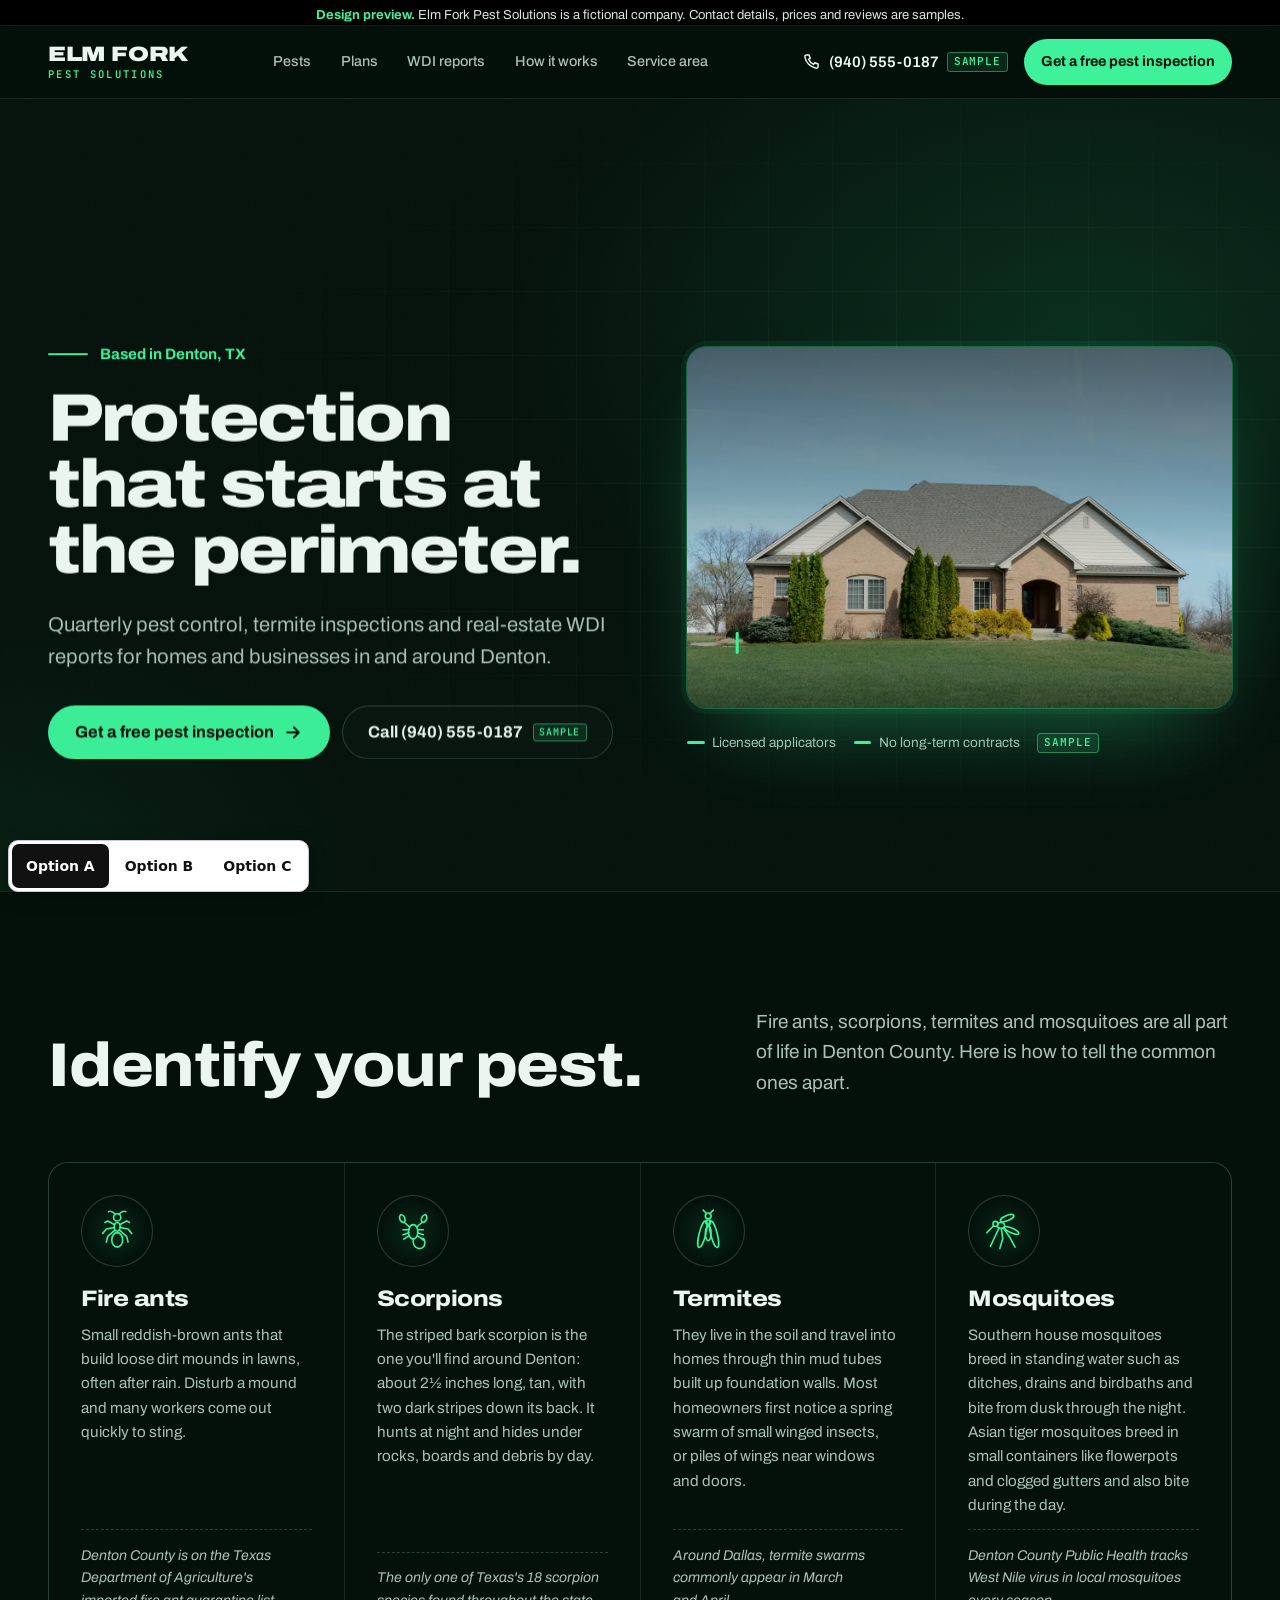
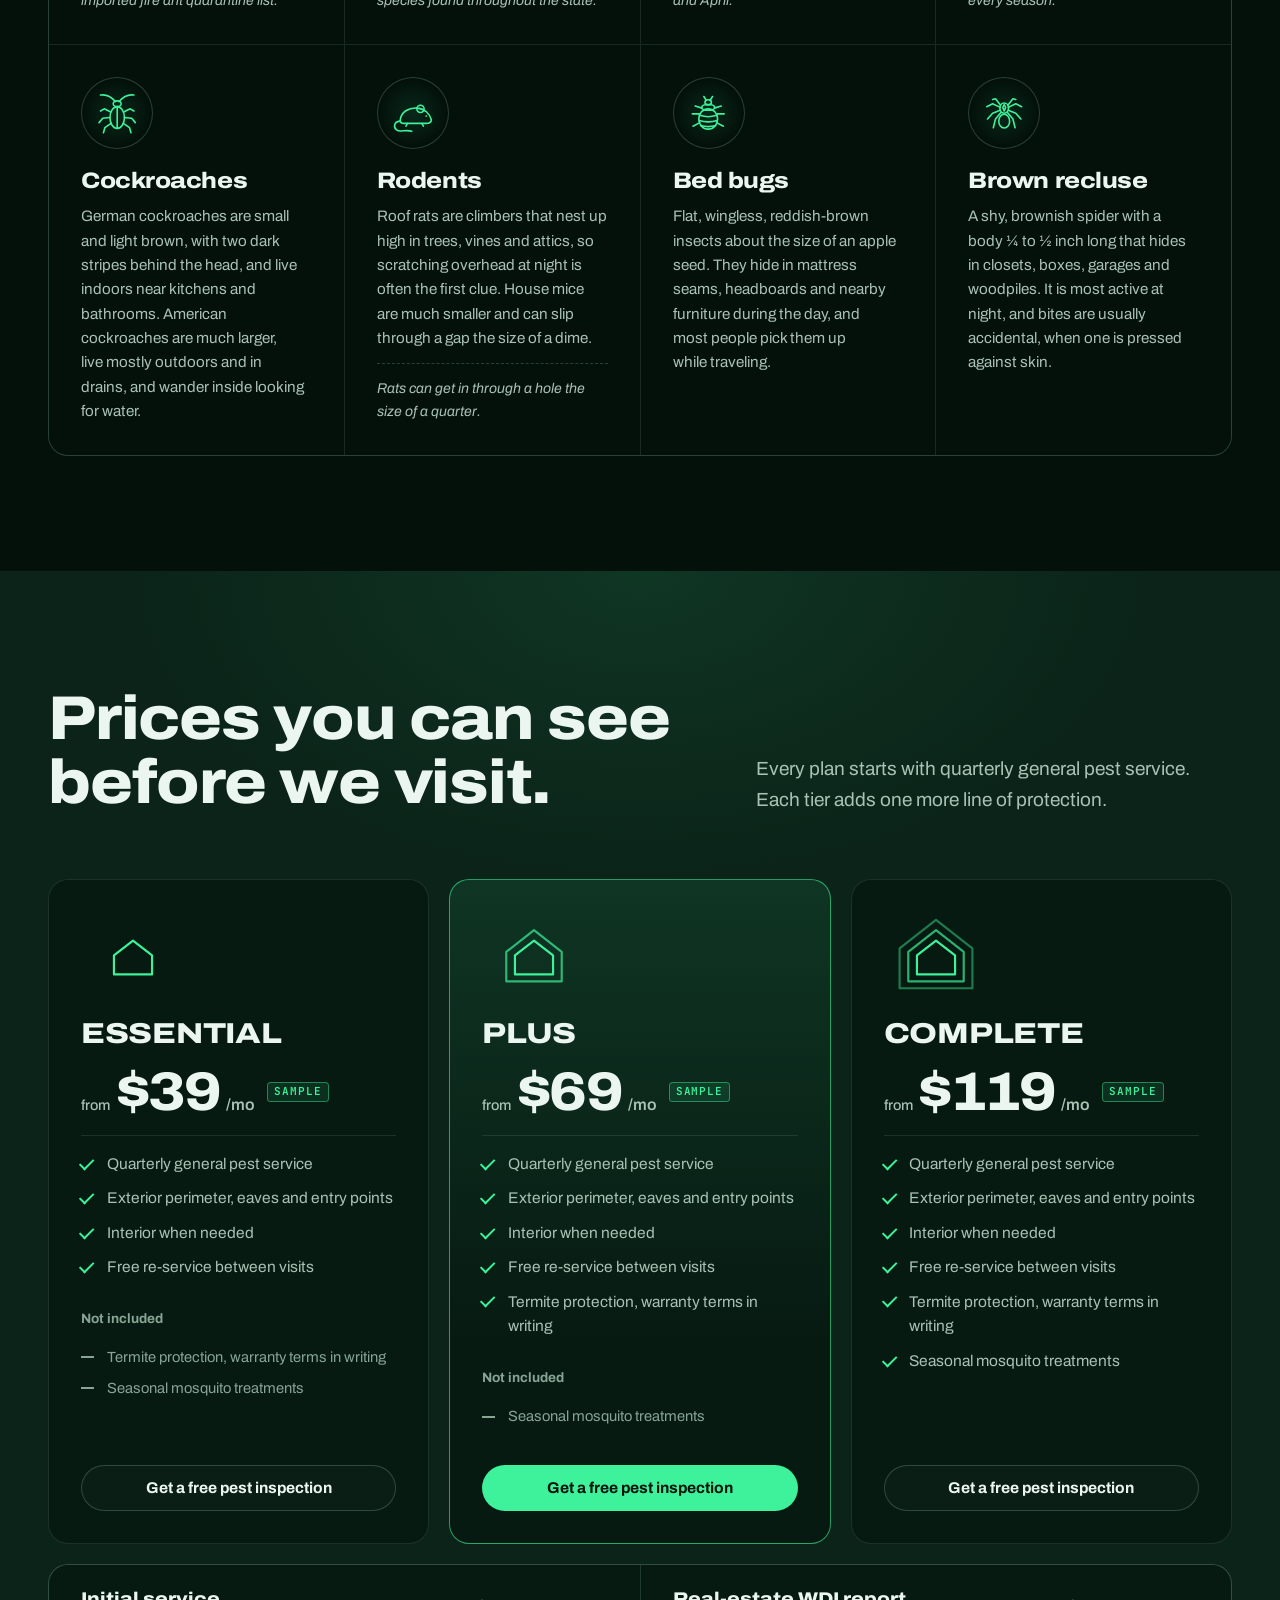
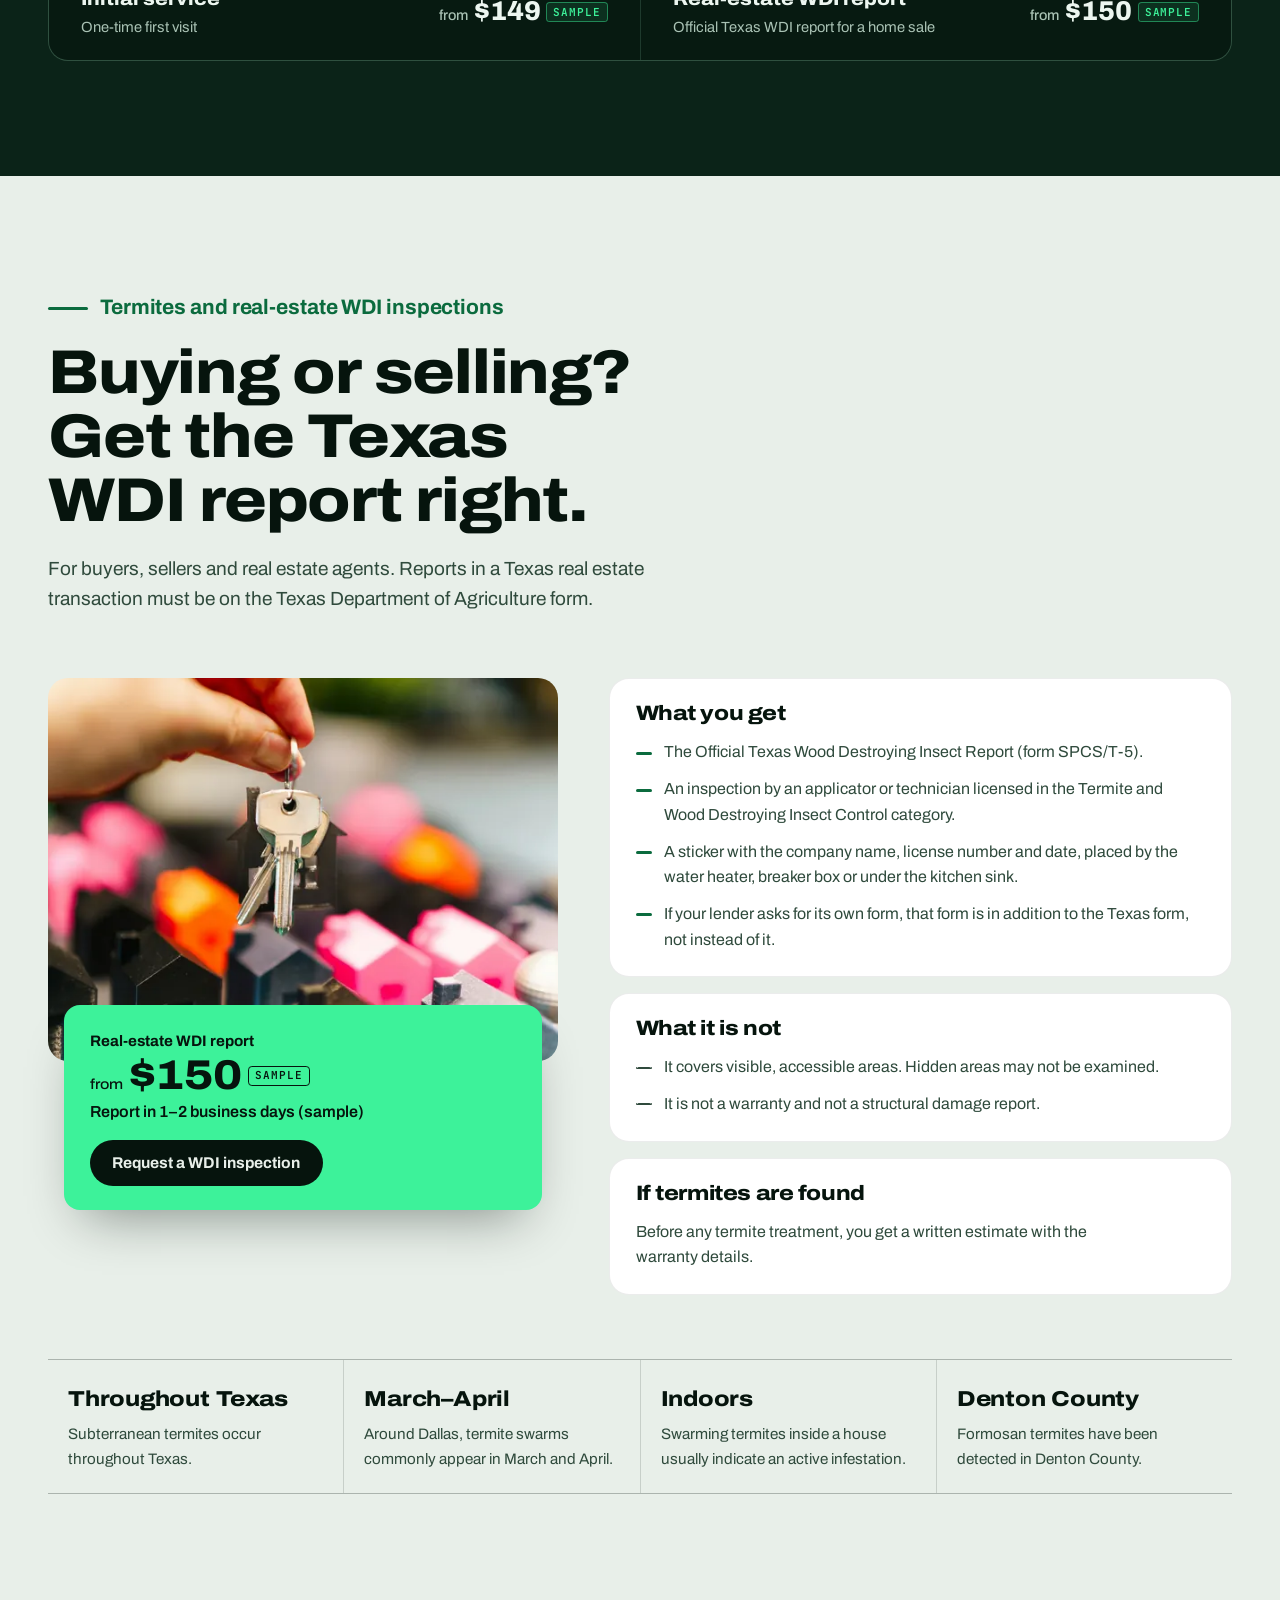
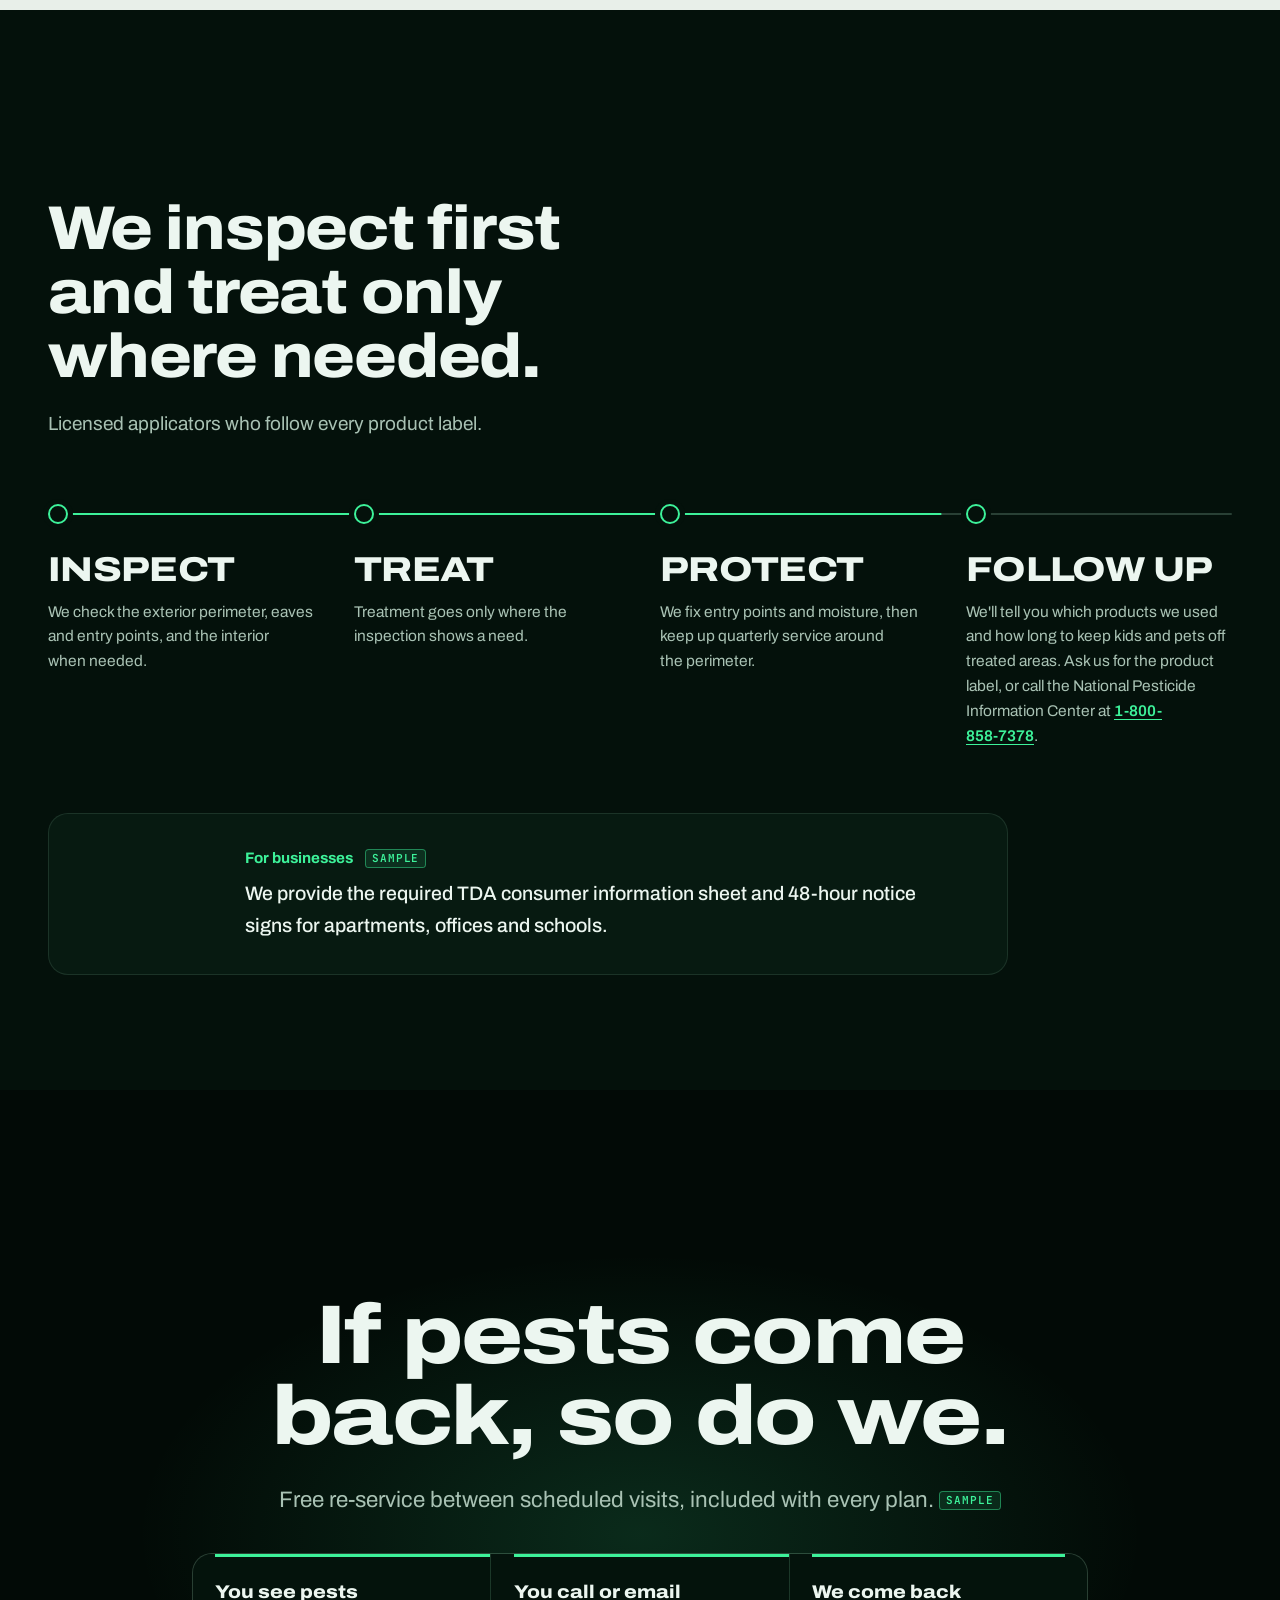
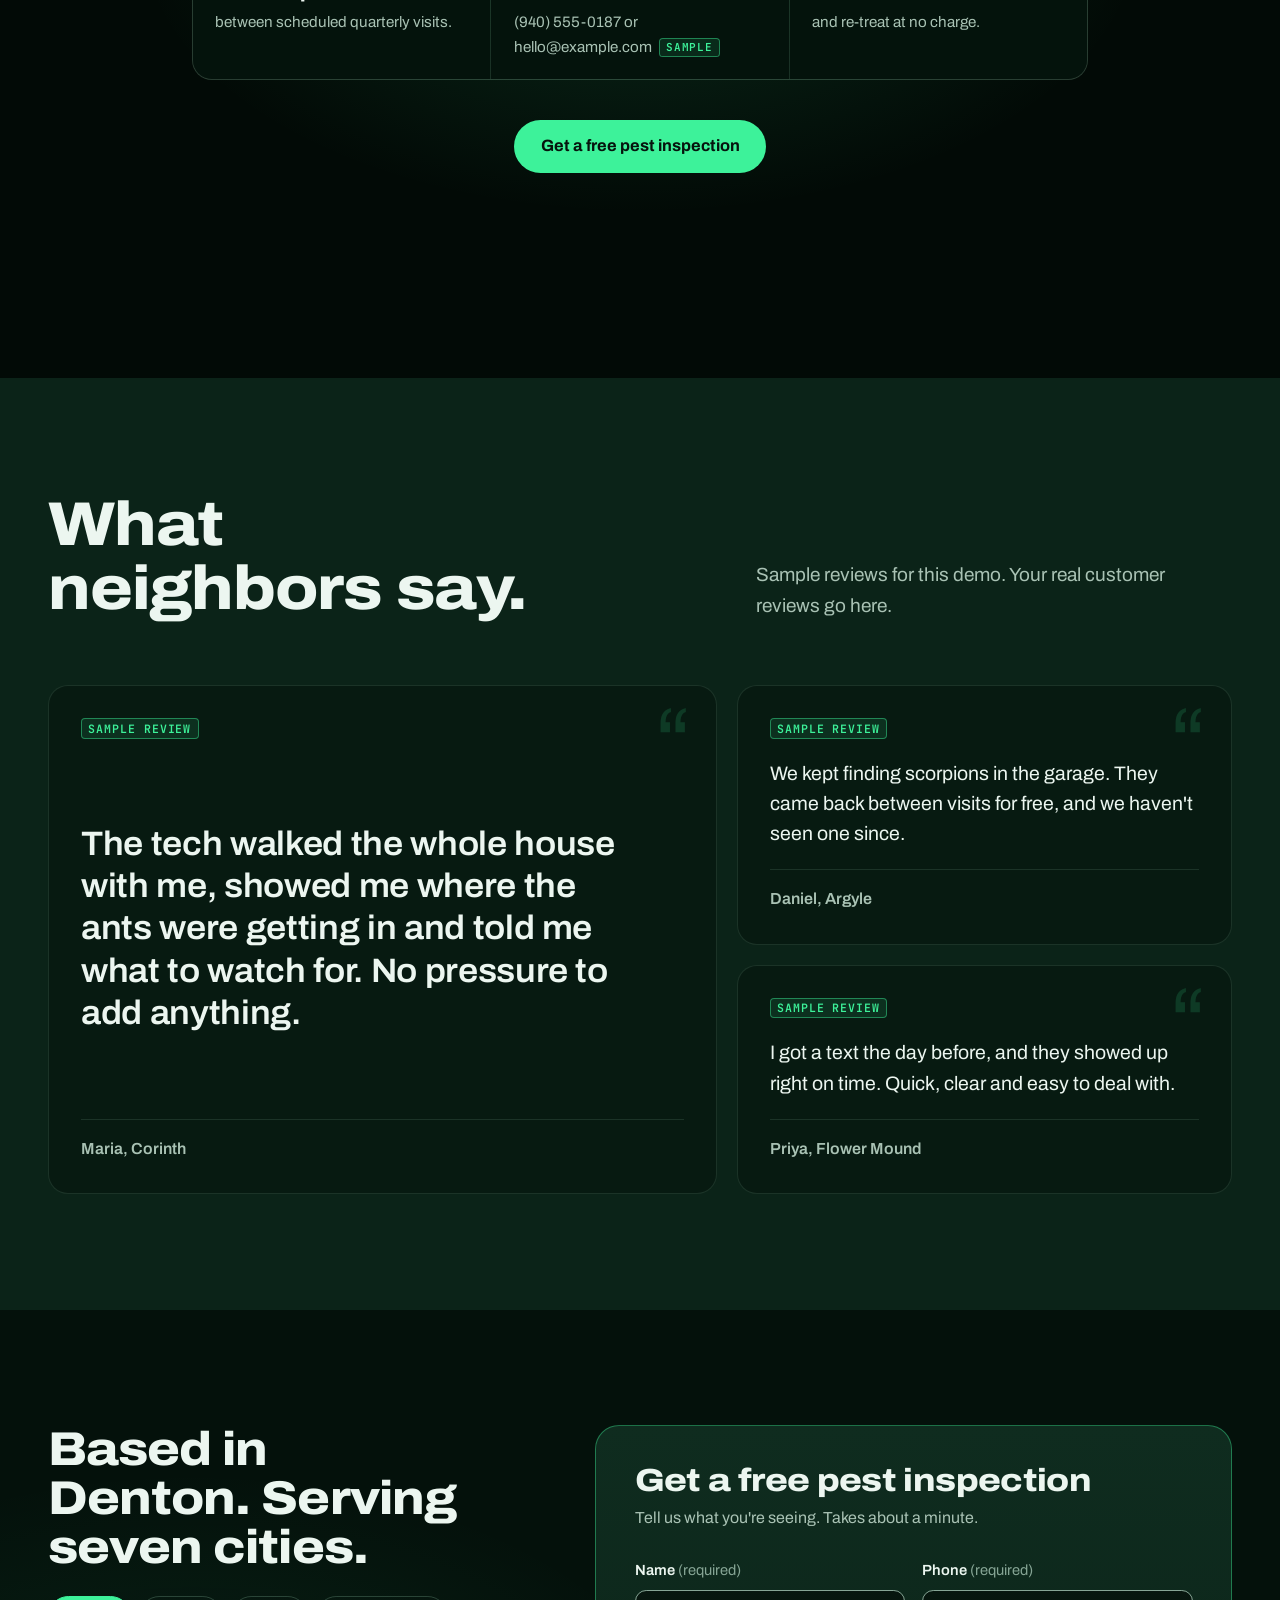
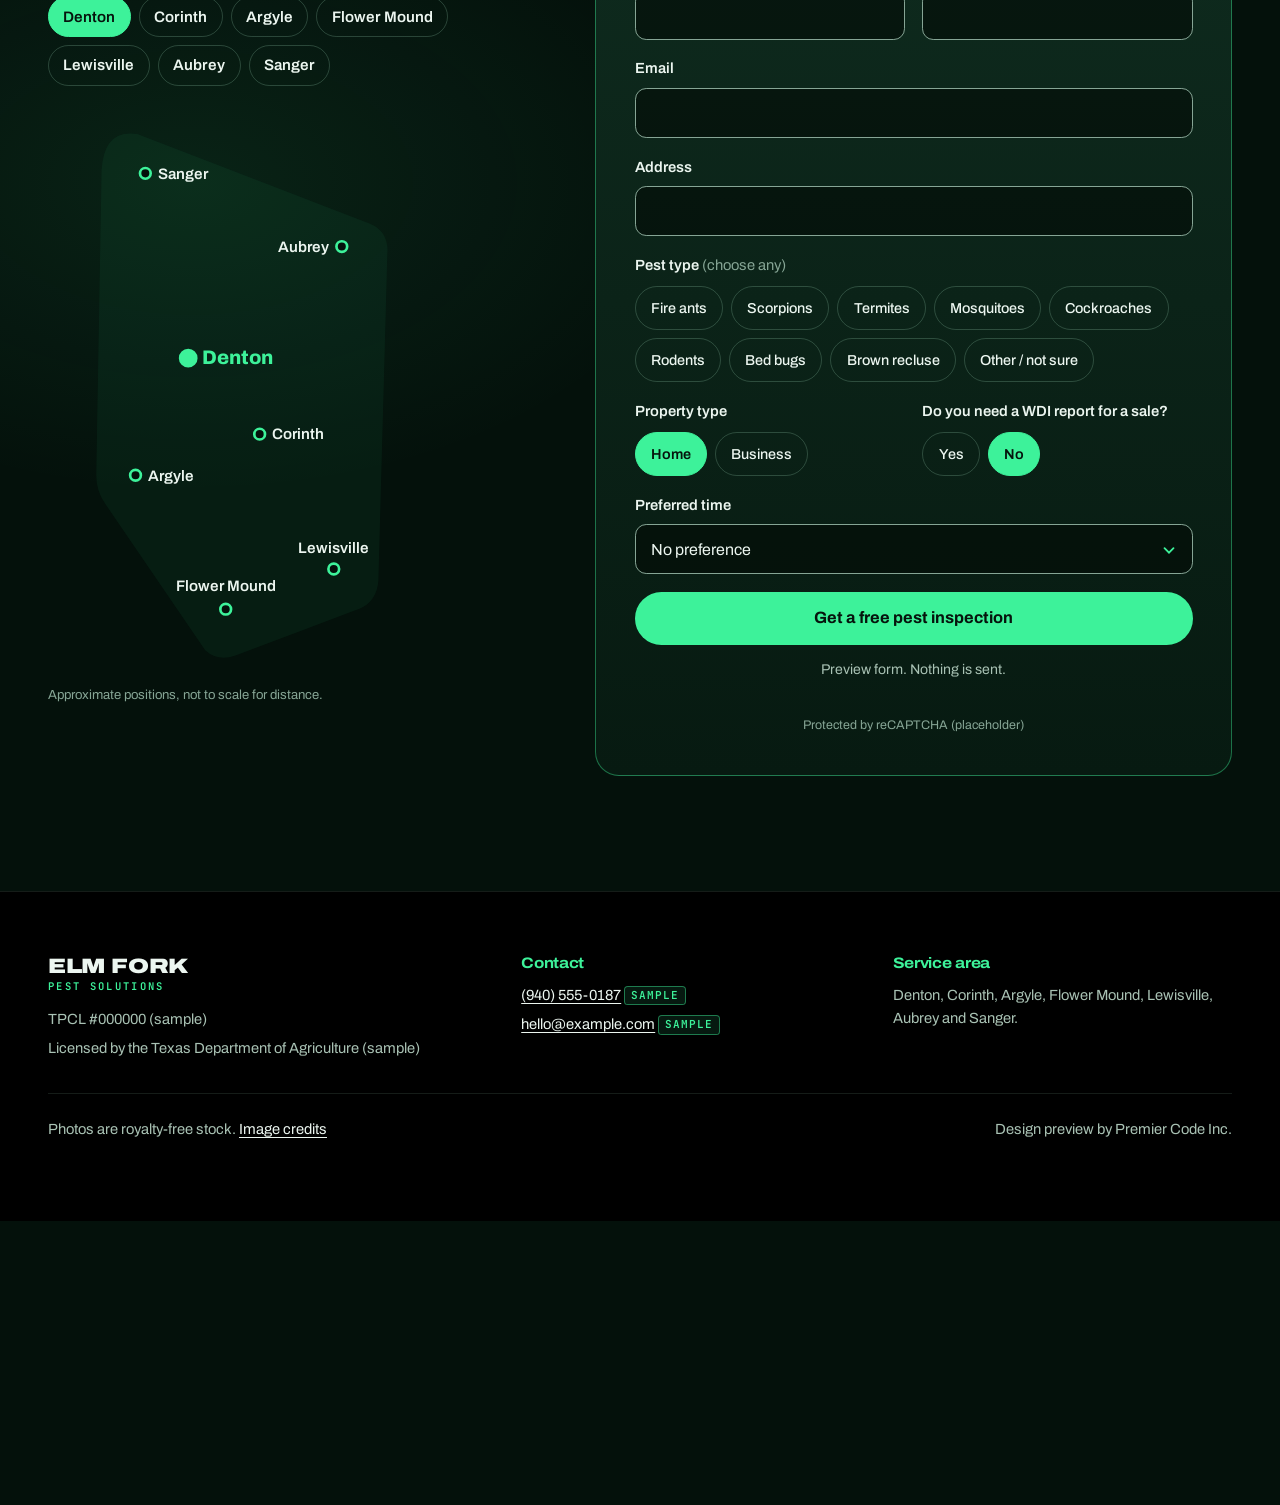
<file: index.html>
<!doctype html>
<html lang="en">
<head>
<meta charset="utf-8">
<meta name="viewport" content="width=device-width, initial-scale=1">
<meta name="robots" content="noindex, nofollow">
<meta http-equiv="refresh" content="0; url=option-a/">
<title>Design preview: Elm Fork Pest Solutions</title>
<style>body{font:16px/1.5 system-ui,-apple-system,"Segoe UI",sans-serif;margin:0;min-height:100vh;display:grid;place-items:center;background:#f6f7f5;color:#1b1f1c}main{padding:2rem;text-align:center}a{color:#14532d}</style>
</head>
<body>
<main>
<h1>Design preview</h1>
<p>Opening Option A. <a href="option-a/">Continue to the design preview</a>.</p>
</main>
<!-- REMOVE AT LAUNCH: option switcher -->
<!-- Copy this block unchanged to the end of <body> on every option page, just before </body>.
     Per page, move aria-current="page" and the "on" class to that page's own link. Change nothing else.
     Links are relative to option-a/, option-b/ and option-c/ folders (one level below the site root). -->
<style class="pv-style">
  html { scroll-padding-bottom: 6rem; }
  footer, .site-footer, body > :last-of-type:not(script):not(nav) { padding-bottom: max(env(safe-area-inset-bottom), 5rem); }
  .pv-switch {
    position: fixed; left: 8px; bottom: 8px; z-index: 9999;
    display: flex; gap: 2px; padding: 3px;
    background: #fff; border: 1px solid #c8ccd2; border-radius: 10px;
    box-shadow: 0 4px 18px rgba(0,0,0,.28);
    font: 600 14px/1.2 system-ui, -apple-system, "Segoe UI", sans-serif;
  }
  .pv-switch a {
    display: flex; align-items: center; justify-content: center;
    min-height: 44px; padding: 0 14px; border-radius: 7px;
    color: #111; background: transparent; text-decoration: none; white-space: nowrap;
  }
  .pv-switch a:hover { background: #eceef1; }
  .pv-switch a.on { color: #fff; background: #111; }
  .pv-switch a:focus-visible { outline: 3px solid #1a73e8; outline-offset: 1px; }
  @media (max-width: 420px) { .pv-switch a { padding: 0 11px; font-size: 13px; } }
  @media print { .pv-switch { display: none; } }
</style>
<nav class="pv-switch" aria-label="Design options">
  <a href="../option-a/">Option A</a>
  <a href="../option-b/">Option B</a>
  <a href="../option-c/">Option C</a>
</nav>
<!-- /REMOVE AT LAUNCH -->
</body>
</html>
</file>
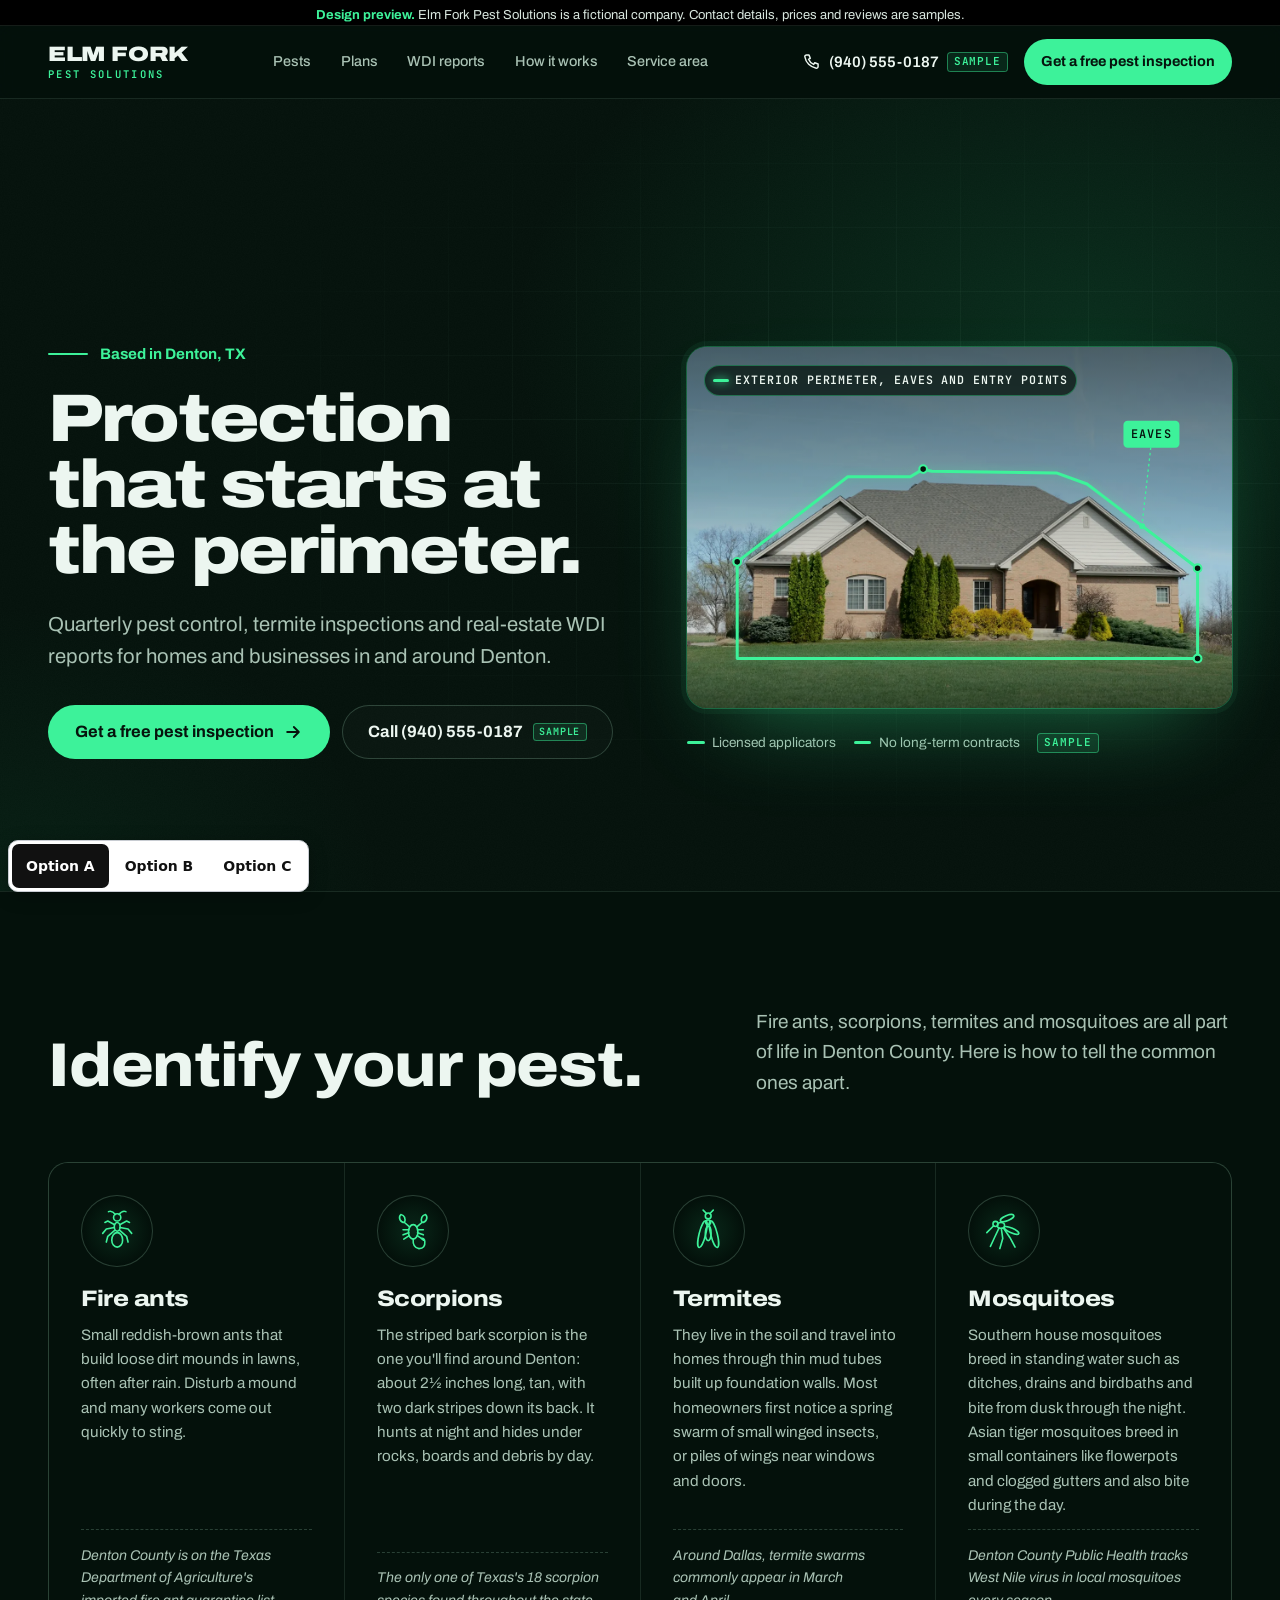
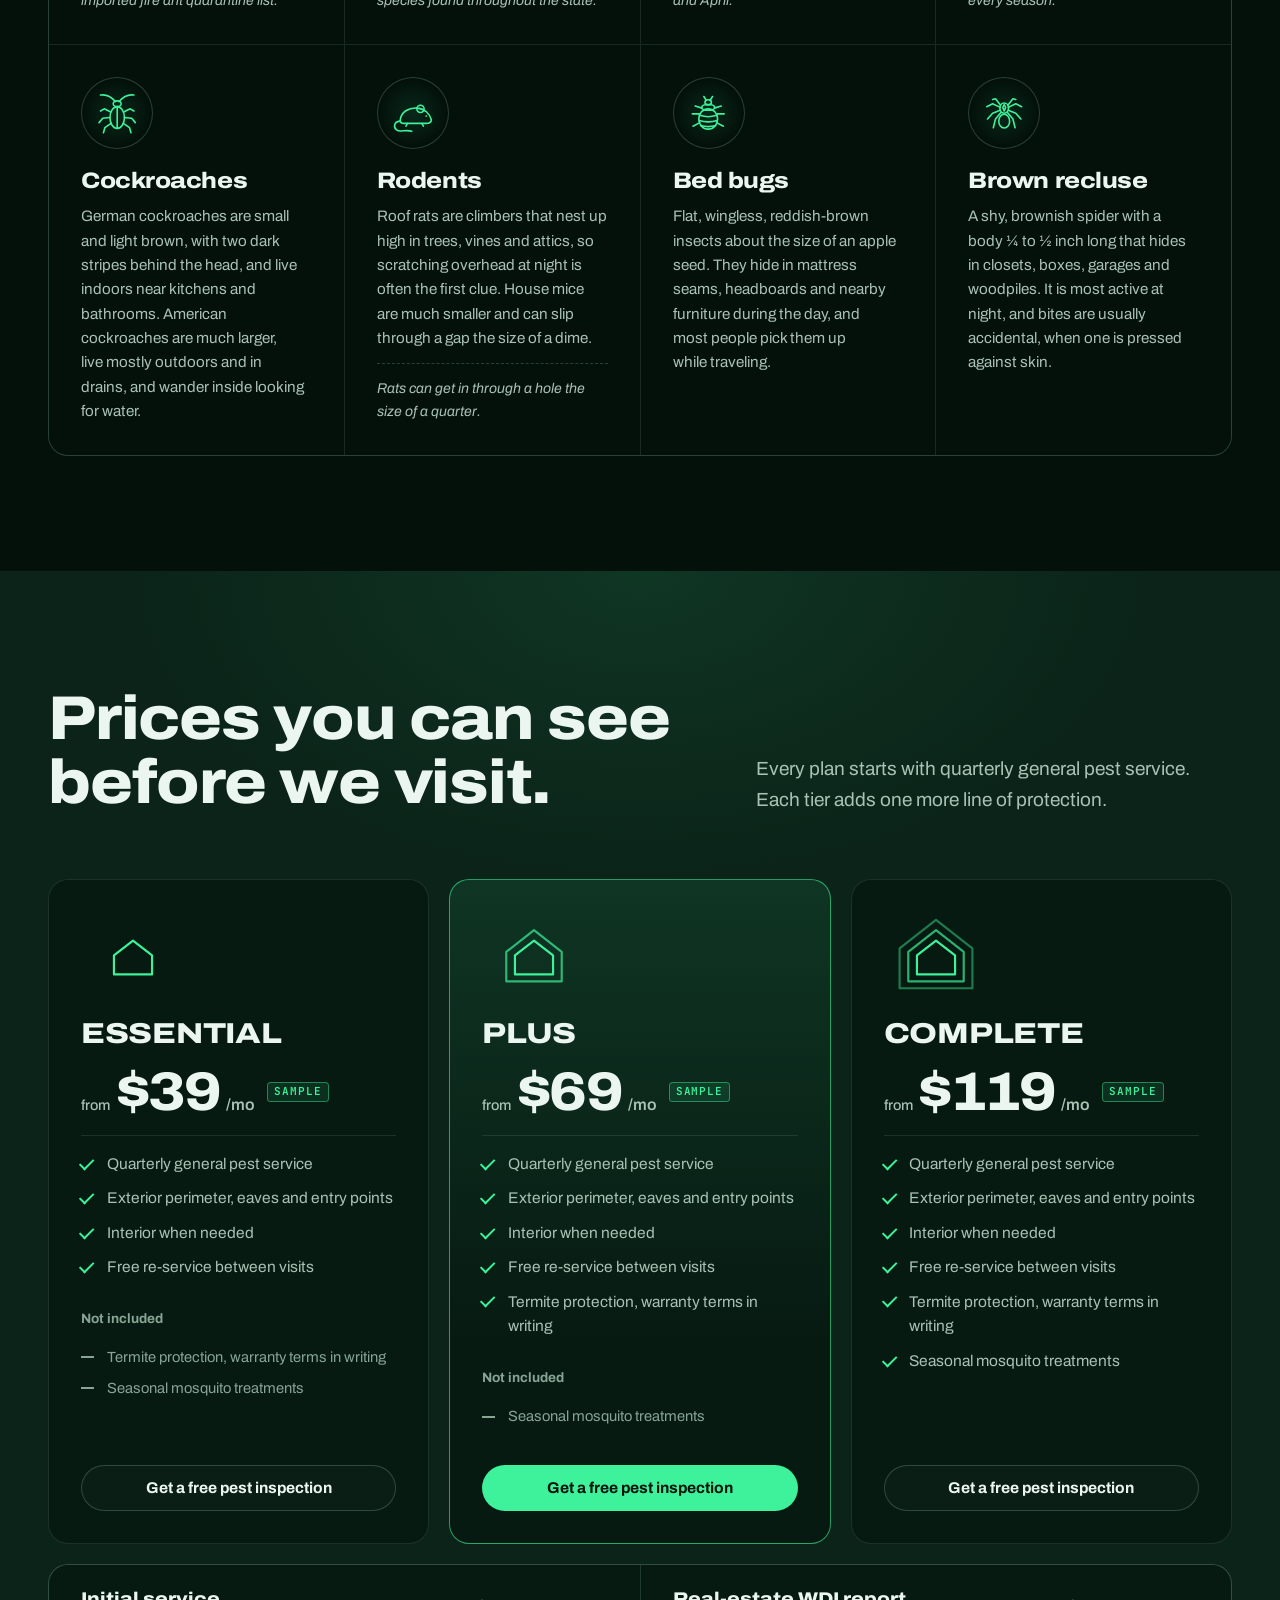
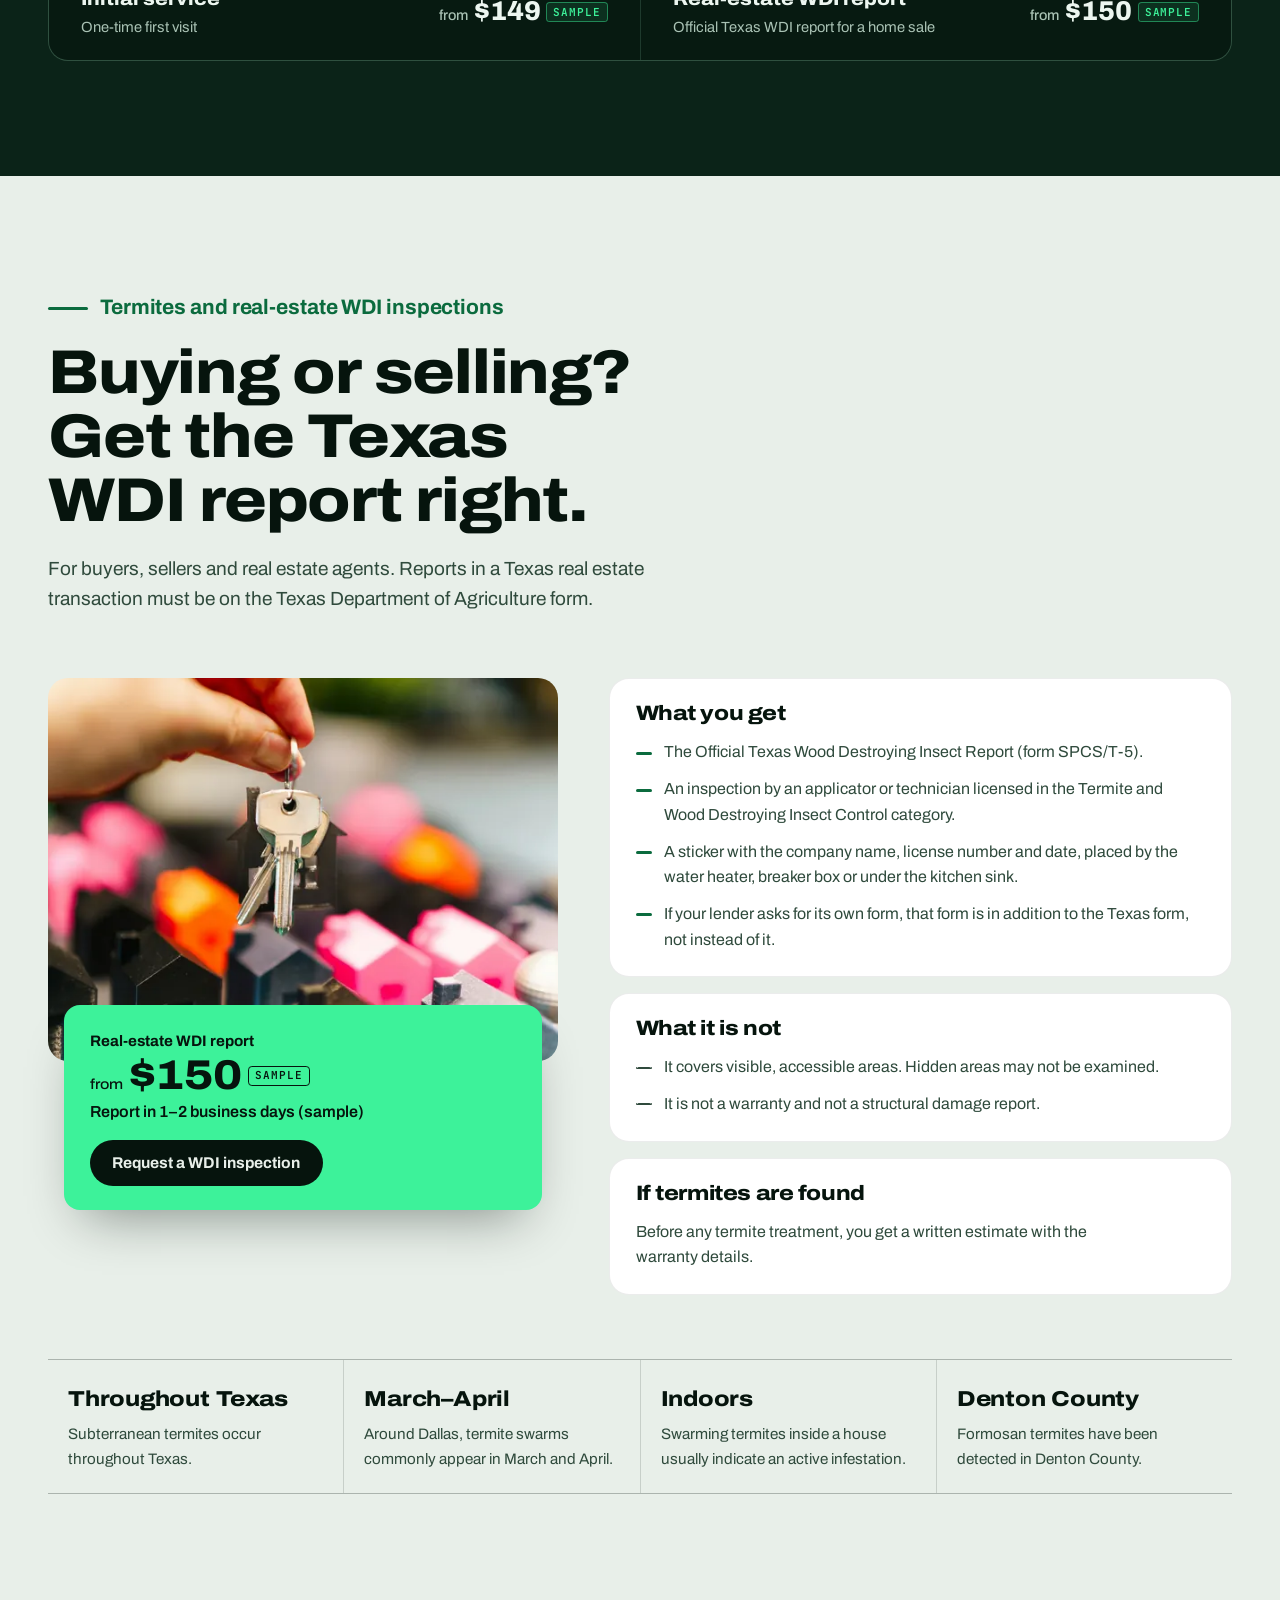
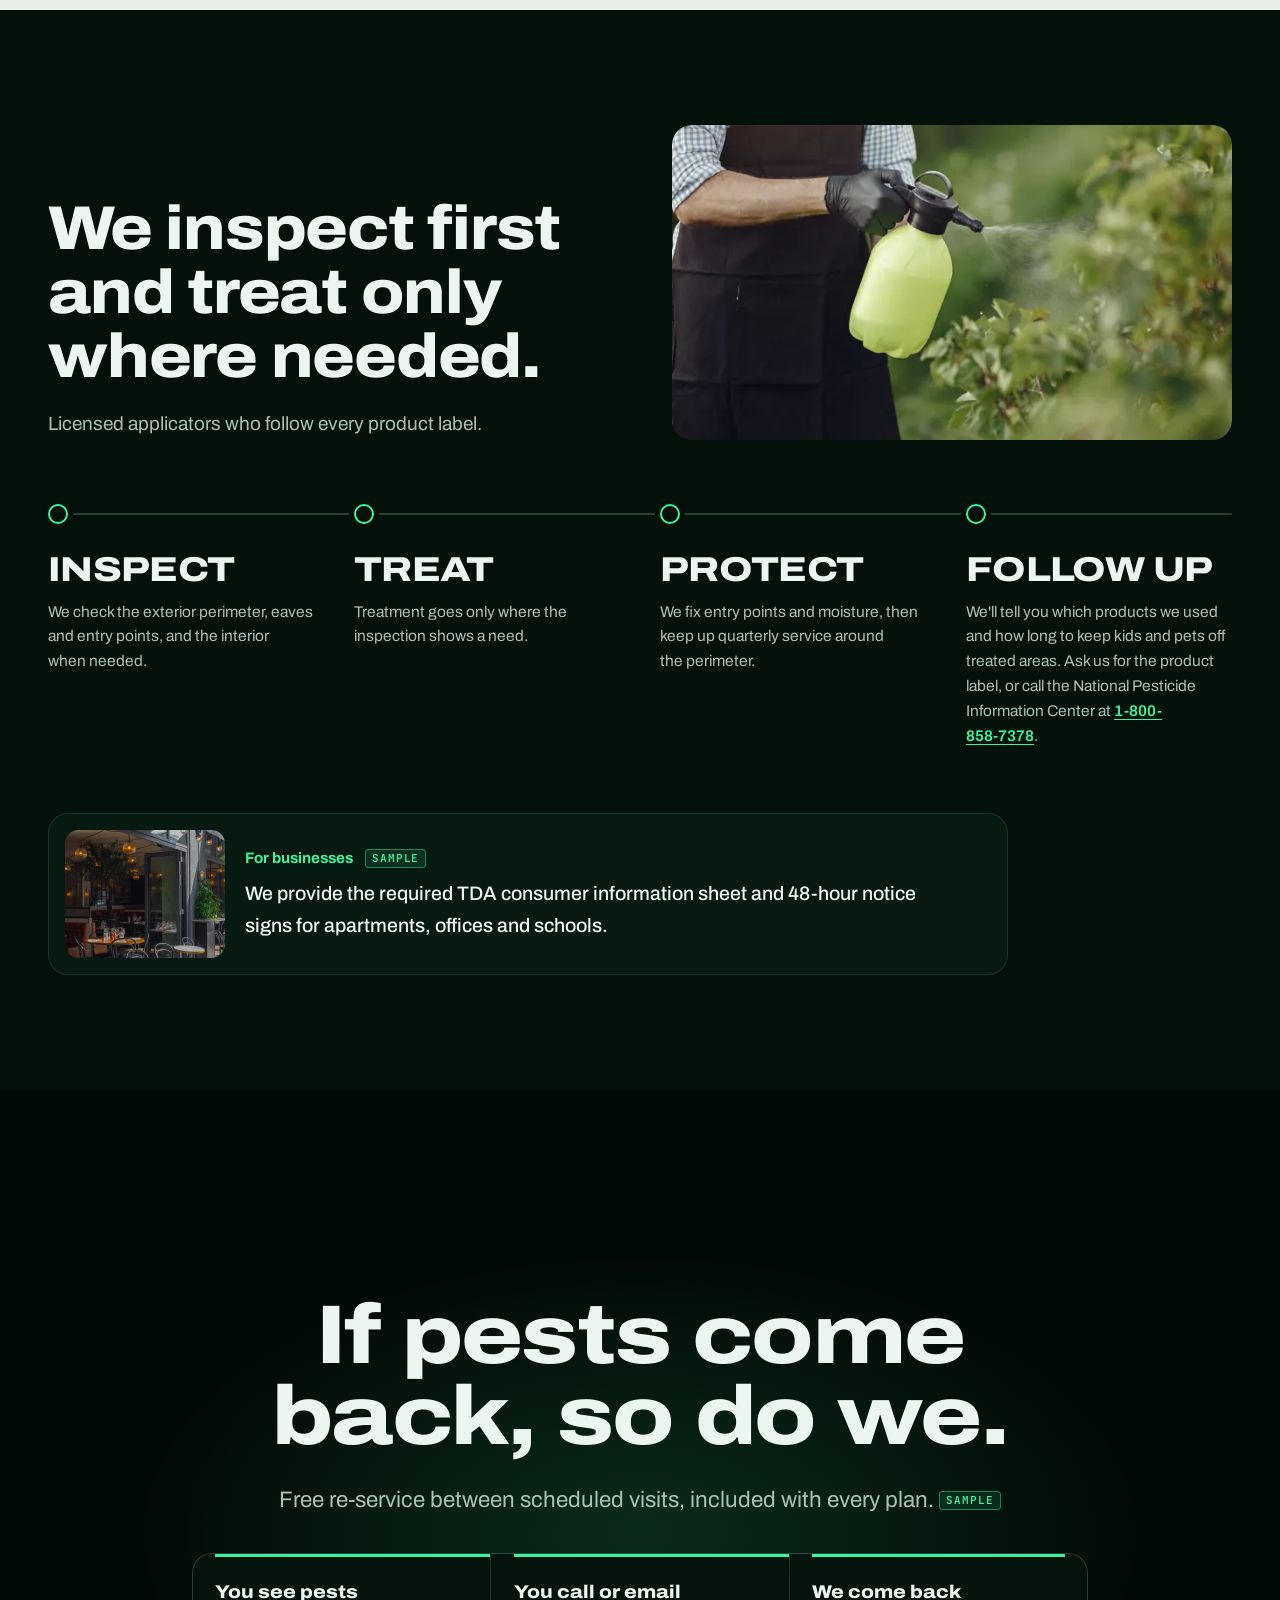
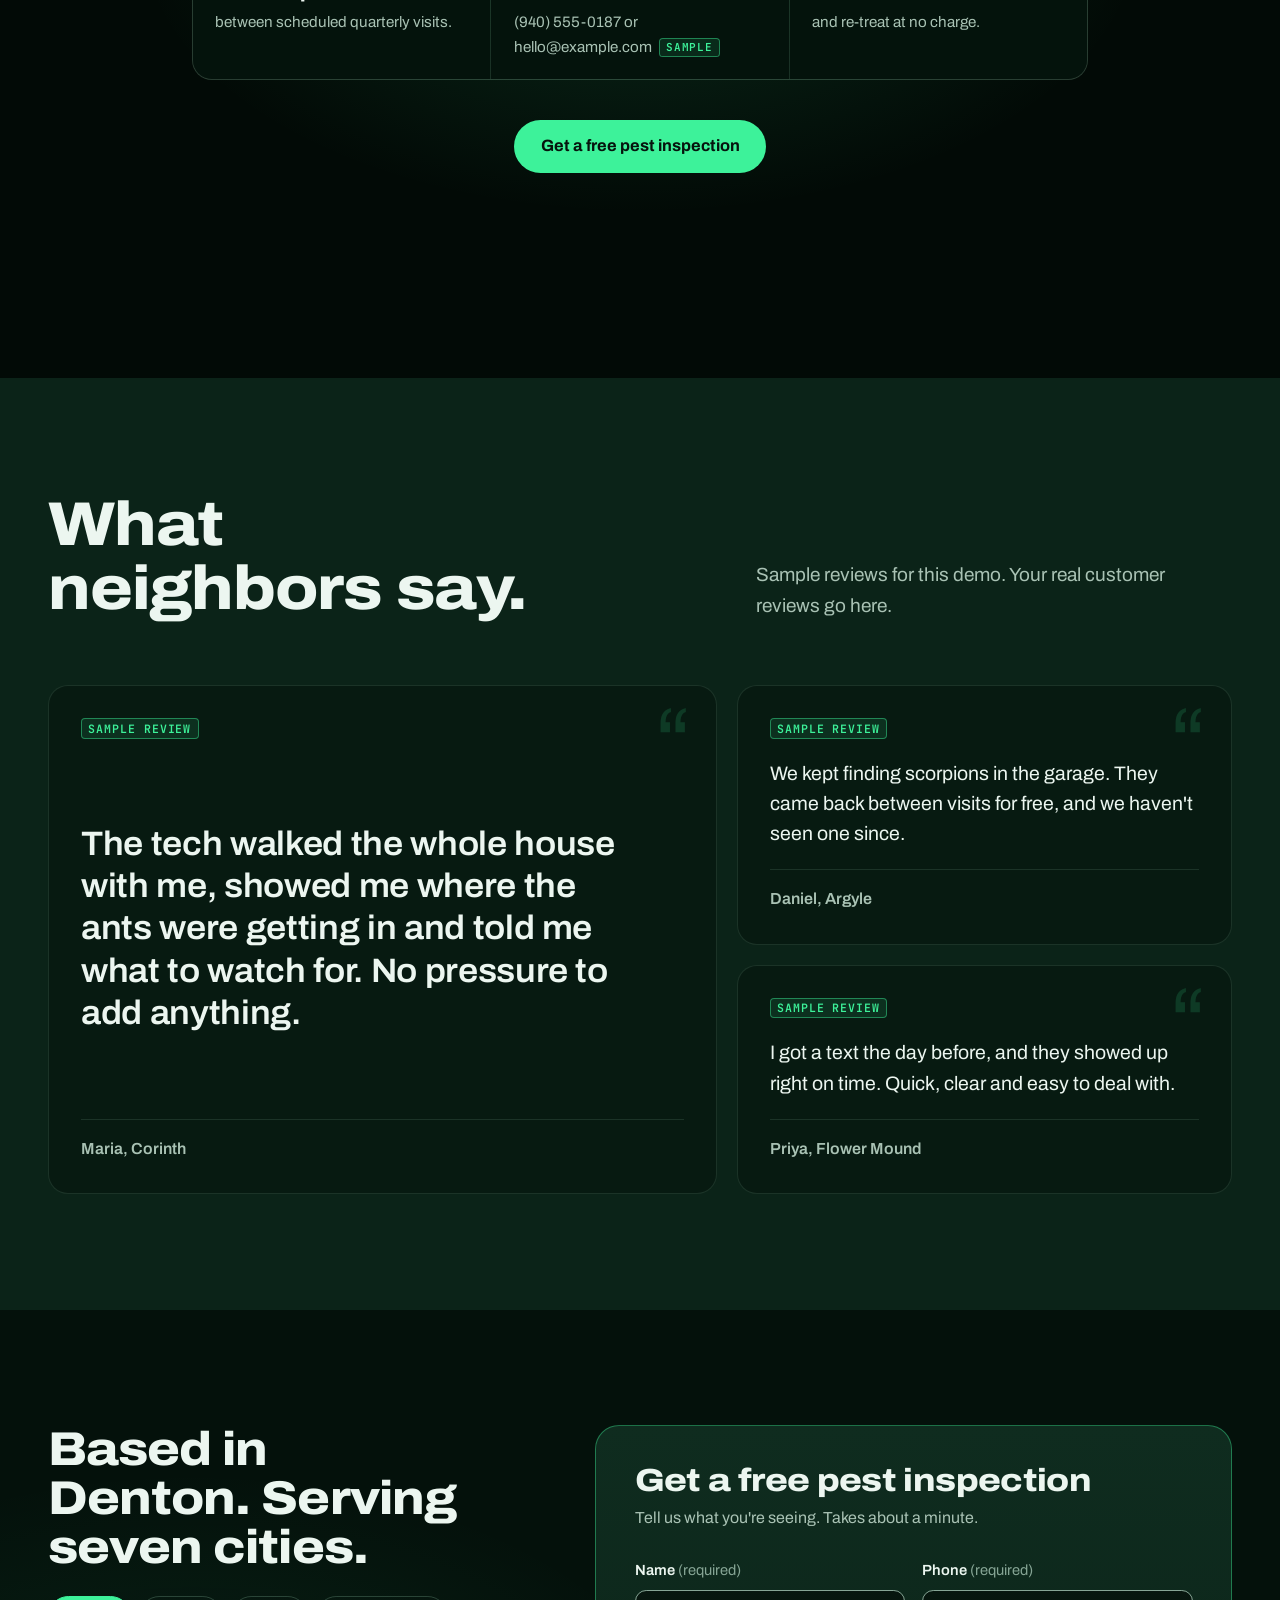
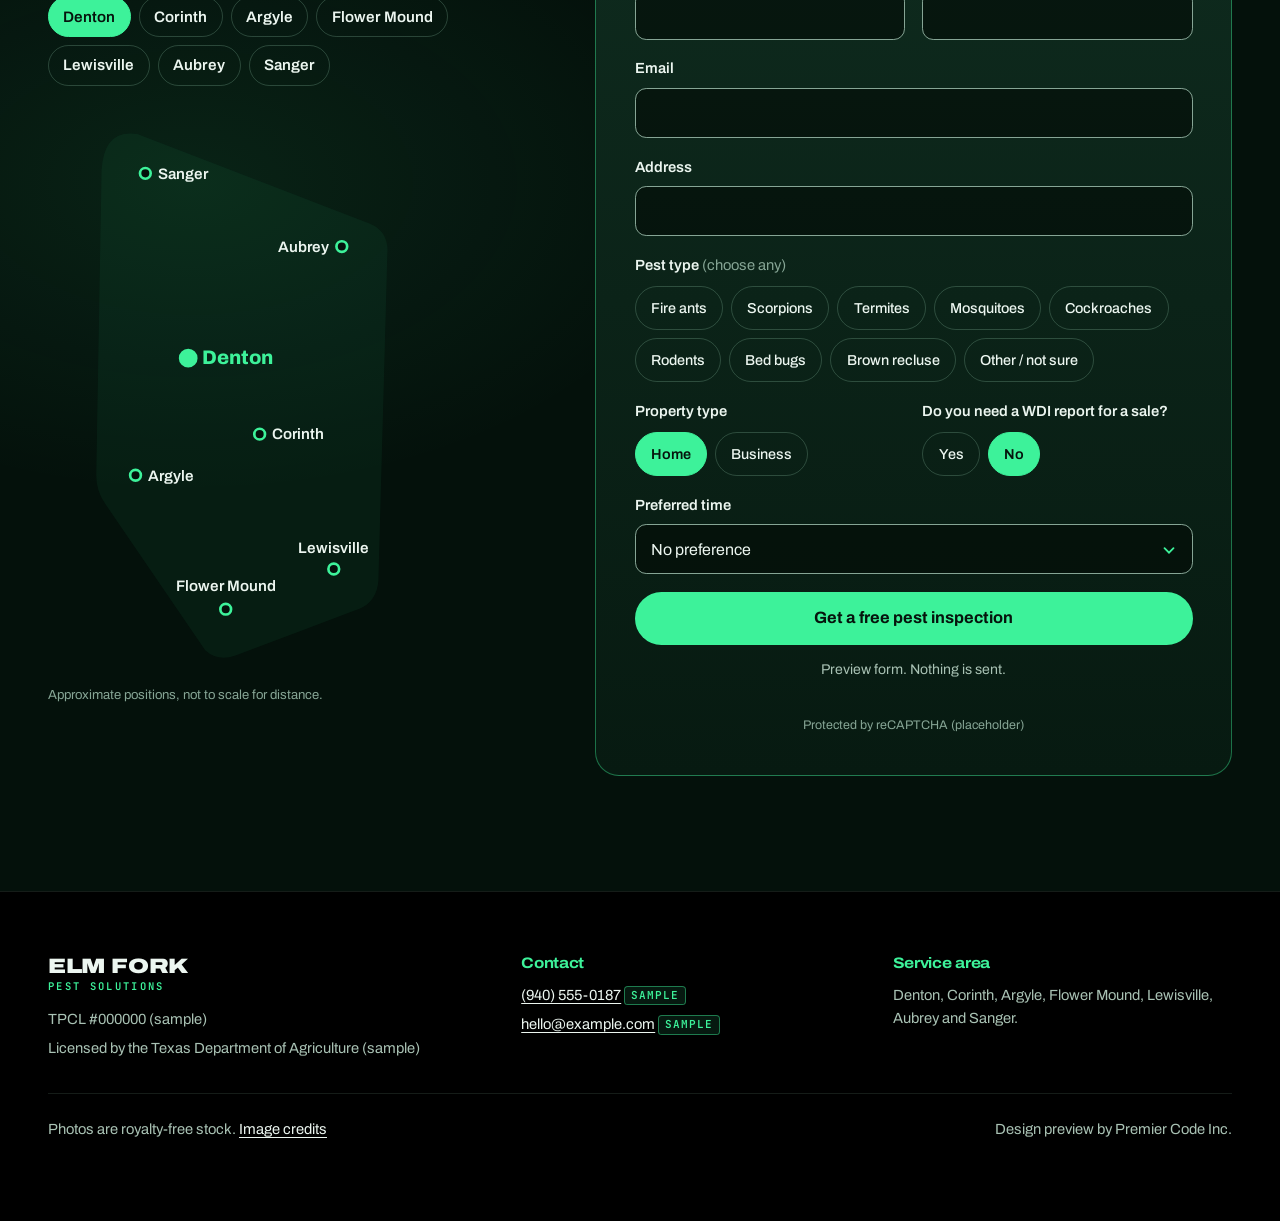
<file: option-a/index.html>
<!-- PITCH NOTE (Option A, "The shield"): A dark, cinematic page where one bright protective line draws itself around the home as you scroll, so the idea of perimeter protection is the first thing you see. Look first at the hero: scroll slowly and watch the line close around the house, then check the published Sample prices and the dedicated WDI section, which no Denton-area competitor has. -->
<!doctype html>
<html lang="en">
<head>
  <meta charset="utf-8">
  <meta name="viewport" content="width=device-width, initial-scale=1">
  <meta name="robots" content="noindex, nofollow">
  <title>Elm Fork Pest Solutions | Pest control in Denton, TX (design preview)</title>
  <meta name="description" content="Design preview for a fictional Denton, TX pest control company: quarterly pest plans, termite inspections and Texas real-estate WDI reports, with Sample prices.">
  <meta name="theme-color" content="#04110b">
  <link rel="preconnect" href="https://fonts.googleapis.com">
  <link rel="preconnect" href="https://fonts.gstatic.com" crossorigin>
  <link rel="stylesheet" href="https://fonts.googleapis.com/css2?family=Archivo:wdth,wght@62..125,400..900&family=JetBrains+Mono:wght@500;600&display=swap">
  <link rel="preload" as="image" href="../assets/img/home-brick-ranch-02-1280.webp" imagesrcset="../assets/img/home-brick-ranch-02-640.webp 640w, ../assets/img/home-brick-ranch-02-1280.webp 1280w, ../assets/img/home-brick-ranch-02-1920.webp 1920w, ../assets/img/home-brick-ranch-02-2400.webp 2400w" imagesizes="(min-width: 960px) 55vw, 100vw">
  <link rel="stylesheet" href="styles.css">
  <script>document.documentElement.classList.add('js');</script>
</head>
<body>
  <a class="skip-link" href="#main">Skip to main content</a>

  <div class="preview-bar" role="note">
    <p><strong>Design preview.</strong> Elm Fork Pest Solutions is a fictional company. Contact details, prices and reviews are samples.</p>
  </div>

  <header class="site-header">
    <div class="wrap header-inner">
      <a class="wordmark" href="#main" aria-label="Elm Fork Pest Solutions, back to top">
        <span class="wordmark-top">Elm Fork</span>
        <span class="wordmark-sub">Pest Solutions</span>
      </a>
      <nav class="main-nav" aria-label="Main">
        <ul>
          <li><a href="#pests">Pests</a></li>
          <li><a href="#plans">Plans</a></li>
          <li><a href="#wdi">WDI reports</a></li>
          <li><a href="#how">How it works</a></li>
          <li><a href="#area">Service area</a></li>
        </ul>
      </nav>
      <details class="nav-menu">
        <summary><svg class="nav-menu-ico" viewBox="0 0 24 24" width="22" height="22" aria-hidden="true" focusable="false"><path d="M4 7h16M4 12h16M4 17h16" fill="none" stroke="currentColor" stroke-width="2" stroke-linecap="round"/></svg><span class="nav-menu-label">Menu</span></summary>
        <ul>
          <li><a href="#pests">Pests</a></li>
          <li><a href="#plans">Plans</a></li>
          <li><a href="#wdi">WDI reports</a></li>
          <li><a href="#how">How it works</a></li>
          <li><a href="#area">Service area</a></li>
        </ul>
      </details>
      <div class="header-actions">
        <!-- PLACEHOLDER: real business phone number -->
        <a class="header-phone" href="tel:+19405550187">
          <svg aria-hidden="true" viewBox="0 0 24 24" width="20" height="20"><path d="M6.6 3.5h3l1.5 4-2 1.3a11 11 0 0 0 6.1 6.1l1.3-2 4 1.5v3a2 2 0 0 1-2.2 2A16.5 16.5 0 0 1 4.6 5.7a2 2 0 0 1 2-2.2z" fill="none" stroke="currentColor" stroke-width="1.8" stroke-linejoin="round"/></svg>
          <span class="header-phone-num">(940) 555-0187</span>
          <span class="tag">Sample</span>
        </a>
        <a class="btn btn-primary btn-header" href="#inspect"><span class="long">Get a free pest inspection</span><span class="short">Free inspection</span></a>
      </div>
    </div>
  </header>

  <main id="main" tabindex="-1">

    <!-- 1. HERO -->
    <section class="hero" aria-labelledby="hero-title">
      <div class="hero-glow" aria-hidden="true"></div>
      <div class="wrap hero-grid">
        <div class="hero-copy">
          <p class="eyebrow"><span class="eyebrow-line" aria-hidden="true"></span>Based in Denton, TX</p>
          <h1 id="hero-title">Protection that starts at the perimeter.</h1>
          <p class="hero-lede">Quarterly pest control, termite inspections and real-estate WDI reports for homes and businesses in and around Denton.</p>
          <div class="hero-ctas">
            <a class="btn btn-primary btn-lg" href="#inspect">Get a free pest inspection
              <svg aria-hidden="true" viewBox="0 0 24 24" width="20" height="20"><path d="M5 12h13m-5-6 6 6-6 6" fill="none" stroke="currentColor" stroke-width="2.2" stroke-linecap="round" stroke-linejoin="round"/></svg>
            </a>
            <a class="btn btn-ghost btn-lg" href="tel:+19405550187">Call (940) 555-0187 <span class="tag">Sample</span></a>
          </div>
        </div>

        <div class="hero-visual">
        <figure class="hero-figure" id="shield">
          <div class="shield-stage">
            <img src="../assets/img/home-brick-ranch-02-1280.webp"
                 srcset="../assets/img/home-brick-ranch-02-640.webp 640w, ../assets/img/home-brick-ranch-02-1280.webp 1280w, ../assets/img/home-brick-ranch-02-1920.webp 1920w, ../assets/img/home-brick-ranch-02-2400.webp 2400w"
                 sizes="(min-width: 960px) 55vw, 100vw"
                 width="1280" height="848" fetchpriority="high"
                 alt="Single-story brick home with trimmed shrubs and a green lawn">
            <svg class="shield-svg" viewBox="0 0 1280 848" preserveAspectRatio="xMidYMax slice" aria-hidden="true" focusable="false">
              <defs>
                <filter id="lineGlow" x="-10%" y="-10%" width="120%" height="120%">
                  <feGaussianBlur stdDeviation="9"/>
                </filter>
              </defs>
              <path class="shield-halo" pathLength="1" d="M118 718 L118 505 L378 305 L525 305 L555 287 L575 292 L868 296 L940 322 L1200 520 L1200 732 L118 732 Z"/>
              <path class="shield-line" pathLength="1" d="M118 718 L118 505 L378 305 L525 305 L555 287 L575 292 L868 296 L940 322 L1200 520 L1200 732 L118 732 Z"/>
              <circle class="shield-node n1" cx="118" cy="505" r="9"/>
              <circle class="shield-node n2" cx="555" cy="287" r="9"/>
              <circle class="shield-node n3" cx="1200" cy="520" r="9"/>
              <circle class="shield-node n4" cx="1200" cy="732" r="9"/>
              <path class="shield-leader" d="M1090 236 L1070 412"/>
              <circle class="shield-leader-dot" cx="1070" cy="421" r="7"/>
            </svg>
            <span class="shield-label l-eaves">Eaves</span>
            <span class="shield-legend"><i aria-hidden="true"></i>Exterior perimeter, eaves and entry points</span>
          </div>
        </figure>
          <!-- PLACEHOLDER: confirm trust points with the client -->
          <ul class="trust" aria-label="Trust points (sample)">
            <li><i class="trust-mark" aria-hidden="true"></i>Licensed applicators</li>
            <li><i class="trust-mark" aria-hidden="true"></i>No long-term contracts</li>
            <li class="trust-tag"><span class="tag">Sample</span></li>
          </ul>
        </div>
      </div>
    </section>

    <!-- 2. IDENTIFY YOUR PEST -->
    <section class="section pests" id="pests" aria-labelledby="pests-title">
      <div class="wrap">
        <header class="section-head split">
          <h2 id="pests-title">Identify your pest.</h2>
          <p class="section-lede">Fire ants, scorpions, termites and mosquitoes are all part of life in Denton County. Here is how to tell the common ones apart.</p>
        </header>

        <ul class="pest-grid" role="list">
          <li class="pest-card">
            <div class="pest-icon" aria-hidden="true">
              <svg viewBox="0 0 64 64"><circle cx="32" cy="13" r="5"/><ellipse cx="32" cy="26" rx="4" ry="6"/><ellipse cx="32" cy="44" rx="7.5" ry="10"/><path d="M29.5 9 Q25 3 20 5 M34.5 9 Q39 3 44 5 M28.5 23 L19 18 L15 20 M28 27 L17 29 L12 35 M28.5 31 L19 39 L17 47 M35.5 23 L45 18 L49 20 M36 27 L47 29 L52 35 M35.5 31 L45 39 L47 47"/></svg>
            </div>
            <h3>Fire ants</h3>
            <p>Small reddish-brown ants that build loose dirt mounds in lawns, often after rain. Disturb a mound and many workers come out quickly to sting.</p>
            <p class="pest-note">Denton County is on the Texas Department of Agriculture's imported fire ant quarantine list.</p>
          </li>
          <li class="pest-card">
            <div class="pest-icon" aria-hidden="true">
              <svg viewBox="0 0 64 64"><ellipse cx="32" cy="33" rx="6.5" ry="10"/><path d="M32 43 Q31 55 40 56 Q49 56 48 46 Q47.5 41 43 42 M43 42 L46.5 44.5 M27 26 L20 20 M37 26 L44 20 M20 20 C14 20 11 13 15 9 M20 20 C22 15 20 10 15 9 M44 20 C50 20 53 13 49 9 M44 20 C42 15 44 10 49 9 M26 30 L18 30 M26 34 L18 37 M26.5 38 L19 43 M38 30 L46 30 M38 34 L46 37 M37.5 38 L45 43"/></svg>
            </div>
            <h3>Scorpions</h3>
            <p>The striped bark scorpion is the one you'll find around Denton: about 2&frac12; inches long, tan, with two dark stripes down its back. It hunts at night and hides under rocks, boards and debris by day.</p>
            <p class="pest-note">The only one of Texas's 18 scorpion species found throughout the state.</p>
          </li>
          <li class="pest-card">
            <div class="pest-icon" aria-hidden="true">
              <svg viewBox="0 0 64 64"><circle cx="32" cy="11" r="4"/><ellipse cx="32" cy="19.5" rx="3.5" ry="3"/><ellipse cx="32" cy="35" rx="4" ry="10"/><ellipse cx="24" cy="36" rx="4.5" ry="19" transform="rotate(14 24 36)"/><ellipse cx="40" cy="36" rx="4.5" ry="19" transform="rotate(-14 40 36)"/><path d="M30 8 L25 3 M34 8 L39 3"/></svg>
            </div>
            <h3>Termites</h3>
            <p>They live in the soil and travel into homes through thin mud tubes built up foundation walls. Most homeowners first notice a spring swarm of small winged insects, or piles of wings near windows and doors.</p>
            <p class="pest-note">Around Dallas, termite swarms commonly appear in March and April.</p>
          </li>
          <li class="pest-card">
            <div class="pest-icon" aria-hidden="true">
              <svg viewBox="0 0 64 64"><circle cx="20" cy="22" r="3.5"/><ellipse cx="27.5" cy="24" rx="5" ry="4"/><ellipse cx="42" cy="31" rx="11" ry="3.2" transform="rotate(24 42 31)"/><ellipse cx="36" cy="14" rx="10" ry="3.5" transform="rotate(-22 36 14)"/><path d="M17.5 24.5 L8 34 M25 27.5 L19 40 L13 53 M28 28 L30 42 L26 56 M30.5 27 L40 41 L47 54"/></svg>
            </div>
            <h3>Mosquitoes</h3>
            <p>Southern house mosquitoes breed in standing water such as ditches, drains and birdbaths and bite from dusk through the night. Asian tiger mosquitoes breed in small containers like flowerpots and clogged gutters and also bite during the day.</p>
            <p class="pest-note">Denton County Public Health tracks West Nile virus in local mosquitoes every season.</p>
          </li>
          <li class="pest-card">
            <div class="pest-icon" aria-hidden="true">
              <svg viewBox="0 0 64 64"><ellipse cx="32" cy="38" rx="10" ry="15"/><ellipse cx="32" cy="19" rx="5.5" ry="4"/><path d="M32 24 L32 52 M29.5 16 Q20 5 9 7 M34.5 16 Q44 5 55 7 M22.5 30 L14 26 L9 29 M22 38 L12 39 L7 45 M23.5 46 L15 52 L13 59 M41.5 30 L50 26 L55 29 M42 38 L52 39 L57 45 M40.5 46 L49 52 L51 59"/></svg>
            </div>
            <h3>Cockroaches</h3>
            <p>German cockroaches are small and light brown, with two dark stripes behind the head, and live indoors near kitchens and bathrooms. American cockroaches are much larger, live mostly outdoors and in drains, and wander inside looking for water.</p>
          </li>
          <li class="pest-card">
            <div class="pest-icon" aria-hidden="true">
              <svg viewBox="0 0 64 64"><path d="M57 41 C55 33 48 26 38 25 C26 24 15 30 14 42 C14 45 16 46 19 46 L50 46 C54 46 57 44 57 41 Z"/><circle cx="42" cy="26" r="5"/><circle cx="50" cy="36" r="1.2" class="fill"/><path d="M14.5 43 C6 43 4 51 9 55 C14 59 22 54 30 57 M24 46 L22 50 M44 46 L46 50"/></svg>
            </div>
            <h3>Rodents</h3>
            <p>Roof rats are climbers that nest up high in trees, vines and attics, so scratching overhead at night is often the first clue. House mice are much smaller and can slip through a gap the size of a dime.</p>
            <p class="pest-note">Rats can get in through a hole the size of a quarter.</p>
          </li>
          <li class="pest-card">
            <div class="pest-icon" aria-hidden="true">
              <svg viewBox="0 0 64 64"><ellipse cx="32" cy="40" rx="13" ry="14"/><ellipse cx="32" cy="24" rx="9" ry="4"/><ellipse cx="32" cy="17" rx="4.5" ry="3.5"/><path d="M20.5 35 Q32 39 43.5 35 M19.5 42 Q32 46 44.5 42 M21.5 49 Q32 52 42.5 49 M29.5 14.5 L26 9 M34.5 14.5 L38 9 M23.5 25 L14 22 M20 33 L10 33 M20.5 45 L11 50 M40.5 25 L50 22 M44 33 L54 33 M43.5 45 L53 50"/></svg>
            </div>
            <h3>Bed bugs</h3>
            <p>Flat, wingless, reddish-brown insects about the size of an apple seed. They hide in mattress seams, headboards and nearby furniture during the day, and most people pick them up while traveling.</p>
          </li>
          <li class="pest-card">
            <div class="pest-icon" aria-hidden="true">
              <svg viewBox="0 0 64 64"><ellipse cx="32" cy="25" rx="6" ry="7"/><ellipse cx="32" cy="43" rx="7.5" ry="9.5"/><path d="M32 20 L30 24 L32 29 L34 24 Z M27 21 L20 12 L16 13 M26.5 24 L16 19 L8 23 M26.5 28 L16 32 L9 40 M27.5 31 L20 40 L17 52 M37 21 L44 12 L48 13 M37.5 24 L48 19 L56 23 M37.5 28 L48 32 L55 40 M36.5 31 L44 40 L47 52"/></svg>
            </div>
            <h3>Brown recluse</h3>
            <p>A shy, brownish spider with a body &frac14; to &frac12; inch long that hides in closets, boxes, garages and woodpiles. It is most active at night, and bites are usually accidental, when one is pressed against skin.</p>
          </li>
        </ul>
      </div>
    </section>

    <!-- 3. PLANS -->
    <section class="section plans" id="plans" aria-labelledby="plans-title">
      <div class="wrap">
        <header class="section-head split">
          <h2 id="plans-title">Prices you can see before we visit.</h2>
          <p class="section-lede">Every plan starts with quarterly general pest service. Each tier adds one more line of protection.</p>
        </header>

        <!-- PLACEHOLDER: all plan prices and inclusions are samples; client to confirm -->
        <div class="plan-grid">
          <article class="plan">
            <svg class="plan-rings" viewBox="0 0 120 100" aria-hidden="true"><path class="ring r1" d="M38 72 V50 L60 33 L82 50 V72 Z"/></svg>
            <h3>Essential</h3>
            <p class="price"><span class="from">from</span> <span class="amount">$39</span><span class="per">/mo</span> <span class="tag">Sample</span></p>
            <ul class="plan-list">
              <li>Quarterly general pest service</li>
              <li>Exterior perimeter, eaves and entry points</li>
              <li>Interior when needed</li>
              <li>Free re-service between visits</li>
            </ul>
            <p class="plan-no-label" id="no-essential">Not included</p>
            <ul class="plan-list plan-list-no" aria-labelledby="no-essential">
              <li>Termite protection, warranty terms in writing</li>
              <li>Seasonal mosquito treatments</li>
            </ul>
            <a class="btn btn-ghost" href="#inspect">Get a free pest inspection</a>
          </article>
          <article class="plan plan-feature">
            <svg class="plan-rings" viewBox="0 0 120 100" aria-hidden="true"><path class="ring r2" d="M28 80 V46 L60 21 L92 46 V80 Z"/><path class="ring r1" d="M38 72 V50 L60 33 L82 50 V72 Z"/></svg>
            <h3>Plus</h3>
            <p class="price"><span class="from">from</span> <span class="amount">$69</span><span class="per">/mo</span> <span class="tag">Sample</span></p>
            <ul class="plan-list">
              <li>Quarterly general pest service</li>
              <li>Exterior perimeter, eaves and entry points</li>
              <li>Interior when needed</li>
              <li>Free re-service between visits</li>
              <li>Termite protection, warranty terms in writing</li>
            </ul>
            <p class="plan-no-label" id="no-plus">Not included</p>
            <ul class="plan-list plan-list-no" aria-labelledby="no-plus">
              <li>Seasonal mosquito treatments</li>
            </ul>
            <a class="btn btn-primary" href="#inspect">Get a free pest inspection</a>
          </article>
          <article class="plan">
            <svg class="plan-rings" viewBox="0 0 120 100" aria-hidden="true"><path class="ring r3" d="M18 88 V42 L60 9 L102 42 V88 Z"/><path class="ring r2" d="M28 80 V46 L60 21 L92 46 V80 Z"/><path class="ring r1" d="M38 72 V50 L60 33 L82 50 V72 Z"/></svg>
            <h3>Complete</h3>
            <p class="price"><span class="from">from</span> <span class="amount">$119</span><span class="per">/mo</span> <span class="tag">Sample</span></p>
            <ul class="plan-list">
              <li>Quarterly general pest service</li>
              <li>Exterior perimeter, eaves and entry points</li>
              <li>Interior when needed</li>
              <li>Free re-service between visits</li>
              <li>Termite protection, warranty terms in writing</li>
              <li>Seasonal mosquito treatments</li>
            </ul>
            <a class="btn btn-ghost" href="#inspect">Get a free pest inspection</a>
          </article>
        </div>

        <div class="extras">
          <div class="extra">
            <p class="extra-name">Initial service</p>
            <p class="extra-desc">One-time first visit</p>
            <p class="extra-price"><span class="from">from</span> $149 <span class="tag">Sample</span></p>
          </div>
          <div class="extra">
            <p class="extra-name">Real-estate WDI report</p>
            <p class="extra-desc">Official Texas WDI report for a home sale</p>
            <p class="extra-price"><span class="from">from</span> $150 <span class="tag">Sample</span></p>
          </div>
        </div>
      </div>
    </section>

    <!-- 4. TERMITES + WDI -->
    <section class="section wdi" id="wdi" aria-labelledby="wdi-title">
      <div class="wrap">
        <header class="section-head">
          <p class="kicker">Termites and real-estate WDI inspections</p>
          <h2 id="wdi-title">Buying or selling? Get the Texas WDI report right.</h2>
          <p class="section-lede">For buyers, sellers and real estate agents. Reports in a Texas real estate transaction must be on the Texas Department of Agriculture form.</p>
        </header>

        <div class="wdi-grid">
          <div class="wdi-media">
            <img src="../assets/img/realestate-keys-01-1280.webp"
                 srcset="../assets/img/realestate-keys-01-640.webp 640w, ../assets/img/realestate-keys-01-1280.webp 1280w, ../assets/img/realestate-keys-01-1920.webp 1920w"
                 sizes="(min-width: 960px) 40vw, 100vw"
                 width="1280" height="854" loading="lazy"
                 alt="Hand holding a house key over small model homes">
            <!-- PLACEHOLDER: WDI price and turnaround are samples; client to confirm -->
            <div class="wdi-price">
              <p class="wdi-price-label">Real-estate WDI report</p>
              <p class="wdi-price-amount"><span class="from">from</span> $150 <span class="tag tag-dark">Sample</span></p>
              <p class="wdi-turn">Report in 1&ndash;2 business days (sample)</p>
              <a class="btn btn-dark" href="#inspect">Request a WDI inspection</a>
            </div>
          </div>

          <div class="wdi-facts">
            <div class="fact-block">
              <h3>What you get</h3>
              <ul class="checks">
                <li>The Official Texas Wood Destroying Insect Report (form SPCS/T-5).</li>
                <li>An inspection by an applicator or technician licensed in the Termite and Wood Destroying Insect Control category.</li>
                <li>A sticker with the company name, license number and date, placed by the water heater, breaker box or under the kitchen sink.</li>
                <li>If your lender asks for its own form, that form is in addition to the Texas form, not instead of it.</li>
              </ul>
            </div>
            <div class="fact-block">
              <h3>What it is not</h3>
              <ul class="checks checks-neg">
                <li>It covers visible, accessible areas. Hidden areas may not be examined.</li>
                <li>It is not a warranty and not a structural damage report.</li>
              </ul>
            </div>
            <div class="fact-block">
              <h3>If termites are found</h3>
              <p>Before any termite treatment, you get a written estimate with the warranty details.</p>
            </div>
          </div>
        </div>

        <ul class="termite-strip" role="list">
          <li><span class="strip-k">Throughout Texas</span>Subterranean termites occur throughout Texas.</li>
          <li><span class="strip-k">March&ndash;April</span>Around Dallas, termite swarms commonly appear in March and April.</li>
          <li><span class="strip-k">Indoors</span>Swarming termites inside a house usually indicate an active infestation.</li>
          <li><span class="strip-k">Denton County</span>Formosan termites have been detected in Denton County.</li>
        </ul>
      </div>
    </section>

    <!-- 5. HOW SERVICE WORKS -->
    <section class="section how" id="how" aria-labelledby="how-title">
      <div class="wrap">
        <div class="how-top">
          <header class="section-head">
            <h2 id="how-title">We inspect first and treat only where needed.</h2>
            <p class="section-lede">Licensed applicators who follow every product label.</p>
          </header>
          <figure class="how-figure">
            <img src="../assets/img/tech-shrub-spray-hands-01-1280.webp"
                 srcset="../assets/img/tech-shrub-spray-hands-01-640.webp 640w, ../assets/img/tech-shrub-spray-hands-01-1280.webp 1280w, ../assets/img/tech-shrub-spray-hands-01-1920.webp 1920w"
                 sizes="(min-width: 960px) 45vw, 100vw"
                 width="1280" height="853" loading="lazy"
                 alt="Gloved hand spraying shrubs with a handheld sprayer">
          </figure>
        </div>

        <!-- PLACEHOLDER: service process is a sample; client to confirm -->
        <ol class="steps" id="steps">
          <li class="step">
            <span class="step-node" aria-hidden="true"></span>
            <h3>Inspect</h3>
            <p>We check the exterior perimeter, eaves and entry points, and the interior when needed.</p>
          </li>
          <li class="step">
            <span class="step-node" aria-hidden="true"></span>
            <h3>Treat</h3>
            <p>Treatment goes only where the inspection shows a need.</p>
          </li>
          <li class="step">
            <span class="step-node" aria-hidden="true"></span>
            <h3>Protect</h3>
            <p>We fix entry points and moisture, then keep up quarterly service around the perimeter.</p>
          </li>
          <li class="step">
            <span class="step-node" aria-hidden="true"></span>
            <h3>Follow up</h3>
            <p>We'll tell you which products we used and how long to keep kids and pets off treated areas. Ask us for the product label, or call the National Pesticide Information Center at <a href="tel:+18008587378">1-800-858-7378</a>.</p>
          </li>
          <li class="steps-track" aria-hidden="true"><span class="steps-fill"></span></li>
        </ol>

        <!-- PLACEHOLDER: commercial service claim is a sample; client to confirm -->
        <aside class="commercial" aria-label="Commercial service">
          <img src="../assets/img/restaurant-patio-01-640.webp"
               srcset="../assets/img/restaurant-patio-01-640.webp 640w, ../assets/img/restaurant-patio-01-1280.webp 1280w"
               sizes="(min-width: 960px) 14rem, 40vw"
               width="640" height="1024" loading="lazy"
               alt="Empty restaurant patio with bistro tables and string lights">
          <div>
            <p class="eyebrow eyebrow-sm">For businesses <span class="tag">Sample</span></p>
            <p class="commercial-text">We provide the required TDA consumer information sheet and 48-hour notice signs for apartments, offices and schools.</p>
          </div>
        </aside>
      </div>
    </section>

    <!-- 6. GUARANTEE -->
    <!-- PLACEHOLDER: guarantee terms are a sample; client to confirm wording and limits -->
    <section class="section guarantee" id="guarantee" aria-labelledby="guarantee-title">
      <div class="wrap">
        <div class="loop-box">
          <svg class="loop-svg" aria-hidden="true" focusable="false"><rect class="loop-rect" x="3" y="3" rx="44" pathLength="1"/></svg>
          <h2 id="guarantee-title">If pests come back, so do we.</h2>
          <p class="guarantee-sub">Free re-service between scheduled visits, included with every plan. <span class="tag">Sample</span></p>
          <ol class="reservice" aria-label="How re-service works (sample)">
            <li><span class="rs-k">You see pests</span><span class="rs-v">between scheduled quarterly visits.</span></li>
            <li><span class="rs-k">You call or email</span><span class="rs-v">(940) 555-0187 or hello@example.com <span class="tag">Sample</span></span></li>
            <li><span class="rs-k">We come back</span><span class="rs-v">and re-treat at no charge.</span></li>
          </ol>
          <a class="btn btn-primary btn-lg" href="#inspect">Get a free pest inspection</a>
        </div>
      </div>
    </section>

    <!-- 7. REVIEWS -->
    <!-- PLACEHOLDER: reviews are samples; replace with real customer reviews -->
    <section class="section reviews" id="reviews" aria-labelledby="reviews-title">
      <div class="wrap">
        <header class="section-head split">
          <h2 id="reviews-title">What neighbors say.</h2>
          <p class="section-lede">Sample reviews for this demo. Your real customer reviews go here.</p>
        </header>
        <div class="review-grid">
          <figure class="review">
            <p class="tag tag-review">Sample review</p>
            <blockquote><p>The tech walked the whole house with me, showed me where the ants were getting in and told me what to watch for. No pressure to add anything.</p></blockquote>
            <figcaption>Maria, Corinth</figcaption>
          </figure>
          <figure class="review">
            <p class="tag tag-review">Sample review</p>
            <blockquote><p>We kept finding scorpions in the garage. They came back between visits for free, and we haven't seen one since.</p></blockquote>
            <figcaption>Daniel, Argyle</figcaption>
          </figure>
          <figure class="review">
            <p class="tag tag-review">Sample review</p>
            <blockquote><p>I got a text the day before, and they showed up right on time. Quick, clear and easy to deal with.</p></blockquote>
            <figcaption>Priya, Flower Mound</figcaption>
          </figure>
        </div>
      </div>
    </section>

    <!-- 8. SERVICE AREA + FORM -->
    <section class="section area" id="area" aria-labelledby="area-title">
      <div class="wrap area-grid">
        <div class="area-copy">
          <h2 id="area-title">Based in Denton. Serving seven cities.</h2>
          <ul class="city-list">
            <li>Denton</li><li>Corinth</li><li>Argyle</li><li>Flower Mound</li><li>Lewisville</li><li>Aubrey</li><li>Sanger</li>
          </ul>
          <figure class="area-map">
            <svg viewBox="0 0 430 620" role="img" aria-labelledby="map-title">
              <title id="map-title">Schematic of the seven service-area cities around Denton, with a line drawn around them</title>
              <path class="map-line" pathLength="1" d="M100 18 L360 118 Q382 127 380 152 L370 518 Q368 545 342 552 L210 602 Q190 609 176 596 L64 432 Q54 418 54 400 L60 58 Q63 12 100 18 Z"/>
              <g class="map-dots">
                <circle cx="157" cy="269" r="9" class="base"/>
                <circle cx="109" cy="62" r="6"/><circle cx="329" cy="144" r="6"/><circle cx="98" cy="400" r="6"/><circle cx="237" cy="354" r="6"/><circle cx="199" cy="550" r="6"/><circle cx="320" cy="505" r="6"/>
              </g>
              <g class="map-labels">
                <text x="173" y="275" class="base">Denton</text>
                <text x="123" y="68">Sanger</text>
                <text x="315" y="150" text-anchor="end">Aubrey</text>
                <text x="112" y="406">Argyle</text>
                <text x="251" y="360">Corinth</text>
                <text x="199" y="530" text-anchor="middle">Flower Mound</text>
                <text x="320" y="487" text-anchor="middle">Lewisville</text>
              </g>
            </svg>
            <figcaption>Approximate positions, not to scale for distance.</figcaption>
          </figure>
        </div>

        <div class="form-card" id="inspect">
          <h2 class="form-title">Get a free pest inspection</h2>
          <p class="form-intro">Tell us what you're seeing. Takes about a minute.</p>
          <!-- PLACEHOLDER: form handler endpoint goes here at launch (preview form posts nowhere) -->
          <form id="inspect-form" action="#" method="post" novalidate>
            <!-- PLACEHOLDER: reCAPTCHA v3 script and token field go here at launch -->
            <input type="hidden" name="g-recaptcha-response" value="">
            <div class="hp-field" aria-hidden="true">
              <label for="company_website">Company website</label>
              <input type="text" id="company_website" name="company_website" tabindex="-1" autocomplete="off">
            </div>

            <div class="field-row">
              <div class="field">
                <label for="f-name">Name <span class="hint">(required)</span></label>
                <input id="f-name" name="name" type="text" autocomplete="name" required>
              </div>
              <div class="field">
                <label for="f-phone">Phone <span class="hint">(required)</span></label>
                <input id="f-phone" name="phone" type="tel" autocomplete="tel" required>
              </div>
            </div>
            <div class="field">
              <label for="f-email">Email</label>
              <input id="f-email" name="email" type="email" autocomplete="email">
            </div>
            <div class="field">
              <label for="f-address">Address</label>
              <input id="f-address" name="address" type="text" autocomplete="street-address">
            </div>

            <fieldset class="field">
              <legend>Pest type <span class="hint">(choose any)</span></legend>
              <div class="chips">
                <label class="chip"><input type="checkbox" name="pest" value="fire-ants"><span>Fire ants</span></label>
                <label class="chip"><input type="checkbox" name="pest" value="scorpions"><span>Scorpions</span></label>
                <label class="chip"><input type="checkbox" name="pest" value="termites"><span>Termites</span></label>
                <label class="chip"><input type="checkbox" name="pest" value="mosquitoes"><span>Mosquitoes</span></label>
                <label class="chip"><input type="checkbox" name="pest" value="cockroaches"><span>Cockroaches</span></label>
                <label class="chip"><input type="checkbox" name="pest" value="rodents"><span>Rodents</span></label>
                <label class="chip"><input type="checkbox" name="pest" value="bed-bugs"><span>Bed bugs</span></label>
                <label class="chip"><input type="checkbox" name="pest" value="brown-recluse"><span>Brown recluse</span></label>
                <label class="chip"><input type="checkbox" name="pest" value="other"><span>Other / not sure</span></label>
              </div>
            </fieldset>

            <div class="field-row">
              <fieldset class="field">
                <legend>Property type</legend>
                <div class="chips">
                  <label class="chip"><input type="radio" name="property" value="home" checked><span>Home</span></label>
                  <label class="chip"><input type="radio" name="property" value="business"><span>Business</span></label>
                </div>
              </fieldset>
              <fieldset class="field">
                <legend>Do you need a WDI report for a sale?</legend>
                <div class="chips">
                  <label class="chip"><input type="radio" name="wdi" value="yes"><span>Yes</span></label>
                  <label class="chip"><input type="radio" name="wdi" value="no" checked><span>No</span></label>
                </div>
              </fieldset>
            </div>

            <div class="field">
              <label for="f-time">Preferred time</label>
              <select id="f-time" name="time">
                <option>No preference</option>
                <option>Morning</option>
                <option>Afternoon</option>
              </select>
            </div>

            <button class="btn btn-primary btn-lg btn-block" type="submit">Get a free pest inspection</button>
            <p class="form-note">Preview form. Nothing is sent.</p>
            <p class="form-status" id="form-status" role="status" aria-live="polite"></p>
            <p class="recaptcha-note">Protected by reCAPTCHA (placeholder)</p>
          </form>
        </div>
      </div>
    </section>
  </main>

  <footer class="site-footer">
    <div class="wrap footer-grid">
      <div class="footer-brand">
        <p class="wordmark wordmark-footer"><span class="wordmark-top">Elm Fork</span><span class="wordmark-sub">Pest Solutions</span></p>
        <!-- PLACEHOLDER: real TPCL license number -->
        <p>TPCL #000000 (sample)</p>
        <p>Licensed by the Texas Department of Agriculture (sample)</p>
      </div>
      <div>
        <h2 class="footer-h">Contact</h2>
        <!-- PLACEHOLDER: real phone and email -->
        <p><a href="tel:+19405550187">(940) 555-0187</a> <span class="tag">Sample</span></p>
        <p><a href="mailto:hello@example.com">hello@example.com</a> <span class="tag">Sample</span></p>
      </div>
      <div>
        <h2 class="footer-h">Service area</h2>
        <p>Denton, Corinth, Argyle, Flower Mound, Lewisville, Aubrey and Sanger.</p>
      </div>
      <div class="footer-legal">
        <p>Photos are royalty-free stock. <a href="../credits.html">Image credits</a></p>
        <p>Design preview by Premier Code Inc.</p>
      </div>
    </div>
  </footer>

  <script src="main.js" defer></script>

<!-- REMOVE AT LAUNCH: option switcher -->
<!-- Copy this block unchanged to the end of <body> on every option page, just before </body>.
     Per page, move aria-current="page" and the "on" class to that page's own link. Change nothing else.
     Links are relative to option-a/, option-b/ and option-c/ folders (one level below the site root). -->
<style class="pv-style">
  html { scroll-padding-bottom: 6rem; }
  footer, .site-footer, body > :last-of-type:not(script):not(nav) { padding-bottom: max(env(safe-area-inset-bottom), 5rem); }
  .pv-switch {
    position: fixed; left: 8px; bottom: 8px; z-index: 9999;
    display: flex; gap: 2px; padding: 3px;
    background: #fff; border: 1px solid #c8ccd2; border-radius: 10px;
    box-shadow: 0 4px 18px rgba(0,0,0,.28);
    font: 600 14px/1.2 system-ui, -apple-system, "Segoe UI", sans-serif;
  }
  .pv-switch a {
    display: flex; align-items: center; justify-content: center;
    min-height: 44px; padding: 0 14px; border-radius: 7px;
    color: #111; background: transparent; text-decoration: none; white-space: nowrap;
  }
  .pv-switch a:hover { background: #eceef1; }
  .pv-switch a.on { color: #fff; background: #111; }
  .pv-switch a:focus-visible { outline: 3px solid #1a73e8; outline-offset: 1px; }
  @media (max-width: 420px) { .pv-switch a { padding: 0 11px; font-size: 13px; } }
  @media print { .pv-switch { display: none; } }
</style>
<nav class="pv-switch" aria-label="Design options">
  <a href="../option-a/" class="on" aria-current="page">Option A</a>
  <a href="../option-b/">Option B</a>
  <a href="../option-c/">Option C</a>
</nav>
<!-- /REMOVE AT LAUNCH -->
</body>
</html>
</file>
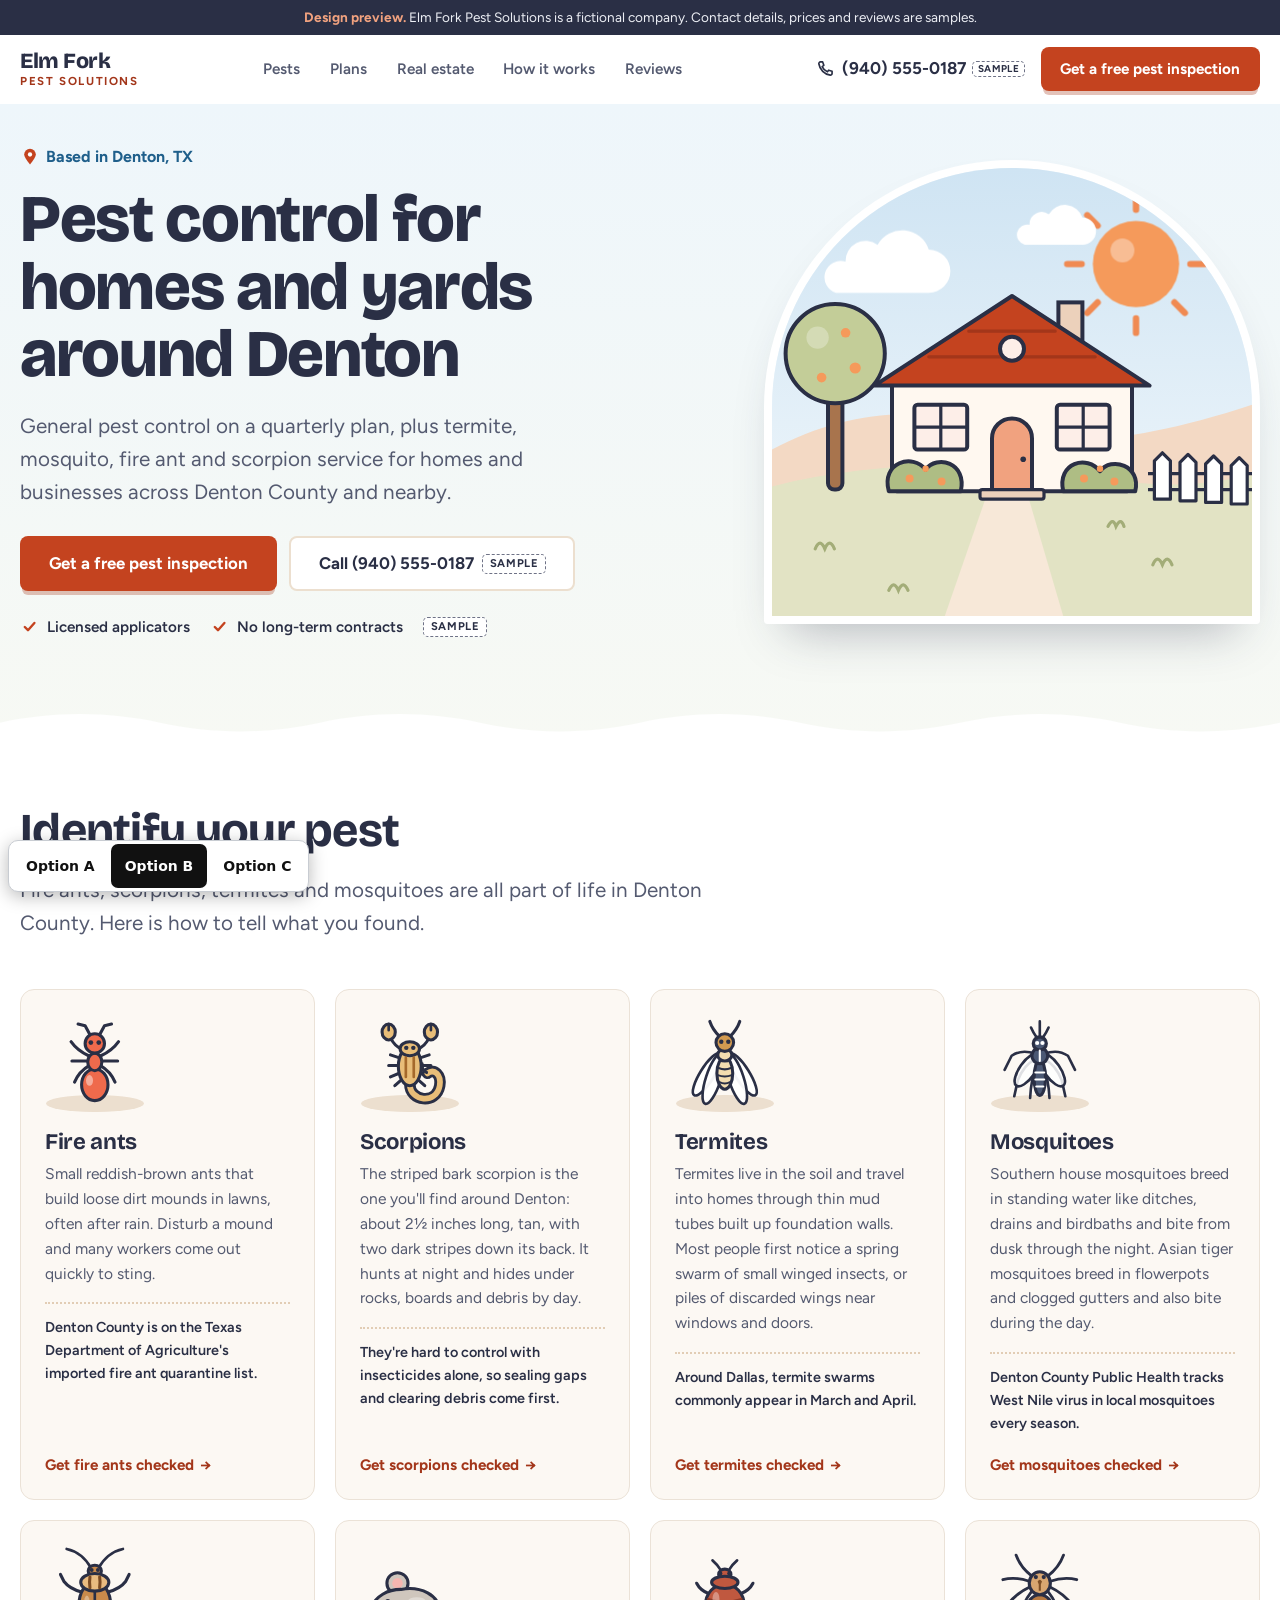
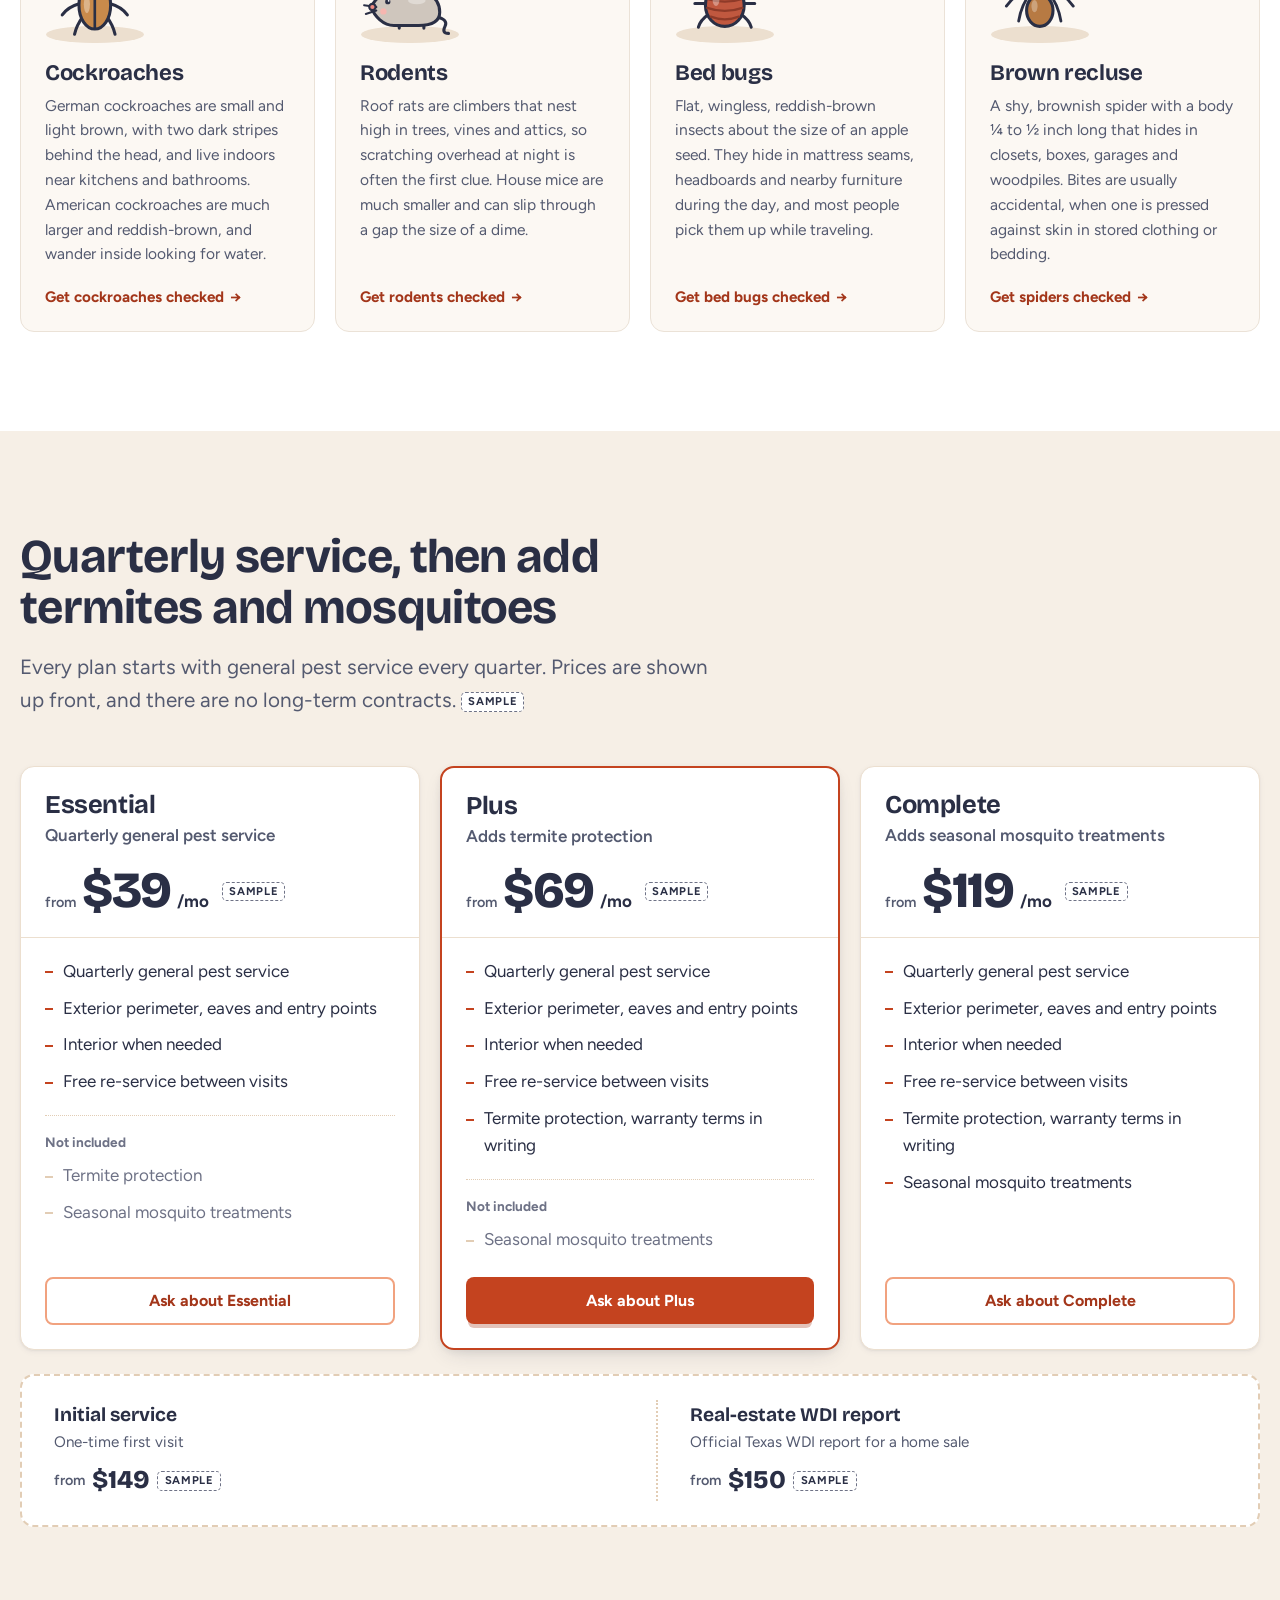
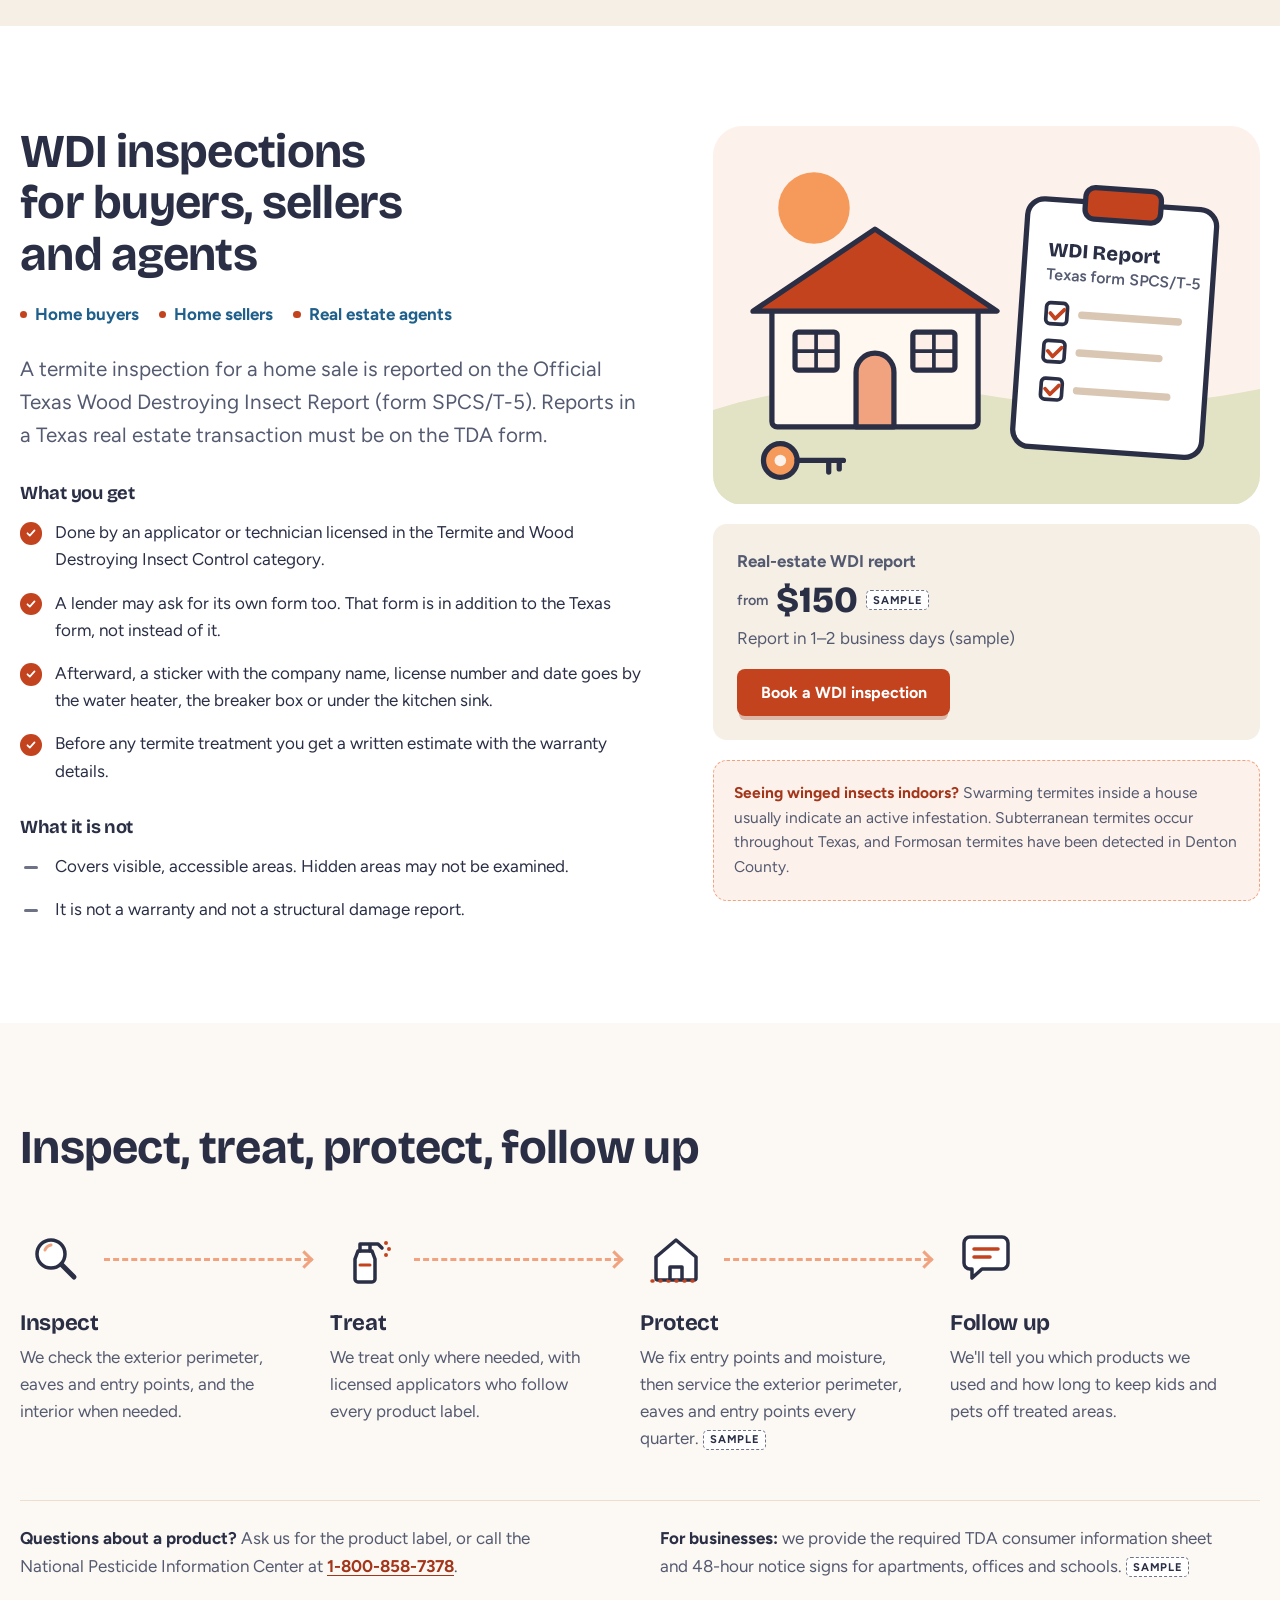
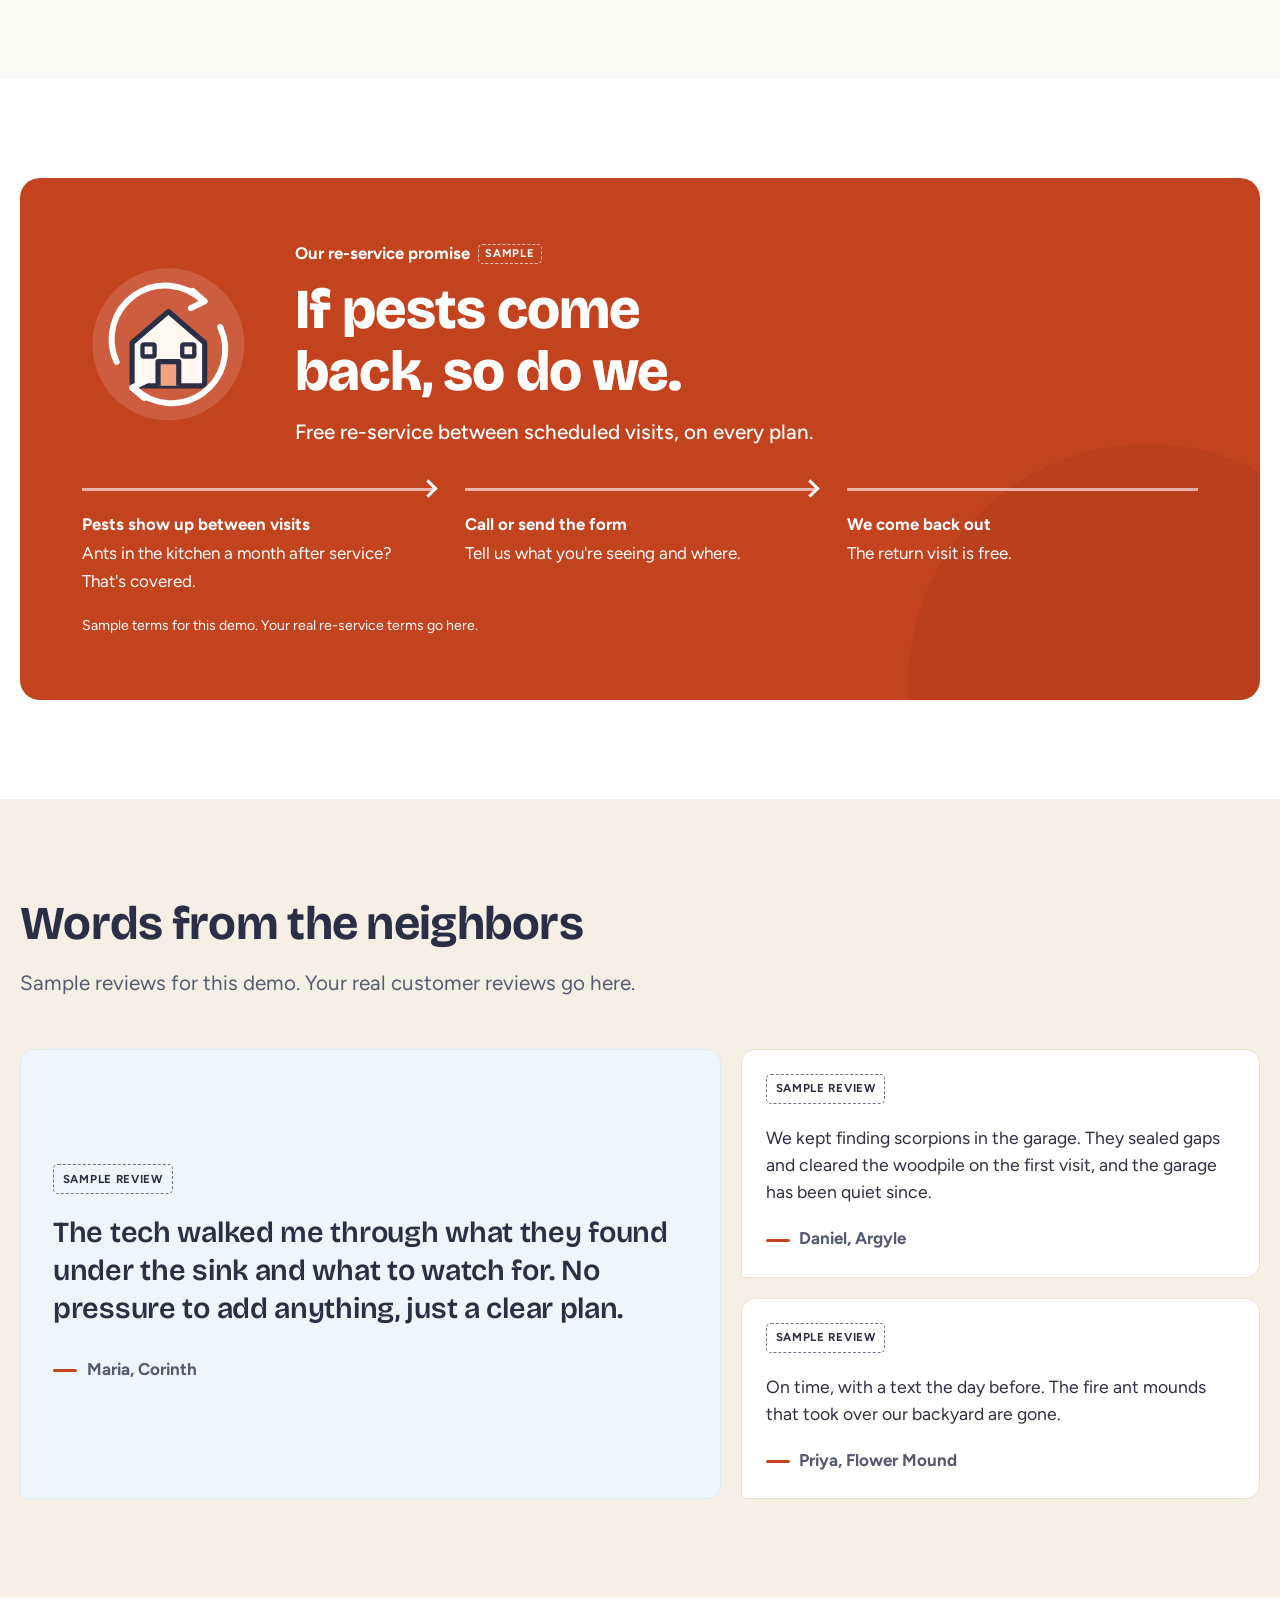
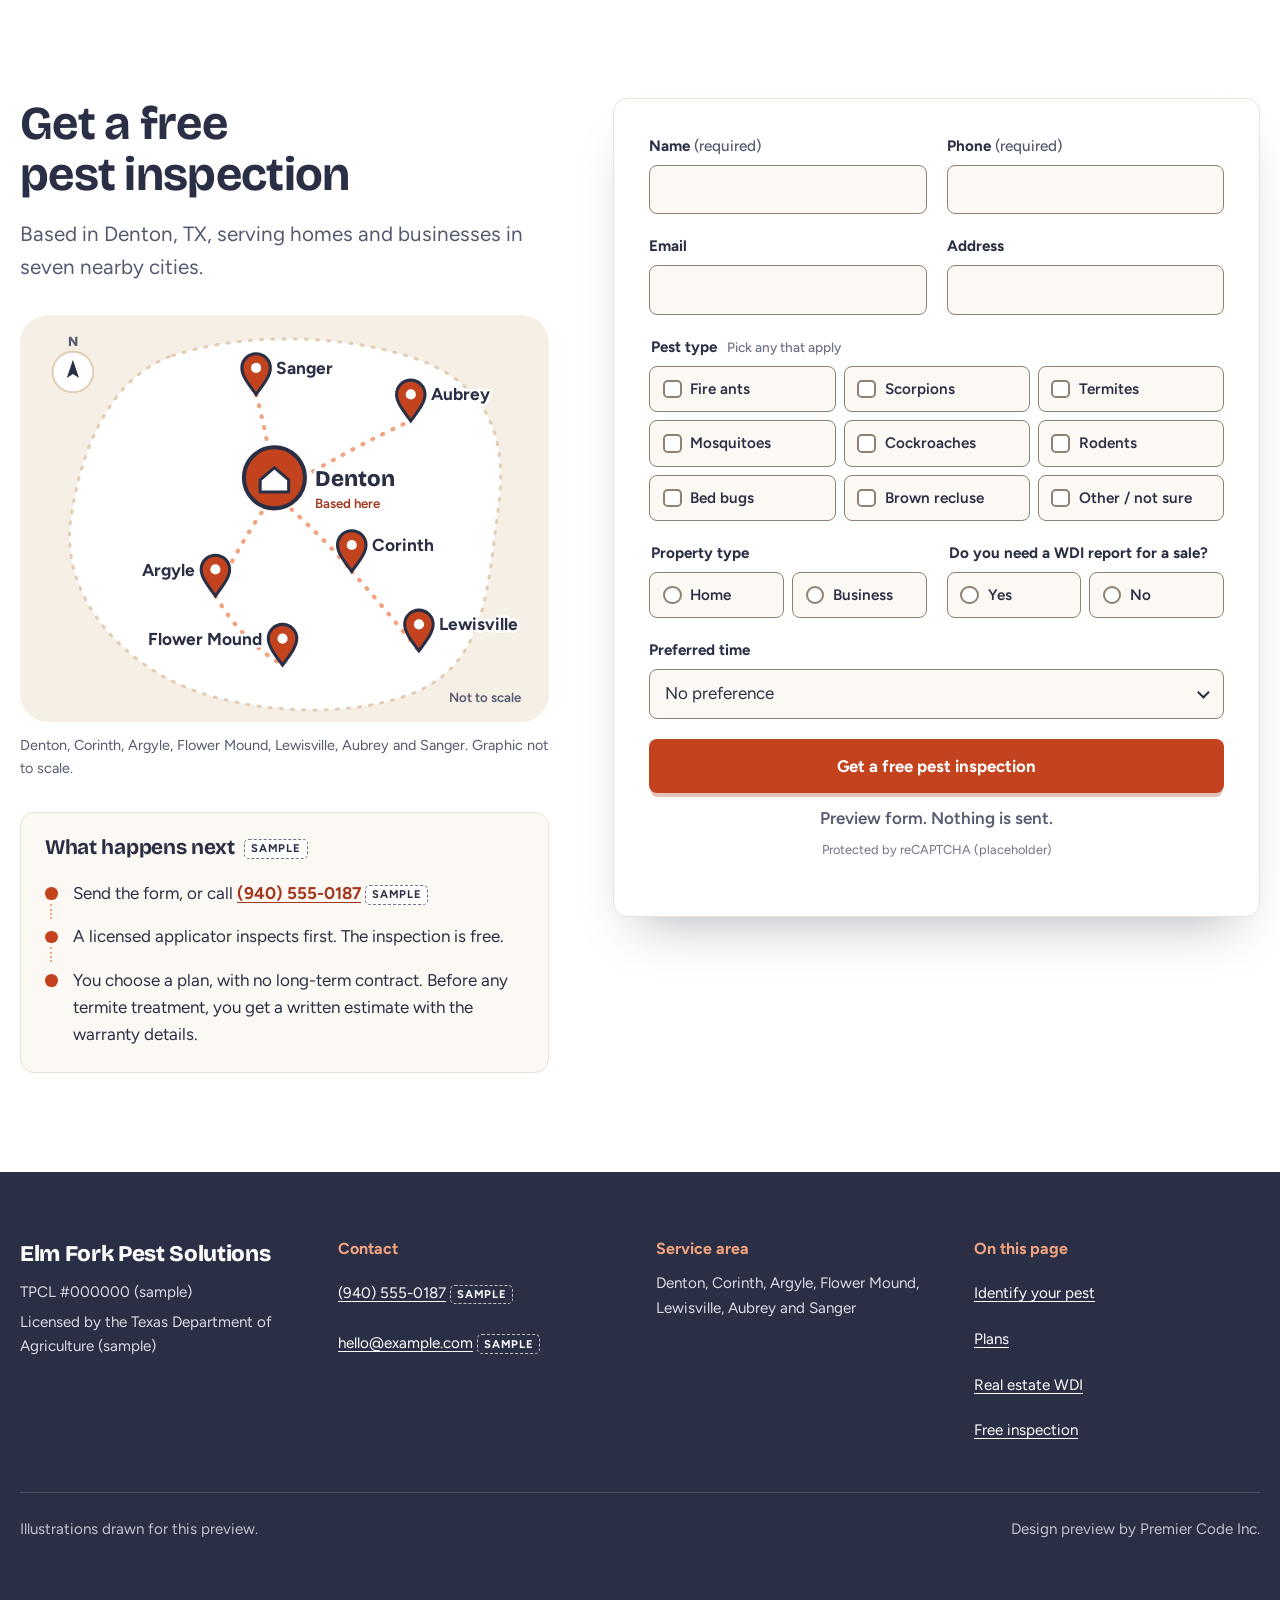
<file: option-b/index.html>
<!--
  PITCH NOTE (Option B, "Friendly neighborhood"): an all-illustrated homepage (house scene, pest
  drawings, a simple area map) in one warm orange and sand palette, so families can find their pest without flinching at bug photos.
  Look first at the "Identify your pest" cards, then the plan cards with Sample prices right below them.
-->
<!doctype html>
<html lang="en">
<head>
  <meta charset="utf-8">
  <meta name="viewport" content="width=device-width, initial-scale=1">
  <meta name="robots" content="noindex, nofollow">
  <title>Elm Fork Pest Solutions | Pest control in Denton, Corinth, Argyle and nearby (design preview)</title>
  <meta name="description" content="Design preview for a fictional company. Pest control on a quarterly plan, termite and real-estate WDI inspections, mosquito, fire ant and scorpion service across Denton, Corinth, Argyle, Flower Mound, Lewisville, Aubrey and Sanger.">
  <link rel="preconnect" href="https://fonts.googleapis.com">
  <link rel="preconnect" href="https://fonts.gstatic.com" crossorigin>
  <link rel="stylesheet" href="https://fonts.googleapis.com/css2?family=Bricolage+Grotesque:opsz,wght@12..96,500..800&family=Figtree:ital,wght@0,400..700;1,400&display=swap">
  <link rel="stylesheet" href="styles.css">
  <script src="main.js" defer></script>
</head>
<body>
<div class="page">

  <a class="skip-link" href="#main">Skip to main content</a>

  <div class="preview-bar" role="note">
    <p><strong>Design preview.</strong> Elm Fork Pest Solutions is a fictional company. Contact details, prices and reviews are samples.</p>
  </div>

  <header class="site-header">
    <div class="wrap header-inner">
      <a class="wordmark" href="#main" aria-label="Elm Fork Pest Solutions, back to top">
        <span class="wordmark-top">Elm Fork</span>
        <span class="wordmark-bottom">Pest Solutions</span>
      </a>
      <nav class="main-nav" aria-label="Main">
        <ul>
          <li><a href="#pests">Pests</a></li>
          <li><a href="#plans">Plans</a></li>
          <li><a href="#real-estate">Real estate</a></li>
          <li><a href="#how">How it works</a></li>
          <li><a href="#reviews">Reviews</a></li>
        </ul>
      </nav>
      <details class="nav-menu">
        <summary><svg class="nav-menu-ico" viewBox="0 0 24 24" width="22" height="22" aria-hidden="true" focusable="false"><path d="M4 7h16M4 12h16M4 17h16" fill="none" stroke="currentColor" stroke-width="2" stroke-linecap="round"/></svg><span class="nav-menu-label">Menu</span></summary>
        <ul>
          <li><a href="#pests">Pests</a></li>
          <li><a href="#plans">Plans</a></li>
          <li><a href="#real-estate">Real estate</a></li>
          <li><a href="#how">How it works</a></li>
          <li><a href="#reviews">Reviews</a></li>
        </ul>
      </details>
      <div class="header-actions">
        <!-- PLACEHOLDER: real phone number at launch -->
        <a class="header-phone" href="tel:+19405550187">
          <svg class="ico" viewBox="0 0 24 24" aria-hidden="true" focusable="false"><path d="M6.6 3.5h2.6l1.4 4.1-2 1.5a12 12 0 0 0 6.3 6.3l1.5-2 4.1 1.4v2.6a2 2 0 0 1-2.2 2A16.5 16.5 0 0 1 4.6 5.7a2 2 0 0 1 2-2.2Z" fill="none" stroke="currentColor" stroke-width="2" stroke-linejoin="round"/></svg>
          <span class="header-phone-text"><span class="header-phone-num">(940) 555-0187</span> <span class="tag-sample tag-sample--tiny">Sample</span></span>
          <span class="visually-hidden header-phone-sr">Call (940) 555-0187, sample number</span>
        </a>
        <a class="btn btn-primary btn-sm" href="#inspect"><span class="cta-long">Get a free pest inspection</span><span class="cta-short">Free inspection</span></a>
      </div>
    </div>
  </header>

  <main id="main" tabindex="-1">

    <!-- 1. HERO -->
    <section class="hero" aria-labelledby="hero-title">
      <div class="wrap hero-grid">
        <div class="hero-copy">
          <p class="hero-place"><svg class="hero-pin" viewBox="0 0 24 24" aria-hidden="true" focusable="false"><path d="M12 21c-4.5-5.6-7-9.3-7-12a7 7 0 0 1 14 0c0 2.7-2.5 6.4-7 12Z" fill="currentColor"/><circle cx="12" cy="9" r="2.6" fill="#fff"/></svg>Based in Denton, TX</p>
          <h1 id="hero-title">Pest control for homes and yards around Denton</h1>
          <p class="hero-lede">General pest control on a quarterly plan, plus termite, mosquito, fire ant and scorpion service for homes and businesses across Denton County and nearby.</p>
          <div class="hero-actions">
            <a class="btn btn-primary btn-lg" href="#inspect">Get a free pest inspection</a>
            <a class="btn btn-quiet btn-lg" href="tel:+19405550187">Call (940) 555-0187 <span class="tag-sample">Sample</span></a>
          </div>
          <!-- PLACEHOLDER: confirm trust points with the client -->
          <ul class="trust" aria-label="Trust points (sample)">
            <li><span class="trust-check" aria-hidden="true"><svg viewBox="0 0 24 24"><path d="M6 12.5l4 4 8-9" fill="none" stroke="currentColor" stroke-width="3" stroke-linecap="round" stroke-linejoin="round"/></svg></span>Licensed applicators</li>
            <li><span class="trust-check" aria-hidden="true"><svg viewBox="0 0 24 24"><path d="M6 12.5l4 4 8-9" fill="none" stroke="currentColor" stroke-width="3" stroke-linecap="round" stroke-linejoin="round"/></svg></span>No long-term contracts</li>
            <li><span class="tag-sample">Sample</span></li>
          </ul>
        </div>

        <div class="hero-art">
          <div class="hero-frame">
            <svg class="scene" viewBox="0 0 600 560" role="img" aria-labelledby="scene-title">
              <title id="scene-title">Illustration of a single-story home with a front yard, a shade tree and a sunny sky</title>
              <defs>
                <linearGradient id="sky" x1="0" y1="0" x2="0" y2="1"><stop offset="0" stop-color="#cfe4f3"/><stop offset="1" stop-color="#f4f9fc"/></linearGradient>
              </defs>
              <rect width="600" height="560" fill="url(#sky)"/>
              <g class="scene-sun">
                <g stroke="#f08a52" stroke-width="8" stroke-linecap="round"><path d="M455 34v18M455 188v18M369 120h18M523 120h18M394 59l13 13M503 168l13 13M394 181l13-13M503 72l13-13"/></g>
                <circle cx="455" cy="120" r="54" fill="#f59a5b"/>
                <circle cx="438" cy="103" r="15" fill="#fff" opacity=".35"/>
              </g>
              <path class="scene-cloud" d="M80 156h116a27 27 0 0 0 0-54 35 35 0 0 0-64-6 25 25 0 0 0-40 21 19 19 0 0 0-12 39Z" fill="#fff"/>
              <path class="scene-cloud scene-cloud--b" d="M316 96h72a17 17 0 0 0 0-34 23 23 0 0 0-42-4 15 15 0 0 0-24 13 12 12 0 0 0-6 25Z" fill="#fff" opacity=".9"/>
              <path d="M0 352c90-48 180-56 270-28s190 18 330-28v264H0Z" fill="#f3d9c4"/>
              <path d="M0 398c120-30 250-34 380-14s160 10 220 0v176H0Z" fill="#e2e3c4"/>
              <path d="M268 410h52l44 150H216Z" fill="#f7e8d8"/>
              <g stroke="#2a2f45" stroke-width="5" stroke-linejoin="round">
                <rect x="70" y="262" width="18" height="140" rx="8" fill="#a8744d"/>
                <circle cx="79" cy="232" r="62" fill="#c3cd98"/>
              </g>
              <circle cx="57" cy="212" r="14" fill="#fff" opacity=".28"/>
              <circle cx="104" cy="250" r="7" fill="#f59a5b"/><circle cx="62" cy="262" r="6" fill="#f59a5b"/><circle cx="92" cy="206" r="6" fill="#f59a5b"/>
              <g stroke="#2a2f45" stroke-width="4"><path d="M470 382h130M470 402h130"/></g>
              <g fill="#fff" stroke="#2a2f45" stroke-width="4" stroke-linejoin="round">
                <path d="M478 414v-48l10-10 10 10v48Z"/><path d="M510 416v-48l10-10 10 10v48Z"/><path d="M542 418v-48l10-10 10 10v48Z"/><path d="M574 420v-48l10-10 10 10v48Z"/>
              </g>
              <rect x="358" y="168" width="30" height="64" fill="#ecd1bb" stroke="#2a2f45" stroke-width="5"/>
              <rect x="150" y="262" width="300" height="142" rx="6" fill="#fff8f0" stroke="#2a2f45" stroke-width="5"/>
              <path d="M128 272 300 160l172 112Z" fill="#c4431f" stroke="#2a2f45" stroke-width="5" stroke-linejoin="round"/>
              <path d="M196 236h208M246 204h108" stroke="#a3361a" stroke-width="4" stroke-linecap="round"/>
              <circle cx="300" cy="226" r="15" fill="#fdeee8" stroke="#2a2f45" stroke-width="5"/>
              <path d="M275 404v-66a25 25 0 0 1 50 0v66Z" fill="#f1a27f" stroke="#2a2f45" stroke-width="5" stroke-linejoin="round"/>
              <circle cx="314" cy="364" r="3.5" fill="#2a2f45"/>
              <g fill="#fdeee8" stroke="#2a2f45" stroke-width="5"><rect x="178" y="296" width="66" height="56" rx="4"/><rect x="356" y="296" width="66" height="56" rx="4"/></g>
              <path d="M211 296v56M178 324h66M389 296v56M356 324h66" stroke="#2a2f45" stroke-width="4"/>
              <rect x="260" y="402" width="80" height="12" rx="3" fill="#ecd1bb" stroke="#2a2f45" stroke-width="4"/>
              <g fill="#aebd84" stroke="#2a2f45" stroke-width="5" stroke-linejoin="round">
                <path d="M146 404c-10-36 30-48 46-27 14-19 52-9 44 27Z"/>
                <path d="M364 404c-8-36 30-46 46-25 14-19 52-7 44 25Z"/>
              </g>
              <g fill="#f59a5b"><circle cx="172" cy="388" r="5"/><circle cx="212" cy="392" r="5"/><circle cx="192" cy="376" r="4"/><circle cx="390" cy="388" r="5"/><circle cx="428" cy="392" r="5"/><circle cx="410" cy="376" r="4"/></g>
              <path d="M54 476q6-14 12 0q6-14 12 0M476 496q6-14 12 0q6-14 12 0M146 528q6-14 12 0q6-14 12 0M420 448q6-12 10 0q6-12 10 0" fill="none" stroke="#a3ad78" stroke-width="4" stroke-linecap="round"/>
            </svg>
          </div>
        </div>
      </div>
      <svg class="hero-lawn" viewBox="0 0 1440 60" preserveAspectRatio="none" aria-hidden="true" focusable="false"><path d="M0 60V34c60-18 120-18 180 0s120 18 180 0 120-18 180 0 120 18 180 0 120-18 180 0 120 18 180 0 120-18 180 0 120 18 180 0v26Z" fill="#ffffff"/></svg>
    </section>

    <!-- 2. IDENTIFY YOUR PEST -->
    <section class="section pests" id="pests" aria-labelledby="pests-title">
      <div class="wrap">
        <div class="section-head">
          <h2 id="pests-title">Identify your pest</h2>
          <p class="section-lede">Fire ants, scorpions, termites and mosquitoes are all part of life in Denton County. Here is how to tell what you found.</p>
        </div>

        <ul class="pest-grid" role="list">
          <li class="pest-card">
            <div class="pest-ico-wrap">
              <svg class="pest-ico" viewBox="0 0 120 120" aria-hidden="true" focusable="false">
                <g fill="none" stroke="currentColor" stroke-width="3.5" stroke-linecap="round" stroke-linejoin="round">
                  <path d="M53 52Q40 46 33 36M53 58H34M54 63Q42 70 37 82M67 52Q80 46 87 36M67 58H86M66 63Q78 70 83 82"/>
                  <path d="M55 29 49 18l-8-2M65 29l6-11 8-2"/>
                </g>
                <g stroke="currentColor" stroke-width="3.5" fill="#ef6a4c">
                  <ellipse cx="60" cy="85" rx="15" ry="18"/>
                  <ellipse cx="60" cy="59" rx="8" ry="10"/>
                  <circle cx="60" cy="38" r="11"/>
                </g>
                <ellipse cx="54" cy="80" rx="4" ry="6" fill="#fff" opacity=".45"/>
                <circle cx="55.5" cy="37" r="2.7" fill="currentColor"/><circle cx="64.5" cy="37" r="2.7" fill="currentColor"/>
              </svg>
            </div>
            <h3>Fire ants</h3>
            <p>Small reddish-brown ants that build loose dirt mounds in lawns, often after rain. Disturb a mound and many workers come out quickly to sting.</p>
            <p class="pest-note">Denton County is on the Texas Department of Agriculture's imported fire ant quarantine list.</p>
            <a class="pest-link" href="#inspect" data-pest="fire-ants">Get fire ants checked <span aria-hidden="true">&rarr;</span></a>
          </li>

          <li class="pest-card">
            <div class="pest-ico-wrap">
              <svg class="pest-ico" viewBox="0 0 120 120" aria-hidden="true" focusable="false">
                <g fill="none" stroke="currentColor" stroke-width="3.5" stroke-linecap="round" stroke-linejoin="round">
                  <path d="M50 55 38 51M49 63H36M50 71 38 76M52 78l-9 8M70 55l12-4M71 63h13M70 71l12 5M68 78l9 8"/>
                  <path d="M52 45Q42 41 38 31M68 45Q78 41 82 31"/>
                </g>
                <path d="M60 84c0 20 30 24 34 2 2-12-6-20-14-14" fill="none" stroke="currentColor" stroke-width="13" stroke-linecap="round"/>
                <path d="M60 84c0 20 30 24 34 2 2-12-6-20-14-14" fill="none" stroke="#e8bd78" stroke-width="6.5" stroke-linecap="round"/>
                <path d="M79 71q-6-3-5-10" fill="none" stroke="currentColor" stroke-width="3.5" stroke-linecap="round"/>
                <g stroke="currentColor" stroke-width="3.5" fill="#e8bd78">
                  <ellipse cx="36" cy="25" rx="7.5" ry="9"/>
                  <ellipse cx="84" cy="25" rx="7.5" ry="9"/>
                  <ellipse cx="60" cy="64" rx="13" ry="22"/>
                  <ellipse cx="60" cy="44" rx="11" ry="8"/>
                </g>
                <path d="M36 16v7M84 16v7" stroke="currentColor" stroke-width="3" stroke-linecap="round"/>
                <path d="M55.5 54v22M64.5 54v22" stroke="#a5692b" stroke-width="3" stroke-linecap="round"/>
                <circle cx="56" cy="43" r="2.5" fill="currentColor"/><circle cx="64" cy="43" r="2.5" fill="currentColor"/>
              </svg>
            </div>
            <h3>Scorpions</h3>
            <p>The striped bark scorpion is the one you'll find around Denton: about 2&frac12; inches long, tan, with two dark stripes down its back. It hunts at night and hides under rocks, boards and debris by day.</p>
            <p class="pest-note">They're hard to control with insecticides alone, so sealing gaps and clearing debris come first.</p>
            <a class="pest-link" href="#inspect" data-pest="scorpions">Get scorpions checked <span aria-hidden="true">&rarr;</span></a>
          </li>

          <li class="pest-card">
            <div class="pest-ico-wrap">
              <svg class="pest-ico" viewBox="0 0 120 120" aria-hidden="true" focusable="false">
                <g stroke="currentColor" stroke-width="3" fill="#ffffff" fill-opacity=".95">
                  <ellipse cx="40" cy="73" rx="8" ry="28" transform="rotate(32 40 73)"/>
                  <ellipse cx="80" cy="73" rx="8" ry="28" transform="rotate(-32 80 73)"/>
                  <ellipse cx="47" cy="78" rx="8.5" ry="30" transform="rotate(18 47 78)"/>
                  <ellipse cx="73" cy="78" rx="8.5" ry="30" transform="rotate(-18 73 78)"/>
                </g>
                <path d="M54 30q-8-8-11-17M66 30q8-8 11-17" fill="none" stroke="currentColor" stroke-width="3.5" stroke-linecap="round"/>
                <g stroke="currentColor" stroke-width="3.5" fill="#f3ddb0">
                  <ellipse cx="60" cy="72" rx="9" ry="18"/>
                  <ellipse cx="60" cy="51" rx="8" ry="7"/>
                </g>
                <circle cx="60" cy="37" r="10" fill="#d29a50" stroke="currentColor" stroke-width="3.5"/>
                <path d="M53 66q7 3 14 0M52 74q8 3 16 0M54 82q6 3 12 0" fill="none" stroke="currentColor" stroke-width="2.4" stroke-linecap="round"/>
                <circle cx="56" cy="36" r="2.5" fill="currentColor"/><circle cx="64" cy="36" r="2.5" fill="currentColor"/>
              </svg>
            </div>
            <h3>Termites</h3>
            <p>Termites live in the soil and travel into homes through thin mud tubes built up foundation walls. Most people first notice a spring swarm of small winged insects, or piles of discarded wings near windows and doors.</p>
            <p class="pest-note">Around Dallas, termite swarms commonly appear in March and April.</p>
            <a class="pest-link" href="#inspect" data-pest="termites">Get termites checked <span aria-hidden="true">&rarr;</span></a>
          </li>

          <li class="pest-card">
            <div class="pest-ico-wrap">
              <svg class="pest-ico" viewBox="0 0 120 120" aria-hidden="true" focusable="false">
                <g fill="none" stroke="currentColor" stroke-width="3" stroke-linecap="round" stroke-linejoin="round">
                  <path d="M55 50Q40 44 28 52l-8 16M55 56Q42 62 35 80l-4 18M57 62q-7 16-8 38M65 50Q80 44 92 52l8 16M65 56q13 6 20 24l4 18M63 62q7 16 8 38"/>
                </g>
                <g stroke="currentColor" stroke-width="3" fill="#ffffff" fill-opacity=".85">
                  <ellipse cx="46" cy="68" rx="9" ry="22" transform="rotate(35 46 68)"/>
                  <ellipse cx="74" cy="68" rx="9" ry="22" transform="rotate(-35 74 68)"/>
                </g>
                <g stroke="currentColor" stroke-width="3.5" fill="#4b5874">
                  <ellipse cx="60" cy="77" rx="6.5" ry="20"/>
                  <circle cx="60" cy="52" r="9"/>
                  <circle cx="60" cy="38" r="7.5"/>
                </g>
                <path d="M55 71h10M55 79h10M56 87h8M60 46v12" stroke="#fff" stroke-width="2.4" stroke-linecap="round"/>
                <path d="M60 31V13M57 32q-5-7-7-12M63 32q5-7 7-12" fill="none" stroke="currentColor" stroke-width="3" stroke-linecap="round"/>
                <circle cx="57" cy="37.5" r="2.4" fill="#fff"/><circle cx="63" cy="37.5" r="2.4" fill="#fff"/>
              </svg>
            </div>
            <h3>Mosquitoes</h3>
            <p>Southern house mosquitoes breed in standing water like ditches, drains and birdbaths and bite from dusk through the night. Asian tiger mosquitoes breed in flowerpots and clogged gutters and also bite during the day.</p>
            <p class="pest-note">Denton County Public Health tracks West Nile virus in local mosquitoes every season.</p>
            <a class="pest-link" href="#inspect" data-pest="mosquitoes">Get mosquitoes checked <span aria-hidden="true">&rarr;</span></a>
          </li>

          <li class="pest-card">
            <div class="pest-ico-wrap">
              <svg class="pest-ico" viewBox="0 0 120 120" aria-hidden="true" focusable="false">
                <g fill="none" stroke="currentColor" stroke-width="3.5" stroke-linecap="round" stroke-linejoin="round">
                  <path d="M45 58Q31 54 25 46l-4-8M43 71q-14 4-20 13M47 85q-8 11-10 21M75 58q14-4 20-12l4-8M77 71q14 4 20 13M73 85q8 11 10 21"/>
                  <path d="M56 31Q46 13 28 9M64 31q10-18 28-22" stroke-width="3"/>
                </g>
                <g stroke="currentColor" stroke-width="3.5">
                  <ellipse cx="60" cy="34" rx="7.5" ry="6.5" fill="#c98a4b"/>
                  <ellipse cx="60" cy="73" rx="18" ry="27" fill="#c98a4b"/>
                  <ellipse cx="60" cy="47" rx="16" ry="10" fill="#e9bb80"/>
                </g>
                <path d="M60 58v40" stroke="currentColor" stroke-width="3" stroke-linecap="round"/>
                <path d="M54.5 41q-1 6 0 12M65.5 41q1 6 0 12" fill="none" stroke="#7a4a22" stroke-width="3.5" stroke-linecap="round"/>
                <ellipse cx="51" cy="72" rx="3.5" ry="10" fill="#fff" opacity=".35"/>
                <circle cx="56.5" cy="33" r="2.2" fill="currentColor"/><circle cx="63.5" cy="33" r="2.2" fill="currentColor"/>
              </svg>
            </div>
            <h3>Cockroaches</h3>
            <p>German cockroaches are small and light brown, with two dark stripes behind the head, and live indoors near kitchens and bathrooms. American cockroaches are much larger and reddish-brown, and wander inside looking for water.</p>
            <a class="pest-link" href="#inspect" data-pest="cockroaches">Get cockroaches checked <span aria-hidden="true">&rarr;</span></a>
          </li>

          <li class="pest-card">
            <div class="pest-ico-wrap">
              <svg class="pest-ico" viewBox="0 0 120 120" aria-hidden="true" focusable="false">
                <path d="M90 86q14 3 10 11t4 8" fill="none" stroke="currentColor" stroke-width="3.5" stroke-linecap="round"/>
                <circle cx="46" cy="48" r="12" fill="#cfc6bd" stroke="currentColor" stroke-width="3.5"/>
                <circle cx="46" cy="48" r="6" fill="#f6b6b0"/>
                <path d="M16 75c6-12 18-20 34-20 22-4 44 6 44 26 0 11-10 15-24 15H42c-12 0-22-10-26-21Z" fill="#cfc6bd" stroke="currentColor" stroke-width="3.5" stroke-linejoin="round"/>
                <path d="M48 96v3M76 96v3" stroke="currentColor" stroke-width="3.5" stroke-linecap="round"/>
                <circle cx="30" cy="80" r="3.6" fill="#f6b6b0"/>
                <path d="M22 79l-12 4M22 75 8 73" stroke="currentColor" stroke-width="2.2" stroke-linecap="round"/>
                <circle cx="17.5" cy="75" r="3.6" fill="#f08a82" stroke="currentColor" stroke-width="2.4"/>
                <circle cx="35" cy="69" r="3" fill="currentColor"/><circle cx="36" cy="68" r="1" fill="#fff"/>
                <ellipse cx="68" cy="68" rx="10" ry="4" fill="#fff" opacity=".35"/>
              </svg>
            </div>
            <h3>Rodents</h3>
            <p>Roof rats are climbers that nest high in trees, vines and attics, so scratching overhead at night is often the first clue. House mice are much smaller and can slip through a gap the size of a dime.</p>
            <a class="pest-link" href="#inspect" data-pest="rodents">Get rodents checked <span aria-hidden="true">&rarr;</span></a>
          </li>

          <li class="pest-card">
            <div class="pest-ico-wrap">
              <svg class="pest-ico" viewBox="0 0 120 120" aria-hidden="true" focusable="false">
                <g fill="none" stroke="currentColor" stroke-width="3.5" stroke-linecap="round" stroke-linejoin="round">
                  <path d="M42 60q-10-4-14-12M40 71H26M42 83q-10 7-12 15M78 60q10-4 14-12M80 71h14M78 83q10 7 12 15"/>
                  <path d="M56 34q-5-8-10-12M64 34q5-8 10-12" stroke-width="3"/>
                </g>
                <g stroke="currentColor" stroke-width="3.5" fill="#c0583f">
                  <ellipse cx="60" cy="73" rx="22" ry="24"/>
                  <ellipse cx="60" cy="38" rx="7" ry="6"/>
                  <ellipse cx="60" cy="47" rx="15" ry="7"/>
                </g>
                <path d="M41 66q19 6 38 0M40 76q20 7 40 0M44 86q16 6 32 0" fill="none" stroke="#8e3a28" stroke-width="2.6" stroke-linecap="round"/>
                <ellipse cx="50" cy="66" rx="4" ry="8" fill="#fff" opacity=".35"/>
                <circle cx="55" cy="37" r="2.3" fill="currentColor"/><circle cx="65" cy="37" r="2.3" fill="currentColor"/>
              </svg>
            </div>
            <h3>Bed bugs</h3>
            <p>Flat, wingless, reddish-brown insects about the size of an apple seed. They hide in mattress seams, headboards and nearby furniture during the day, and most people pick them up while traveling.</p>
            <a class="pest-link" href="#inspect" data-pest="bed-bugs">Get bed bugs checked <span aria-hidden="true">&rarr;</span></a>
          </li>

          <li class="pest-card">
            <div class="pest-ico-wrap">
              <svg class="pest-ico" viewBox="0 0 120 120" aria-hidden="true" focusable="false">
                <g fill="none" stroke="currentColor" stroke-width="3.2" stroke-linecap="round" stroke-linejoin="round">
                  <path d="M51 40Q38 30 33 16M49 46Q32 40 18 44M49 52Q32 60 22 74M51 57q-12 15-15 34M69 40q13-10 18-24M71 46q17-6 31-2M71 52q17 8 27 22M69 57q12 15 15 34"/>
                </g>
                <g stroke="currentColor" stroke-width="3.5">
                  <ellipse cx="60" cy="79" rx="15" ry="18" fill="#b77a43"/>
                  <ellipse cx="60" cy="48" rx="12" ry="13" fill="#d8a670"/>
                </g>
                <path d="M57.5 46q2.5-4 5 0-1 2.5-1.3 3.5v7h-2.4v-7q-.3-1-1.3-3.5Z" fill="#7d4f26"/>
                <ellipse cx="54" cy="74" rx="3.5" ry="7" fill="#fff" opacity=".3"/>
                <circle cx="55.5" cy="41" r="2.4" fill="currentColor"/><circle cx="64.5" cy="41" r="2.4" fill="currentColor"/>
              </svg>
            </div>
            <h3>Brown recluse</h3>
            <p>A shy, brownish spider with a body &frac14; to &frac12; inch long that hides in closets, boxes, garages and woodpiles. Bites are usually accidental, when one is pressed against skin in stored clothing or bedding.</p>
            <a class="pest-link" href="#inspect" data-pest="brown-recluse">Get spiders checked <span aria-hidden="true">&rarr;</span></a>
          </li>
        </ul>
      </div>
    </section>

    <!-- 3. PLANS -->
    <section class="section plans" id="plans" aria-labelledby="plans-title">
      <div class="wrap">
        <div class="section-head">
          <h2 id="plans-title">Quarterly service, then add termites and mosquitoes</h2>
          <p class="section-lede">Every plan starts with general pest service every quarter. Prices are shown up front, and there are no long-term contracts. <span class="tag-sample">Sample</span></p>
        </div>

        <!-- PLACEHOLDER: all plan prices, inclusions and the no-contract line must be confirmed by the client -->
        <ul class="plan-grid" role="list">
          <li class="plan">
            <div class="plan-top">
              <h3>Essential</h3>
              <p class="plan-sum">Quarterly general pest service</p>
              <p class="price"><span class="price-from">from</span> <span class="price-num">$39</span><span class="price-per">/mo</span> <span class="tag-sample">Sample</span></p>
            </div>
            <div class="plan-body">
              <ul class="plan-list">
                <li>Quarterly general pest service</li>
                <li>Exterior perimeter, eaves and entry points</li>
                <li>Interior when needed</li>
                <li>Free re-service between visits</li>
              </ul>
              <p class="plan-not-label" id="plan-not-1">Not included</p>
              <ul class="plan-list plan-list--not" aria-labelledby="plan-not-1">
                <li>Termite protection</li>
                <li>Seasonal mosquito treatments</li>
              </ul>
            </div>
            <a class="btn btn-outline plan-cta" href="#inspect">Ask about Essential</a>
          </li>
          <li class="plan plan--rec">
            <div class="plan-top">
              <h3>Plus</h3>
              <p class="plan-sum">Adds termite protection</p>
              <p class="price"><span class="price-from">from</span> <span class="price-num">$69</span><span class="price-per">/mo</span> <span class="tag-sample">Sample</span></p>
            </div>
            <div class="plan-body">
              <ul class="plan-list">
                <li>Quarterly general pest service</li>
                <li>Exterior perimeter, eaves and entry points</li>
                <li>Interior when needed</li>
                <li>Free re-service between visits</li>
                <li>Termite protection, warranty terms in writing</li>
              </ul>
              <p class="plan-not-label" id="plan-not-2">Not included</p>
              <ul class="plan-list plan-list--not" aria-labelledby="plan-not-2">
                <li>Seasonal mosquito treatments</li>
              </ul>
            </div>
            <a class="btn btn-primary plan-cta" href="#inspect">Ask about Plus</a>
          </li>
          <li class="plan">
            <div class="plan-top">
              <h3>Complete</h3>
              <p class="plan-sum">Adds seasonal mosquito treatments</p>
              <p class="price"><span class="price-from">from</span> <span class="price-num">$119</span><span class="price-per">/mo</span> <span class="tag-sample">Sample</span></p>
            </div>
            <div class="plan-body">
              <ul class="plan-list">
                <li>Quarterly general pest service</li>
                <li>Exterior perimeter, eaves and entry points</li>
                <li>Interior when needed</li>
                <li>Free re-service between visits</li>
                <li>Termite protection, warranty terms in writing</li>
                <li>Seasonal mosquito treatments</li>
              </ul>
            </div>
            <a class="btn btn-outline plan-cta" href="#inspect">Ask about Complete</a>
          </li>
        </ul>

        <!-- PLACEHOLDER: initial service and WDI report prices -->
        <div class="extras">
          <div class="extra">
            <p class="extra-name">Initial service</p>
            <p class="extra-desc">One-time first visit</p>
            <p class="extra-price"><span class="price-from">from</span> $149 <span class="tag-sample">Sample</span></p>
          </div>
          <div class="extra">
            <p class="extra-name">Real-estate WDI report</p>
            <p class="extra-desc">Official Texas WDI report for a home sale</p>
            <p class="extra-price"><span class="price-from">from</span> $150 <span class="tag-sample">Sample</span></p>
          </div>
        </div>
      </div>
    </section>

    <!-- 4. TERMITES AND WDI -->
    <section class="section wdi" id="real-estate" aria-labelledby="wdi-title">
      <div class="wrap wdi-grid">
        <div class="wdi-copy">
          <h2 id="wdi-title">WDI inspections for buyers, sellers and agents</h2>
          <ul class="audience" aria-label="Who it's for">
            <li>Home buyers</li><li>Home sellers</li><li>Real estate agents</li>
          </ul>
          <p class="wdi-lede">A termite inspection for a home sale is reported on the Official Texas Wood Destroying Insect Report (form SPCS/T-5). Reports in a Texas real estate transaction must be on the TDA form.</p>

          <h3 class="facts-head" id="facts-get">What you get</h3>
          <ul class="facts" aria-labelledby="facts-get">
            <li>Done by an applicator or technician licensed in the Termite and Wood Destroying Insect Control category.</li>
            <li>A lender may ask for its own form too. That form is in addition to the Texas form, not instead of it.</li>
            <li>Afterward, a sticker with the company name, license number and date goes by the water heater, the breaker box or under the kitchen sink.</li>
            <li>Before any termite treatment you get a written estimate with the warranty details.</li>
          </ul>
          <h3 class="facts-head" id="facts-not">What it is not</h3>
          <ul class="facts facts--not" aria-labelledby="facts-not">
            <li>Covers visible, accessible areas. Hidden areas may not be examined.</li>
            <li>It is not a warranty and not a structural damage report.</li>
          </ul>
        </div>

        <div class="wdi-side">
          <div class="wdi-art">
            <svg viewBox="0 0 520 360" role="img" aria-labelledby="wdi-art-title">
              <title id="wdi-art-title">Illustration of a home beside a clipboard holding a Texas WDI report</title>
              <rect width="520" height="360" rx="28" fill="#fdf1eb"/>
              <circle cx="96" cy="78" r="34" fill="#f59a5b"/>
              <path d="M0 270c80-26 170-30 260-14s180 10 260-6v82a28 28 0 0 1-28 28H28a28 28 0 0 1-28-28Z" fill="#e2e3c4"/>
              <g stroke="#2a2f45" stroke-width="5" stroke-linejoin="round">
                <rect x="56" y="168" width="196" height="118" rx="5" fill="#fff8f0"/>
                <path d="M38 176 154 98l116 78Z" fill="#c4431f"/>
                <path d="M136 286v-52a18 18 0 0 1 36 0v52Z" fill="#f1a27f"/>
                <rect x="78" y="196" width="40" height="36" rx="3" fill="#fdeee8"/>
                <rect x="190" y="196" width="40" height="36" rx="3" fill="#fdeee8"/>
              </g>
              <path d="M98 196v36M78 214h40M210 196v36M190 214h40" stroke="#2a2f45" stroke-width="3.5"/>
              <g transform="rotate(4 380 190)">
                <rect x="292" y="74" width="180" height="236" rx="16" fill="#fff" stroke="#2a2f45" stroke-width="5"/>
                <rect x="346" y="60" width="72" height="30" rx="9" fill="#c4431f" stroke="#2a2f45" stroke-width="5"/>
                <text x="314" y="128" class="art-text art-text--title">WDI Report</text>
                <text x="314" y="150" class="art-text">Texas form SPCS/T-5</text>
                <g stroke="#2a2f45" stroke-width="3.5" fill="#fff">
                  <rect x="316" y="172" width="20" height="20" rx="4"/><rect x="316" y="208" width="20" height="20" rx="4"/><rect x="316" y="244" width="20" height="20" rx="4"/>
                </g>
                <path d="M320 182l5 5 8-9M320 218l5 5 8-9M320 254l5 5 8-9" fill="none" stroke="#c4431f" stroke-width="3.5" stroke-linecap="round" stroke-linejoin="round"/>
                <path d="M350 182h92M350 218h76M350 254h86" stroke="#d9c7b4" stroke-width="7" stroke-linecap="round"/>
              </g>
              <g stroke="#2a2f45" stroke-width="5" fill="none" stroke-linecap="round" stroke-linejoin="round">
                <circle cx="64" cy="318" r="16" fill="#f59a5b"/>
                <path d="M80 318h44M110 318v11M120 318v8"/>
              </g>
              <circle cx="64" cy="318" r="5.5" fill="#fdf1eb"/>
            </svg>
          </div>
          <!-- PLACEHOLDER: WDI report price and turnaround -->
          <div class="wdi-price">
            <p class="wdi-price-label">Real-estate WDI report</p>
            <p class="wdi-price-num"><span class="price-from">from</span> $150 <span class="tag-sample">Sample</span></p>
            <p class="wdi-price-note">Report in 1&ndash;2 business days (sample)</p>
            <a class="btn btn-primary" href="#inspect">Book a WDI inspection</a>
          </div>
          <div class="wdi-callout">
            <p><strong>Seeing winged insects indoors?</strong> Swarming termites inside a house usually indicate an active infestation. Subterranean termites occur throughout Texas, and Formosan termites have been detected in Denton County.</p>
          </div>
        </div>
      </div>
    </section>

    <!-- 5. HOW SERVICE WORKS -->
    <section class="section how" id="how" aria-labelledby="how-title">
      <div class="wrap">
        <div class="section-head">
          <h2 id="how-title">Inspect, treat, protect, follow up</h2>
        </div>

        <!-- PLACEHOLDER: service process to be confirmed by the client -->
        <ol class="steps" role="list">
          <li class="step">
            <div class="step-ico" aria-hidden="true">
              <svg viewBox="0 0 64 64"><circle cx="27" cy="27" r="14" fill="#fff" stroke="currentColor" stroke-width="3.5"/><path d="M37.5 37.5 50 50" stroke="currentColor" stroke-width="5" stroke-linecap="round"/><path d="M21 23a8 8 0 0 1 6-5" fill="none" stroke="#f1a27f" stroke-width="3" stroke-linecap="round"/></svg>
            </div>
            <h3>Inspect</h3>
            <p>We check the exterior perimeter, eaves and entry points, and the interior when needed.</p>
          </li>
          <li class="step">
            <div class="step-ico" aria-hidden="true">
              <svg viewBox="0 0 64 64"><path d="M24 24h14l3 8v20a3 3 0 0 1-3 3H24a3 3 0 0 1-3-3V32Z" fill="#fff" stroke="currentColor" stroke-width="3.5" stroke-linejoin="round"/><path d="M26 24v-7h10v7M36 17h8l4 4" fill="none" stroke="currentColor" stroke-width="3.5" stroke-linecap="round" stroke-linejoin="round"/><path d="M52 16v.1M55 22v.1M52 28v.1" stroke="#c4431f" stroke-width="4" stroke-linecap="round"/><path d="M26 38h10" stroke="#c4431f" stroke-width="3" stroke-linecap="round"/></svg>
            </div>
            <h3>Treat</h3>
            <p>We treat only where needed, with licensed applicators who follow every product label.</p>
          </li>
          <li class="step">
            <div class="step-ico" aria-hidden="true">
              <svg viewBox="0 0 64 64"><path d="M12 30 32 13l20 17v21a2 2 0 0 1-2 2H14a2 2 0 0 1-2-2Z" fill="#fff" stroke="currentColor" stroke-width="3.5" stroke-linejoin="round"/><path d="M8 54h48" stroke="#c4431f" stroke-width="3.5" stroke-linecap="round" stroke-dasharray="1 7"/><path d="M26 53V40h12v13" fill="none" stroke="currentColor" stroke-width="3.5" stroke-linejoin="round"/></svg>
            </div>
            <h3>Protect</h3>
            <p>We fix entry points and moisture, then service the exterior perimeter, eaves and entry points every quarter. <span class="tag-sample">Sample</span></p>
          </li>
          <li class="step">
            <div class="step-ico" aria-hidden="true">
              <svg viewBox="0 0 64 64"><path d="M10 16a6 6 0 0 1 6-6h32a6 6 0 0 1 6 6v20a6 6 0 0 1-6 6H28l-10 9v-9h-2a6 6 0 0 1-6-6Z" fill="#fff" stroke="currentColor" stroke-width="3.5" stroke-linejoin="round"/><path d="M20 22h24M20 30h16" stroke="#c4431f" stroke-width="3.5" stroke-linecap="round"/></svg>
            </div>
            <h3>Follow up</h3>
            <p>We'll tell you which products we used and how long to keep kids and pets off treated areas.</p>
          </li>
        </ol>

        <div class="how-notes">
          <p><strong>Questions about a product?</strong> Ask us for the product label, or call the National Pesticide Information Center at <a href="tel:+18008587378">1-800-858-7378</a>.</p>
          <p><strong>For businesses:</strong> we provide the required TDA consumer information sheet and 48-hour notice signs for apartments, offices and schools. <span class="tag-sample">Sample</span></p>
        </div>
      </div>
    </section>

    <!-- 6. GUARANTEE -->
    <section class="section guarantee" aria-labelledby="guarantee-title">
      <div class="wrap">
        <!-- PLACEHOLDER: re-service guarantee terms to be confirmed by the client -->
        <div class="guarantee-card">
          <div class="guarantee-head">
            <svg class="guarantee-art" viewBox="0 0 200 200" aria-hidden="true" focusable="false">
              <circle cx="100" cy="100" r="88" fill="#fff" opacity=".14"/>
              <path d="M58 98 100 62l42 36v46a4 4 0 0 1-4 4H62a4 4 0 0 1-4-4Z" fill="#fff8f0" stroke="#2a2f45" stroke-width="6" stroke-linejoin="round"/>
              <path d="M88 148v-28h24v28" fill="#f1a27f" stroke="#2a2f45" stroke-width="6" stroke-linejoin="round"/>
              <rect x="70" y="100" width="14" height="14" rx="2" fill="#fdeee8" stroke="#2a2f45" stroke-width="5"/>
              <rect x="116" y="100" width="14" height="14" rx="2" fill="#fdeee8" stroke="#2a2f45" stroke-width="5"/>
              <path d="M40 120a62 62 0 0 1 100-70" fill="none" stroke="#fff" stroke-width="7" stroke-linecap="round"/>
              <path d="m128 38 14 12-16 8" fill="none" stroke="#fff" stroke-width="7" stroke-linecap="round" stroke-linejoin="round"/>
              <path d="M160 80a62 62 0 0 1-100 70" fill="none" stroke="#fff" stroke-width="7" stroke-linecap="round"/>
              <path d="m72 162-14-12 16-8" fill="none" stroke="#fff" stroke-width="7" stroke-linecap="round" stroke-linejoin="round"/>
            </svg>
            <div>
              <p class="guarantee-label">Our re-service promise <span class="tag-sample tag-sample--on-accent">Sample</span></p>
              <h2 id="guarantee-title">If pests come back, so do we.</h2>
              <p class="guarantee-lede">Free re-service between scheduled visits, on every plan.</p>
            </div>
          </div>
          <ol class="g-steps" role="list">
            <li><p><strong>Pests show up between visits</strong>Ants in the kitchen a month after service? That's covered.</p></li>
            <li><p><strong>Call or send the form</strong>Tell us what you're seeing and where.</p></li>
            <li><p><strong>We come back out</strong>The return visit is free.</p></li>
          </ol>
          <p class="g-fine">Sample terms for this demo. Your real re-service terms go here.</p>
        </div>
      </div>
    </section>

    <!-- 7. REVIEWS -->
    <section class="section reviews" id="reviews" aria-labelledby="reviews-title">
      <div class="wrap">
        <div class="section-head">
          <h2 id="reviews-title">Words from the neighbors</h2>
          <p class="section-lede">Sample reviews for this demo. Your real customer reviews go here.</p>
        </div>
        <!-- PLACEHOLDER: replace all three Sample reviews with real customer reviews -->
        <ul class="review-grid" role="list">
          <li class="review review--lead">
            <p class="review-tag">Sample review</p>
            <blockquote>
              <p>The tech walked me through what they found under the sink and what to watch for. No pressure to add anything, just a clear plan.</p>
            </blockquote>
            <p class="review-who">Maria, Corinth</p>
          </li>
          <li class="review">
            <p class="review-tag">Sample review</p>
            <blockquote>
              <p>We kept finding scorpions in the garage. They sealed gaps and cleared the woodpile on the first visit, and the garage has been quiet since.</p>
            </blockquote>
            <p class="review-who">Daniel, Argyle</p>
          </li>
          <li class="review">
            <p class="review-tag">Sample review</p>
            <blockquote>
              <p>On time, with a text the day before. The fire ant mounds that took over our backyard are gone.</p>
            </blockquote>
            <p class="review-who">Priya, Flower Mound</p>
          </li>
        </ul>
      </div>
    </section>

    <!-- 8. SERVICE AREA + FORM -->
    <section class="section contact" id="inspect" aria-labelledby="inspect-title" tabindex="-1">
      <div class="wrap contact-grid">
        <div class="contact-copy">
          <h2 id="inspect-title">Get a free pest inspection</h2>
          <p class="section-lede">Based in Denton, TX, serving homes and businesses in seven nearby cities.</p>

          <figure class="area-map">
            <svg viewBox="0 0 520 400" role="img" aria-labelledby="map-title">
              <title id="map-title">Simple area graphic, not to scale, showing Denton, Corinth, Argyle, Flower Mound, Lewisville, Aubrey and Sanger</title>
              <rect width="520" height="400" rx="28" fill="#f6efe6"/>
              <path d="M150 40c60-20 150-24 230 0s100 80 90 150-10 150-80 180-180 20-240-10-110-90-100-160 40-140 100-160Z" fill="#fff" stroke="#e2cdb5" stroke-width="3" stroke-dasharray="2 9" stroke-linecap="round"/>
              <path d="M232 78Q246 130 250 176M250 176Q300 220 326 252M326 252Q360 290 392 330M250 176Q214 226 192 276M192 276Q218 320 258 344M250 176Q326 130 384 104" fill="none" stroke="#f1a27f" stroke-width="4" stroke-dasharray="1 10" stroke-linecap="round"/>
              <g class="map-pin"><path d="M232 78c-9-12-14-19-14-26a14 14 0 0 1 28 0c0 7-5 14-14 26Z" fill="#c4431f" stroke="#2a2f45" stroke-width="3"/><circle cx="232" cy="52" r="5" fill="#fff"/></g>
              <g class="map-pin"><path d="M384 104c-9-12-14-19-14-26a14 14 0 0 1 28 0c0 7-5 14-14 26Z" fill="#c4431f" stroke="#2a2f45" stroke-width="3"/><circle cx="384" cy="78" r="5" fill="#fff"/></g>
              <g class="map-pin"><path d="M326 252c-9-12-14-19-14-26a14 14 0 0 1 28 0c0 7-5 14-14 26Z" fill="#c4431f" stroke="#2a2f45" stroke-width="3"/><circle cx="326" cy="226" r="5" fill="#fff"/></g>
              <g class="map-pin"><path d="M392 330c-9-12-14-19-14-26a14 14 0 0 1 28 0c0 7-5 14-14 26Z" fill="#c4431f" stroke="#2a2f45" stroke-width="3"/><circle cx="392" cy="304" r="5" fill="#fff"/></g>
              <g class="map-pin"><path d="M192 276c-9-12-14-19-14-26a14 14 0 0 1 28 0c0 7-5 14-14 26Z" fill="#c4431f" stroke="#2a2f45" stroke-width="3"/><circle cx="192" cy="250" r="5" fill="#fff"/></g>
              <g class="map-pin"><path d="M258 344c-9-12-14-19-14-26a14 14 0 0 1 28 0c0 7-5 14-14 26Z" fill="#c4431f" stroke="#2a2f45" stroke-width="3"/><circle cx="258" cy="318" r="5" fill="#fff"/></g>
              <g>
                <circle cx="250" cy="160" r="30" fill="#c4431f" stroke="#2a2f45" stroke-width="4"/>
                <path d="M236 162l14-12 14 12v12h-28Z" fill="#fff" stroke="#2a2f45" stroke-width="3" stroke-linejoin="round"/>
              </g>
              <g class="map-label">
                <text x="252" y="58">Sanger</text>
                <text x="404" y="84">Aubrey</text>
                <text x="290" y="168" class="map-label--main">Denton</text>
                <text x="290" y="190" class="map-label--sub">Based here</text>
                <text x="346" y="232">Corinth</text>
                <text x="412" y="310">Lewisville</text>
                <text x="172" y="256" text-anchor="end">Argyle</text>
                <text x="238" y="324" text-anchor="end">Flower Mound</text>
              </g>
              <g class="map-compass" transform="translate(52 56)">
                <circle r="20" fill="#fff" stroke="#e2cdb5" stroke-width="2"/>
                <path d="M0-12 6 6 0 2-6 6Z" fill="#2a2f45"/>
                <text y="-26" text-anchor="middle">N</text>
              </g>
              <text x="492" y="380" text-anchor="end" class="map-note">Not to scale</text>
            </svg>
            <figcaption>Denton, Corinth, Argyle, Flower Mound, Lewisville, Aubrey and Sanger. Graphic not to scale.</figcaption>
          </figure>

          <div class="next">
            <h3>What happens next <span class="tag-sample">Sample</span></h3>
            <ol role="list">
              <li><p>Send the form, or call <a href="tel:+19405550187">(940) 555-0187</a> <span class="tag-sample">Sample</span></p></li>
              <li><p>A licensed applicator inspects first. The inspection is free.</p></li>
              <li><p>You choose a plan, with no long-term contract. Before any termite treatment, you get a written estimate with the warranty details.</p></li>
            </ol>
          </div>
        </div>

        <div class="form-card">
          <!-- PLACEHOLDER: form endpoint, spam handling and confirmation emails at launch -->
          <form class="inspect-form" id="inspect-form" action="#" method="post" novalidate>
            <div class="form-row form-row--2">
              <div class="field">
                <label for="f-name">Name <span class="req">(required)</span></label>
                <input id="f-name" name="name" type="text" autocomplete="name" required>
              </div>
              <div class="field">
                <label for="f-phone">Phone <span class="req">(required)</span></label>
                <input id="f-phone" name="phone" type="tel" autocomplete="tel" inputmode="tel" required>
              </div>
            </div>
            <div class="form-row form-row--2">
              <div class="field">
                <label for="f-email">Email</label>
                <input id="f-email" name="email" type="email" autocomplete="email">
              </div>
              <div class="field">
                <label for="f-address">Address</label>
                <input id="f-address" name="address" type="text" autocomplete="street-address">
              </div>
            </div>

            <fieldset class="field-group">
              <legend>Pest type <span class="legend-hint">Pick any that apply</span></legend>
              <div class="check-grid">
                <label class="check"><input type="checkbox" name="pest" value="fire-ants"><span>Fire ants</span></label>
                <label class="check"><input type="checkbox" name="pest" value="scorpions"><span>Scorpions</span></label>
                <label class="check"><input type="checkbox" name="pest" value="termites"><span>Termites</span></label>
                <label class="check"><input type="checkbox" name="pest" value="mosquitoes"><span>Mosquitoes</span></label>
                <label class="check"><input type="checkbox" name="pest" value="cockroaches"><span>Cockroaches</span></label>
                <label class="check"><input type="checkbox" name="pest" value="rodents"><span>Rodents</span></label>
                <label class="check"><input type="checkbox" name="pest" value="bed-bugs"><span>Bed bugs</span></label>
                <label class="check"><input type="checkbox" name="pest" value="brown-recluse"><span>Brown recluse</span></label>
                <label class="check"><input type="checkbox" name="pest" value="other"><span>Other / not sure</span></label>
              </div>
            </fieldset>

            <div class="form-row form-row--2">
              <fieldset class="field-group">
                <legend>Property type</legend>
                <div class="radio-row">
                  <label class="check"><input type="radio" name="property" value="home"><span>Home</span></label>
                  <label class="check"><input type="radio" name="property" value="business"><span>Business</span></label>
                </div>
              </fieldset>
              <fieldset class="field-group">
                <legend>Do you need a WDI report for a sale?</legend>
                <div class="radio-row">
                  <label class="check"><input type="radio" name="wdi" value="yes"><span>Yes</span></label>
                  <label class="check"><input type="radio" name="wdi" value="no"><span>No</span></label>
                </div>
              </fieldset>
            </div>

            <div class="field">
              <label for="f-time">Preferred time</label>
              <div class="select-wrap">
                <select id="f-time" name="preferred_time">
                  <option value="morning">Morning</option>
                  <option value="afternoon">Afternoon</option>
                  <option value="none" selected>No preference</option>
                </select>
              </div>
            </div>

            <div class="hp-wrap" aria-hidden="true">
              <label for="f-company-website">Company website</label>
              <input id="f-company-website" name="company_website" type="text" tabindex="-1" autocomplete="off" aria-hidden="true">
            </div>

            <!-- PLACEHOLDER: reCAPTCHA v3 script and token field go here at launch -->
            <input type="hidden" name="g-recaptcha-response" value="">

            <button class="btn btn-primary btn-lg btn-block" type="submit">Get a free pest inspection</button>
            <p class="form-note">Preview form. Nothing is sent.</p>
            <p class="form-recaptcha">Protected by reCAPTCHA (placeholder)</p>
            <p class="form-status" id="form-status" role="status" aria-live="polite"></p>
          </form>
        </div>
      </div>
    </section>
  </main>

  <footer class="site-footer">
    <div class="wrap footer-grid">
      <div class="footer-brand">
        <p class="footer-name">Elm Fork Pest Solutions</p>
        <!-- PLACEHOLDER: real TPCL license number -->
        <p>TPCL #000000 (sample)</p>
        <p>Licensed by the Texas Department of Agriculture (sample)</p>
      </div>
      <div>
        <p class="footer-head">Contact</p>
        <!-- PLACEHOLDER: real phone and email -->
        <p><a href="tel:+19405550187">(940) 555-0187</a> <span class="tag-sample tag-sample--dark">Sample</span></p>
        <p><a href="mailto:hello@example.com">hello@example.com</a> <span class="tag-sample tag-sample--dark">Sample</span></p>
      </div>
      <div>
        <p class="footer-head">Service area</p>
        <p>Denton, Corinth, Argyle, Flower Mound, Lewisville, Aubrey and Sanger</p>
      </div>
      <nav aria-label="Footer">
        <p class="footer-head">On this page</p>
        <ul class="footer-links">
          <li><a href="#pests">Identify your pest</a></li>
          <li><a href="#plans">Plans</a></li>
          <li><a href="#real-estate">Real estate WDI</a></li>
          <li><a href="#inspect">Free inspection</a></li>
        </ul>
      </nav>
    </div>
    <div class="wrap footer-base">
      <p>Illustrations drawn for this preview.</p>
      <p>Design preview by Premier Code Inc.</p>
    </div>
  </footer>

</div>

<!-- REMOVE AT LAUNCH: option switcher -->
<!-- Copy this block unchanged to the end of <body> on every option page, just before </body>.
     Per page, move aria-current="page" and the "on" class to that page's own link. Change nothing else.
     Links are relative to option-a/, option-b/ and option-c/ folders (one level below the site root). -->
<style class="pv-style">
  html { scroll-padding-bottom: 6rem; }
  footer, .site-footer, body > :last-of-type:not(script):not(nav) { padding-bottom: max(env(safe-area-inset-bottom), 5rem); }
  .pv-switch {
    position: fixed; left: 8px; bottom: 8px; z-index: 9999;
    display: flex; gap: 2px; padding: 3px;
    background: #fff; border: 1px solid #c8ccd2; border-radius: 10px;
    box-shadow: 0 4px 18px rgba(0,0,0,.28);
    font: 600 14px/1.2 system-ui, -apple-system, "Segoe UI", sans-serif;
  }
  .pv-switch a {
    display: flex; align-items: center; justify-content: center;
    min-height: 44px; padding: 0 14px; border-radius: 7px;
    color: #111; background: transparent; text-decoration: none; white-space: nowrap;
  }
  .pv-switch a:hover { background: #eceef1; }
  .pv-switch a.on { color: #fff; background: #111; }
  .pv-switch a:focus-visible { outline: 3px solid #1a73e8; outline-offset: 1px; }
  @media (max-width: 420px) { .pv-switch a { padding: 0 11px; font-size: 13px; } }
  @media print { .pv-switch { display: none; } }
</style>
<nav class="pv-switch" aria-label="Design options">
  <a href="../option-a/">Option A</a>
  <a href="../option-b/" class="on" aria-current="page">Option B</a>
  <a href="../option-c/">Option C</a>
</nav>
<!-- /REMOVE AT LAUNCH -->
</body>
</html>
</file>
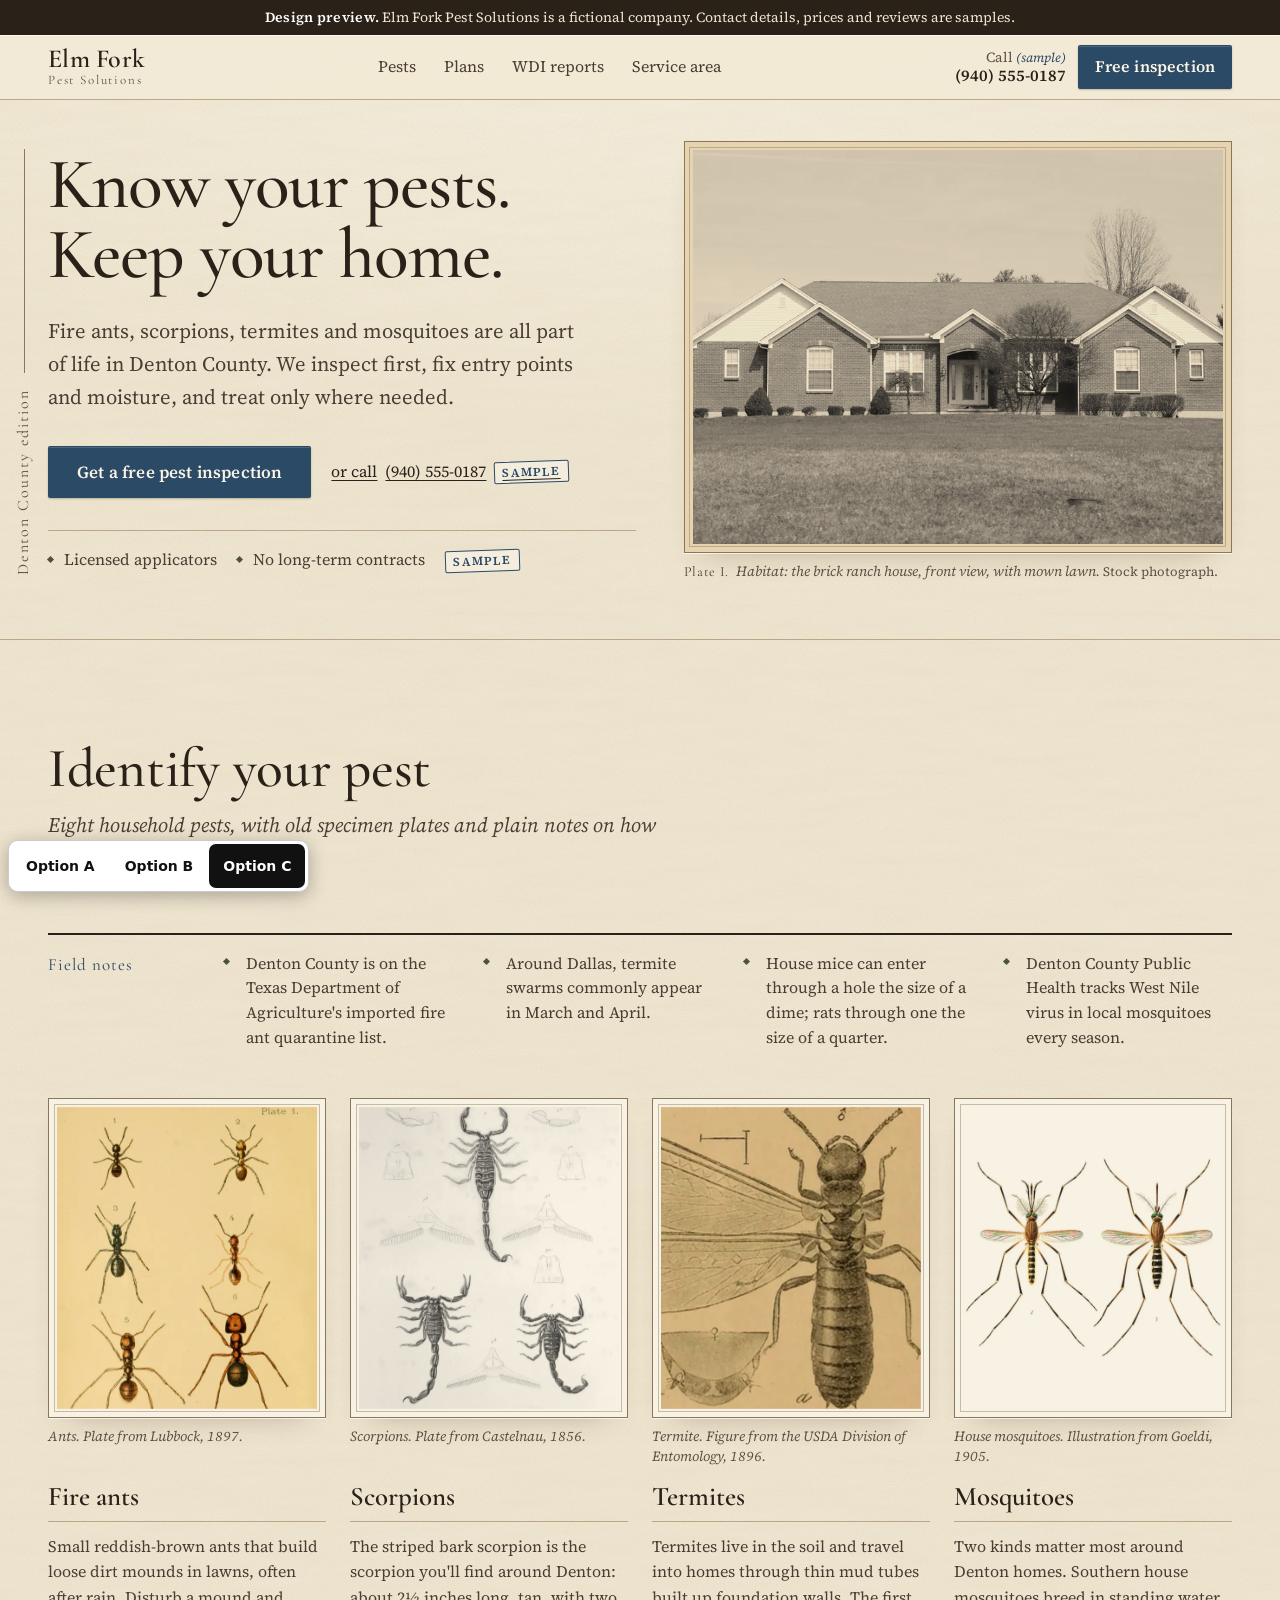
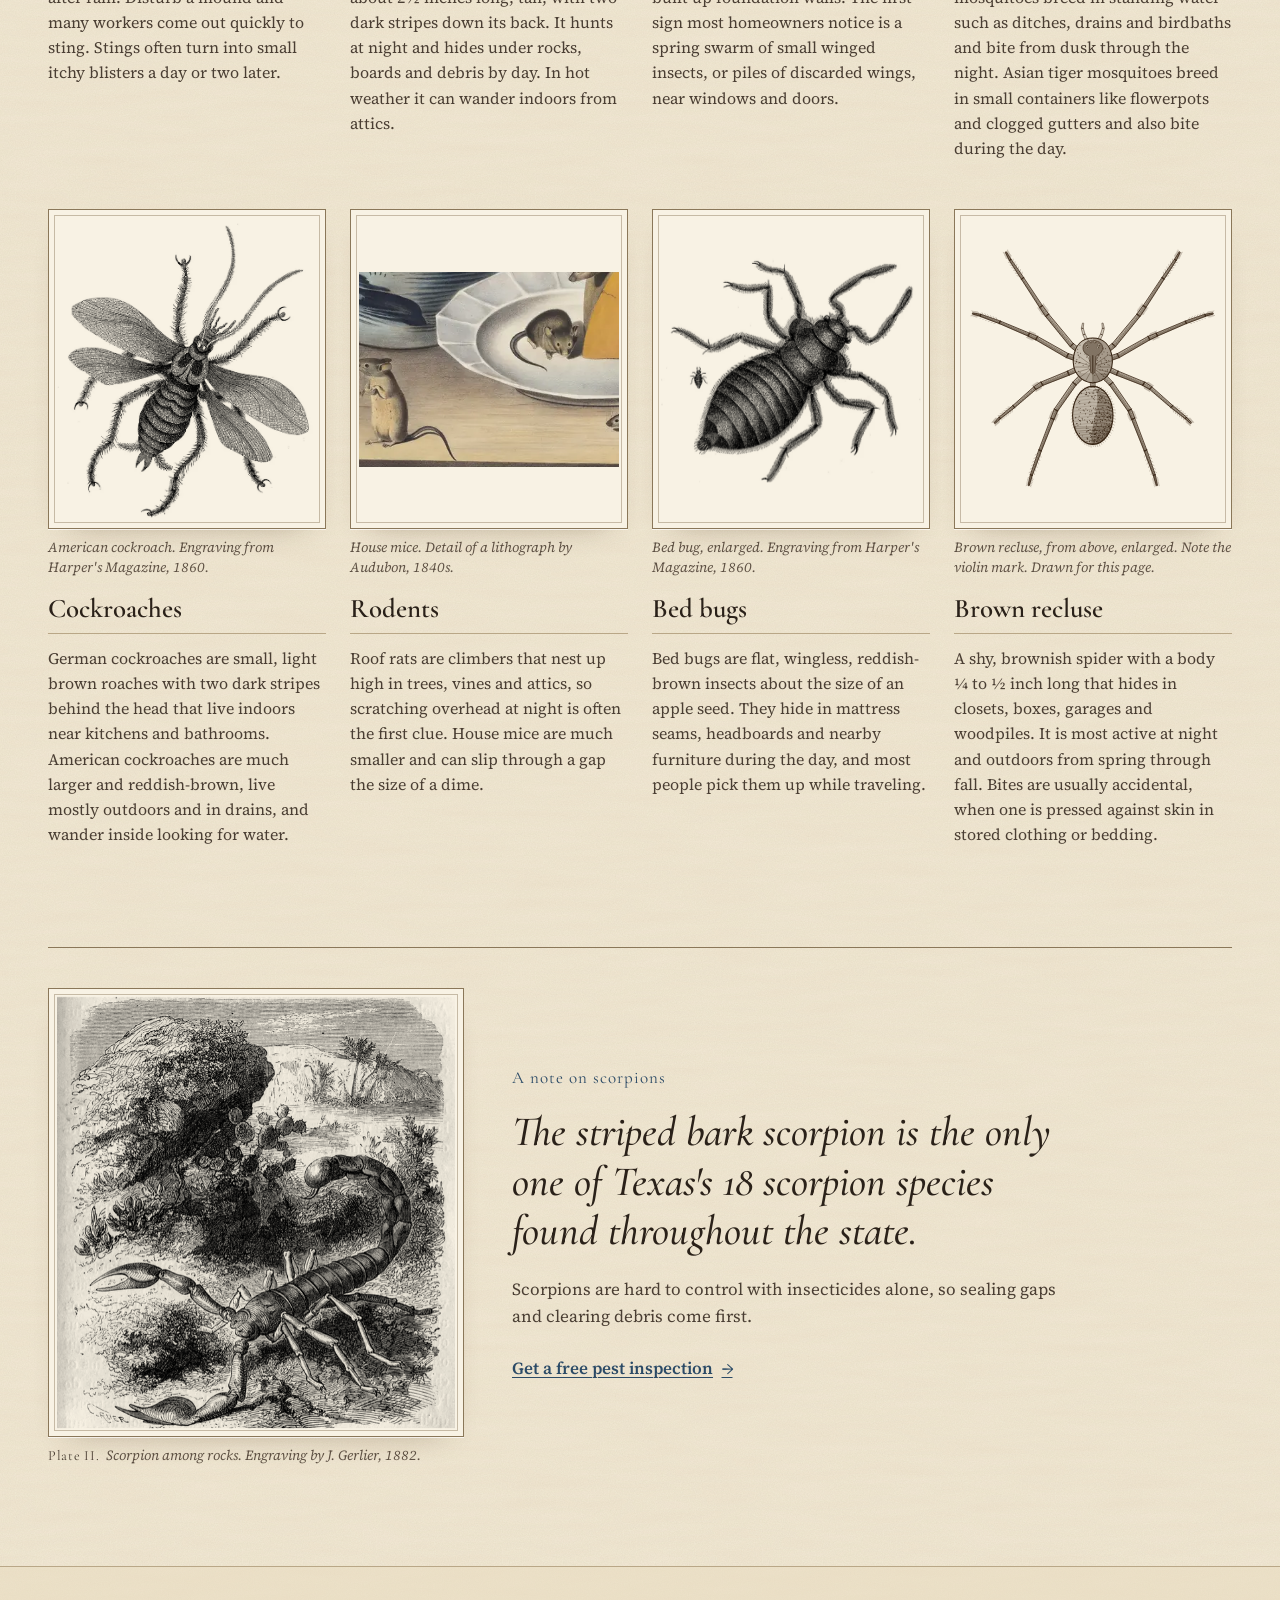
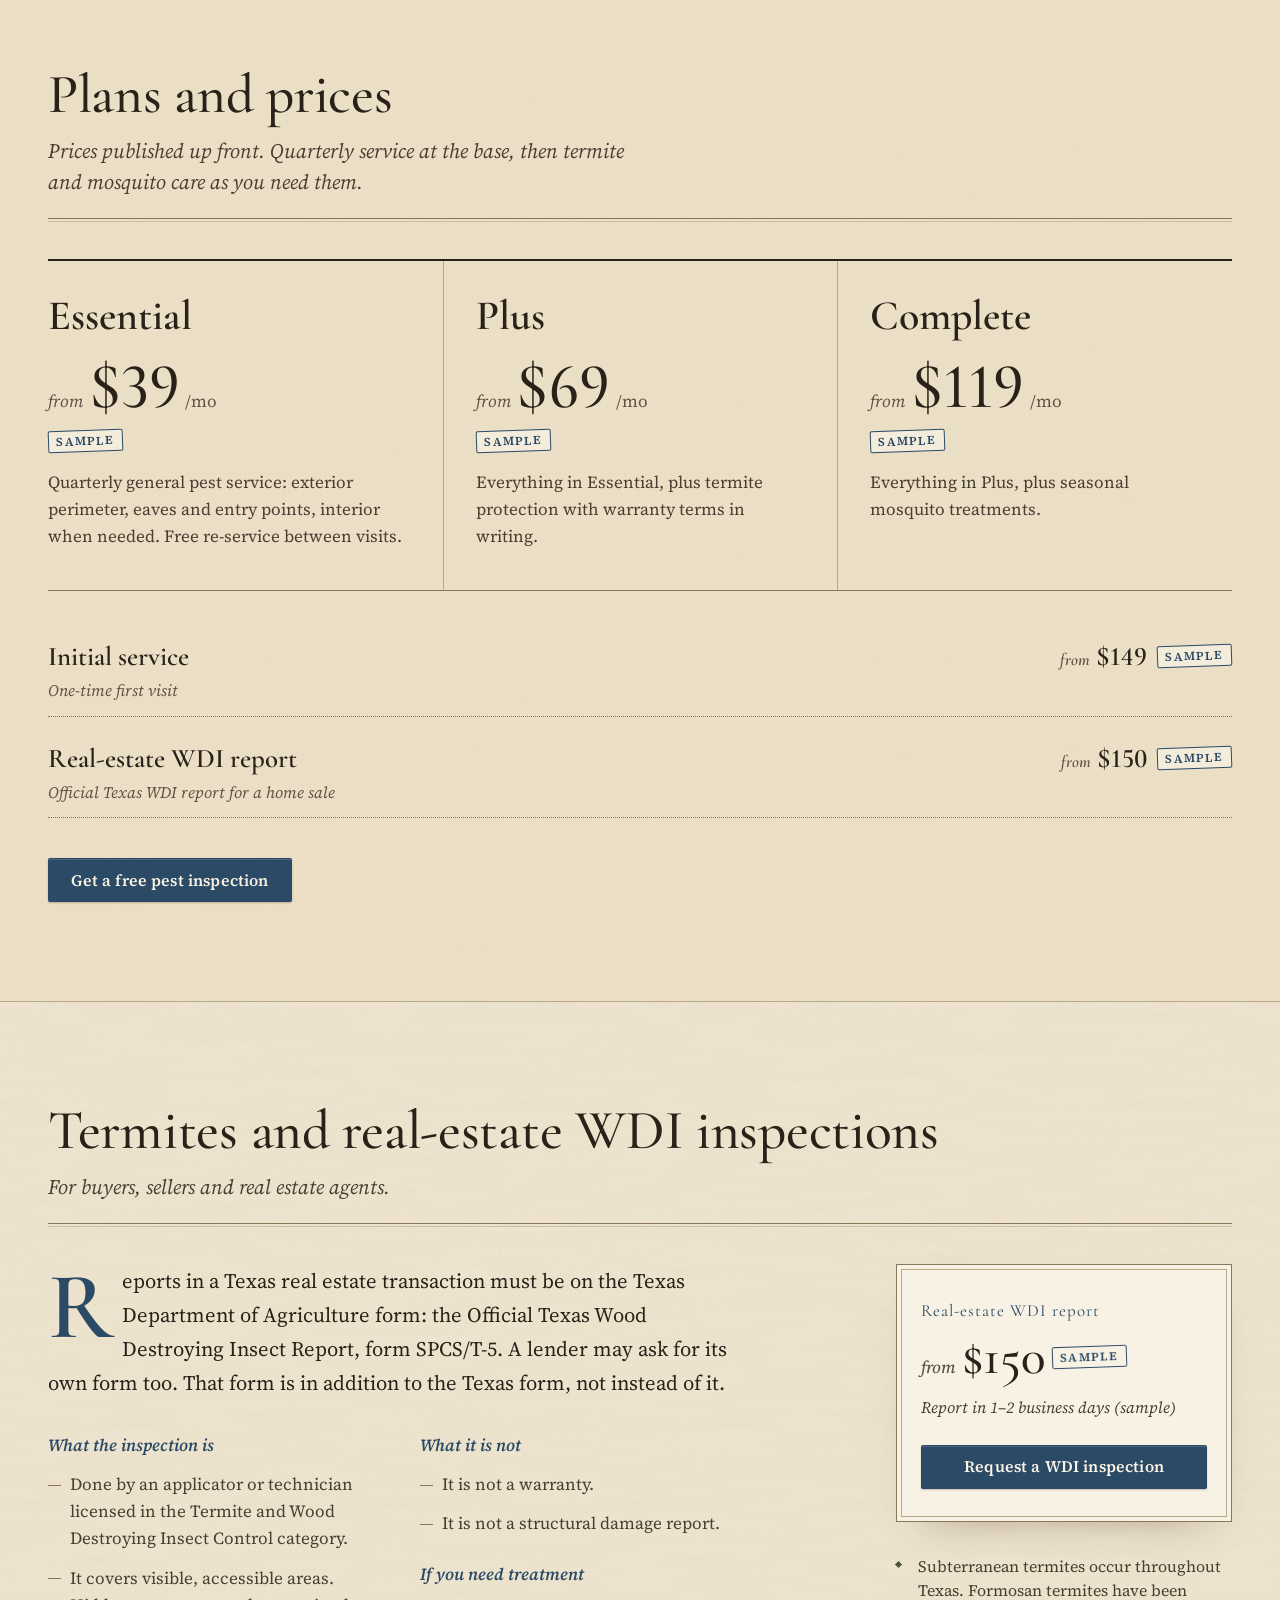
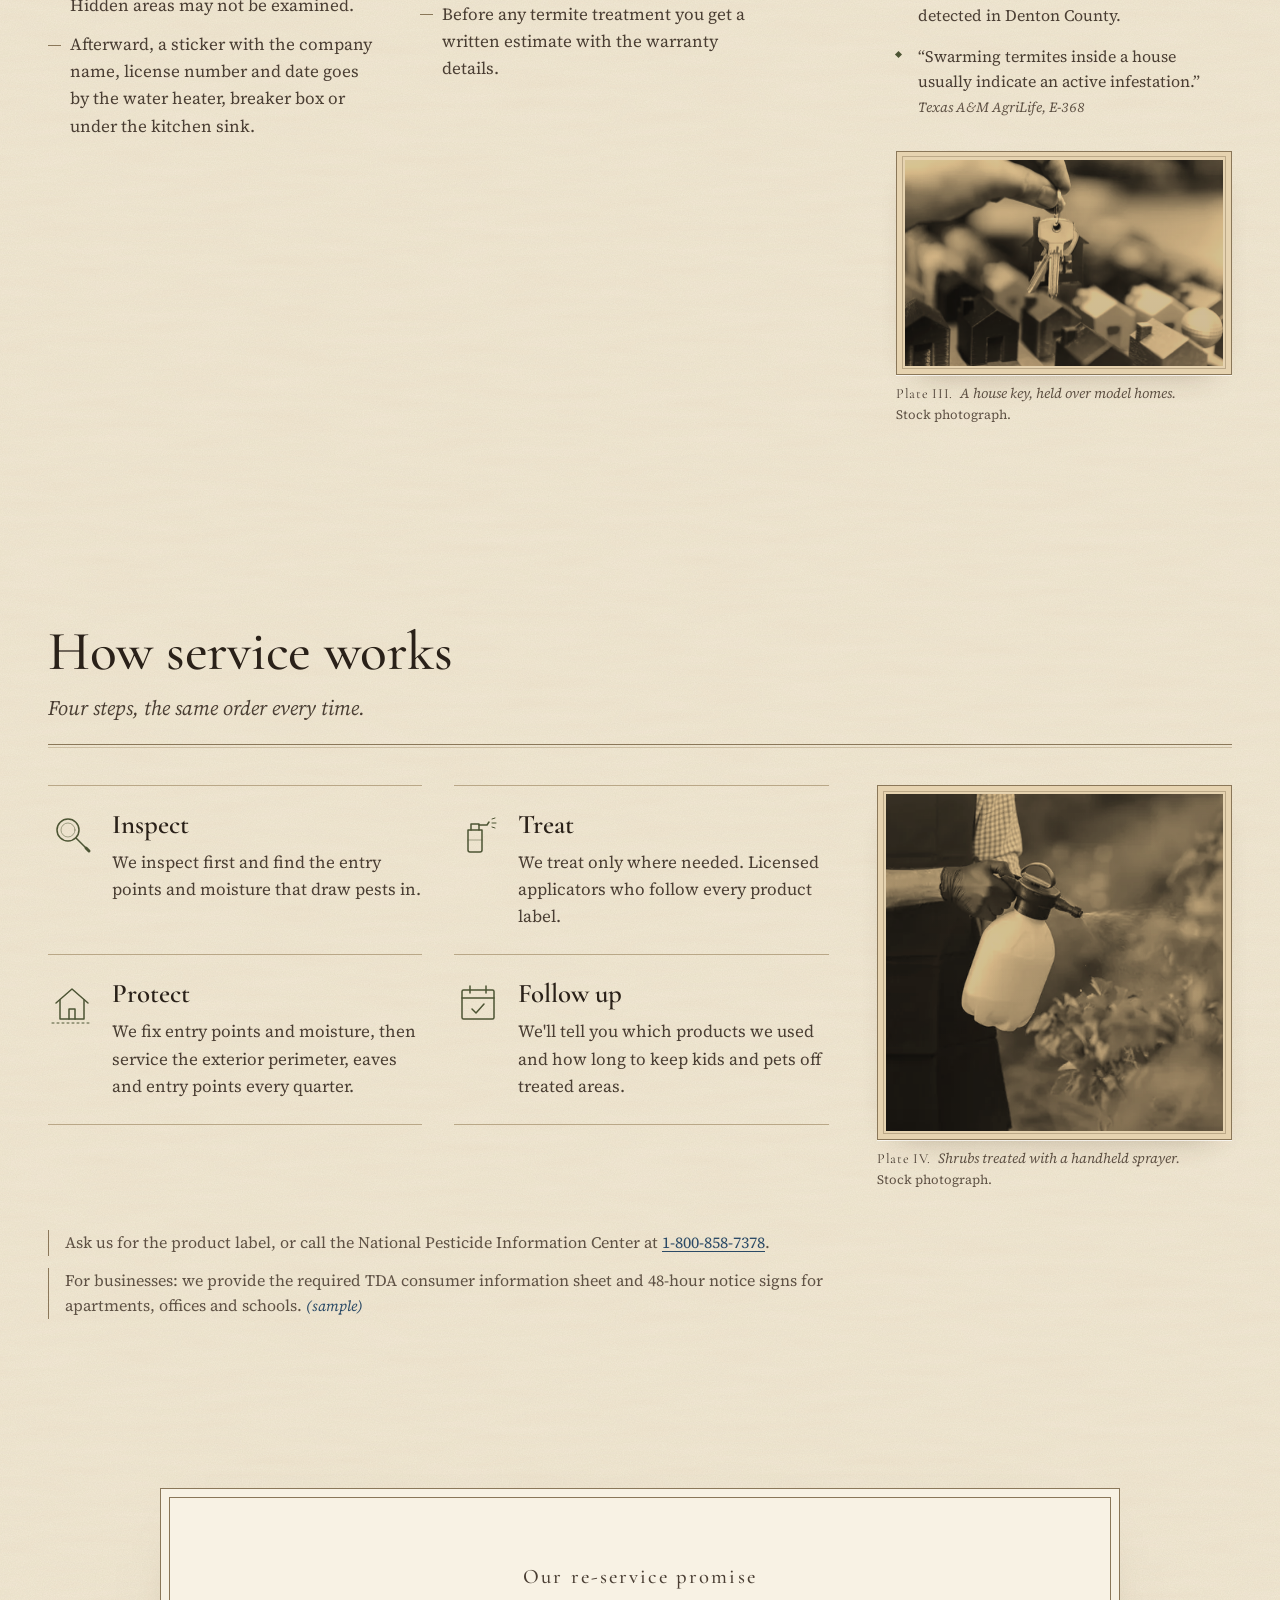
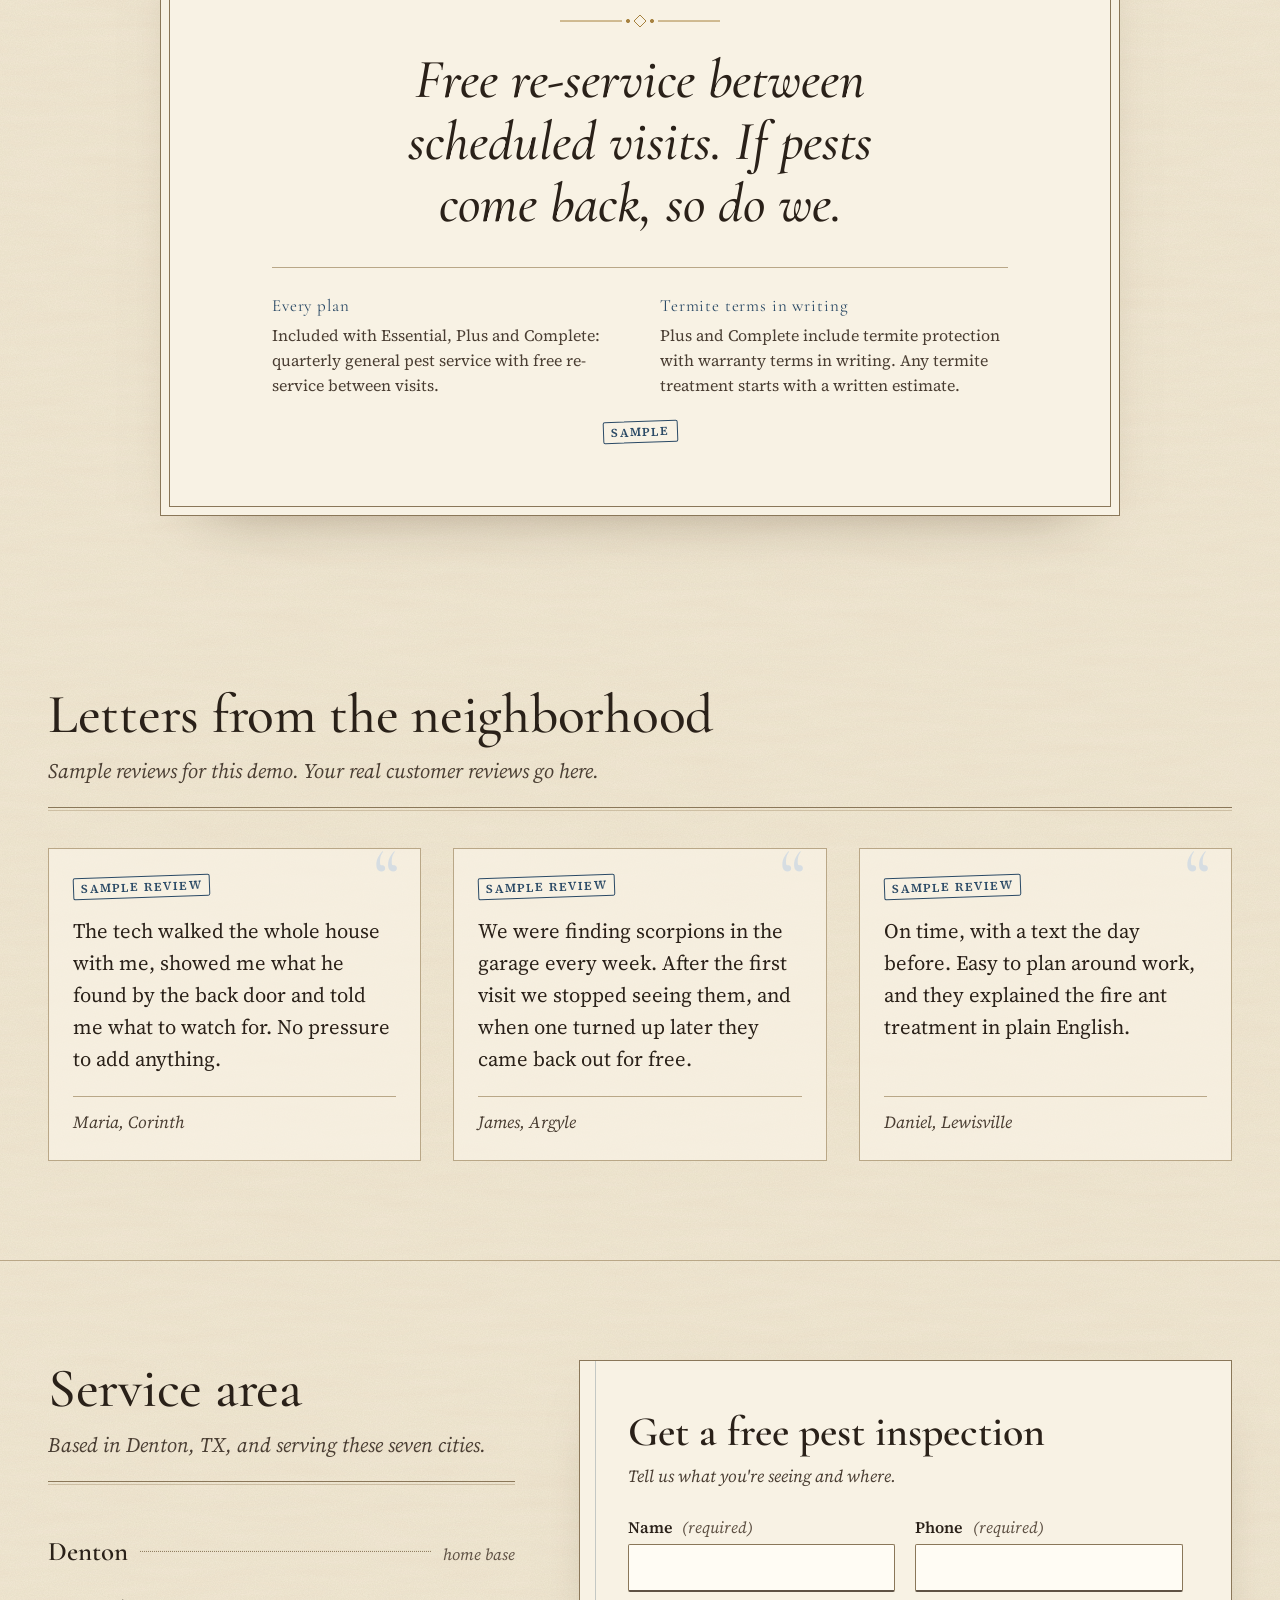
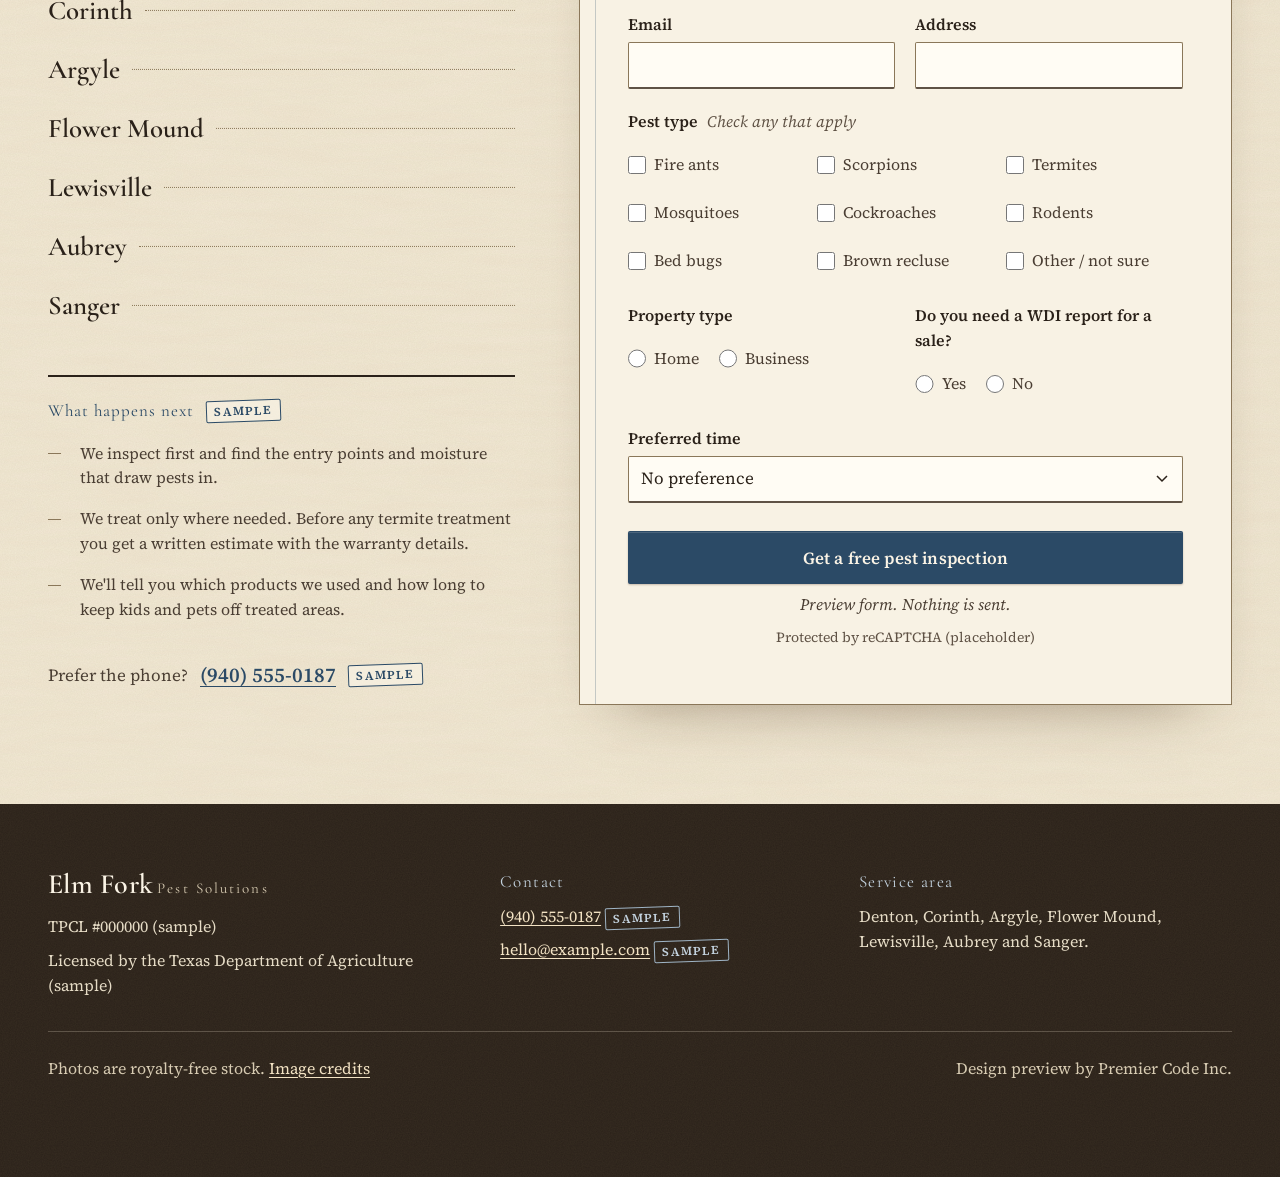
<file: option-c/index.html>
<!--
  PITCH NOTE (Option C, "Field guide"): the homepage reads like a finely printed field guide to Denton County household pests, so the company comes across as the calm expert who knows each pest by sight.
  Look first at "Identify your pest": eight specimen plates with printed captions, then the plain, published Sample prices below it.
-->
<!doctype html>
<html lang="en">
<head>
  <meta charset="utf-8">
  <meta name="viewport" content="width=device-width, initial-scale=1">
  <meta name="robots" content="noindex, nofollow">
  <title>Elm Fork Pest Solutions | Pest control for Denton County homes (design preview)</title>
  <meta name="description" content="Design preview for a fictional Denton, TX pest control company. Identify fire ants, scorpions, termites and more, see Sample plan prices, and book a free pest inspection.">
  <link rel="preconnect" href="https://fonts.googleapis.com">
  <link rel="preconnect" href="https://fonts.gstatic.com" crossorigin>
  <link rel="stylesheet" href="https://fonts.googleapis.com/css2?family=Cormorant+Garamond:ital,wght@0,500;0,600;1,500;1,600&family=IM+Fell+English+SC&family=Source+Serif+4:ital,opsz,wght@0,8..60,400;0,8..60,600;1,8..60,400&display=swap">
  <link rel="stylesheet" href="styles.css">
  <link rel="preload" as="image" href="../assets/img/home-brick-ranch-03-1280.webp" imagesrcset="../assets/img/home-brick-ranch-03-640.webp 640w, ../assets/img/home-brick-ranch-03-1280.webp 1280w, ../assets/img/home-brick-ranch-03-1920.webp 1920w, ../assets/img/home-brick-ranch-03-2400.webp 2400w" imagesizes="(min-width: 1024px) 70vw, 150vw">
</head>
<body>
  <a class="skip-link" href="#main">Skip to main content</a>

  <div class="preview-bar" role="note">
    <p><strong>Design preview.</strong> Elm Fork Pest Solutions is a fictional company. Contact details, prices and reviews are samples.</p>
  </div>

  <header class="site-header">
    <div class="wrap header-inner">
      <a class="wordmark" href="#top" aria-label="Elm Fork Pest Solutions, back to top">
        <span class="wordmark-name">Elm Fork</span>
        <span class="wordmark-sub">Pest Solutions</span>
      </a>
      <nav class="header-nav" aria-label="Main">
        <ul>
          <li><a href="#pests">Pests</a></li>
          <li><a href="#plans">Plans</a></li>
          <li><a href="#wdi">WDI reports</a></li>
          <li><a href="#area">Service area</a></li>
        </ul>
      </nav>
      <details class="nav-menu">
        <summary><svg class="nav-menu-ico" viewBox="0 0 24 24" width="22" height="22" aria-hidden="true" focusable="false"><path d="M4 7h16M4 12h16M4 17h16" fill="none" stroke="currentColor" stroke-width="2" stroke-linecap="round"/></svg><span class="nav-menu-label">Contents</span></summary>
        <ul>
          <li><a href="#pests">Pests</a></li>
          <li><a href="#plans">Plans</a></li>
          <li><a href="#wdi">WDI reports</a></li>
          <li><a href="#area">Service area</a></li>
        </ul>
      </details>
      <div class="header-actions">
        <!-- PLACEHOLDER: real phone number at launch -->
        <a class="header-phone" href="tel:+19405550187"><span class="header-phone-label">Call <span class="sample-inline">(sample)</span></span> <span class="header-phone-num">(940) 555-0187</span></a>
        <a class="header-phone-icon" href="tel:+19405550187" aria-label="Call (940) 555-0187 (sample number)"><svg viewBox="0 0 24 24" width="20" height="20" aria-hidden="true"><path d="M6.6 3.5h3l1.4 4.2-2 1.4a12 12 0 0 0 5.9 5.9l1.4-2 4.2 1.4v3a2 2 0 0 1-2.2 2A17 17 0 0 1 4.6 5.7a2 2 0 0 1 2-2.2z" fill="none" stroke="currentColor" stroke-width="1.5" stroke-linejoin="round"/></svg></a>
        <a class="btn btn-primary btn-sm" href="#inspection">Free inspection</a>
      </div>
    </div>
  </header>

  <main id="main">

    <!-- HERO -->
    <section class="hero" id="top" aria-labelledby="hero-title">
      <div class="wrap hero-grid">
        <div class="hero-margin" aria-hidden="true">
          <span class="hero-margin-rule"></span>
          <span class="hero-margin-note">Denton County edition</span>
        </div>

        <div class="hero-copy">
          <h1 id="hero-title" class="hero-title"><span class="hero-line">Know your pests.</span><br><span class="hero-line">Keep your home.</span></h1>
          <p class="hero-lede">Fire ants, scorpions, termites and mosquitoes are all part of life in Denton County.<span class="lede-more"> We inspect first, fix entry points and moisture, and treat only where needed.</span></p>
          <div class="hero-actions">
            <a class="btn btn-primary btn-lg" href="#inspection">Get a free pest inspection</a>
            <a class="hero-call" href="tel:+19405550187">or call <span class="nowrap">(940) 555-0187</span> <span class="sample-tag">Sample</span></a>
          </div>
        </div>

        <figure class="hero-plate">
          <div class="plate-frame plate-frame--photo">
            <div class="crop"><img
              src="../assets/img/home-brick-ranch-03-1280.webp"
              srcset="../assets/img/home-brick-ranch-03-640.webp 640w, ../assets/img/home-brick-ranch-03-1280.webp 1280w, ../assets/img/home-brick-ranch-03-1920.webp 1920w, ../assets/img/home-brick-ranch-03-2400.webp 2400w"
              sizes="(min-width: 1024px) 70vw, 150vw"
              width="1280" height="695"
              alt="Red brick ranch house behind a wide, mowed lawn"
              fetchpriority="high"></div>
          </div>
          <figcaption class="plate-caption"><span class="fig-num">Plate I.</span> Habitat: the brick ranch house, front view, with mown lawn. <span class="credit">Stock photograph.</span></figcaption>
        </figure>

        <!-- PLACEHOLDER: confirm trust points with the client -->
        <ul class="trust-list" aria-label="What every plan includes (sample)">
          <li>Licensed applicators</li>
                    <li>No long-term contracts</li>
          <li class="trust-sample"><span class="sample-tag">Sample</span></li>
        </ul>
      </div>
    </section>

    <!-- IDENTIFY YOUR PEST (showpiece) -->
    <section class="section section-pests" id="pests" aria-labelledby="pests-title">
      <div class="wrap">
        <header class="chapter-head">
          <div class="chapter-titles">
            <h2 id="pests-title">Identify your pest</h2>
            <p class="chapter-dek">Eight household pests, with old specimen plates and plain notes on how to tell them apart.</p>
          </div>
        </header>
        <hr class="rule rule-draw">

        <div class="pests-layout">
          <aside class="field-notes" aria-label="Field notes">
            <p class="field-notes-title">Field notes</p>
            <ul class="field-notes-list">
              <li>Denton County is on the Texas Department of Agriculture's imported fire ant quarantine list.</li>
              <li>Around Dallas, termite swarms commonly appear in March and April.</li>
              <li>House mice can enter through a hole the size of a dime; rats through one the size of a quarter.</li>
              <li>Denton County Public Health tracks West Nile virus in local mosquitoes every season.</li>
            </ul>
          </aside>

          <ol class="specimens" role="list">
            <li class="specimen reveal">
              <figure class="specimen-plate">
                <div class="plate-frame plate-frame--specimen plate-tint">
                  <img src="../assets/img/ants-lubbock-plate-1897-600.webp" srcset="../assets/img/ants-lubbock-plate-1897-600.webp 600w, ../assets/img/ants-lubbock-plate-1897-1200.webp 1200w" sizes="(min-width: 1280px) 22rem, (min-width: 640px) 45vw, 92vw" width="600" height="803" loading="lazy" alt="Vintage color plate of six ant species" class="fit-cover pos-top">
                </div>
                <figcaption class="plate-caption">Ants. Plate from Lubbock, 1897.</figcaption>
              </figure>
              <h3 class="specimen-name">Fire ants</h3>
              <p class="specimen-copy">Small reddish-brown ants that build loose dirt mounds in lawns, often after rain. Disturb a mound and many workers come out quickly to sting. Stings often turn into small itchy blisters a day or two later.</p>
            </li>

            <li class="specimen reveal">
              <figure class="specimen-plate">
                <div class="plate-frame plate-frame--specimen plate-tint">
                  <img src="../assets/img/scorpions-castelnau-plate-1856-600.webp" srcset="../assets/img/scorpions-castelnau-plate-1856-600.webp 600w, ../assets/img/scorpions-castelnau-plate-1856-1200.webp 1200w" sizes="(min-width: 1280px) 22rem, (min-width: 640px) 45vw, 92vw" width="600" height="923" loading="lazy" alt="Antique engraving of three scorpions with anatomical details" class="fit-cover pos-scorp">
                </div>
                <figcaption class="plate-caption">Scorpions. Plate from Castelnau, 1856.</figcaption>
              </figure>
              <h3 class="specimen-name">Scorpions</h3>
              <p class="specimen-copy">The striped bark scorpion is the scorpion you'll find around Denton: about 2½ inches long, tan, with two dark stripes down its back. It hunts at night and hides under rocks, boards and debris by day. In hot weather it can wander indoors from attics.</p>
            </li>

            <li class="specimen reveal">
              <figure class="specimen-plate">
                <div class="plate-frame plate-frame--specimen plate-tint">
                  <img src="../assets/img/termite-swarmer-usda-1896-600.webp" srcset="../assets/img/termite-swarmer-usda-1896-600.webp 600w, ../assets/img/termite-swarmer-usda-1896-1200.webp 1200w" sizes="(min-width: 1280px) 30rem, (min-width: 640px) 70vw, 140vw" width="600" height="371" loading="lazy" alt="Vintage line drawing of a winged termite and its body parts" class="fit-cover pos-termite">
                </div>
                <figcaption class="plate-caption">Termite. Figure from the USDA Division of Entomology, 1896.</figcaption>
              </figure>
              <h3 class="specimen-name">Termites</h3>
              <p class="specimen-copy">Termites live in the soil and travel into homes through thin mud tubes built up foundation walls. The first sign most homeowners notice is a spring swarm of small winged insects, or piles of discarded wings, near windows and doors.</p>
            </li>

            <li class="specimen reveal">
              <figure class="specimen-plate">
                <div class="plate-frame plate-frame--specimen plate-tint">
                  <img src="../assets/img/mosquito-culex-goeldi-1905-600.webp" srcset="../assets/img/mosquito-culex-goeldi-1905-600.webp 600w, ../assets/img/mosquito-culex-goeldi-1905-894.webp 894w" sizes="(min-width: 1280px) 22rem, (min-width: 640px) 45vw, 92vw" width="600" height="470" loading="lazy" alt="Antique color illustration of two house mosquitoes" class="fit-contain">
                </div>
                <figcaption class="plate-caption">House mosquitoes. Illustration from Goeldi, 1905.</figcaption>
              </figure>
              <h3 class="specimen-name">Mosquitoes</h3>
              <p class="specimen-copy">Two kinds matter most around Denton homes. Southern house mosquitoes breed in standing water such as ditches, drains and birdbaths and bite from dusk through the night. Asian tiger mosquitoes breed in small containers like flowerpots and clogged gutters and also bite during the day.</p>
            </li>

            <li class="specimen reveal">
              <figure class="specimen-plate">
                <div class="plate-frame plate-frame--specimen plate-tint">
                  <img src="../assets/img/cockroach-american-harpers-1860-600.webp" srcset="../assets/img/cockroach-american-harpers-1860-600.webp 600w, ../assets/img/cockroach-american-harpers-1860-1200.webp 1200w" sizes="(min-width: 1280px) 22rem, (min-width: 640px) 45vw, 92vw" width="600" height="682" loading="lazy" alt="Vintage engraving of an American cockroach" class="fit-contain">
                </div>
                <figcaption class="plate-caption">American cockroach. Engraving from Harper's Magazine, 1860.</figcaption>
              </figure>
              <h3 class="specimen-name">Cockroaches</h3>
              <p class="specimen-copy">German cockroaches are small, light brown roaches with two dark stripes behind the head that live indoors near kitchens and bathrooms. American cockroaches are much larger and reddish-brown, live mostly outdoors and in drains, and wander inside looking for water.</p>
            </li>

            <li class="specimen reveal">
              <figure class="specimen-plate">
                <div class="plate-frame plate-frame--specimen plate-frame--wide plate-tint">
                  <div class="crop"><img src="../assets/img/mouse-house-audubon-1840s-600.webp" srcset="../assets/img/mouse-house-audubon-1840s-600.webp 600w, ../assets/img/mouse-house-audubon-1840s-1200.webp 1200w" sizes="(min-width: 1280px) 60rem, (min-width: 640px) 160vw, 330vw" width="600" height="484" loading="lazy" alt="Hand-colored 1840s lithograph of house mice around a plate of cheese" class="fit-cover pos-mouse"></div>
                </div>
                <figcaption class="plate-caption">House mice. Detail of a lithograph by Audubon, 1840s.</figcaption>
              </figure>
              <h3 class="specimen-name">Rodents</h3>
              <p class="specimen-copy">Roof rats are climbers that nest up high in trees, vines and attics, so scratching overhead at night is often the first clue. House mice are much smaller and can slip through a gap the size of a dime.</p>
            </li>

            <li class="specimen reveal">
              <figure class="specimen-plate">
                <div class="plate-frame plate-frame--specimen plate-tint">
                  <img src="../assets/img/bedbug-harpers-1860-600.webp" srcset="../assets/img/bedbug-harpers-1860-600.webp 600w, ../assets/img/bedbug-harpers-1860-1200.webp 1200w" sizes="(min-width: 1280px) 22rem, (min-width: 640px) 45vw, 92vw" width="600" height="521" loading="lazy" alt="Vintage engraving of an enlarged bed bug" class="fit-contain">
                </div>
                <figcaption class="plate-caption">Bed bug, enlarged. Engraving from Harper's Magazine, 1860.</figcaption>
              </figure>
              <h3 class="specimen-name">Bed bugs</h3>
              <p class="specimen-copy">Bed bugs are flat, wingless, reddish-brown insects about the size of an apple seed. They hide in mattress seams, headboards and nearby furniture during the day, and most people pick them up while traveling.</p>
            </li>

            <li class="specimen reveal">
              <figure class="specimen-plate">
                <div class="plate-frame plate-frame--specimen plate-drawn">
                  <!-- Original engraving-style drawing made for this page. The black widow plate is deliberately not used here. -->
                  <svg class="spider-drawing" viewBox="8 4 284 278" role="img" aria-labelledby="recluse-svg-title">
                    <title id="recluse-svg-title">Detailed drawing of a brown recluse spider seen from above, with long slender legs, an oval abdomen and a dark violin-shaped mark behind the eyes</title>
<defs>
<pattern id="rx-hatch" width="1.6" height="1.6" patternUnits="userSpaceOnUse" patternTransform="rotate(-35)"><line x1="0" y1=".8" x2="1.6" y2=".8" stroke="#33200f" stroke-width=".55"/></pattern>
<pattern id="rx-hatch-b" width="1.8" height="1.8" patternUnits="userSpaceOnUse" patternTransform="rotate(55)"><line x1="0" y1=".9" x2="1.8" y2=".9" stroke="#33200f" stroke-width=".4"/></pattern>
<pattern id="rx-hatch-light" width="2.2" height="2.2" patternUnits="userSpaceOnUse" patternTransform="rotate(-35)"><line x1="0" y1="1.1" x2="2.2" y2="1.1" stroke="#33200f" stroke-width=".38"/></pattern>
<pattern id="rx-xhatch" width="1.7" height="1.7" patternUnits="userSpaceOnUse" patternTransform="rotate(40)"><path d="M0 .85 H1.7 M.85 0 V1.7" stroke="#33200f" stroke-width=".42"/></pattern>
<clipPath id="rx-ceph"><path id="rx-ceph-shape" d="M150 108 C162 108 170 116 172 130 C174 145 165 158 150 159 C135 158 126 145 128 130 C130 116 138 108 150 108 Z"/></clipPath>
<clipPath id="rx-abd"><ellipse cx="150" cy="196" rx="23" ry="33"/></clipPath>
<clipPath id="rx-shade-r"><rect x="150" y="0" width="150" height="300"/></clipPath>
</defs>
<g stroke-linecap="round">
<path d="M137.7 121.9 L127.6 114.0 L124.4 118.0 L134.3 126.1 Z" fill="url(#rx-hatch)" fill-opacity=".8" stroke="#33200f" stroke-width=".85" stroke-linejoin="round"/>
<path d="M127.9 114.4 L99.7 80.6 L96.3 83.4 L124.1 117.6 Z" fill="url(#rx-hatch)" fill-opacity=".8" stroke="#33200f" stroke-width=".85" stroke-linejoin="round"/>
<path d="M99.8 80.7 L92.6 70.9 L89.4 73.1 L96.2 83.3 Z" fill="url(#rx-hatch)" fill-opacity=".8" stroke="#33200f" stroke-width=".85" stroke-linejoin="round"/>
<path d="M92.6 71.0 L71.3 39.1 L68.7 40.9 L89.4 73.0 Z" fill="url(#rx-hatch)" fill-opacity=".8" stroke="#33200f" stroke-width=".85" stroke-linejoin="round"/>
<path d="M71.3 39.1 L57.0 18.4 L55.0 19.6 L68.7 40.9 Z" fill="url(#rx-hatch)" fill-opacity=".8" stroke="#33200f" stroke-width=".85" stroke-linejoin="round"/>
<path d="M57.0 18.4 L51.5 9.7 L50.5 10.3 L55.0 19.6 Z" fill="url(#rx-hatch)" fill-opacity=".8" stroke="#33200f" stroke-width=".85" stroke-linejoin="round"/>
<path d="M135.1 123.4L133.6 125.3M134.3 122.8L132.8 124.6M133.4 122.1L131.9 124.0M132.6 121.4L131.1 123.3M131.8 120.8L130.3 122.6M130.9 120.1L129.5 121.9M130.1 119.4L128.6 121.2M129.3 118.8L127.8 120.6M128.4 118.1L127.0 119.9M127.6 117.4L126.2 119.2M126.8 116.8L125.3 118.5M125.2 115.2L123.5 116.7M124.5 114.4L122.8 115.8M123.9 113.6L122.1 115.0M123.2 112.8L121.5 114.2M122.5 111.9L120.8 113.3M121.8 111.1L120.1 112.5M121.1 110.3L119.4 111.7M120.4 109.4L118.7 110.8M119.8 108.6L118.1 110.0M119.1 107.8L117.4 109.2M118.4 107.0L116.7 108.3M117.7 106.1L116.0 107.5M117.0 105.3L115.4 106.7M116.3 104.5L114.7 105.8M115.7 103.6L114.0 105.0M115.0 102.8L113.3 104.2M114.3 102.0L112.6 103.3M113.6 101.1L112.0 102.5M112.9 100.3L111.3 101.7M112.3 99.5L110.6 100.8M111.6 98.7L109.9 100.0M110.9 97.8L109.3 99.2M110.2 97.0L108.6 98.3M109.5 96.2L107.9 97.5M108.8 95.3L107.2 96.7M108.2 94.5L106.6 95.8M107.5 93.7L105.9 95.0M106.8 92.9L105.2 94.2M106.1 92.0L104.5 93.3M105.4 91.2L103.8 92.5M104.7 90.4L103.2 91.7M104.1 89.5L102.5 90.8M103.4 88.7L101.8 90.0M102.7 87.9L101.1 89.2M102.0 87.0L100.5 88.3M101.3 86.2L99.8 87.5M100.6 85.4L99.1 86.7M100.0 84.6L98.4 85.8M99.3 83.7L97.7 85.0M98.6 82.9L97.1 84.2M97.3 81.2L95.7 82.3M96.6 80.2L95.1 81.4M96.0 79.3L94.4 80.4M95.4 78.4L93.8 79.5M94.7 77.5L93.2 78.6M94.1 76.6L92.6 77.7M93.5 75.7L92.0 76.7M92.8 74.8L91.4 75.8M92.2 73.9L90.8 74.9M91.6 73.0L90.1 74.0M90.3 71.2L88.9 72.1M89.8 70.3L88.3 71.2M89.2 69.4L87.8 70.3M88.6 68.5L87.2 69.4M88.0 67.6L86.6 68.5M87.4 66.7L86.0 67.6M86.8 65.8L85.5 66.7M86.3 64.9L84.9 65.8M85.7 64.0L84.3 64.9M85.1 63.2L83.7 64.1M84.5 62.3L83.2 63.2M83.9 61.4L82.6 62.3M83.3 60.5L82.0 61.4M82.8 59.6L81.4 60.5M82.2 58.7L80.9 59.6M81.6 57.8L80.3 58.7M81.0 56.9L79.7 57.8M80.4 56.0L79.1 56.9M79.8 55.2L78.6 56.0M79.3 54.3L78.0 55.1M78.7 53.4L77.4 54.2M78.1 52.5L76.8 53.3M77.5 51.6L76.3 52.4M76.9 50.7L75.7 51.5M76.3 49.8L75.1 50.6M75.8 48.9L74.5 49.7M75.2 48.0L73.9 48.9M74.6 47.2L73.4 48.0M74.0 46.3L72.8 47.1M73.4 45.4L72.2 46.2M72.8 44.5L71.6 45.3M72.3 43.6L71.1 44.4M71.7 42.7L70.5 43.5M71.1 41.8L69.9 42.6M70.5 40.9L69.3 41.7M69.4 39.2L68.2 39.9M68.8 38.3L67.6 39.0M68.2 37.4L67.1 38.2M67.6 36.5L66.5 37.3M67.0 35.7L65.9 36.4M66.4 34.8L65.4 35.5M65.9 33.9L64.8 34.6M65.3 33.0L64.2 33.7M64.7 32.2L63.6 32.9M64.1 31.3L63.1 32.0M63.5 30.4L62.5 31.1M62.9 29.5L61.9 30.2M62.4 28.7L61.4 29.3M61.8 27.8L60.8 28.4M61.2 26.9L60.2 27.6M60.6 26.0L59.7 26.7M60.0 25.2L59.1 25.8M59.4 24.3L58.5 24.9M58.9 23.4L57.9 24.0M58.3 22.5L57.4 23.1M57.7 21.7L56.8 22.3M57.1 20.8L56.2 21.4M56.5 19.9L55.7 20.5M55.4 18.0L54.5 18.5M54.8 17.0L54.0 17.5M54.3 16.0L53.5 16.4M53.7 15.0L53.0 15.4M53.2 14.0L52.5 14.4M52.6 13.0L52.0 13.4M52.1 12.0L51.5 12.3M51.5 11.0L51.0 11.3" stroke="#33200f" stroke-width=".5" stroke-linecap="round" fill="none"/>
<path d="M134.5 122.5L135.2 121.5M132.8 121.1L133.6 120.2M131.2 119.8L131.9 118.9M129.5 118.5L130.2 117.6M127.8 117.1L128.5 116.2M124.8 114.2L125.7 113.5M123.5 112.5L124.3 111.8M122.1 110.9L122.9 110.2M120.7 109.2L121.6 108.5M119.4 107.6L120.2 106.9M118.0 105.9L118.8 105.2M116.6 104.2L117.5 103.6M115.3 102.6L116.1 101.9M113.9 100.9L114.7 100.2M112.5 99.3L113.3 98.6M111.2 97.6L112.0 96.9M109.8 95.9L110.6 95.3M108.4 94.3L109.2 93.6M107.1 92.6L107.9 92.0M105.7 91.0L106.5 90.3M104.3 89.3L105.1 88.7M103.0 87.7L103.7 87.0M101.6 86.0L102.4 85.4M100.2 84.3L101.0 83.7M98.9 82.7L99.6 82.1M96.9 80.1L97.7 79.5M95.6 78.2L96.4 77.7M94.3 76.4L95.1 75.9M93.1 74.6L93.8 74.1M91.8 72.8L92.5 72.3M90.0 70.1L90.7 69.7M88.8 68.3L89.5 67.9M87.7 66.6L88.3 66.1M86.5 64.8L87.2 64.3M85.3 63.0L86.0 62.6M84.1 61.2L84.8 60.8M83.0 59.5L83.6 59.0M81.8 57.7L82.5 57.3M80.6 55.9L81.3 55.5M79.5 54.1L80.1 53.7M78.3 52.4L78.9 51.9M77.1 50.6L77.8 50.2M76.0 48.8L76.6 48.4M74.8 47.0L75.4 46.6M73.6 45.2L74.2 44.8M72.5 43.5L73.1 43.1M71.3 41.7L71.9 41.3M69.0 38.2L69.5 37.8M67.8 36.4L68.3 36.0M66.6 34.7L67.2 34.3M65.5 32.9L66.0 32.6M64.3 31.2L64.8 30.8M63.1 29.4L63.6 29.1M61.9 27.7L62.4 27.3M60.8 25.9L61.3 25.6M59.6 24.2L60.1 23.9M58.4 22.4L58.9 22.1M57.3 20.7L57.7 20.4M55.0 17.0L55.4 16.7M53.9 15.0L54.2 14.8M52.7 13.0L53.0 12.8M51.6 11.0L51.9 10.8" stroke="#33200f" stroke-width=".3" stroke-linecap="round" fill="none"/>
<path d="M136.7 123.1L126.7 115.1M126.8 115.3L98.7 81.4M98.8 81.4L91.7 71.5M91.7 71.5L70.6 39.6M70.6 39.6L56.4 18.7M56.4 18.8L51.2 9.9" stroke="#33200f" stroke-width=".2" opacity=".6" stroke-linecap="round" fill="none"/>
<path d="M95.2 81.8L92.1 81.0M98.8 79.3L99.1 76.2M94.3 80.4L91.2 79.6M97.7 77.9L98.1 74.8M93.3 78.9L90.2 78.1M96.7 76.5L97.0 73.4M92.3 77.4L89.2 76.7M95.7 75.1L96.0 72.0M91.4 76.0L88.3 75.2M94.6 73.7L95.0 70.5M90.4 74.5L87.3 73.8M93.6 72.3L93.9 69.1M66.8 37.8L63.7 37.0M69.2 36.2L69.7 33.0M64.8 34.8L61.7 34.0M67.2 33.2L67.6 30.0M62.9 31.8L59.8 30.9M65.1 30.2L65.6 27.1M60.9 28.7L57.8 27.9M63.1 27.3L63.5 24.1M58.9 25.7L55.9 24.9M61.1 24.3L61.5 21.1M57.0 22.7L53.9 21.8M59.0 21.3L59.4 18.2M54.3 18.2L51.3 17.2M56.2 17.2L56.9 14.1M53.7 16.9L50.7 15.8M55.4 15.9L56.1 12.8M53.1 15.6L50.1 14.5M54.7 14.7L55.3 11.6M52.4 14.3L49.4 13.2M53.9 13.5L54.5 10.3M51.8 12.9L48.8 11.9M53.1 12.2L53.8 9.1M51.1 11.6L48.1 10.5M52.3 11.0L53.0 7.8" stroke="#33200f" stroke-width=".28" stroke-linecap="round" fill="none"/>
<path d="M128.3 114.1 Q125.0 114.8 123.7 117.9" stroke="#33200f" stroke-width=".55" fill="none"/>
<path d="M100.2 80.5 Q97.1 80.7 95.8 83.5" stroke="#33200f" stroke-width=".55" fill="none"/>
<path d="M93.0 70.7 Q90.1 70.7 89.0 73.3" stroke="#33200f" stroke-width=".55" fill="none"/>
<path d="M71.7 38.9 Q69.1 38.7 68.3 41.1" stroke="#33200f" stroke-width=".55" fill="none"/>
<path d="M57.4 18.2 Q55.2 17.6 54.6 19.8" stroke="#33200f" stroke-width=".55" fill="none"/>
<path d="M165.7 126.1 L175.6 118.0 L172.4 114.0 L162.3 121.9 Z" fill="url(#rx-hatch)" fill-opacity=".8" stroke="#33200f" stroke-width=".85" stroke-linejoin="round"/>
<path d="M175.9 117.6 L203.7 83.4 L200.3 80.6 L172.1 114.4 Z" fill="url(#rx-hatch)" fill-opacity=".8" stroke="#33200f" stroke-width=".85" stroke-linejoin="round"/>
<path d="M203.8 83.3 L210.6 73.1 L207.4 70.9 L200.2 80.7 Z" fill="url(#rx-hatch)" fill-opacity=".8" stroke="#33200f" stroke-width=".85" stroke-linejoin="round"/>
<path d="M210.6 73.0 L231.3 40.9 L228.7 39.1 L207.4 71.0 Z" fill="url(#rx-hatch)" fill-opacity=".8" stroke="#33200f" stroke-width=".85" stroke-linejoin="round"/>
<path d="M231.3 40.9 L245.0 19.6 L243.0 18.4 L228.7 39.1 Z" fill="url(#rx-hatch)" fill-opacity=".8" stroke="#33200f" stroke-width=".85" stroke-linejoin="round"/>
<path d="M245.0 19.6 L249.5 10.3 L248.5 9.7 L243.0 18.4 Z" fill="url(#rx-hatch)" fill-opacity=".8" stroke="#33200f" stroke-width=".85" stroke-linejoin="round"/>
<path d="M164.9 123.4L166.4 125.3M165.7 122.8L167.2 124.6M166.6 122.1L168.1 124.0M167.4 121.4L168.9 123.3M168.2 120.8L169.7 122.6M169.1 120.1L170.5 121.9M169.9 119.4L171.4 121.2M170.7 118.8L172.2 120.6M171.6 118.1L173.0 119.9M172.4 117.4L173.8 119.2M173.2 116.8L174.7 118.5M174.8 115.2L176.5 116.7M175.5 114.4L177.2 115.8M176.1 113.6L177.9 115.0M176.8 112.8L178.5 114.2M177.5 111.9L179.2 113.3M178.2 111.1L179.9 112.5M178.9 110.3L180.6 111.7M179.6 109.4L181.3 110.8M180.2 108.6L181.9 110.0M180.9 107.8L182.6 109.2M181.6 107.0L183.3 108.3M182.3 106.1L184.0 107.5M183.0 105.3L184.6 106.7M183.7 104.5L185.3 105.8M184.3 103.6L186.0 105.0M185.0 102.8L186.7 104.2M185.7 102.0L187.4 103.3M186.4 101.1L188.0 102.5M187.1 100.3L188.7 101.7M187.7 99.5L189.4 100.8M188.4 98.7L190.1 100.0M189.1 97.8L190.7 99.2M189.8 97.0L191.4 98.3M190.5 96.2L192.1 97.5M191.2 95.3L192.8 96.7M191.8 94.5L193.4 95.8M192.5 93.7L194.1 95.0M193.2 92.9L194.8 94.2M193.9 92.0L195.5 93.3M194.6 91.2L196.2 92.5M195.3 90.4L196.8 91.7M195.9 89.5L197.5 90.8M196.6 88.7L198.2 90.0M197.3 87.9L198.9 89.2M198.0 87.0L199.5 88.3M198.7 86.2L200.2 87.5M199.4 85.4L200.9 86.7M200.0 84.6L201.6 85.8M200.7 83.7L202.3 85.0M201.4 82.9L202.9 84.2M202.7 81.2L204.3 82.3M203.4 80.2L204.9 81.4M204.0 79.3L205.6 80.4M204.6 78.4L206.2 79.5M205.3 77.5L206.8 78.6M205.9 76.6L207.4 77.7M206.5 75.7L208.0 76.7M207.2 74.8L208.6 75.8M207.8 73.9L209.2 74.9M208.4 73.0L209.9 74.0M209.7 71.2L211.1 72.1M210.2 70.3L211.7 71.2M210.8 69.4L212.2 70.3M211.4 68.5L212.8 69.4M212.0 67.6L213.4 68.5M212.6 66.7L214.0 67.6M213.2 65.8L214.5 66.7M213.7 64.9L215.1 65.8M214.3 64.0L215.7 64.9M214.9 63.2L216.3 64.1M215.5 62.3L216.8 63.2M216.1 61.4L217.4 62.3M216.7 60.5L218.0 61.4M217.2 59.6L218.6 60.5M217.8 58.7L219.1 59.6M218.4 57.8L219.7 58.7M219.0 56.9L220.3 57.8M219.6 56.0L220.9 56.9M220.2 55.2L221.4 56.0M220.7 54.3L222.0 55.1M221.3 53.4L222.6 54.2M221.9 52.5L223.2 53.3M222.5 51.6L223.7 52.4M223.1 50.7L224.3 51.5M223.7 49.8L224.9 50.6M224.2 48.9L225.5 49.7M224.8 48.0L226.1 48.9M225.4 47.2L226.6 48.0M226.0 46.3L227.2 47.1M226.6 45.4L227.8 46.2M227.2 44.5L228.4 45.3M227.7 43.6L228.9 44.4M228.3 42.7L229.5 43.5M228.9 41.8L230.1 42.6M229.5 40.9L230.7 41.7M230.6 39.2L231.8 39.9M231.2 38.3L232.4 39.0M231.8 37.4L232.9 38.2M232.4 36.5L233.5 37.3M233.0 35.7L234.1 36.4M233.6 34.8L234.6 35.5M234.1 33.9L235.2 34.6M234.7 33.0L235.8 33.7M235.3 32.2L236.4 32.9M235.9 31.3L236.9 32.0M236.5 30.4L237.5 31.1M237.1 29.5L238.1 30.2M237.6 28.7L238.6 29.3M238.2 27.8L239.2 28.4M238.8 26.9L239.8 27.6M239.4 26.0L240.3 26.7M240.0 25.2L240.9 25.8M240.6 24.3L241.5 24.9M241.1 23.4L242.1 24.0M241.7 22.5L242.6 23.1M242.3 21.7L243.2 22.3M242.9 20.8L243.8 21.4M243.5 19.9L244.3 20.5M244.6 18.0L245.5 18.5M245.2 17.0L246.0 17.5M245.7 16.0L246.5 16.4M246.3 15.0L247.0 15.4M246.8 14.0L247.5 14.4M247.4 13.0L248.0 13.4M247.9 12.0L248.5 12.3M248.5 11.0L249.0 11.3" stroke="#33200f" stroke-width=".5" stroke-linecap="round" fill="none"/>
<path d="M165.5 122.5L164.8 121.5M167.2 121.1L166.4 120.2M168.8 119.8L168.1 118.9M170.5 118.5L169.8 117.6M172.2 117.1L171.5 116.2M175.2 114.2L174.3 113.5M176.5 112.5L175.7 111.8M177.9 110.9L177.1 110.2M179.3 109.2L178.4 108.5M180.6 107.6L179.8 106.9M182.0 105.9L181.2 105.2M183.4 104.2L182.5 103.6M184.7 102.6L183.9 101.9M186.1 100.9L185.3 100.2M187.5 99.3L186.7 98.6M188.8 97.6L188.0 96.9M190.2 95.9L189.4 95.3M191.6 94.3L190.8 93.6M192.9 92.6L192.1 92.0M194.3 91.0L193.5 90.3M195.7 89.3L194.9 88.7M197.0 87.7L196.3 87.0M198.4 86.0L197.6 85.4M199.8 84.3L199.0 83.7M201.1 82.7L200.4 82.1M203.1 80.1L202.3 79.5M204.4 78.2L203.6 77.7M205.7 76.4L204.9 75.9M206.9 74.6L206.2 74.1M208.2 72.8L207.5 72.3M210.0 70.1L209.3 69.7M211.2 68.3L210.5 67.9M212.3 66.6L211.7 66.1M213.5 64.8L212.8 64.3M214.7 63.0L214.0 62.6M215.9 61.2L215.2 60.8M217.0 59.5L216.4 59.0M218.2 57.7L217.5 57.3M219.4 55.9L218.7 55.5M220.5 54.1L219.9 53.7M221.7 52.4L221.1 51.9M222.9 50.6L222.2 50.2M224.0 48.8L223.4 48.4M225.2 47.0L224.6 46.6M226.4 45.2L225.8 44.8M227.5 43.5L226.9 43.1M228.7 41.7L228.1 41.3M231.0 38.2L230.5 37.8M232.2 36.4L231.7 36.0M233.4 34.7L232.8 34.3M234.5 32.9L234.0 32.6M235.7 31.2L235.2 30.8M236.9 29.4L236.4 29.1M238.1 27.7L237.6 27.3M239.2 25.9L238.7 25.6M240.4 24.2L239.9 23.9M241.6 22.4L241.1 22.1M242.7 20.7L242.3 20.4M245.0 17.0L244.6 16.7M246.1 15.0L245.8 14.8M247.3 13.0L247.0 12.8M248.4 11.0L248.1 10.8" stroke="#33200f" stroke-width=".3" stroke-linecap="round" fill="none"/>
<path d="M163.3 123.1L173.3 115.1M173.2 115.3L201.3 81.4M201.2 81.4L208.3 71.5M208.3 71.5L229.4 39.6M229.4 39.6L243.6 18.7M243.6 18.8L248.8 9.9" stroke="#33200f" stroke-width=".2" opacity=".6" stroke-linecap="round" fill="none"/>
<path d="M201.2 79.3L200.9 76.2M204.8 81.8L207.9 81.0M202.3 77.9L201.9 74.8M205.7 80.4L208.8 79.6M203.3 76.5L203.0 73.4M206.7 78.9L209.8 78.1M204.3 75.1L204.0 72.0M207.7 77.4L210.8 76.7M205.4 73.7L205.0 70.5M208.6 76.0L211.7 75.2M206.4 72.3L206.1 69.1M209.6 74.5L212.7 73.8M230.8 36.2L230.3 33.0M233.2 37.8L236.3 37.0M232.8 33.2L232.4 30.0M235.2 34.8L238.3 34.0M234.9 30.2L234.4 27.1M237.1 31.8L240.2 30.9M236.9 27.3L236.5 24.1M239.1 28.7L242.2 27.9M238.9 24.3L238.5 21.1M241.1 25.7L244.1 24.9M241.0 21.3L240.6 18.2M243.0 22.7L246.1 21.8M243.8 17.2L243.1 14.1M245.7 18.2L248.7 17.2M244.6 15.9L243.9 12.8M246.3 16.9L249.3 15.8M245.3 14.7L244.7 11.6M246.9 15.6L249.9 14.5M246.1 13.5L245.5 10.3M247.6 14.3L250.6 13.2M246.9 12.2L246.2 9.1M248.2 12.9L251.2 11.9M247.7 11.0L247.0 7.8M248.9 11.6L251.9 10.5" stroke="#33200f" stroke-width=".28" stroke-linecap="round" fill="none"/>
<path d="M176.3 117.9 Q175.0 114.8 171.7 114.1" stroke="#33200f" stroke-width=".55" fill="none"/>
<path d="M204.2 83.5 Q202.9 80.7 199.8 80.5" stroke="#33200f" stroke-width=".55" fill="none"/>
<path d="M211.0 73.3 Q209.9 70.7 207.0 70.7" stroke="#33200f" stroke-width=".55" fill="none"/>
<path d="M231.7 41.1 Q230.9 38.7 228.3 38.9" stroke="#33200f" stroke-width=".55" fill="none"/>
<path d="M245.4 19.8 Q244.8 17.6 242.6 18.2" stroke="#33200f" stroke-width=".55" fill="none"/>
<path d="M133.9 129.4 L121.8 125.6 L120.2 130.4 L132.1 134.6 Z" fill="url(#rx-hatch)" fill-opacity=".8" stroke="#33200f" stroke-width=".85" stroke-linejoin="round"/>
<path d="M122.2 125.8 L87.1 106.1 L84.9 109.9 L119.8 130.2 Z" fill="url(#rx-hatch)" fill-opacity=".8" stroke="#33200f" stroke-width=".85" stroke-linejoin="round"/>
<path d="M86.9 106.0 L77.8 102.3 L76.2 105.7 L85.1 110.0 Z" fill="url(#rx-hatch)" fill-opacity=".8" stroke="#33200f" stroke-width=".85" stroke-linejoin="round"/>
<path d="M77.7 102.3 L44.6 88.6 L43.4 91.4 L76.3 105.7 Z" fill="url(#rx-hatch)" fill-opacity=".8" stroke="#33200f" stroke-width=".85" stroke-linejoin="round"/>
<path d="M44.5 88.5 L22.4 80.9 L21.6 83.1 L43.5 91.5 Z" fill="url(#rx-hatch)" fill-opacity=".8" stroke="#33200f" stroke-width=".85" stroke-linejoin="round"/>
<path d="M22.2 80.9 L13.1 79.4 L12.9 80.6 L21.8 83.1 Z" fill="url(#rx-hatch)" fill-opacity=".8" stroke="#33200f" stroke-width=".85" stroke-linejoin="round"/>
<path d="M132.0 131.8L131.2 134.1M131.0 131.5L130.2 133.7M130.0 131.1L129.2 133.4M129.0 130.8L128.2 133.0M128.0 130.5L127.2 132.7M127.0 130.1L126.2 132.3M126.0 129.8L125.2 132.0M125.0 129.5L124.2 131.6M124.0 129.1L123.2 131.3M123.0 128.8L122.2 130.9M122.0 128.5L121.2 130.6M120.0 127.6L118.9 129.5M119.1 127.1L118.0 129.0M118.2 126.5L117.1 128.5M117.3 126.0L116.2 127.9M116.3 125.5L115.2 127.4M115.4 124.9L114.3 126.9M114.5 124.4L113.4 126.3M113.6 123.9L112.5 125.8M112.7 123.4L111.6 125.3M111.7 122.8L110.6 124.7M110.8 122.3L109.7 124.2M109.9 121.8L108.8 123.7M109.0 121.3L107.9 123.1M108.0 120.7L107.0 122.6M107.1 120.2L106.1 122.1M106.2 119.7L105.1 121.5M105.3 119.2L104.2 121.0M104.4 118.6L103.3 120.5M103.4 118.1L102.4 119.9M102.5 117.6L101.5 119.4M101.6 117.0L100.6 118.9M100.7 116.5L99.6 118.3M99.8 116.0L98.7 117.8M98.8 115.5L97.8 117.3M97.9 114.9L96.9 116.7M97.0 114.4L96.0 116.2M96.1 113.9L95.1 115.7M95.2 113.4L94.1 115.1M94.2 112.8L93.2 114.6M93.3 112.3L92.3 114.1M92.4 111.8L91.4 113.5M91.5 111.3L90.5 113.0M90.5 110.7L89.5 112.5M89.6 110.2L88.6 111.9M88.7 109.7L87.7 111.4M87.8 109.1L86.8 110.9M86.9 108.6L85.9 110.3M85.0 107.7L84.2 109.4M84.0 107.2L83.2 109.0M83.0 106.8L82.2 108.5M82.0 106.3L81.2 108.0M81.0 105.9L80.2 107.5M80.0 105.4L79.2 107.1M79.0 105.0L78.2 106.6M78.0 104.5L77.3 106.1M76.0 103.7L75.3 105.2M75.0 103.3L74.4 104.8M74.1 102.9L73.4 104.4M73.1 102.4L72.4 104.0M72.1 102.0L71.5 103.6M71.1 101.6L70.5 103.1M70.2 101.2L69.5 102.7M69.2 100.8L68.6 102.3M68.2 100.4L67.6 101.9M67.3 100.0L66.6 101.5M66.3 99.6L65.7 101.0M65.3 99.1L64.7 100.6M64.3 98.7L63.7 100.2M63.4 98.3L62.8 99.8M62.4 97.9L61.8 99.4M61.4 97.5L60.8 98.9M60.5 97.1L59.9 98.5M59.5 96.7L58.9 98.1M58.5 96.3L57.9 97.7M57.6 95.8L57.0 97.2M56.6 95.4L56.0 96.8M55.6 95.0L55.0 96.4M54.6 94.6L54.1 96.0M53.7 94.2L53.1 95.6M52.7 93.8L52.1 95.1M51.7 93.4L51.2 94.7M50.8 93.0L50.2 94.3M49.8 92.5L49.2 93.9M48.8 92.1L48.3 93.5M47.9 91.7L47.3 93.0M46.9 91.3L46.3 92.6M45.9 90.9L45.4 92.2M44.9 90.5L44.4 91.8M43.0 89.7L42.5 91.0M42.0 89.3L41.5 90.6M41.0 89.0L40.5 90.2M40.0 88.6L39.5 89.9M39.0 88.3L38.5 89.5M38.0 87.9L37.5 89.1M37.0 87.5L36.5 88.7M36.0 87.2L35.5 88.3M35.0 86.8L34.5 88.0M34.0 86.4L33.6 87.6M33.0 86.1L32.6 87.2M32.0 85.7L31.6 86.8M31.0 85.3L30.6 86.4M30.0 85.0L29.6 86.1M29.0 84.6L28.6 85.7M28.0 84.2L27.6 85.3M27.0 83.9L26.6 84.9M26.0 83.5L25.6 84.5M25.0 83.1L24.6 84.2M24.0 82.8L23.6 83.8M23.0 82.4L22.6 83.4M20.9 81.8L20.7 82.8M19.7 81.5L19.5 82.4M18.6 81.3L18.4 82.1M17.5 81.0L17.3 81.8M16.4 80.8L16.2 81.5M15.2 80.5L15.1 81.2M14.1 80.3L14.0 80.9" stroke="#33200f" stroke-width=".5" stroke-linecap="round" fill="none"/>
<path d="M131.1 131.1L131.5 129.9M129.1 130.4L129.5 129.3M127.1 129.8L127.5 128.6M125.1 129.1L125.4 128.0M123.1 128.4L123.4 127.3M119.3 126.7L119.8 125.8M117.4 125.7L118.0 124.7M115.6 124.6L116.1 123.7M113.8 123.6L114.3 122.6M111.9 122.5L112.5 121.6M110.1 121.5L110.6 120.5M108.2 120.4L108.8 119.5M106.4 119.4L106.9 118.4M104.5 118.3L105.1 117.4M102.7 117.3L103.2 116.4M100.9 116.2L101.4 115.3M99.0 115.2L99.5 114.3M97.2 114.1L97.7 113.2M95.3 113.1L95.8 112.2M93.5 112.0L94.0 111.1M91.6 111.0L92.1 110.1M89.8 109.9L90.3 109.0M88.0 108.9L88.4 108.0M84.1 106.9L84.5 106.0M82.1 106.0L82.5 105.2M80.1 105.2L80.4 104.3M78.1 104.3L78.4 103.5M75.1 103.0L75.5 102.2M73.2 102.2L73.5 101.4M71.2 101.4L71.6 100.6M69.3 100.5L69.6 99.8M67.4 99.7L67.7 99.0M65.4 98.9L65.7 98.2M63.5 98.1L63.8 97.3M61.5 97.3L61.8 96.5M59.6 96.4L59.9 95.7M57.7 95.6L58.0 94.9M55.7 94.8L56.0 94.1M53.8 94.0L54.1 93.3M51.8 93.1L52.1 92.5M49.9 92.3L50.2 91.7M47.9 91.5L48.2 90.8M46.0 90.7L46.3 90.0M42.1 89.1L42.3 88.5M40.1 88.4L40.3 87.8M38.0 87.7L38.3 87.1M36.0 87.0L36.3 86.4M34.0 86.2L34.3 85.7M32.0 85.5L32.3 84.9M30.0 84.8L30.2 84.2M28.0 84.1L28.2 83.5M26.0 83.3L26.2 82.8M24.0 82.6L24.2 82.1M19.8 81.4L19.9 81.0M17.5 80.9L17.6 80.5M15.3 80.4L15.3 80.1" stroke="#33200f" stroke-width=".3" stroke-linecap="round" fill="none"/>
<path d="M133.4 130.9L121.3 127.0M121.5 127.0L86.5 107.2M86.4 107.1L77.3 103.2M77.3 103.2L44.3 89.4M44.2 89.4L22.2 81.5M22.1 81.5L13.1 79.7" stroke="#33200f" stroke-width=".2" opacity=".6" stroke-linecap="round" fill="none"/>
<path d="M83.8 109.4L80.8 110.3M85.6 105.5L84.3 102.6M82.6 108.8L79.5 109.7M84.3 104.9L82.9 102.0M81.3 108.2L78.3 109.1M83.0 104.4L81.6 101.5M80.0 107.6L77.0 108.5M81.7 103.9L80.3 101.0M78.8 107.0L75.7 107.9M80.4 103.3L79.0 100.4M77.5 106.3L74.5 107.3M79.1 102.8L77.7 99.9M40.3 90.3L37.4 91.4M41.4 87.5L39.8 84.7M37.2 89.1L34.3 90.2M38.2 86.4L36.7 83.6M34.1 87.9L31.1 89.0M35.0 85.3L33.5 82.5M31.0 86.7L28.0 87.8M31.9 84.2L30.3 81.4M27.9 85.5L24.9 86.6M28.7 83.1L27.2 80.3M24.7 84.3L21.8 85.4M25.6 82.0L24.0 79.2M20.5 82.8L17.7 84.3M20.9 80.7L19.1 78.1M19.2 82.4L16.4 83.9M19.6 80.5L17.8 77.9M17.9 82.0L15.1 83.6M18.3 80.3L16.5 77.7M16.7 81.7L13.9 83.2M17.0 80.0L15.2 77.5M15.4 81.3L12.6 82.8M15.7 79.8L13.8 77.3M14.1 80.9L11.3 82.5M14.4 79.6L12.5 77.1" stroke="#33200f" stroke-width=".28" stroke-linecap="round" fill="none"/>
<path d="M122.5 125.4 Q119.6 127.2 119.5 130.6" stroke="#33200f" stroke-width=".55" fill="none"/>
<path d="M87.1 105.5 Q84.5 107.4 84.9 110.5" stroke="#33200f" stroke-width=".55" fill="none"/>
<path d="M77.9 101.8 Q75.5 103.4 76.1 106.2" stroke="#33200f" stroke-width=".55" fill="none"/>
<path d="M44.7 88.1 Q42.5 89.5 43.3 91.9" stroke="#33200f" stroke-width=".55" fill="none"/>
<path d="M22.4 80.4 Q20.4 81.7 21.6 83.6" stroke="#33200f" stroke-width=".55" fill="none"/>
<path d="M167.9 134.6 L179.8 130.4 L178.2 125.6 L166.1 129.4 Z" fill="url(#rx-hatch)" fill-opacity=".8" stroke="#33200f" stroke-width=".85" stroke-linejoin="round"/>
<path d="M180.2 130.2 L215.1 109.9 L212.9 106.1 L177.8 125.8 Z" fill="url(#rx-hatch)" fill-opacity=".8" stroke="#33200f" stroke-width=".85" stroke-linejoin="round"/>
<path d="M214.9 110.0 L223.8 105.7 L222.2 102.3 L213.1 106.0 Z" fill="url(#rx-hatch)" fill-opacity=".8" stroke="#33200f" stroke-width=".85" stroke-linejoin="round"/>
<path d="M223.7 105.7 L256.6 91.4 L255.4 88.6 L222.3 102.3 Z" fill="url(#rx-hatch)" fill-opacity=".8" stroke="#33200f" stroke-width=".85" stroke-linejoin="round"/>
<path d="M256.5 91.5 L278.4 83.1 L277.6 80.9 L255.5 88.5 Z" fill="url(#rx-hatch)" fill-opacity=".8" stroke="#33200f" stroke-width=".85" stroke-linejoin="round"/>
<path d="M278.2 83.1 L287.1 80.6 L286.9 79.4 L277.8 80.9 Z" fill="url(#rx-hatch)" fill-opacity=".8" stroke="#33200f" stroke-width=".85" stroke-linejoin="round"/>
<path d="M168.0 131.8L168.8 134.1M169.0 131.5L169.8 133.7M170.0 131.1L170.8 133.4M171.0 130.8L171.8 133.0M172.0 130.5L172.8 132.7M173.0 130.1L173.8 132.3M174.0 129.8L174.8 132.0M175.0 129.5L175.8 131.6M176.0 129.1L176.8 131.3M177.0 128.8L177.8 130.9M178.0 128.5L178.8 130.6M180.0 127.6L181.1 129.5M180.9 127.1L182.0 129.0M181.8 126.5L182.9 128.5M182.7 126.0L183.8 127.9M183.7 125.5L184.8 127.4M184.6 124.9L185.7 126.9M185.5 124.4L186.6 126.3M186.4 123.9L187.5 125.8M187.3 123.4L188.4 125.3M188.3 122.8L189.4 124.7M189.2 122.3L190.3 124.2M190.1 121.8L191.2 123.7M191.0 121.3L192.1 123.1M192.0 120.7L193.0 122.6M192.9 120.2L193.9 122.1M193.8 119.7L194.9 121.5M194.7 119.2L195.8 121.0M195.6 118.6L196.7 120.5M196.6 118.1L197.6 119.9M197.5 117.6L198.5 119.4M198.4 117.0L199.4 118.9M199.3 116.5L200.4 118.3M200.2 116.0L201.3 117.8M201.2 115.5L202.2 117.3M202.1 114.9L203.1 116.7M203.0 114.4L204.0 116.2M203.9 113.9L204.9 115.7M204.8 113.4L205.9 115.1M205.8 112.8L206.8 114.6M206.7 112.3L207.7 114.1M207.6 111.8L208.6 113.5M208.5 111.3L209.5 113.0M209.5 110.7L210.5 112.5M210.4 110.2L211.4 111.9M211.3 109.7L212.3 111.4M212.2 109.1L213.2 110.9M213.1 108.6L214.1 110.3M215.0 107.7L215.8 109.4M216.0 107.2L216.8 109.0M217.0 106.8L217.8 108.5M218.0 106.3L218.8 108.0M219.0 105.9L219.8 107.5M220.0 105.4L220.8 107.1M221.0 105.0L221.8 106.6M222.0 104.5L222.7 106.1M224.0 103.7L224.7 105.2M225.0 103.3L225.6 104.8M225.9 102.9L226.6 104.4M226.9 102.4L227.6 104.0M227.9 102.0L228.5 103.6M228.9 101.6L229.5 103.1M229.8 101.2L230.5 102.7M230.8 100.8L231.4 102.3M231.8 100.4L232.4 101.9M232.7 100.0L233.4 101.5M233.7 99.6L234.3 101.0M234.7 99.1L235.3 100.6M235.7 98.7L236.3 100.2M236.6 98.3L237.2 99.8M237.6 97.9L238.2 99.4M238.6 97.5L239.2 98.9M239.5 97.1L240.1 98.5M240.5 96.7L241.1 98.1M241.5 96.3L242.1 97.7M242.4 95.8L243.0 97.2M243.4 95.4L244.0 96.8M244.4 95.0L245.0 96.4M245.4 94.6L245.9 96.0M246.3 94.2L246.9 95.6M247.3 93.8L247.9 95.1M248.3 93.4L248.8 94.7M249.2 93.0L249.8 94.3M250.2 92.5L250.8 93.9M251.2 92.1L251.7 93.5M252.1 91.7L252.7 93.0M253.1 91.3L253.7 92.6M254.1 90.9L254.6 92.2M255.1 90.5L255.6 91.8M257.0 89.7L257.5 91.0M258.0 89.3L258.5 90.6M259.0 89.0L259.5 90.2M260.0 88.6L260.5 89.9M261.0 88.3L261.5 89.5M262.0 87.9L262.5 89.1M263.0 87.5L263.5 88.7M264.0 87.2L264.5 88.3M265.0 86.8L265.5 88.0M266.0 86.4L266.4 87.6M267.0 86.1L267.4 87.2M268.0 85.7L268.4 86.8M269.0 85.3L269.4 86.4M270.0 85.0L270.4 86.1M271.0 84.6L271.4 85.7M272.0 84.2L272.4 85.3M273.0 83.9L273.4 84.9M274.0 83.5L274.4 84.5M275.0 83.1L275.4 84.2M276.0 82.8L276.4 83.8M277.0 82.4L277.4 83.4M279.1 81.8L279.3 82.8M280.3 81.5L280.5 82.4M281.4 81.3L281.6 82.1M282.5 81.0L282.7 81.8M283.6 80.8L283.8 81.5M284.8 80.5L284.9 81.2M285.9 80.3L286.0 80.9" stroke="#33200f" stroke-width=".5" stroke-linecap="round" fill="none"/>
<path d="M168.9 131.1L168.5 129.9M170.9 130.4L170.5 129.3M172.9 129.8L172.5 128.6M174.9 129.1L174.6 128.0M176.9 128.4L176.6 127.3M180.7 126.7L180.2 125.8M182.6 125.7L182.0 124.7M184.4 124.6L183.9 123.7M186.2 123.6L185.7 122.6M188.1 122.5L187.5 121.6M189.9 121.5L189.4 120.5M191.8 120.4L191.2 119.5M193.6 119.4L193.1 118.4M195.5 118.3L194.9 117.4M197.3 117.3L196.8 116.4M199.1 116.2L198.6 115.3M201.0 115.2L200.5 114.3M202.8 114.1L202.3 113.2M204.7 113.1L204.2 112.2M206.5 112.0L206.0 111.1M208.4 111.0L207.9 110.1M210.2 109.9L209.7 109.0M212.0 108.9L211.6 108.0M215.9 106.9L215.5 106.0M217.9 106.0L217.5 105.2M219.9 105.2L219.6 104.3M221.9 104.3L221.6 103.5M224.9 103.0L224.5 102.2M226.8 102.2L226.5 101.4M228.8 101.4L228.4 100.6M230.7 100.5L230.4 99.8M232.6 99.7L232.3 99.0M234.6 98.9L234.3 98.2M236.5 98.1L236.2 97.3M238.5 97.3L238.2 96.5M240.4 96.4L240.1 95.7M242.3 95.6L242.0 94.9M244.3 94.8L244.0 94.1M246.2 94.0L245.9 93.3M248.2 93.1L247.9 92.5M250.1 92.3L249.8 91.7M252.1 91.5L251.8 90.8M254.0 90.7L253.7 90.0M257.9 89.1L257.7 88.5M259.9 88.4L259.7 87.8M262.0 87.7L261.7 87.1M264.0 87.0L263.7 86.4M266.0 86.2L265.7 85.7M268.0 85.5L267.7 84.9M270.0 84.8L269.8 84.2M272.0 84.1L271.8 83.5M274.0 83.3L273.8 82.8M276.0 82.6L275.8 82.1M280.2 81.4L280.1 81.0M282.5 80.9L282.4 80.5M284.7 80.4L284.7 80.1" stroke="#33200f" stroke-width=".3" stroke-linecap="round" fill="none"/>
<path d="M166.6 130.9L178.7 127.0M178.5 127.0L213.5 107.2M213.6 107.1L222.7 103.2M222.7 103.2L255.7 89.4M255.8 89.4L277.8 81.5M277.9 81.5L286.9 79.7" stroke="#33200f" stroke-width=".2" opacity=".6" stroke-linecap="round" fill="none"/>
<path d="M214.4 105.5L215.7 102.6M216.2 109.4L219.2 110.3M215.7 104.9L217.1 102.0M217.4 108.8L220.5 109.7M217.0 104.4L218.4 101.5M218.7 108.2L221.7 109.1M218.3 103.9L219.7 101.0M220.0 107.6L223.0 108.5M219.6 103.3L221.0 100.4M221.2 107.0L224.3 107.9M220.9 102.8L222.3 99.9M222.5 106.3L225.5 107.3M258.6 87.5L260.2 84.7M259.7 90.3L262.6 91.4M261.8 86.4L263.3 83.6M262.8 89.1L265.7 90.2M265.0 85.3L266.5 82.5M265.9 87.9L268.9 89.0M268.1 84.2L269.7 81.4M269.0 86.7L272.0 87.8M271.3 83.1L272.8 80.3M272.1 85.5L275.1 86.6M274.4 82.0L276.0 79.2M275.3 84.3L278.2 85.4M279.1 80.7L280.9 78.1M279.5 82.8L282.3 84.3M280.4 80.5L282.2 77.9M280.8 82.4L283.6 83.9M281.7 80.3L283.5 77.7M282.1 82.0L284.9 83.6M283.0 80.0L284.8 77.5M283.3 81.7L286.1 83.2M284.3 79.8L286.2 77.3M284.6 81.3L287.4 82.8M285.6 79.6L287.5 77.1M285.9 80.9L288.7 82.5" stroke="#33200f" stroke-width=".28" stroke-linecap="round" fill="none"/>
<path d="M180.5 130.6 Q180.4 127.2 177.5 125.4" stroke="#33200f" stroke-width=".55" fill="none"/>
<path d="M215.1 110.5 Q215.5 107.4 212.9 105.5" stroke="#33200f" stroke-width=".55" fill="none"/>
<path d="M223.9 106.2 Q224.5 103.4 222.1 101.8" stroke="#33200f" stroke-width=".55" fill="none"/>
<path d="M256.7 91.9 Q257.5 89.5 255.3 88.1" stroke="#33200f" stroke-width=".55" fill="none"/>
<path d="M278.4 83.6 Q279.6 81.7 277.6 80.4" stroke="#33200f" stroke-width=".55" fill="none"/>
<path d="M131.9 140.5 L121.0 145.7 L123.0 150.3 L134.1 145.5 Z" fill="url(#rx-hatch)" fill-opacity=".8" stroke="#33200f" stroke-width=".85" stroke-linejoin="round"/>
<path d="M121.1 145.7 L91.2 158.0 L92.8 162.0 L122.9 150.3 Z" fill="url(#rx-hatch)" fill-opacity=".8" stroke="#33200f" stroke-width=".85" stroke-linejoin="round"/>
<path d="M90.8 158.1 L83.0 163.4 L85.0 166.6 L93.2 161.9 Z" fill="url(#rx-hatch)" fill-opacity=".8" stroke="#33200f" stroke-width=".85" stroke-linejoin="round"/>
<path d="M82.7 163.6 L59.0 184.8 L61.0 187.2 L85.3 166.4 Z" fill="url(#rx-hatch)" fill-opacity=".8" stroke="#33200f" stroke-width=".85" stroke-linejoin="round"/>
<path d="M59.0 184.8 L43.3 198.1 L44.7 199.9 L61.0 187.2 Z" fill="url(#rx-hatch)" fill-opacity=".8" stroke="#33200f" stroke-width=".85" stroke-linejoin="round"/>
<path d="M43.2 198.2 L37.6 204.6 L38.4 205.4 L44.8 199.8 Z" fill="url(#rx-hatch)" fill-opacity=".8" stroke="#33200f" stroke-width=".85" stroke-linejoin="round"/>
<path d="M132.1 143.6L133.1 145.8M131.1 144.0L132.0 146.2M130.1 144.5L131.0 146.7M129.1 144.9L130.0 147.1M128.1 145.4L129.0 147.5M127.1 145.8L128.0 148.0M126.1 146.3L127.0 148.4M125.1 146.8L126.0 148.8M124.1 147.2L125.0 149.3M123.1 147.7L124.0 149.7M121.0 148.5L121.9 150.6M120.0 148.9L120.9 151.0M119.0 149.3L119.9 151.4M118.0 149.7L118.9 151.8M117.0 150.1L117.9 152.2M116.0 150.5L116.9 152.6M115.0 150.9L115.9 152.9M114.0 151.3L114.9 153.3M113.0 151.7L113.9 153.7M112.0 152.1L112.8 154.1M111.0 152.5L111.8 154.5M110.0 152.9L110.8 154.9M109.0 153.3L109.8 155.3M108.0 153.7L108.8 155.7M107.0 154.1L107.8 156.1M106.0 154.5L106.8 156.5M105.0 154.9L105.8 156.9M104.0 155.3L104.8 157.2M103.0 155.7L103.8 157.6M102.0 156.1L102.8 158.0M101.0 156.5L101.8 158.4M100.0 156.9L100.8 158.8M99.0 157.3L99.8 159.2M98.0 157.7L98.8 159.6M97.0 158.1L97.8 160.0M96.0 158.5L96.8 160.4M95.0 158.9L95.8 160.8M94.0 159.3L94.8 161.2M93.0 159.7L93.8 161.5M91.1 160.7L92.1 162.4M90.1 161.3L91.1 163.0M89.1 162.0L90.1 163.6M88.1 162.6L89.0 164.2M87.1 163.2L88.0 164.7M86.1 163.8L87.0 165.3M85.1 164.5L86.0 165.9M83.3 165.8L84.4 167.1M82.5 166.5L83.6 167.7M81.7 167.2L82.8 168.4M80.9 167.9L82.0 169.1M80.1 168.6L81.2 169.8M79.3 169.3L80.3 170.5M78.5 170.0L79.5 171.2M77.7 170.7L78.7 171.9M76.9 171.4L77.9 172.6M76.1 172.1L77.1 173.3M75.3 172.8L76.3 174.0M74.5 173.5L75.5 174.7M73.7 174.2L74.7 175.3M72.9 174.9L73.9 176.0M72.1 175.6L73.1 176.7M71.3 176.3L72.3 177.4M70.5 177.0L71.5 178.1M69.7 177.7L70.7 178.8M68.9 178.4L69.8 179.5M68.1 179.1L69.0 180.2M67.3 179.8L68.2 180.9M66.5 180.5L67.4 181.6M65.7 181.2L66.6 182.3M64.9 181.9L65.8 183.0M64.1 182.6L65.0 183.6M63.3 183.3L64.2 184.3M62.5 184.0L63.4 185.0M61.7 184.7L62.6 185.7M60.9 185.4L61.8 186.4M59.2 186.7L60.1 187.8M58.4 187.4L59.2 188.5M57.5 188.1L58.4 189.1M56.7 188.8L57.5 189.8M55.8 189.5L56.7 190.5M55.0 190.2L55.8 191.2M54.1 190.8L54.9 191.8M53.3 191.5L54.1 192.5M52.5 192.2L53.2 193.2M51.6 192.9L52.4 193.8M50.8 193.6L51.5 194.5M49.9 194.3L50.7 195.2M49.1 194.9L49.8 195.8M48.3 195.6L49.0 196.5M47.4 196.3L48.1 197.2M46.6 197.0L47.3 197.8M45.7 197.7L46.4 198.5M44.9 198.4L45.5 199.2M43.3 199.8L44.0 200.5M42.5 200.5L43.2 201.2M41.8 201.3L42.4 201.9M41.0 202.0L41.6 202.6M40.3 202.8L40.8 203.3M39.5 203.5L40.0 204.0M38.8 204.3L39.2 204.7" stroke="#33200f" stroke-width=".5" stroke-linecap="round" fill="none"/>
<path d="M130.9 143.7L130.4 142.6M128.9 144.6L128.4 143.5M126.9 145.5L126.4 144.4M124.9 146.4L124.4 145.4M122.9 147.3L122.4 146.3M119.9 148.6L119.5 147.5M117.9 149.4L117.5 148.3M115.9 150.2L115.5 149.2M113.9 151.0L113.5 150.0M111.9 151.8L111.5 150.8M109.9 152.6L109.5 151.6M107.9 153.4L107.5 152.4M105.9 154.2L105.5 153.2M103.9 155.0L103.5 154.0M101.9 155.8L101.5 154.8M99.9 156.6L99.5 155.6M97.9 157.4L97.5 156.4M95.9 158.2L95.5 157.3M93.9 159.0L93.5 158.1M89.9 161.1L89.4 160.3M87.9 162.3L87.4 161.5M85.9 163.6L85.4 162.8M82.3 166.3L81.7 165.6M80.7 167.7L80.1 167.0M79.1 169.1L78.5 168.4M77.5 170.5L76.9 169.9M75.9 171.9L75.4 171.3M74.3 173.3L73.8 172.7M72.7 174.7L72.2 174.1M71.1 176.1L70.6 175.5M69.5 177.5L69.0 176.9M67.9 178.9L67.4 178.3M66.3 180.3L65.8 179.7M64.7 181.7L64.2 181.1M63.1 183.1L62.6 182.5M61.5 184.5L61.0 183.9M58.2 187.3L57.8 186.7M56.5 188.6L56.1 188.1M54.9 190.0L54.5 189.5M53.2 191.4L52.8 190.9M51.5 192.7L51.1 192.3M49.8 194.1L49.4 193.7M48.1 195.5L47.8 195.0M46.4 196.9L46.1 196.4M44.8 198.2L44.4 197.8M42.4 200.4L42.1 200.1M40.9 201.9L40.7 201.7M39.4 203.4L39.2 203.2" stroke="#33200f" stroke-width=".3" stroke-linecap="round" fill="none"/>
<path d="M132.5 141.9L121.5 147.0M121.6 147.0L91.6 159.1M91.5 159.2L83.6 164.3M83.4 164.4L59.6 185.5M59.6 185.5L43.7 198.6M43.6 198.6L37.8 204.8" stroke="#33200f" stroke-width=".2" opacity=".6" stroke-linecap="round" fill="none"/>
<path d="M92.0 162.5L91.1 165.6M89.7 158.9L86.6 158.4M90.8 163.2L89.9 166.3M88.6 159.6L85.4 159.1M89.7 163.9L88.7 167.0M87.5 160.4L84.3 159.9M88.5 164.6L87.6 167.6M86.4 161.1L83.2 160.6M87.3 165.3L86.4 168.3M85.2 161.9L82.1 161.4M86.2 165.9L85.3 169.0M84.1 162.6L81.0 162.1M58.7 189.0L58.1 192.2M56.8 186.7L53.6 186.6M56.3 190.8L55.8 194.0M54.5 188.6L51.3 188.5M54.0 192.6L53.5 195.8M52.3 190.5L49.1 190.4M51.7 194.5L51.2 197.6M50.0 192.4L46.8 192.3M49.4 196.3L48.8 199.4M47.8 194.3L44.6 194.2M47.0 198.1L46.5 201.2M45.5 196.2L42.3 196.1M43.9 200.6L43.7 203.8M42.4 199.1L39.2 199.3M43.0 201.4L42.8 204.6M41.6 200.0L38.4 200.2M42.1 202.2L41.9 205.4M40.8 200.9L37.6 201.1M41.2 203.0L41.0 206.2M40.0 201.8L36.8 202.0M40.2 203.8L40.0 207.0M39.2 202.8L36.0 203.0M39.3 204.6L39.1 207.8M38.4 203.7L35.2 203.9" stroke="#33200f" stroke-width=".28" stroke-linecap="round" fill="none"/>
<path d="M120.9 145.2 Q120.5 148.6 123.1 150.8" stroke="#33200f" stroke-width=".55" fill="none"/>
<path d="M90.6 157.7 Q90.6 160.8 93.4 162.3" stroke="#33200f" stroke-width=".55" fill="none"/>
<path d="M82.4 163.2 Q82.8 166.1 85.6 166.8" stroke="#33200f" stroke-width=".55" fill="none"/>
<path d="M58.7 184.4 Q58.8 187.0 61.3 187.6" stroke="#33200f" stroke-width=".55" fill="none"/>
<path d="M42.8 197.8 Q42.9 200.1 45.2 200.2" stroke="#33200f" stroke-width=".55" fill="none"/>
<path d="M165.9 145.5 L177.0 150.3 L179.0 145.7 L168.1 140.5 Z" fill="url(#rx-hatch)" fill-opacity=".8" stroke="#33200f" stroke-width=".85" stroke-linejoin="round"/>
<path d="M177.1 150.3 L207.2 162.0 L208.8 158.0 L178.9 145.7 Z" fill="url(#rx-hatch)" fill-opacity=".8" stroke="#33200f" stroke-width=".85" stroke-linejoin="round"/>
<path d="M206.8 161.9 L215.0 166.6 L217.0 163.4 L209.2 158.1 Z" fill="url(#rx-hatch)" fill-opacity=".8" stroke="#33200f" stroke-width=".85" stroke-linejoin="round"/>
<path d="M214.7 166.4 L239.0 187.2 L241.0 184.8 L217.3 163.6 Z" fill="url(#rx-hatch)" fill-opacity=".8" stroke="#33200f" stroke-width=".85" stroke-linejoin="round"/>
<path d="M239.0 187.2 L255.3 199.9 L256.7 198.1 L241.0 184.8 Z" fill="url(#rx-hatch)" fill-opacity=".8" stroke="#33200f" stroke-width=".85" stroke-linejoin="round"/>
<path d="M255.2 199.8 L261.6 205.4 L262.4 204.6 L256.8 198.2 Z" fill="url(#rx-hatch)" fill-opacity=".8" stroke="#33200f" stroke-width=".85" stroke-linejoin="round"/>
<path d="M167.9 143.6L166.9 145.8M168.9 144.0L168.0 146.2M169.9 144.5L169.0 146.7M170.9 144.9L170.0 147.1M171.9 145.4L171.0 147.5M172.9 145.8L172.0 148.0M173.9 146.3L173.0 148.4M174.9 146.8L174.0 148.8M175.9 147.2L175.0 149.3M176.9 147.7L176.0 149.7M179.0 148.5L178.1 150.6M180.0 148.9L179.1 151.0M181.0 149.3L180.1 151.4M182.0 149.7L181.1 151.8M183.0 150.1L182.1 152.2M184.0 150.5L183.1 152.6M185.0 150.9L184.1 152.9M186.0 151.3L185.1 153.3M187.0 151.7L186.1 153.7M188.0 152.1L187.2 154.1M189.0 152.5L188.2 154.5M190.0 152.9L189.2 154.9M191.0 153.3L190.2 155.3M192.0 153.7L191.2 155.7M193.0 154.1L192.2 156.1M194.0 154.5L193.2 156.5M195.0 154.9L194.2 156.9M196.0 155.3L195.2 157.2M197.0 155.7L196.2 157.6M198.0 156.1L197.2 158.0M199.0 156.5L198.2 158.4M200.0 156.9L199.2 158.8M201.0 157.3L200.2 159.2M202.0 157.7L201.2 159.6M203.0 158.1L202.2 160.0M204.0 158.5L203.2 160.4M205.0 158.9L204.2 160.8M206.0 159.3L205.2 161.2M207.0 159.7L206.2 161.5M208.9 160.7L207.9 162.4M209.9 161.3L208.9 163.0M210.9 162.0L209.9 163.6M211.9 162.6L211.0 164.2M212.9 163.2L212.0 164.7M213.9 163.8L213.0 165.3M214.9 164.5L214.0 165.9M216.7 165.8L215.6 167.1M217.5 166.5L216.4 167.7M218.3 167.2L217.2 168.4M219.1 167.9L218.0 169.1M219.9 168.6L218.8 169.8M220.7 169.3L219.7 170.5M221.5 170.0L220.5 171.2M222.3 170.7L221.3 171.9M223.1 171.4L222.1 172.6M223.9 172.1L222.9 173.3M224.7 172.8L223.7 174.0M225.5 173.5L224.5 174.7M226.3 174.2L225.3 175.3M227.1 174.9L226.1 176.0M227.9 175.6L226.9 176.7M228.7 176.3L227.7 177.4M229.5 177.0L228.5 178.1M230.3 177.7L229.3 178.8M231.1 178.4L230.2 179.5M231.9 179.1L231.0 180.2M232.7 179.8L231.8 180.9M233.5 180.5L232.6 181.6M234.3 181.2L233.4 182.3M235.1 181.9L234.2 183.0M235.9 182.6L235.0 183.6M236.7 183.3L235.8 184.3M237.5 184.0L236.6 185.0M238.3 184.7L237.4 185.7M239.1 185.4L238.2 186.4M240.8 186.7L239.9 187.8M241.6 187.4L240.8 188.5M242.5 188.1L241.6 189.1M243.3 188.8L242.5 189.8M244.2 189.5L243.3 190.5M245.0 190.2L244.2 191.2M245.9 190.8L245.1 191.8M246.7 191.5L245.9 192.5M247.5 192.2L246.8 193.2M248.4 192.9L247.6 193.8M249.2 193.6L248.5 194.5M250.1 194.3L249.3 195.2M250.9 194.9L250.2 195.8M251.7 195.6L251.0 196.5M252.6 196.3L251.9 197.2M253.4 197.0L252.7 197.8M254.3 197.7L253.6 198.5M255.1 198.4L254.5 199.2M256.7 199.8L256.0 200.5M257.5 200.5L256.8 201.2M258.2 201.3L257.6 201.9M259.0 202.0L258.4 202.6M259.7 202.8L259.2 203.3M260.5 203.5L260.0 204.0M261.2 204.3L260.8 204.7" stroke="#33200f" stroke-width=".5" stroke-linecap="round" fill="none"/>
<path d="M169.1 143.7L169.6 142.6M171.1 144.6L171.6 143.5M173.1 145.5L173.6 144.4M175.1 146.4L175.6 145.4M177.1 147.3L177.6 146.3M180.1 148.6L180.5 147.5M182.1 149.4L182.5 148.3M184.1 150.2L184.5 149.2M186.1 151.0L186.5 150.0M188.1 151.8L188.5 150.8M190.1 152.6L190.5 151.6M192.1 153.4L192.5 152.4M194.1 154.2L194.5 153.2M196.1 155.0L196.5 154.0M198.1 155.8L198.5 154.8M200.1 156.6L200.5 155.6M202.1 157.4L202.5 156.4M204.1 158.2L204.5 157.3M206.1 159.0L206.5 158.1M210.1 161.1L210.6 160.3M212.1 162.3L212.6 161.5M214.1 163.6L214.6 162.8M217.7 166.3L218.3 165.6M219.3 167.7L219.9 167.0M220.9 169.1L221.5 168.4M222.5 170.5L223.1 169.9M224.1 171.9L224.6 171.3M225.7 173.3L226.2 172.7M227.3 174.7L227.8 174.1M228.9 176.1L229.4 175.5M230.5 177.5L231.0 176.9M232.1 178.9L232.6 178.3M233.7 180.3L234.2 179.7M235.3 181.7L235.8 181.1M236.9 183.1L237.4 182.5M238.5 184.5L239.0 183.9M241.8 187.3L242.2 186.7M243.5 188.6L243.9 188.1M245.1 190.0L245.5 189.5M246.8 191.4L247.2 190.9M248.5 192.7L248.9 192.3M250.2 194.1L250.6 193.7M251.9 195.5L252.2 195.0M253.6 196.9L253.9 196.4M255.2 198.2L255.6 197.8M257.6 200.4L257.9 200.1M259.1 201.9L259.3 201.7M260.6 203.4L260.8 203.2" stroke="#33200f" stroke-width=".3" stroke-linecap="round" fill="none"/>
<path d="M167.5 141.9L178.5 147.0M178.4 147.0L208.4 159.1M208.5 159.2L216.4 164.3M216.6 164.4L240.4 185.5M240.4 185.5L256.3 198.6M256.4 198.6L262.2 204.8" stroke="#33200f" stroke-width=".2" opacity=".6" stroke-linecap="round" fill="none"/>
<path d="M210.3 158.9L213.4 158.4M208.0 162.5L208.9 165.6M211.4 159.6L214.6 159.1M209.2 163.2L210.1 166.3M212.5 160.4L215.7 159.9M210.3 163.9L211.3 167.0M213.6 161.1L216.8 160.6M211.5 164.6L212.4 167.6M214.8 161.9L217.9 161.4M212.7 165.3L213.6 168.3M215.9 162.6L219.0 162.1M213.8 165.9L214.7 169.0M243.2 186.7L246.4 186.6M241.3 189.0L241.9 192.2M245.5 188.6L248.7 188.5M243.7 190.8L244.2 194.0M247.7 190.5L250.9 190.4M246.0 192.6L246.5 195.8M250.0 192.4L253.2 192.3M248.3 194.5L248.8 197.6M252.2 194.3L255.4 194.2M250.6 196.3L251.2 199.4M254.5 196.2L257.7 196.1M253.0 198.1L253.5 201.2M257.6 199.1L260.8 199.3M256.1 200.6L256.3 203.8M258.4 200.0L261.6 200.2M257.0 201.4L257.2 204.6M259.2 200.9L262.4 201.1M257.9 202.2L258.1 205.4M260.0 201.8L263.2 202.0M258.8 203.0L259.0 206.2M260.8 202.8L264.0 203.0M259.8 203.8L260.0 207.0M261.6 203.7L264.8 203.9M260.7 204.6L260.9 207.8" stroke="#33200f" stroke-width=".28" stroke-linecap="round" fill="none"/>
<path d="M176.9 150.8 Q179.5 148.6 179.1 145.2" stroke="#33200f" stroke-width=".55" fill="none"/>
<path d="M206.6 162.3 Q209.4 160.8 209.4 157.7" stroke="#33200f" stroke-width=".55" fill="none"/>
<path d="M214.4 166.8 Q217.2 166.1 217.6 163.2" stroke="#33200f" stroke-width=".55" fill="none"/>
<path d="M238.7 187.6 Q241.2 187.0 241.3 184.4" stroke="#33200f" stroke-width=".55" fill="none"/>
<path d="M254.8 200.2 Q257.1 200.1 257.2 197.8" stroke="#33200f" stroke-width=".55" fill="none"/>
<path d="M135.1 150.1 L127.2 158.2 L130.8 161.8 L138.9 153.9 Z" fill="url(#rx-hatch)" fill-opacity=".8" stroke="#33200f" stroke-width=".85" stroke-linejoin="round"/>
<path d="M127.0 158.6 L106.2 188.7 L109.8 191.3 L131.0 161.4 Z" fill="url(#rx-hatch)" fill-opacity=".8" stroke="#33200f" stroke-width=".85" stroke-linejoin="round"/>
<path d="M106.0 189.2 L102.2 199.3 L105.8 200.7 L110.0 190.8 Z" fill="url(#rx-hatch)" fill-opacity=".8" stroke="#33200f" stroke-width=".85" stroke-linejoin="round"/>
<path d="M102.2 199.3 L88.6 235.4 L91.4 236.6 L105.8 200.7 Z" fill="url(#rx-hatch)" fill-opacity=".8" stroke="#33200f" stroke-width=".85" stroke-linejoin="round"/>
<path d="M88.5 235.5 L78.9 263.6 L81.1 264.4 L91.5 236.5 Z" fill="url(#rx-hatch)" fill-opacity=".8" stroke="#33200f" stroke-width=".85" stroke-linejoin="round"/>
<path d="M78.9 263.7 L76.4 275.9 L77.6 276.1 L81.1 264.3 Z" fill="url(#rx-hatch)" fill-opacity=".8" stroke="#33200f" stroke-width=".85" stroke-linejoin="round"/>
<path d="M136.3 152.9L138.0 154.6M135.5 153.7L137.2 155.4M134.7 154.5L136.4 156.2M133.9 155.3L135.6 157.0M133.1 156.1L134.7 157.7M132.3 156.9L133.9 158.5M131.5 157.7L133.1 159.3M130.7 158.5L132.3 160.1M129.9 159.3L131.5 160.9M128.5 161.0L130.3 162.2M127.9 161.8L129.7 163.1M127.2 162.7L129.1 164.0M126.6 163.6L128.4 164.9M126.0 164.5L127.8 165.7M125.4 165.4L127.2 166.6M124.8 166.2L126.6 167.5M124.2 167.1L125.9 168.4M123.5 168.0L125.3 169.3M122.9 168.9L124.7 170.1M122.3 169.8L124.1 171.0M121.7 170.7L123.5 171.9M121.1 171.5L122.8 172.8M120.5 172.4L122.2 173.6M119.8 173.3L121.6 174.5M119.2 174.2L121.0 175.4M118.6 175.1L120.3 176.3M118.0 175.9L119.7 177.2M117.4 176.8L119.1 178.0M116.7 177.7L118.5 178.9M116.1 178.6L117.8 179.8M115.5 179.5L117.2 180.7M114.9 180.4L116.6 181.5M114.3 181.2L116.0 182.4M113.7 182.1L115.3 183.3M113.0 183.0L114.7 184.2M112.4 183.9L114.1 185.1M111.8 184.8L113.5 185.9M111.2 185.7L112.8 186.8M110.6 186.5L112.2 187.7M109.9 187.4L111.6 188.6M109.3 188.3L111.0 189.4M108.7 189.2L110.3 190.3M107.7 191.0L109.5 191.8M107.3 192.0L109.1 192.8M106.9 193.0L108.7 193.7M106.5 194.0L108.2 194.7M106.1 195.0L107.8 195.7M105.7 196.0L107.4 196.7M105.3 197.0L107.0 197.7M104.9 198.0L106.5 198.7M104.5 199.0L106.1 199.7M103.7 201.0L105.3 201.7M103.3 202.0L104.9 202.6M102.9 203.0L104.5 203.6M102.5 204.0L104.1 204.6M102.1 205.0L103.7 205.6M101.8 206.0L103.3 206.6M101.4 207.0L102.9 207.6M101.0 208.0L102.5 208.6M100.6 209.0L102.1 209.6M100.2 210.0L101.7 210.6M99.8 211.0L101.3 211.6M99.4 212.0L100.9 212.6M99.0 213.0L100.5 213.6M98.6 214.0L100.1 214.6M98.2 215.0L99.7 215.6M97.9 216.0L99.3 216.6M97.5 217.0L98.9 217.6M97.1 218.0L98.5 218.6M96.7 219.0L98.1 219.6M96.3 220.0L97.7 220.6M95.9 221.0L97.3 221.6M95.5 222.0L96.9 222.6M95.1 223.0L96.5 223.6M94.7 224.0L96.1 224.6M94.4 225.0L95.7 225.6M94.0 226.0L95.3 226.6M93.6 227.0L94.9 227.6M93.2 228.0L94.6 228.6M92.8 229.0L94.2 229.6M92.4 230.0L93.8 230.6M92.0 231.0L93.4 231.6M91.6 232.0L93.0 232.5M91.2 233.0L92.6 233.5M90.9 234.0L92.2 234.5M90.5 235.0L91.8 235.5M89.7 237.0L91.0 237.5M89.4 238.0L90.6 238.5M89.0 239.0L90.3 239.5M88.6 240.0L89.9 240.5M88.3 241.0L89.5 241.5M87.9 242.0L89.2 242.5M87.6 243.0L88.8 243.5M87.2 244.0L88.4 244.5M86.9 245.0L88.1 245.5M86.5 246.0L87.7 246.4M86.1 247.0L87.3 247.4M85.8 248.0L86.9 248.4M85.4 249.0L86.6 249.4M85.1 250.0L86.2 250.4M84.7 251.0L85.8 251.4M84.3 252.0L85.5 252.4M84.0 253.0L85.1 253.4M83.6 254.0L84.7 254.4M83.3 255.0L84.4 255.4M82.9 256.0L84.0 256.4M82.6 257.0L83.6 257.4M82.2 258.0L83.2 258.4M81.8 259.0L82.9 259.4M81.5 260.0L82.5 260.4M81.1 261.0L82.1 261.4M80.8 262.0L81.8 262.4M80.4 263.0L81.4 263.4M79.8 265.1L80.7 265.3M79.5 266.2L80.4 266.4M79.2 267.3L80.1 267.5M79.0 268.4L79.8 268.6M78.7 269.5L79.5 269.7M78.4 270.6L79.1 270.7M78.1 271.6L78.8 271.8M77.9 272.7L78.5 272.9M77.6 273.8L78.2 274.0M77.3 274.9L77.9 275.1" stroke="#33200f" stroke-width=".5" stroke-linecap="round" fill="none"/>
<path d="M135.2 153.4L134.4 152.6M133.6 155.0L132.8 154.2M132.0 156.6L131.2 155.8M130.4 158.2L129.6 157.4M127.6 161.6L126.6 161.0M126.3 163.4L125.4 162.8M125.1 165.2L124.2 164.5M123.9 166.9L123.0 166.3M122.6 168.7L121.7 168.1M121.4 170.5L120.5 169.8M120.2 172.2L119.3 171.6M118.9 174.0L118.1 173.4M117.7 175.7L116.8 175.1M116.5 177.5L115.6 176.9M115.2 179.3L114.4 178.7M114.0 181.0L113.1 180.5M112.8 182.8L111.9 182.2M111.5 184.6L110.7 184.0M110.3 186.3L109.5 185.8M109.1 188.1L108.2 187.5M107.0 191.9L106.1 191.6M106.2 193.9L105.3 193.6M105.4 195.9L104.6 195.6M104.6 197.9L103.8 197.6M103.0 201.9L102.3 201.6M102.3 203.9L101.5 203.6M101.5 205.9L100.7 205.6M100.7 207.9L100.0 207.6M99.9 209.9L99.2 209.6M99.2 211.9L98.4 211.6M98.4 213.9L97.7 213.6M97.6 215.9L96.9 215.7M96.8 217.9L96.1 217.7M96.1 219.9L95.3 219.7M95.3 221.9L94.6 221.7M94.5 223.9L93.8 223.7M93.7 225.9L93.0 225.7M93.0 227.9L92.3 227.7M92.2 229.9L91.5 229.7M91.4 231.9L90.7 231.7M90.6 233.9L90.0 233.7M89.1 237.9L88.5 237.7M88.4 239.9L87.8 239.7M87.7 242.0L87.1 241.7M87.0 244.0L86.4 243.7M86.3 246.0L85.7 245.7M85.6 248.0L85.0 247.7M84.9 250.0L84.3 249.8M84.2 252.0L83.6 251.8M83.4 254.0L82.9 253.8M82.7 256.0L82.2 255.8M82.0 258.0L81.5 257.8M81.3 260.0L80.8 259.8M80.6 262.0L80.1 261.8M79.4 266.2L78.9 266.0M78.8 268.3L78.4 268.2M78.3 270.5L77.9 270.4M77.7 272.7L77.4 272.6M77.2 274.9L76.9 274.8" stroke="#33200f" stroke-width=".3" stroke-linecap="round" fill="none"/>
<path d="M136.2 151.2L128.2 159.2M128.1 159.4L107.2 189.4M107.1 189.6L103.2 199.7M103.2 199.7L89.4 235.8M89.4 235.8L79.5 263.8M79.5 263.9L76.7 275.9" stroke="#33200f" stroke-width=".2" opacity=".6" stroke-linecap="round" fill="none"/>
<path d="M109.4 192.2L110.5 195.2M105.4 190.6L102.6 192.1M108.8 193.6L109.9 196.7M104.9 192.1L102.1 193.5M108.2 195.1L109.3 198.1M104.4 193.5L101.5 195.0M107.6 196.5L108.7 199.5M103.8 195.0L101.0 196.4M107.0 197.9L108.0 200.9M103.3 196.4L100.5 197.9M106.4 199.3L107.4 202.3M102.8 197.8L99.9 199.3M90.0 240.5L91.1 243.5M87.2 239.5L84.4 241.1M88.5 244.5L89.7 247.4M85.8 243.5L83.0 245.1M87.0 248.5L88.2 251.4M84.4 247.5L81.6 249.1M85.5 252.4L86.7 255.4M83.0 251.6L80.3 253.1M84.0 256.4L85.2 259.4M81.7 255.6L78.9 257.1M82.6 260.4L83.7 263.4M80.3 259.6L77.5 261.1M80.6 266.0L82.1 268.8M78.5 265.5L75.9 267.3M80.1 267.7L81.6 270.5M78.2 267.2L75.6 269.0M79.6 269.4L81.1 272.2M77.8 268.9L75.2 270.7M79.1 271.1L80.6 273.9M77.5 270.7L74.9 272.5M78.6 272.8L80.0 275.6M77.1 272.4L74.5 274.2M78.1 274.5L79.5 277.3M76.8 274.1L74.2 275.9" stroke="#33200f" stroke-width=".28" stroke-linecap="round" fill="none"/>
<path d="M126.5 158.3 Q128.1 161.3 131.5 161.7" stroke="#33200f" stroke-width=".55" fill="none"/>
<path d="M105.5 189.0 Q107.4 191.5 110.5 191.0" stroke="#33200f" stroke-width=".55" fill="none"/>
<path d="M101.8 199.1 Q103.4 201.5 106.2 200.9" stroke="#33200f" stroke-width=".55" fill="none"/>
<path d="M88.1 235.3 Q89.5 237.5 91.9 236.7" stroke="#33200f" stroke-width=".55" fill="none"/>
<path d="M78.4 263.6 Q79.6 265.6 81.6 264.4" stroke="#33200f" stroke-width=".55" fill="none"/>
<path d="M161.1 153.9 L169.2 161.8 L172.8 158.2 L164.9 150.1 Z" fill="url(#rx-hatch)" fill-opacity=".8" stroke="#33200f" stroke-width=".85" stroke-linejoin="round"/>
<path d="M169.0 161.4 L190.2 191.3 L193.8 188.7 L173.0 158.6 Z" fill="url(#rx-hatch)" fill-opacity=".8" stroke="#33200f" stroke-width=".85" stroke-linejoin="round"/>
<path d="M190.0 190.8 L194.2 200.7 L197.8 199.3 L194.0 189.2 Z" fill="url(#rx-hatch)" fill-opacity=".8" stroke="#33200f" stroke-width=".85" stroke-linejoin="round"/>
<path d="M194.2 200.7 L208.6 236.6 L211.4 235.4 L197.8 199.3 Z" fill="url(#rx-hatch)" fill-opacity=".8" stroke="#33200f" stroke-width=".85" stroke-linejoin="round"/>
<path d="M208.5 236.5 L218.9 264.4 L221.1 263.6 L211.5 235.5 Z" fill="url(#rx-hatch)" fill-opacity=".8" stroke="#33200f" stroke-width=".85" stroke-linejoin="round"/>
<path d="M218.9 264.3 L222.4 276.1 L223.6 275.9 L221.1 263.7 Z" fill="url(#rx-hatch)" fill-opacity=".8" stroke="#33200f" stroke-width=".85" stroke-linejoin="round"/>
<path d="M163.7 152.9L162.0 154.6M164.5 153.7L162.8 155.4M165.3 154.5L163.6 156.2M166.1 155.3L164.4 157.0M166.9 156.1L165.3 157.7M167.7 156.9L166.1 158.5M168.5 157.7L166.9 159.3M169.3 158.5L167.7 160.1M170.1 159.3L168.5 160.9M171.5 161.0L169.7 162.2M172.1 161.8L170.3 163.1M172.8 162.7L170.9 164.0M173.4 163.6L171.6 164.9M174.0 164.5L172.2 165.7M174.6 165.4L172.8 166.6M175.2 166.2L173.4 167.5M175.8 167.1L174.1 168.4M176.5 168.0L174.7 169.3M177.1 168.9L175.3 170.1M177.7 169.8L175.9 171.0M178.3 170.7L176.5 171.9M178.9 171.5L177.2 172.8M179.5 172.4L177.8 173.6M180.2 173.3L178.4 174.5M180.8 174.2L179.0 175.4M181.4 175.1L179.7 176.3M182.0 175.9L180.3 177.2M182.6 176.8L180.9 178.0M183.3 177.7L181.5 178.9M183.9 178.6L182.2 179.8M184.5 179.5L182.8 180.7M185.1 180.4L183.4 181.5M185.7 181.2L184.0 182.4M186.3 182.1L184.7 183.3M187.0 183.0L185.3 184.2M187.6 183.9L185.9 185.1M188.2 184.8L186.5 185.9M188.8 185.7L187.2 186.8M189.4 186.5L187.8 187.7M190.1 187.4L188.4 188.6M190.7 188.3L189.0 189.4M191.3 189.2L189.7 190.3M192.3 191.0L190.5 191.8M192.7 192.0L190.9 192.8M193.1 193.0L191.3 193.7M193.5 194.0L191.8 194.7M193.9 195.0L192.2 195.7M194.3 196.0L192.6 196.7M194.7 197.0L193.0 197.7M195.1 198.0L193.5 198.7M195.5 199.0L193.9 199.7M196.3 201.0L194.7 201.7M196.7 202.0L195.1 202.6M197.1 203.0L195.5 203.6M197.5 204.0L195.9 204.6M197.9 205.0L196.3 205.6M198.2 206.0L196.7 206.6M198.6 207.0L197.1 207.6M199.0 208.0L197.5 208.6M199.4 209.0L197.9 209.6M199.8 210.0L198.3 210.6M200.2 211.0L198.7 211.6M200.6 212.0L199.1 212.6M201.0 213.0L199.5 213.6M201.4 214.0L199.9 214.6M201.8 215.0L200.3 215.6M202.1 216.0L200.7 216.6M202.5 217.0L201.1 217.6M202.9 218.0L201.5 218.6M203.3 219.0L201.9 219.6M203.7 220.0L202.3 220.6M204.1 221.0L202.7 221.6M204.5 222.0L203.1 222.6M204.9 223.0L203.5 223.6M205.3 224.0L203.9 224.6M205.6 225.0L204.3 225.6M206.0 226.0L204.7 226.6M206.4 227.0L205.1 227.6M206.8 228.0L205.4 228.6M207.2 229.0L205.8 229.6M207.6 230.0L206.2 230.6M208.0 231.0L206.6 231.6M208.4 232.0L207.0 232.5M208.8 233.0L207.4 233.5M209.1 234.0L207.8 234.5M209.5 235.0L208.2 235.5M210.3 237.0L209.0 237.5M210.6 238.0L209.4 238.5M211.0 239.0L209.7 239.5M211.4 240.0L210.1 240.5M211.7 241.0L210.5 241.5M212.1 242.0L210.8 242.5M212.4 243.0L211.2 243.5M212.8 244.0L211.6 244.5M213.1 245.0L211.9 245.5M213.5 246.0L212.3 246.4M213.9 247.0L212.7 247.4M214.2 248.0L213.1 248.4M214.6 249.0L213.4 249.4M214.9 250.0L213.8 250.4M215.3 251.0L214.2 251.4M215.7 252.0L214.5 252.4M216.0 253.0L214.9 253.4M216.4 254.0L215.3 254.4M216.7 255.0L215.6 255.4M217.1 256.0L216.0 256.4M217.4 257.0L216.4 257.4M217.8 258.0L216.8 258.4M218.2 259.0L217.1 259.4M218.5 260.0L217.5 260.4M218.9 261.0L217.9 261.4M219.2 262.0L218.2 262.4M219.6 263.0L218.6 263.4M220.2 265.1L219.3 265.3M220.5 266.2L219.6 266.4M220.8 267.3L219.9 267.5M221.0 268.4L220.2 268.6M221.3 269.5L220.5 269.7M221.6 270.6L220.9 270.7M221.9 271.6L221.2 271.8M222.1 272.7L221.5 272.9M222.4 273.8L221.8 274.0M222.7 274.9L222.1 275.1" stroke="#33200f" stroke-width=".5" stroke-linecap="round" fill="none"/>
<path d="M164.8 153.4L165.6 152.6M166.4 155.0L167.2 154.2M168.0 156.6L168.8 155.8M169.6 158.2L170.4 157.4M172.4 161.6L173.4 161.0M173.7 163.4L174.6 162.8M174.9 165.2L175.8 164.5M176.1 166.9L177.0 166.3M177.4 168.7L178.3 168.1M178.6 170.5L179.5 169.8M179.8 172.2L180.7 171.6M181.1 174.0L181.9 173.4M182.3 175.7L183.2 175.1M183.5 177.5L184.4 176.9M184.8 179.3L185.6 178.7M186.0 181.0L186.9 180.5M187.2 182.8L188.1 182.2M188.5 184.6L189.3 184.0M189.7 186.3L190.5 185.8M190.9 188.1L191.8 187.5M193.0 191.9L193.9 191.6M193.8 193.9L194.7 193.6M194.6 195.9L195.4 195.6M195.4 197.9L196.2 197.6M197.0 201.9L197.7 201.6M197.7 203.9L198.5 203.6M198.5 205.9L199.3 205.6M199.3 207.9L200.0 207.6M200.1 209.9L200.8 209.6M200.8 211.9L201.6 211.6M201.6 213.9L202.3 213.6M202.4 215.9L203.1 215.7M203.2 217.9L203.9 217.7M203.9 219.9L204.7 219.7M204.7 221.9L205.4 221.7M205.5 223.9L206.2 223.7M206.3 225.9L207.0 225.7M207.0 227.9L207.7 227.7M207.8 229.9L208.5 229.7M208.6 231.9L209.3 231.7M209.4 233.9L210.0 233.7M210.9 237.9L211.5 237.7M211.6 239.9L212.2 239.7M212.3 242.0L212.9 241.7M213.0 244.0L213.6 243.7M213.7 246.0L214.3 245.7M214.4 248.0L215.0 247.7M215.1 250.0L215.7 249.8M215.8 252.0L216.4 251.8M216.6 254.0L217.1 253.8M217.3 256.0L217.8 255.8M218.0 258.0L218.5 257.8M218.7 260.0L219.2 259.8M219.4 262.0L219.9 261.8M220.6 266.2L221.1 266.0M221.2 268.3L221.6 268.2M221.7 270.5L222.1 270.4M222.3 272.7L222.6 272.6M222.8 274.9L223.1 274.8" stroke="#33200f" stroke-width=".3" stroke-linecap="round" fill="none"/>
<path d="M163.8 151.2L171.8 159.2M171.9 159.4L192.8 189.4M192.9 189.6L196.8 199.7M196.8 199.7L210.6 235.8M210.6 235.8L220.5 263.8M220.5 263.9L223.3 275.9" stroke="#33200f" stroke-width=".2" opacity=".6" stroke-linecap="round" fill="none"/>
<path d="M194.6 190.6L197.4 192.1M190.6 192.2L189.5 195.2M195.1 192.1L197.9 193.5M191.2 193.6L190.1 196.7M195.6 193.5L198.5 195.0M191.8 195.1L190.7 198.1M196.2 195.0L199.0 196.4M192.4 196.5L191.3 199.5M196.7 196.4L199.5 197.9M193.0 197.9L192.0 200.9M197.2 197.8L200.1 199.3M193.6 199.3L192.6 202.3M212.8 239.5L215.6 241.1M210.0 240.5L208.9 243.5M214.2 243.5L217.0 245.1M211.5 244.5L210.3 247.4M215.6 247.5L218.4 249.1M213.0 248.5L211.8 251.4M217.0 251.6L219.7 253.1M214.5 252.4L213.3 255.4M218.3 255.6L221.1 257.1M216.0 256.4L214.8 259.4M219.7 259.6L222.5 261.1M217.4 260.4L216.3 263.4M221.5 265.5L224.1 267.3M219.4 266.0L217.9 268.8M221.8 267.2L224.4 269.0M219.9 267.7L218.4 270.5M222.2 268.9L224.8 270.7M220.4 269.4L218.9 272.2M222.5 270.7L225.1 272.5M220.9 271.1L219.4 273.9M222.9 272.4L225.5 274.2M221.4 272.8L220.0 275.6M223.2 274.1L225.8 275.9M221.9 274.5L220.5 277.3" stroke="#33200f" stroke-width=".28" stroke-linecap="round" fill="none"/>
<path d="M168.5 161.7 Q171.9 161.3 173.5 158.3" stroke="#33200f" stroke-width=".55" fill="none"/>
<path d="M189.5 191.0 Q192.6 191.5 194.5 189.0" stroke="#33200f" stroke-width=".55" fill="none"/>
<path d="M193.8 200.9 Q196.6 201.5 198.2 199.1" stroke="#33200f" stroke-width=".55" fill="none"/>
<path d="M208.1 236.7 Q210.5 237.5 211.9 235.3" stroke="#33200f" stroke-width=".55" fill="none"/>
<path d="M218.4 264.4 Q220.4 265.6 221.6 263.6" stroke="#33200f" stroke-width=".55" fill="none"/>
</g>
<path d="M145.3 111.3 L141.2 103.4 L138.8 104.6 L142.7 112.7 Z" fill="url(#rx-hatch-light)" stroke="#33200f" stroke-width=".55"/>
<path d="M141.2 103.6 L139.1 96.7 L136.9 97.3 L138.8 104.4 Z" fill="url(#rx-hatch-light)" stroke="#33200f" stroke-width=".55"/>
<path d="M139.1 97.2 L139.7 91.1 L138.3 90.9 L136.9 96.8 Z" fill="url(#rx-hatch-light)" stroke="#33200f" stroke-width=".55"/>
<path d="M157.3 112.7 L161.2 104.6 L158.8 103.4 L154.7 111.3 Z" fill="url(#rx-hatch-light)" stroke="#33200f" stroke-width=".55"/>
<path d="M161.2 104.4 L163.1 97.3 L160.9 96.7 L158.8 103.6 Z" fill="url(#rx-hatch-light)" stroke="#33200f" stroke-width=".55"/>
<path d="M163.1 96.8 L161.7 90.9 L160.3 91.1 L160.9 97.2 Z" fill="url(#rx-hatch-light)" stroke="#33200f" stroke-width=".55"/>
<ellipse cx="150" cy="196" rx="23" ry="33" fill="#f8f2e4"/>
<ellipse cx="150" cy="196" rx="23" ry="33" fill="url(#rx-hatch-light)"/>
<g clip-path="url(#rx-abd)">
<path d="M141.0 166.1 Q150.0 168.1 159.0 166.1" stroke="#33200f" stroke-width=".3" fill="none"/>
<path d="M153.3 166.9 Q156.1 167.9 159.0 166.1" stroke="#33200f" stroke-width=".6" fill="none"/>
<path d="M138.7 167.7 Q150.0 169.7 161.3 167.7" stroke="#33200f" stroke-width=".3" fill="none"/>
<path d="M154.0 168.5 Q157.7 169.5 161.3 167.7" stroke="#33200f" stroke-width=".6" fill="none"/>
<path d="M136.8 169.3 Q150.0 171.3 163.2 169.3" stroke="#33200f" stroke-width=".3" fill="none"/>
<path d="M154.5 170.1 Q158.8 171.1 163.2 169.3" stroke="#33200f" stroke-width=".6" fill="none"/>
<path d="M135.3 170.9 Q150.0 172.9 164.7 170.9" stroke="#33200f" stroke-width=".3" fill="none"/>
<path d="M154.8 171.7 Q159.8 172.7 164.7 170.9" stroke="#33200f" stroke-width=".6" fill="none"/>
<path d="M134.0 172.5 Q150.0 174.5 166.0 172.5" stroke="#33200f" stroke-width=".3" fill="none"/>
<path d="M155.0 173.3 Q160.5 174.3 166.0 172.5" stroke="#33200f" stroke-width=".6" fill="none"/>
<path d="M132.8 174.1 Q150.0 176.1 167.2 174.1" stroke="#33200f" stroke-width=".3" fill="none"/>
<path d="M155.1 174.9 Q161.1 175.9 167.2 174.1" stroke="#33200f" stroke-width=".6" fill="none"/>
<path d="M131.8 175.7 Q150.0 177.7 168.2 175.7" stroke="#33200f" stroke-width=".3" fill="none"/>
<path d="M155.2 176.5 Q161.7 177.5 168.2 175.7" stroke="#33200f" stroke-width=".6" fill="none"/>
<path d="M131.0 177.3 Q150.0 179.3 169.0 177.3" stroke="#33200f" stroke-width=".3" fill="none"/>
<path d="M155.1 178.1 Q162.1 179.1 169.0 177.3" stroke="#33200f" stroke-width=".6" fill="none"/>
<path d="M130.2 178.9 Q150.0 180.9 169.8 178.9" stroke="#33200f" stroke-width=".3" fill="none"/>
<path d="M155.1 179.7 Q162.4 180.7 169.8 178.9" stroke="#33200f" stroke-width=".6" fill="none"/>
<path d="M129.5 180.5 Q150.0 182.5 170.5 180.5" stroke="#33200f" stroke-width=".3" fill="none"/>
<path d="M154.9 181.3 Q162.7 182.3 170.5 180.5" stroke="#33200f" stroke-width=".6" fill="none"/>
<path d="M128.9 182.1 Q150.0 184.1 171.1 182.1" stroke="#33200f" stroke-width=".3" fill="none"/>
<path d="M154.8 182.9 Q162.9 183.9 171.1 182.1" stroke="#33200f" stroke-width=".6" fill="none"/>
<path d="M128.4 183.7 Q150.0 185.7 171.6 183.7" stroke="#33200f" stroke-width=".3" fill="none"/>
<path d="M154.6 184.5 Q163.1 185.5 171.6 183.7" stroke="#33200f" stroke-width=".6" fill="none"/>
<path d="M128.0 185.3 Q150.0 187.3 172.0 185.3" stroke="#33200f" stroke-width=".3" fill="none"/>
<path d="M154.4 186.1 Q163.2 187.1 172.0 185.3" stroke="#33200f" stroke-width=".6" fill="none"/>
<path d="M127.6 186.9 Q150.0 188.9 172.4 186.9" stroke="#33200f" stroke-width=".3" fill="none"/>
<path d="M154.1 187.7 Q163.3 188.7 172.4 186.9" stroke="#33200f" stroke-width=".6" fill="none"/>
<path d="M127.3 188.5 Q150.0 190.5 172.7 188.5" stroke="#33200f" stroke-width=".3" fill="none"/>
<path d="M153.9 189.3 Q163.3 190.3 172.7 188.5" stroke="#33200f" stroke-width=".6" fill="none"/>
<path d="M127.0 190.1 Q150.0 192.1 173.0 190.1" stroke="#33200f" stroke-width=".3" fill="none"/>
<path d="M153.6 190.9 Q163.3 191.9 173.0 190.1" stroke="#33200f" stroke-width=".6" fill="none"/>
<path d="M126.8 191.7 Q150.0 193.7 173.2 191.7" stroke="#33200f" stroke-width=".3" fill="none"/>
<path d="M153.3 192.5 Q163.2 193.5 173.2 191.7" stroke="#33200f" stroke-width=".6" fill="none"/>
<path d="M126.7 193.3 Q150.0 195.3 173.3 193.3" stroke="#33200f" stroke-width=".3" fill="none"/>
<path d="M153.0 194.1 Q163.2 195.1 173.3 193.3" stroke="#33200f" stroke-width=".6" fill="none"/>
<path d="M126.6 194.9 Q150.0 196.9 173.4 194.9" stroke="#33200f" stroke-width=".3" fill="none"/>
<path d="M152.7 195.7 Q163.0 196.7 173.4 194.9" stroke="#33200f" stroke-width=".6" fill="none"/>
<path d="M126.5 196.5 Q150.0 198.5 173.5 196.5" stroke="#33200f" stroke-width=".3" fill="none"/>
<path d="M152.3 197.3 Q162.9 198.3 173.5 196.5" stroke="#33200f" stroke-width=".6" fill="none"/>
<path d="M126.6 198.1 Q150.0 200.1 173.4 198.1" stroke="#33200f" stroke-width=".3" fill="none"/>
<path d="M152.0 198.9 Q162.7 199.9 173.4 198.1" stroke="#33200f" stroke-width=".6" fill="none"/>
<path d="M126.6 199.7 Q150.0 201.7 173.4 199.7" stroke="#33200f" stroke-width=".3" fill="none"/>
<path d="M151.6 200.5 Q162.5 201.5 173.4 199.7" stroke="#33200f" stroke-width=".6" fill="none"/>
<path d="M126.8 201.3 Q150.0 203.3 173.2 201.3" stroke="#33200f" stroke-width=".3" fill="none"/>
<path d="M151.3 202.1 Q162.3 203.1 173.2 201.3" stroke="#33200f" stroke-width=".6" fill="none"/>
<path d="M127.0 202.9 Q150.0 204.9 173.0 202.9" stroke="#33200f" stroke-width=".3" fill="none"/>
<path d="M151.0 203.7 Q162.0 204.7 173.0 202.9" stroke="#33200f" stroke-width=".6" fill="none"/>
<path d="M127.2 204.5 Q150.0 206.5 172.8 204.5" stroke="#33200f" stroke-width=".3" fill="none"/>
<path d="M150.6 205.3 Q161.7 206.3 172.8 204.5" stroke="#33200f" stroke-width=".6" fill="none"/>
<path d="M127.5 206.1 Q150.0 208.1 172.5 206.1" stroke="#33200f" stroke-width=".3" fill="none"/>
<path d="M150.3 206.9 Q161.4 207.9 172.5 206.1" stroke="#33200f" stroke-width=".6" fill="none"/>
<path d="M127.9 207.7 Q150.0 209.7 172.1 207.7" stroke="#33200f" stroke-width=".3" fill="none"/>
<path d="M150.0 208.5 Q161.0 209.5 172.1 207.7" stroke="#33200f" stroke-width=".6" fill="none"/>
<path d="M128.3 209.3 Q150.0 211.3 171.7 209.3" stroke="#33200f" stroke-width=".3" fill="none"/>
<path d="M149.7 210.1 Q160.7 211.1 171.7 209.3" stroke="#33200f" stroke-width=".6" fill="none"/>
<path d="M128.9 210.9 Q150.0 212.9 171.1 210.9" stroke="#33200f" stroke-width=".3" fill="none"/>
<path d="M149.4 211.7 Q160.3 212.7 171.1 210.9" stroke="#33200f" stroke-width=".6" fill="none"/>
<path d="M129.4 212.5 Q150.0 214.5 170.6 212.5" stroke="#33200f" stroke-width=".3" fill="none"/>
<path d="M149.1 213.3 Q159.8 214.3 170.6 212.5" stroke="#33200f" stroke-width=".6" fill="none"/>
<path d="M130.1 214.1 Q150.0 216.1 169.9 214.1" stroke="#33200f" stroke-width=".3" fill="none"/>
<path d="M148.8 214.9 Q159.4 215.9 169.9 214.1" stroke="#33200f" stroke-width=".6" fill="none"/>
<path d="M130.9 215.7 Q150.0 217.7 169.1 215.7" stroke="#33200f" stroke-width=".3" fill="none"/>
<path d="M148.6 216.5 Q158.9 217.5 169.1 215.7" stroke="#33200f" stroke-width=".6" fill="none"/>
<path d="M131.7 217.3 Q150.0 219.3 168.3 217.3" stroke="#33200f" stroke-width=".3" fill="none"/>
<path d="M148.4 218.1 Q158.3 219.1 168.3 217.3" stroke="#33200f" stroke-width=".6" fill="none"/>
<path d="M132.7 218.9 Q150.0 220.9 167.3 218.9" stroke="#33200f" stroke-width=".3" fill="none"/>
<path d="M148.3 219.7 Q157.8 220.7 167.3 218.9" stroke="#33200f" stroke-width=".6" fill="none"/>
<path d="M133.8 220.5 Q150.0 222.5 166.2 220.5" stroke="#33200f" stroke-width=".3" fill="none"/>
<path d="M148.1 221.3 Q157.2 222.3 166.2 220.5" stroke="#33200f" stroke-width=".6" fill="none"/>
<path d="M135.1 222.1 Q150.0 224.1 164.9 222.1" stroke="#33200f" stroke-width=".3" fill="none"/>
<path d="M148.1 222.9 Q156.5 223.9 164.9 222.1" stroke="#33200f" stroke-width=".6" fill="none"/>
<path d="M136.6 223.7 Q150.0 225.7 163.4 223.7" stroke="#33200f" stroke-width=".3" fill="none"/>
<path d="M148.1 224.5 Q155.7 225.5 163.4 223.7" stroke="#33200f" stroke-width=".6" fill="none"/>
<path d="M138.4 225.3 Q150.0 227.3 161.6 225.3" stroke="#33200f" stroke-width=".3" fill="none"/>
<path d="M148.2 226.1 Q154.9 227.1 161.6 225.3" stroke="#33200f" stroke-width=".6" fill="none"/>
<path d="M140.7 226.9 Q150.0 228.9 159.3 226.9" stroke="#33200f" stroke-width=".3" fill="none"/>
<path d="M148.4 227.7 Q153.8 228.7 159.3 226.9" stroke="#33200f" stroke-width=".6" fill="none"/>
<path d="M144.0 228.5 Q150.0 230.5 156.0 228.5" stroke="#33200f" stroke-width=".3" fill="none"/>
<path d="M148.9 229.3 Q152.4 230.3 156.0 228.5" stroke="#33200f" stroke-width=".6" fill="none"/>
<path d="M128.5 208.6 Q150.0 210.8 171.5 207.6" stroke="#33200f" stroke-width=".32" fill="none" opacity=".8"/>
<path d="M129.1 210.7 Q150.0 212.8 170.9 209.7" stroke="#33200f" stroke-width=".32" fill="none" opacity=".8"/>
<path d="M129.8 212.8 Q150.0 214.9 170.2 211.8" stroke="#33200f" stroke-width=".32" fill="none" opacity=".8"/>
<path d="M130.7 214.9 Q150.0 217.1 169.3 213.9" stroke="#33200f" stroke-width=".32" fill="none" opacity=".8"/>
<path d="M131.7 217.0 Q150.0 219.2 168.3 216.0" stroke="#33200f" stroke-width=".32" fill="none" opacity=".8"/>
<path d="M132.9 219.1 Q150.0 221.2 167.1 218.1" stroke="#33200f" stroke-width=".32" fill="none" opacity=".8"/>
<path d="M134.3 221.2 Q150.0 223.3 165.7 220.2" stroke="#33200f" stroke-width=".32" fill="none" opacity=".8"/>
<path d="M136.1 223.2 Q150.0 225.4 163.9 222.2" stroke="#33200f" stroke-width=".32" fill="none" opacity=".8"/>
<path d="M138.2 225.4 Q150.0 227.6 161.8 224.4" stroke="#33200f" stroke-width=".32" fill="none" opacity=".8"/>
<path d="M141.1 227.5 Q150.0 229.7 158.9 226.5" stroke="#33200f" stroke-width=".32" fill="none" opacity=".8"/>
<path d="M137.1 170.8h0" stroke="#33200f" stroke-width="1.0" stroke-linecap="round" fill="none"/>
<path d="M159.6 181.0h0" stroke="#33200f" stroke-width="0.7" stroke-linecap="round" fill="none"/>
<path d="M160.7 197.3h0M161.0 220.8h0M154.4 206.9h0M143.4 221.8h0" stroke="#33200f" stroke-width="1.0" stroke-linecap="round" fill="none"/>
<path d="M170.3 199.3h0" stroke="#33200f" stroke-width="0.7" stroke-linecap="round" fill="none"/>
<path d="M157.6 192.8h0" stroke="#33200f" stroke-width="1.0" stroke-linecap="round" fill="none"/>
<path d="M156.2 166.7h0M154.2 218.8h0M145.0 213.2h0" stroke="#33200f" stroke-width="0.7" stroke-linecap="round" fill="none"/>
<path d="M130.6 198.8h0M169.4 201.6h0" stroke="#33200f" stroke-width="1.0" stroke-linecap="round" fill="none"/>
<path d="M135.6 201.9h0" stroke="#33200f" stroke-width="0.7" stroke-linecap="round" fill="none"/>
<path d="M167.2 193.1h0M161.9 209.5h0M146.3 216.3h0M169.8 184.2h0M149.9 223.0h0M142.8 171.9h0" stroke="#33200f" stroke-width="1.0" stroke-linecap="round" fill="none"/>
<path d="M167.4 216.8h0M161.9 190.6h0" stroke="#33200f" stroke-width="0.7" stroke-linecap="round" fill="none"/>
<path d="M166.1 193.7h0M150.1 202.6h0M166.7 198.0h0M162.9 223.1h0M152.3 193.4h0M149.4 170.6h0" stroke="#33200f" stroke-width="1.0" stroke-linecap="round" fill="none"/>
<path d="M132.0 187.0h0" stroke="#33200f" stroke-width="0.7" stroke-linecap="round" fill="none"/>
<path d="M170.2 198.7h0M170.3 196.6h0M154.9 170.0h0" stroke="#33200f" stroke-width="1.0" stroke-linecap="round" fill="none"/>
<path d="M172.8 191.6h0M169.3 195.0h0" stroke="#33200f" stroke-width="0.7" stroke-linecap="round" fill="none"/>
<path d="M146.6 191.2h0" stroke="#33200f" stroke-width="1.0" stroke-linecap="round" fill="none"/>
<path d="M165.9 187.3h0M145.7 170.0h0" stroke="#33200f" stroke-width="0.7" stroke-linecap="round" fill="none"/>
<path d="M151.5 226.8h0M163.1 211.0h0M145.4 181.9h0M163.7 218.7h0" stroke="#33200f" stroke-width="1.0" stroke-linecap="round" fill="none"/>
<path d="M163.4 191.2h0M149.1 175.3h0" stroke="#33200f" stroke-width="0.7" stroke-linecap="round" fill="none"/>
<path d="M167.3 185.7h0" stroke="#33200f" stroke-width="1.0" stroke-linecap="round" fill="none"/>
<path d="M135.9 205.8h0M166.0 215.1h0" stroke="#33200f" stroke-width="0.7" stroke-linecap="round" fill="none"/>
<path d="M171.3 202.5h0M147.7 203.3h0M128.0 201.7h0" stroke="#33200f" stroke-width="1.0" stroke-linecap="round" fill="none"/>
<path d="M155.3 208.7h0" stroke="#33200f" stroke-width="0.7" stroke-linecap="round" fill="none"/>
<path d="M151.7 225.5h0M160.7 201.4h0" stroke="#33200f" stroke-width="1.0" stroke-linecap="round" fill="none"/>
<path d="M168.3 183.0h0" stroke="#33200f" stroke-width="0.7" stroke-linecap="round" fill="none"/>
<path d="M166.8 198.6h0M141.7 194.3h0" stroke="#33200f" stroke-width="1.0" stroke-linecap="round" fill="none"/>
<path d="M161.3 213.9h0M147.4 218.9h0M168.2 208.6h0M143.9 204.0h0M160.6 213.7h0M168.5 207.2h0" stroke="#33200f" stroke-width="0.7" stroke-linecap="round" fill="none"/>
<path d="M166.3 218.5h0M151.8 217.5h0" stroke="#33200f" stroke-width="1.0" stroke-linecap="round" fill="none"/>
<path d="M161.8 224.0h0M158.4 215.2h0M166.5 214.0h0" stroke="#33200f" stroke-width="0.7" stroke-linecap="round" fill="none"/>
<path d="M151.7 223.6h0M152.6 213.0h0" stroke="#33200f" stroke-width="1.0" stroke-linecap="round" fill="none"/>
<path d="M133.5 200.5h0" stroke="#33200f" stroke-width="0.7" stroke-linecap="round" fill="none"/>
<path d="M148.6 205.0h0" stroke="#33200f" stroke-width="1.0" stroke-linecap="round" fill="none"/>
<path d="M130.7 212.9h0" stroke="#33200f" stroke-width="0.7" stroke-linecap="round" fill="none"/>
<path d="M168.0 208.5h0" stroke="#33200f" stroke-width="1.0" stroke-linecap="round" fill="none"/>
<path d="M166.7 192.1h0M156.0 167.8h0M163.1 205.8h0" stroke="#33200f" stroke-width="0.7" stroke-linecap="round" fill="none"/>
<path d="M142.7 214.7h0M142.8 169.8h0" stroke="#33200f" stroke-width="1.0" stroke-linecap="round" fill="none"/>
<path d="M160.7 214.1h0M153.9 204.4h0M154.4 213.7h0M150.6 228.0h0M163.1 213.2h0" stroke="#33200f" stroke-width="0.7" stroke-linecap="round" fill="none"/>
<path d="M168.0 208.6h0" stroke="#33200f" stroke-width="1.0" stroke-linecap="round" fill="none"/>
<path d="M163.8 220.4h0" stroke="#33200f" stroke-width="0.7" stroke-linecap="round" fill="none"/>
<path d="M159.6 176.6h0M163.8 221.8h0" stroke="#33200f" stroke-width="1.0" stroke-linecap="round" fill="none"/>
<path d="M166.8 193.7h0M170.1 196.9h0M157.1 223.8h0M130.1 208.9h0" stroke="#33200f" stroke-width="0.7" stroke-linecap="round" fill="none"/>
<path d="M153.1 217.0h0M152.4 167.5h0" stroke="#33200f" stroke-width="1.0" stroke-linecap="round" fill="none"/>
<path d="M164.3 200.7h0" stroke="#33200f" stroke-width="0.7" stroke-linecap="round" fill="none"/>
<path d="M134.8 201.9h0M153.7 193.8h0M151.9 199.4h0" stroke="#33200f" stroke-width="1.0" stroke-linecap="round" fill="none"/>
<path d="M170.2 197.5h0M163.9 200.9h0M135.7 188.2h0M162.6 194.6h0M144.4 198.3h0" stroke="#33200f" stroke-width="0.7" stroke-linecap="round" fill="none"/>
<path d="M166.1 216.8h0M147.9 194.8h0M141.5 172.4h0" stroke="#33200f" stroke-width="1.0" stroke-linecap="round" fill="none"/>
<path d="M164.4 214.9h0" stroke="#33200f" stroke-width="0.7" stroke-linecap="round" fill="none"/>
<path d="M146.6 171.1h0M147.9 216.8h0" stroke="#33200f" stroke-width="1.0" stroke-linecap="round" fill="none"/>
<path d="M156.0 208.7h0" stroke="#33200f" stroke-width="0.7" stroke-linecap="round" fill="none"/>
<path d="M152.3 211.8h0M156.4 180.7h0" stroke="#33200f" stroke-width="1.0" stroke-linecap="round" fill="none"/>
<path d="M130.7 198.3h0" stroke="#33200f" stroke-width="0.7" stroke-linecap="round" fill="none"/>
<path d="M147.2 185.8h0M159.8 175.1h0" stroke="#33200f" stroke-width="1.0" stroke-linecap="round" fill="none"/>
<path d="M164.7 195.9h0" stroke="#33200f" stroke-width="0.7" stroke-linecap="round" fill="none"/>
<path d="M163.0 181.8h0M143.8 213.8h0" stroke="#33200f" stroke-width="1.0" stroke-linecap="round" fill="none"/>
<path d="M166.1 213.4h0" stroke="#33200f" stroke-width="0.7" stroke-linecap="round" fill="none"/>
<path d="M169.8 212.5h0M159.6 208.1h0" stroke="#33200f" stroke-width="1.0" stroke-linecap="round" fill="none"/>
<path d="M162.4 215.9h0M151.0 170.4h0" stroke="#33200f" stroke-width="0.7" stroke-linecap="round" fill="none"/>
<path d="M140.2 190.9h0" stroke="#33200f" stroke-width="1.0" stroke-linecap="round" fill="none"/>
<path d="M130.5 212.7h0M150.9 167.9h0" stroke="#33200f" stroke-width="0.7" stroke-linecap="round" fill="none"/>
<path d="M158.7 215.5h0" stroke="#33200f" stroke-width="1.0" stroke-linecap="round" fill="none"/>
<path d="M152.8 166.1h0" stroke="#33200f" stroke-width="0.7" stroke-linecap="round" fill="none"/>
<path d="M171.0 191.1h0" stroke="#33200f" stroke-width="1.0" stroke-linecap="round" fill="none"/>
<path d="M151.6 213.1h0" stroke="#33200f" stroke-width="0.7" stroke-linecap="round" fill="none"/>
<path d="M132.1 205.3h0M137.9 199.4h0M160.7 175.1h0M160.3 195.0h0" stroke="#33200f" stroke-width="1.0" stroke-linecap="round" fill="none"/>
<path d="M156.8 214.3h0" stroke="#33200f" stroke-width="0.7" stroke-linecap="round" fill="none"/>
<path d="M136.0 202.4h0" stroke="#33200f" stroke-width="1.0" stroke-linecap="round" fill="none"/>
<path d="M156.3 181.5h0" stroke="#33200f" stroke-width="0.7" stroke-linecap="round" fill="none"/>
<path d="M167.8 181.4h0" stroke="#33200f" stroke-width="1.0" stroke-linecap="round" fill="none"/>
<path d="M145.5 166.0h0M170.3 188.1h0M165.9 198.4h0" stroke="#33200f" stroke-width="0.7" stroke-linecap="round" fill="none"/>
<path d="M152.7 173.4h0M166.3 211.7h0" stroke="#33200f" stroke-width="1.0" stroke-linecap="round" fill="none"/>
<path d="M138.1 219.4h0" stroke="#33200f" stroke-width="0.7" stroke-linecap="round" fill="none"/>
<path d="M163.1 176.3h0" stroke="#33200f" stroke-width="1.0" stroke-linecap="round" fill="none"/>
<path d="M157.1 210.2h0" stroke="#33200f" stroke-width="0.7" stroke-linecap="round" fill="none"/>
<path d="M158.7 173.9h0" stroke="#33200f" stroke-width="1.0" stroke-linecap="round" fill="none"/>
<path d="M154.8 222.4h0" stroke="#33200f" stroke-width="0.7" stroke-linecap="round" fill="none"/>
<path d="M157.8 175.6h0M157.4 191.3h0" stroke="#33200f" stroke-width="1.0" stroke-linecap="round" fill="none"/>
<path d="M131.4 205.4h0M133.7 181.2h0" stroke="#33200f" stroke-width="0.7" stroke-linecap="round" fill="none"/>
<path d="M151.7 217.6h0" stroke="#33200f" stroke-width="1.0" stroke-linecap="round" fill="none"/>
<path d="M146.8 227.3h0" stroke="#33200f" stroke-width="0.7" stroke-linecap="round" fill="none"/>
<path d="M163.6 216.8h0" stroke="#33200f" stroke-width="1.0" stroke-linecap="round" fill="none"/>
<path d="M169.0 197.6h0M138.2 201.0h0M165.6 202.6h0" stroke="#33200f" stroke-width="0.7" stroke-linecap="round" fill="none"/>
<path d="M157.9 198.3h0M165.9 217.4h0M149.3 204.4h0" stroke="#33200f" stroke-width="1.0" stroke-linecap="round" fill="none"/>
<path d="M149.5 194.2h0" stroke="#33200f" stroke-width="0.7" stroke-linecap="round" fill="none"/>
<path d="M161.6 187.5h0M169.2 197.1h0M154.5 225.6h0M156.0 226.5h0M152.7 217.5h0" stroke="#33200f" stroke-width="1.0" stroke-linecap="round" fill="none"/>
<path d="M158.7 202.8h0M171.5 184.9h0" stroke="#33200f" stroke-width="0.7" stroke-linecap="round" fill="none"/>
<path d="M135.1 180.3h0" stroke="#33200f" stroke-width="1.0" stroke-linecap="round" fill="none"/>
<path d="M157.2 218.1h0" stroke="#33200f" stroke-width="0.7" stroke-linecap="round" fill="none"/>
<path d="M146.4 225.6h0M135.0 216.5h0M156.8 167.6h0" stroke="#33200f" stroke-width="1.0" stroke-linecap="round" fill="none"/>
<path d="M140.8 201.1h0" stroke="#33200f" stroke-width="0.7" stroke-linecap="round" fill="none"/>
<path d="M171.5 205.8h0" stroke="#33200f" stroke-width="1.0" stroke-linecap="round" fill="none"/>
<path d="M149.5 228.5h0M153.2 217.3h0" stroke="#33200f" stroke-width="0.7" stroke-linecap="round" fill="none"/>
<path d="M151.0 213.6h0M152.2 163.3h0" stroke="#33200f" stroke-width="1.0" stroke-linecap="round" fill="none"/>
<path d="M160.1 206.7h0" stroke="#33200f" stroke-width="0.7" stroke-linecap="round" fill="none"/>
<path d="M140.8 225.3h0" stroke="#33200f" stroke-width="1.0" stroke-linecap="round" fill="none"/>
<path d="M135.8 192.7h0M162.7 196.7h0M170.4 210.8h0" stroke="#33200f" stroke-width="0.7" stroke-linecap="round" fill="none"/>
<path d="M156.7 221.3h0M155.8 222.6h0" stroke="#33200f" stroke-width="1.0" stroke-linecap="round" fill="none"/>
<path d="M159.0 200.5h0" stroke="#33200f" stroke-width="0.7" stroke-linecap="round" fill="none"/>
<path d="M152.8 211.5h0M165.9 181.2h0" stroke="#33200f" stroke-width="1.0" stroke-linecap="round" fill="none"/>
<path d="M164.4 178.5h0M145.1 213.5h0" stroke="#33200f" stroke-width="0.7" stroke-linecap="round" fill="none"/>
<path d="M150.6 177.1h0" stroke="#33200f" stroke-width="1.0" stroke-linecap="round" fill="none"/>
<path d="M144.5 210.7h0M141.6 167.3h0" stroke="#33200f" stroke-width="0.7" stroke-linecap="round" fill="none"/>
<path d="M154.2 215.9h0" stroke="#33200f" stroke-width="1.0" stroke-linecap="round" fill="none"/>
<path d="M168.5 192.4h0M149.5 205.1h0M151.1 171.0h0M135.2 182.8h0M169.3 210.8h0" stroke="#33200f" stroke-width="0.7" stroke-linecap="round" fill="none"/>
<path d="M152.7 224.0h0" stroke="#33200f" stroke-width="1.0" stroke-linecap="round" fill="none"/>
<path d="M130.6 210.0h0M157.2 223.8h0M163.4 194.9h0" stroke="#33200f" stroke-width="0.7" stroke-linecap="round" fill="none"/>
<path d="M162.7 193.2h0M164.7 181.7h0" stroke="#33200f" stroke-width="1.0" stroke-linecap="round" fill="none"/>
<path d="M167.0 189.2h0" stroke="#33200f" stroke-width="0.7" stroke-linecap="round" fill="none"/>
<path d="M134.5 197.0h0" stroke="#33200f" stroke-width="1.0" stroke-linecap="round" fill="none"/>
<path d="M159.5 222.3h0M147.4 221.2h0" stroke="#33200f" stroke-width="0.7" stroke-linecap="round" fill="none"/>
<path d="M157.9 193.8h0M156.0 198.4h0M139.1 190.0h0M169.9 209.7h0M157.7 213.5h0" stroke="#33200f" stroke-width="1.0" stroke-linecap="round" fill="none"/>
<path d="M166.3 216.3h0" stroke="#33200f" stroke-width="0.7" stroke-linecap="round" fill="none"/>
<path d="M164.8 179.5h0M156.7 221.5h0" stroke="#33200f" stroke-width="1.0" stroke-linecap="round" fill="none"/>
<path d="M144.4 165.1h0M169.2 208.8h0" stroke="#33200f" stroke-width="0.7" stroke-linecap="round" fill="none"/>
<path d="M166.4 207.2h0M164.8 208.4h0" stroke="#33200f" stroke-width="1.0" stroke-linecap="round" fill="none"/>
<path d="M150.2 225.5h0" stroke="#33200f" stroke-width="0.7" stroke-linecap="round" fill="none"/>
<path d="M169.9 210.6h0M168.8 190.2h0M151.9 202.9h0M162.8 197.5h0M143.6 202.9h0" stroke="#33200f" stroke-width="1.0" stroke-linecap="round" fill="none"/>
<path d="M133.1 207.6h0" stroke="#33200f" stroke-width="0.7" stroke-linecap="round" fill="none"/>
<path d="M146.9 224.4h0M155.4 225.1h0M134.7 219.8h0" stroke="#33200f" stroke-width="1.0" stroke-linecap="round" fill="none"/>
<path d="M170.3 185.3h0" stroke="#33200f" stroke-width="0.7" stroke-linecap="round" fill="none"/>
<path d="M153.5 205.4h0" stroke="#33200f" stroke-width="1.0" stroke-linecap="round" fill="none"/>
<path d="M167.3 179.7h0" stroke="#33200f" stroke-width="0.7" stroke-linecap="round" fill="none"/>
<path d="M169.6 207.6h0M160.5 223.9h0M157.3 219.2h0M161.2 202.0h0" stroke="#33200f" stroke-width="1.0" stroke-linecap="round" fill="none"/>
<path d="M157.4 177.9h0M161.1 215.9h0M169.3 188.1h0" stroke="#33200f" stroke-width="0.7" stroke-linecap="round" fill="none"/>
<path d="M162.7 212.3h0" stroke="#33200f" stroke-width="1.0" stroke-linecap="round" fill="none"/>
<path d="M159.4 188.8h0M150.8 209.8h0M168.2 196.4h0M149.2 213.5h0M164.4 210.6h0" stroke="#33200f" stroke-width="0.7" stroke-linecap="round" fill="none"/>
<path d="M154.8 213.3h0M168.1 200.4h0M153.8 193.1h0" stroke="#33200f" stroke-width="1.0" stroke-linecap="round" fill="none"/>
<path d="M151.7 175.2h0" stroke="#33200f" stroke-width="0.7" stroke-linecap="round" fill="none"/>
<path d="M168.4 186.9h0M142.5 172.4h0M146.9 212.4h0M150.8 187.7h0" stroke="#33200f" stroke-width="1.0" stroke-linecap="round" fill="none"/>
<path d="M163.1 212.6h0" stroke="#33200f" stroke-width="0.7" stroke-linecap="round" fill="none"/>
<path d="M162.6 199.0h0M148.8 190.8h0" stroke="#33200f" stroke-width="1.0" stroke-linecap="round" fill="none"/>
<path d="M151.8 178.2h0M146.3 201.9h0M156.6 188.6h0M169.0 205.4h0M131.6 177.6h0M162.3 217.7h0M143.3 225.7h0" stroke="#33200f" stroke-width="0.7" stroke-linecap="round" fill="none"/>
<path d="M151.3 225.2h0" stroke="#33200f" stroke-width="1.0" stroke-linecap="round" fill="none"/>
<path d="M157.7 198.7h0M163.9 182.0h0M161.6 223.3h0" stroke="#33200f" stroke-width="0.7" stroke-linecap="round" fill="none"/>
<path d="M154.1 225.9h0" stroke="#33200f" stroke-width="1.0" stroke-linecap="round" fill="none"/>
<path d="M155.6 222.4h0" stroke="#33200f" stroke-width="0.7" stroke-linecap="round" fill="none"/>
<path d="M149.6 203.4h0M152.4 220.2h0M152.7 189.8h0" stroke="#33200f" stroke-width="1.0" stroke-linecap="round" fill="none"/>
<path d="M151.5 214.4h0" stroke="#33200f" stroke-width="0.7" stroke-linecap="round" fill="none"/>
<path d="M148.3 228.9h0M167.7 186.8h0" stroke="#33200f" stroke-width="1.0" stroke-linecap="round" fill="none"/>
<path d="M156.5 218.9h0M171.1 205.5h0" stroke="#33200f" stroke-width="0.7" stroke-linecap="round" fill="none"/>
<path d="M152.9 187.9h0" stroke="#33200f" stroke-width="1.0" stroke-linecap="round" fill="none"/>
<path d="M160.7 187.0h0M161.5 179.4h0" stroke="#33200f" stroke-width="0.7" stroke-linecap="round" fill="none"/>
<path d="M154.0 196.4h0M172.9 198.3h0M158.3 179.0h0" stroke="#33200f" stroke-width="1.0" stroke-linecap="round" fill="none"/>
<path d="M143.8 190.4h0M128.2 187.1h0M143.8 223.4h0" stroke="#33200f" stroke-width="0.7" stroke-linecap="round" fill="none"/>
<path d="M167.3 215.6h0M146.5 180.8h0" stroke="#33200f" stroke-width="1.0" stroke-linecap="round" fill="none"/>
<path d="M170.4 198.8h0" stroke="#33200f" stroke-width="0.7" stroke-linecap="round" fill="none"/>
<path d="M167.6 197.8h0M142.6 210.6h0M148.4 220.2h0M161.3 219.5h0" stroke="#33200f" stroke-width="1.0" stroke-linecap="round" fill="none"/>
<path d="M134.2 189.1h0" stroke="#33200f" stroke-width="0.7" stroke-linecap="round" fill="none"/>
<path d="M155.0 202.2h0" stroke="#33200f" stroke-width="1.0" stroke-linecap="round" fill="none"/>
<path d="M158.6 203.4h0M170.9 187.9h0M144.3 222.7h0" stroke="#33200f" stroke-width="0.7" stroke-linecap="round" fill="none"/>
<path d="M159.3 222.5h0M144.6 173.9h0" stroke="#33200f" stroke-width="1.0" stroke-linecap="round" fill="none"/>
<path d="M168.7 208.9h0" stroke="#33200f" stroke-width="0.7" stroke-linecap="round" fill="none"/>
<path d="M141.0 183.5h0M161.4 175.2h0" stroke="#33200f" stroke-width="1.0" stroke-linecap="round" fill="none"/>
<path d="M158.5 218.9h0" stroke="#33200f" stroke-width="0.7" stroke-linecap="round" fill="none"/>
<path d="M144.0 222.1h0M172.1 203.7h0M147.3 216.1h0" stroke="#33200f" stroke-width="1.0" stroke-linecap="round" fill="none"/>
<path d="M142.7 208.3h0M155.2 220.8h0" stroke="#33200f" stroke-width="0.7" stroke-linecap="round" fill="none"/>
<path d="M147.4 228.8h0" stroke="#33200f" stroke-width="1.0" stroke-linecap="round" fill="none"/>
<path d="M168.0 214.1h0M142.1 188.6h0M165.5 205.6h0" stroke="#33200f" stroke-width="0.7" stroke-linecap="round" fill="none"/>
<path d="M148.9 216.8h0" stroke="#33200f" stroke-width="1.0" stroke-linecap="round" fill="none"/>
<path d="M156.0 221.8h0" stroke="#33200f" stroke-width="0.7" stroke-linecap="round" fill="none"/>
<path d="M171.9 196.5h0" stroke="#33200f" stroke-width="1.0" stroke-linecap="round" fill="none"/>
<path d="M149.4 174.7h0M146.1 195.2h0M156.3 227.7h0M148.7 174.5h0" stroke="#33200f" stroke-width="0.7" stroke-linecap="round" fill="none"/>
<path d="M159.5 194.5h0" stroke="#33200f" stroke-width="1.0" stroke-linecap="round" fill="none"/>
<path d="M146.7 180.9h0" stroke="#33200f" stroke-width="0.7" stroke-linecap="round" fill="none"/>
</g>
<ellipse cx="150" cy="196" rx="23" ry="33" fill="none" stroke="#33200f" stroke-width="1.2"/>
<path d="M173.0 196.0L175.2 196.8M172.9 199.2L175.9 200.3M172.6 202.4L175.3 203.7M172.0 205.6L174.5 207.0M171.2 208.6L173.7 210.2M170.3 211.6L172.9 213.4M169.1 214.3L171.0 216.0M167.8 216.9L169.8 218.9M166.3 219.3L168.3 221.5M164.6 221.5L166.1 223.4M162.8 223.4L164.2 225.5M160.8 225.1L162.1 227.2M158.8 226.5L160.1 228.9M156.7 227.6L158.0 230.8M154.5 228.4L155.6 231.5M152.3 228.8L153.0 231.6M150.0 229.0L150.6 231.3M147.7 228.8L148.1 232.2M145.5 228.4L145.7 231.3M143.3 227.6L143.4 230.1M141.2 226.5L141.0 229.1M139.2 225.1L139.0 227.4M137.2 223.4L136.9 225.6M135.4 221.5L135.1 223.4M133.7 219.3L132.9 221.6M132.2 216.9L131.4 218.9M130.9 214.3L129.4 216.5M129.7 211.6L129.0 213.0M128.8 208.6L127.1 210.3M128.0 205.6L126.3 207.1M127.4 202.4L125.7 203.7M127.1 199.2L125.2 200.3M127.0 196.0L125.5 196.8M127.1 192.8L125.3 193.3M127.4 189.6L125.9 189.9M128.0 186.4L126.6 186.6M128.8 183.4L127.0 183.2M129.7 180.4L128.3 180.2M130.9 177.7L129.8 177.4M132.2 175.1L131.2 174.5M133.7 172.7L132.9 172.0M135.4 170.5L134.7 169.7M137.2 168.6L136.7 167.7M139.2 166.9L138.7 165.7M141.2 165.5L141.0 164.4M143.3 164.4L143.4 163.5M145.5 163.6L145.8 162.9M147.7 163.2L148.2 162.3M150.0 163.0L150.6 161.7M152.3 163.2L153.1 161.8M154.5 163.6L155.4 163.0M156.7 164.4L157.7 163.7M158.8 165.5L160.2 164.3M160.8 166.9L162.2 166.3M162.8 168.6L164.6 167.5M164.6 170.5L166.8 169.4M166.3 172.7L168.5 171.8M167.8 175.1L170.2 174.4M169.1 177.7L171.5 177.3M170.3 180.4L172.3 180.5M171.2 183.4L174.0 183.3M172.0 186.4L174.3 186.7M172.6 189.6L175.6 189.9M172.9 192.8L176.0 193.3" stroke="#33200f" stroke-width=".28" stroke-linecap="round" fill="none"/>
<path d="M147 157 L153 157 L152.5 164 L147.5 164 Z" fill="url(#rx-xhatch)" stroke="#33200f" stroke-width=".6"/>
<use href="#rx-ceph-shape" fill="#f8f2e4"/>
<g clip-path="url(#rx-ceph)">
<rect x="120" y="100" width="60" height="70" fill="url(#rx-hatch)" opacity=".75"/>
<g clip-path="url(#rx-shade-r)"><rect x="150" y="100" width="30" height="70" fill="url(#rx-hatch-b)"/></g>
<rect x="120" y="148" width="60" height="14" fill="url(#rx-hatch-b)" opacity=".8"/>
<path d="M155.0 141.0L174.0 141.0M154.6 142.9L172.2 148.3M153.5 144.5L167.0 154.4M151.9 145.6L159.2 158.6M150.0 146.0L150.0 160.0M148.1 145.6L140.8 158.6M146.5 144.5L133.0 154.4M145.4 142.9L127.8 148.3M145.0 141.0L126.0 141.0M145.4 139.1L127.8 133.7M146.5 137.5L133.0 127.6M148.1 136.4L140.8 123.4M150.0 136.0L150.0 122.0M151.9 136.4L159.2 123.4M153.5 137.5L167.0 127.6M154.6 139.1L172.2 133.7" stroke="#33200f" stroke-width=".38" stroke-linecap="round" fill="none"/>
<path d="M154.5 137.1h0M144.7 118.1h0M128.9 142.2h0M130.5 122.6h0M146.2 143.6h0M157.1 117.0h0M162.0 120.5h0M149.7 135.7h0M161.6 149.2h0M135.5 108.8h0M162.8 111.7h0M145.4 140.7h0M147.6 117.7h0M163.4 108.3h0M156.9 128.0h0M167.3 112.4h0M162.7 123.8h0M156.4 123.5h0M158.6 114.5h0M139.8 155.7h0M134.5 130.4h0M163.5 148.7h0M159.7 149.4h0M134.7 135.8h0M135.4 116.2h0M167.6 155.9h0M160.6 126.3h0M166.5 124.7h0M131.9 132.4h0M154.7 113.8h0M168.2 133.7h0M160.9 144.2h0M157.0 139.2h0M171.0 124.1h0M139.0 139.2h0M152.9 127.4h0M131.6 134.4h0M170.6 120.1h0M142.1 115.3h0M130.3 151.0h0M161.9 151.8h0M165.5 133.7h0M129.3 126.0h0M147.3 134.9h0M143.1 129.7h0M135.5 135.9h0M164.5 120.1h0M166.9 144.0h0M128.7 130.7h0M167.0 127.1h0M166.8 145.6h0M132.8 120.9h0M167.2 149.3h0M164.1 133.1h0M146.2 139.7h0M135.5 147.4h0M163.2 138.1h0M152.3 150.5h0M135.9 125.4h0M141.1 126.2h0M161.4 154.8h0M155.1 133.5h0M156.8 122.1h0M168.7 139.0h0M153.9 138.1h0M170.8 152.5h0M166.8 156.1h0M148.7 108.1h0M169.0 158.3h0M158.8 140.1h0M149.6 148.8h0M164.9 145.5h0M160.7 154.9h0M144.1 124.5h0M168.8 149.3h0M133.9 145.9h0M158.9 130.3h0M133.0 124.6h0M129.7 157.4h0M130.1 136.8h0M164.9 149.6h0M168.8 151.1h0M165.6 135.7h0M158.2 144.6h0M131.5 135.1h0M133.6 127.4h0M150.4 117.5h0M150.1 119.7h0M129.8 153.9h0M144.4 109.7h0M149.2 146.2h0M164.1 110.5h0M163.6 131.5h0M154.8 130.6h0M143.0 115.9h0M151.2 128.7h0M161.8 157.5h0M171.2 151.7h0M134.2 136.5h0M159.9 136.5h0M150.4 131.6h0M162.3 158.7h0M132.5 115.0h0M170.1 128.0h0M156.8 115.0h0M167.3 138.4h0M152.1 158.3h0M129.3 158.6h0M159.4 134.5h0M161.9 119.3h0M156.0 121.6h0M146.3 134.0h0M144.7 110.8h0M168.7 127.6h0M142.4 137.4h0M136.8 156.7h0" stroke="#33200f" stroke-width="0.8" stroke-linecap="round" fill="none"/>
</g>
<use href="#rx-ceph-shape" fill="none" stroke="#33200f" stroke-width="1.2"/>
<path d="M150 111 C158 111 162 115 161 121 C160 126 155 127 153.5 129 L152.5 146 C152.3 149 147.7 149 147.5 146 L146.5 129 C145 127 140 126 139 121 C138 115 142 111 150 111 Z" fill="#f8f2e4"/>
<path d="M150 111 C158 111 162 115 161 121 C160 126 155 127 153.5 129 L152.5 146 C152.3 149 147.7 149 147.5 146 L146.5 129 C145 127 140 126 139 121 C138 115 142 111 150 111 Z" fill="url(#rx-xhatch)" stroke="#33200f" stroke-width=".7"/>
<path d="M150 111 C158 111 162 115 161 121 C160 126 155 127 153.5 129 L152.5 146 C152.3 149 147.7 149 147.5 146 L146.5 129 C145 127 140 126 139 121 C138 115 142 111 150 111 Z" fill="url(#rx-hatch)" opacity=".9"/>
<path d="M150 128L150 147" stroke="#33200f" stroke-width="1" stroke-linecap="round" fill="none"/>
<circle cx="147.6" cy="112.6" r="1.35" fill="#f8f2e4" stroke="#33200f" stroke-width=".5"/><circle cx="147.79999999999998" cy="112.8" r=".8" fill="#33200f"/>
<circle cx="152.4" cy="112.6" r="1.35" fill="#f8f2e4" stroke="#33200f" stroke-width=".5"/><circle cx="152.6" cy="112.8" r=".8" fill="#33200f"/>
<circle cx="142.8" cy="115.9" r="1.35" fill="#f8f2e4" stroke="#33200f" stroke-width=".5"/><circle cx="143.0" cy="116.10000000000001" r=".8" fill="#33200f"/>
<circle cx="144.0" cy="118.7" r="1.35" fill="#f8f2e4" stroke="#33200f" stroke-width=".5"/><circle cx="144.2" cy="118.9" r=".8" fill="#33200f"/>
<circle cx="157.2" cy="115.9" r="1.35" fill="#f8f2e4" stroke="#33200f" stroke-width=".5"/><circle cx="157.39999999999998" cy="116.10000000000001" r=".8" fill="#33200f"/>
<circle cx="156.0" cy="118.7" r="1.35" fill="#f8f2e4" stroke="#33200f" stroke-width=".5"/><circle cx="156.2" cy="118.9" r=".8" fill="#33200f"/>
                  </svg>
                </div>
                <figcaption class="plate-caption">Brown recluse, from above, enlarged. Note the violin mark. Drawn for this page.</figcaption>
              </figure>
              <h3 class="specimen-name">Brown recluse</h3>
              <p class="specimen-copy">A shy, brownish spider with a body ¼ to ½ inch long that hides in closets, boxes, garages and woodpiles. It is most active at night and outdoors from spring through fall. Bites are usually accidental, when one is pressed against skin in stored clothing or bedding.</p>
            </li>
          </ol>
        </div>

        <!-- Field note feature: scorpions -->
        <div class="feature-note reveal">
          <figure class="feature-plate">
            <div class="plate-frame plate-frame--feature">
              <img src="../assets/img/scorpion-gerlier-engraving-1882-600.webp" srcset="../assets/img/scorpion-gerlier-engraving-1882-600.webp 600w, ../assets/img/scorpion-gerlier-engraving-1882-1200.webp 1200w" sizes="(min-width: 1024px) 26rem, 80vw" width="600" height="667" loading="lazy" alt="19th-century engraving of a scorpion among rocks and brush" class="fit-cover pos-gerlier">
            </div>
            <figcaption class="plate-caption"><span class="fig-num">Plate II.</span> Scorpion among rocks. Engraving by J. Gerlier, 1882.</figcaption>
          </figure>
          <div class="feature-copy">
            <p class="feature-label">A note on scorpions</p>
            <p class="feature-quote">The striped bark scorpion is the only one of Texas's 18 scorpion species found throughout the state.</p>
            <p>Scorpions are hard to control with insecticides alone, so sealing gaps and clearing debris come first.</p>
            <a class="text-link" href="#inspection">Get a free pest inspection</a>
          </div>
        </div>
      </div>
    </section>

    <!-- PLANS -->
    <section class="section section-plans" id="plans" aria-labelledby="plans-title">
      <div class="wrap">
        <header class="chapter-head">
          <div class="chapter-titles">
            <h2 id="plans-title">Plans and prices</h2>
            <p class="chapter-dek">Prices published up front. Quarterly service at the base, then termite and mosquito care as you need them.</p>
          </div>
        </header>
        <hr class="rule rule-draw">

        <!-- PLACEHOLDER: all prices and plan inclusions must be confirmed by the client -->
        <div class="plans">
          <article class="plan reveal" aria-labelledby="plan-essential">
            <h3 class="plan-name" id="plan-essential">Essential</h3>
            <p class="plan-price"><span class="plan-from">from</span> <span class="plan-amount">$39</span><span class="plan-per">/mo</span> <span class="sample-tag">Sample</span></p>
            <p class="plan-desc">Quarterly general pest service: exterior perimeter, eaves and entry points, interior when needed. Free re-service between visits.</p>
          </article>
          <article class="plan reveal" aria-labelledby="plan-plus">
            <h3 class="plan-name" id="plan-plus">Plus</h3>
            <p class="plan-price"><span class="plan-from">from</span> <span class="plan-amount">$69</span><span class="plan-per">/mo</span> <span class="sample-tag">Sample</span></p>
            <p class="plan-desc">Everything in Essential, plus termite protection with warranty terms in writing.</p>
          </article>
          <article class="plan reveal" aria-labelledby="plan-complete">
            <h3 class="plan-name" id="plan-complete">Complete</h3>
            <p class="plan-price"><span class="plan-from">from</span> <span class="plan-amount">$119</span><span class="plan-per">/mo</span> <span class="sample-tag">Sample</span></p>
            <p class="plan-desc">Everything in Plus, plus seasonal mosquito treatments.</p>
          </article>
        </div>

        <dl class="price-ledger">
          <div class="ledger-row">
            <dt>Initial service <span class="ledger-note">One-time first visit</span></dt>
            <dd><span class="ledger-dots" aria-hidden="true"></span><span class="plan-from">from</span> $149 <span class="sample-tag">Sample</span></dd>
          </div>
          <div class="ledger-row">
            <dt>Real-estate WDI report <span class="ledger-note">Official Texas WDI report for a home sale</span></dt>
            <dd><span class="ledger-dots" aria-hidden="true"></span><span class="plan-from">from</span> $150 <span class="sample-tag">Sample</span></dd>
          </div>
        </dl>

        <div class="plans-cta">
          <a class="btn btn-primary" href="#inspection">Get a free pest inspection</a>
        </div>
      </div>
    </section>

    <!-- TERMITES AND WDI -->
    <section class="section section-wdi" id="wdi" aria-labelledby="wdi-title">
      <div class="wrap">
        <header class="chapter-head">
          <div class="chapter-titles">
            <h2 id="wdi-title">Termites and real-estate WDI inspections</h2>
            <p class="chapter-dek">For buyers, sellers and real estate agents.</p>
          </div>
        </header>
        <hr class="rule rule-draw">

        <div class="wdi-grid">
          <div class="wdi-article">
            <p class="dropcap">Reports in a Texas real estate transaction must be on the Texas Department of Agriculture form: the Official Texas Wood Destroying Insect Report, form SPCS/T-5. A lender may ask for its own form too. That form is in addition to the Texas form, not instead of it.</p>

            <div class="wdi-columns">
              <div>
                <h3 class="small-head">What the inspection is</h3>
                <ul class="dash-list">
                  <li>Done by an applicator or technician licensed in the Termite and Wood Destroying Insect Control category.</li>
                  <li>It covers visible, accessible areas. Hidden areas may not be examined.</li>
                  <li>Afterward, a sticker with the company name, license number and date goes by the water heater, breaker box or under the kitchen sink.</li>
                </ul>
              </div>
              <div>
                <h3 class="small-head">What it is not</h3>
                <ul class="dash-list">
                  <li>It is not a warranty.</li>
                  <li>It is not a structural damage report.</li>
                </ul>
                <h3 class="small-head">If you need treatment</h3>
                <ul class="dash-list">
                  <li>Before any termite treatment you get a written estimate with the warranty details.</li>
                </ul>
              </div>
            </div>
          </div>

          <aside class="wdi-aside" aria-label="WDI report price and termite notes">
            <!-- PLACEHOLDER: confirm WDI price and turnaround with the client -->
            <div class="wdi-card">
              <p class="wdi-card-label">Real-estate WDI report</p>
              <p class="wdi-card-price"><span class="plan-from">from</span> $150 <span class="sample-tag">Sample</span></p>
              <p class="wdi-card-turn">Report in 1–2 business days (sample)</p>
              <a class="btn btn-primary btn-block" href="#inspection">Request a WDI inspection</a>
            </div>
            <ul class="field-notes-list wdi-notes">
              <li>Subterranean termites occur throughout Texas. Formosan termites have been detected in Denton County.</li>
              <li>“Swarming termites inside a house usually indicate an active infestation.” <cite>Texas A&amp;M AgriLife, E-368</cite></li>
            </ul>
            <figure class="wdi-plate">
            <div class="plate-frame plate-frame--photo">
              <img src="../assets/img/realestate-keys-01-1280.webp" srcset="../assets/img/realestate-keys-01-640.webp 640w, ../assets/img/realestate-keys-01-1280.webp 1280w, ../assets/img/realestate-keys-01-1920.webp 1920w" sizes="(min-width: 1024px) 22rem, 92vw" width="1280" height="854" loading="lazy" alt="Hand holding a house key over small model homes">
            </div>
            <figcaption class="plate-caption"><span class="fig-num">Plate III.</span> A house key, held over model homes. <span class="credit">Stock photograph.</span></figcaption>
          </figure>
          </aside>

        </div>
      </div>
    </section>

    <!-- HOW SERVICE WORKS -->
    <section class="section section-process" id="process" aria-labelledby="process-title">
      <div class="wrap">
        <header class="chapter-head">
          <div class="chapter-titles">
            <h2 id="process-title">How service works</h2>
            <p class="chapter-dek">Four steps, the same order every time.</p>
          </div>
        </header>
        <hr class="rule rule-draw">

        <div class="process-grid">
          <ol class="steps">
            <li class="step reveal">
              <svg class="step-icon" viewBox="0 0 48 48" aria-hidden="true"><g fill="none" stroke="currentColor" stroke-width="1.5" stroke-linecap="round"><circle cx="20" cy="20" r="11"/><circle cx="20" cy="20" r="7" stroke-width=".8" opacity=".6"/><path d="M28 28 l12 12"/><path d="M38 38 l3 3" stroke-width="3"/></g></svg>
              <h3 class="step-name">Inspect</h3>
              <p>We inspect first and find the entry points and moisture that draw pests in.</p>
            </li>
            <li class="step reveal">
              <svg class="step-icon" viewBox="0 0 48 48" aria-hidden="true"><g fill="none" stroke="currentColor" stroke-width="1.5" stroke-linecap="round" stroke-linejoin="round"><path d="M14 20 h14 v20 a2 2 0 0 1 -2 2 h-10 a2 2 0 0 1 -2 -2 z"/><path d="M17 20 v-6 h8 v6"/><path d="M25 15 h8 l2 -3"/><path d="M38 9 l3 -1 M38 13 h4 M38 17 l3 1" stroke-width="1"/><path d="M14 30 h14" stroke-width=".8" opacity=".6"/></g></svg>
              <h3 class="step-name">Treat</h3>
              <p>We treat only where needed. Licensed applicators who follow every product label.</p>
            </li>
            <li class="step reveal">
              <svg class="step-icon" viewBox="0 0 48 48" aria-hidden="true"><g fill="none" stroke="currentColor" stroke-width="1.5" stroke-linecap="round" stroke-linejoin="round"><path d="M8 24 L24 10 L40 24"/><path d="M12 21 v19 h24 v-19"/><path d="M21 40 v-10 h6 v10"/><path d="M4 44 h40" stroke-width="1" stroke-dasharray="2 3"/></g></svg>
              <h3 class="step-name">Protect</h3>
              <p>We fix entry points and moisture, then service the exterior perimeter, eaves and entry points every quarter.</p>
            </li>
            <li class="step reveal">
              <svg class="step-icon" viewBox="0 0 48 48" aria-hidden="true"><g fill="none" stroke="currentColor" stroke-width="1.5" stroke-linecap="round" stroke-linejoin="round"><rect x="8" y="11" width="32" height="29" rx="1.5"/><path d="M8 19 h32"/><path d="M16 7 v7 M32 7 v7"/><path d="M18 30 l4 4 l8 -9"/></g></svg>
              <h3 class="step-name">Follow up</h3>
              <p>We'll tell you which products we used and how long to keep kids and pets off treated areas.</p>
            </li>
          </ol>

          <figure class="process-plate reveal">
            <div class="plate-frame plate-frame--photo">
              <img src="../assets/img/tech-shrub-spray-hands-01-640.webp" srcset="../assets/img/tech-shrub-spray-hands-01-640.webp 640w, ../assets/img/tech-shrub-spray-hands-01-1280.webp 1280w, ../assets/img/tech-shrub-spray-hands-01-1920.webp 1920w" sizes="(min-width: 1024px) 30vw, 92vw" width="640" height="427" loading="lazy" alt="Gloved hand spraying shrubs with a handheld sprayer">
            </div>
            <figcaption class="plate-caption"><span class="fig-num">Plate IV.</span> Shrubs treated with a handheld sprayer. <span class="credit">Stock photograph.</span></figcaption>
          </figure>
        </div>

        <div class="footnotes">
          <p>Ask us for the product label, or call the National Pesticide Information Center at <a href="tel:+18008587378" class="nowrap">1-800-858-7378</a>.</p>
          <!-- PLACEHOLDER: confirm commercial service offering with the client -->
          <p>For businesses: we provide the required TDA consumer information sheet and 48-hour notice signs for apartments, offices and schools. <span class="sample-inline">(sample)</span></p>
        </div>
      </div>
    </section>

    <!-- GUARANTEE -->
    <section class="section section-guarantee" id="guarantee" aria-labelledby="guarantee-title">
      <div class="wrap">
        <!-- PLACEHOLDER: guarantee terms must be confirmed by the client -->
        <div class="guarantee reveal">
          <h2 id="guarantee-title" class="guarantee-title">Our re-service promise</h2>
          <svg class="ornament" viewBox="0 0 160 16" aria-hidden="true"><g fill="none" stroke="currentColor" stroke-width="1"><path d="M0 8 h62"/><path d="M98 8 h62"/><path d="M80 2 l6 6 -6 6 -6 -6 z"/><circle cx="68" cy="8" r="1.6" fill="currentColor"/><circle cx="92" cy="8" r="1.6" fill="currentColor"/></g></svg>
          <p class="guarantee-quote">Free re-service between scheduled visits. If pests come back, so do&nbsp;we.</p>
          <dl class="guarantee-terms">
            <div>
              <dt>Every plan</dt>
              <dd>Included with Essential, Plus and Complete: quarterly general pest service with free re-service between visits.</dd>
            </div>
            <div>
              <dt>Termite terms in writing</dt>
              <dd>Plus and Complete include termite protection with warranty terms in writing. Any termite treatment starts with a written estimate.</dd>
            </div>
          </dl>
          <p class="guarantee-sample"><span class="sample-tag">Sample</span></p>
        </div>
      </div>
    </section>

    <!-- REVIEWS -->
    <section class="section section-reviews" id="reviews" aria-labelledby="reviews-title">
      <div class="wrap">
        <header class="chapter-head">
          <div class="chapter-titles">
            <h2 id="reviews-title">Letters from the neighborhood</h2>
            <p class="chapter-dek">Sample reviews for this demo. Your real customer reviews go here.</p>
          </div>
        </header>
        <hr class="rule rule-draw">

        <!-- PLACEHOLDER: replace the three sample reviews with real, verified customer reviews -->
        <ul class="reviews" role="list">
          <li class="review reveal">
            <p class="review-sample"><span class="sample-tag">Sample review</span></p>
            <blockquote>
              <p>The tech walked the whole house with me, showed me what he found by the back door and told me what to watch for. No pressure to add anything.</p>
            </blockquote>
            <p class="review-by">Maria, Corinth</p>
          </li>
          <li class="review reveal">
            <p class="review-sample"><span class="sample-tag">Sample review</span></p>
            <blockquote>
              <p>We were finding scorpions in the garage every week. After the first visit we stopped seeing them, and when one turned up later they came back out for free.</p>
            </blockquote>
            <p class="review-by">James, Argyle</p>
          </li>
          <li class="review reveal">
            <p class="review-sample"><span class="sample-tag">Sample review</span></p>
            <blockquote>
              <p>On time, with a text the day before. Easy to plan around work, and they explained the fire ant treatment in plain English.</p>
            </blockquote>
            <p class="review-by">Daniel, Lewisville</p>
          </li>
        </ul>
      </div>
    </section>

    <!-- SERVICE AREA + FORM -->
    <section class="section section-area" id="area" aria-labelledby="area-title">
      <div class="wrap area-grid">
        <div class="area-copy">
          <header class="chapter-head chapter-head--stack">
            <div class="chapter-titles">
              <h2 id="area-title">Service area</h2>
              <p class="chapter-dek">Based in Denton, TX, and serving these seven cities.</p>
            </div>
          </header>
          <hr class="rule rule-draw">
          <ol class="gazetteer" role="list">
            <li><span>Denton</span><span class="gz-dots" aria-hidden="true"></span><span class="gz-note">home base</span></li>
            <li><span>Corinth</span><span class="gz-dots" aria-hidden="true"></span></li>
            <li><span>Argyle</span><span class="gz-dots" aria-hidden="true"></span></li>
            <li><span>Flower Mound</span><span class="gz-dots" aria-hidden="true"></span></li>
            <li><span>Lewisville</span><span class="gz-dots" aria-hidden="true"></span></li>
            <li><span>Aubrey</span><span class="gz-dots" aria-hidden="true"></span></li>
            <li><span>Sanger</span><span class="gz-dots" aria-hidden="true"></span></li>
          </ol>
          <!-- PLACEHOLDER: confirm the after-booking process with the client -->
          <div class="next-steps">
            <h3 class="next-steps-title">What happens next <span class="sample-tag">Sample</span></h3>
            <ol>
              <li><span>We inspect first and find the entry points and moisture that draw pests in.</span></li>
              <li><span>We treat only where needed. Before any termite treatment you get a written estimate with the warranty details.</span></li>
              <li><span>We'll tell you which products we used and how long to keep kids and pets off treated areas.</span></li>
            </ol>
          </div>
          <p class="area-call">Prefer the phone? <a href="tel:+19405550187" class="nowrap">(940) 555-0187</a> <span class="sample-tag">Sample</span></p>
        </div>

        <div class="form-card" id="inspection">
          <h2 class="form-title">Get a free pest inspection</h2>
          <p class="form-intro">Tell us what you're seeing and where.</p>

          <form class="inspection-form" action="#" method="post" novalidate>
            <!-- PLACEHOLDER: reCAPTCHA v3 script and token field go here at launch -->
            <input type="hidden" name="g-recaptcha-response" value="">

            <div class="hp-wrap" aria-hidden="true">
              <label for="company_website">Company website</label>
              <input type="text" id="company_website" name="company_website" tabindex="-1" autocomplete="off" aria-hidden="true">
            </div>

            <div class="field-row">
              <div class="field">
                <label for="f-name">Name <span class="legend-hint">(required)</span></label>
                <input id="f-name" name="name" type="text" autocomplete="name" required>
              </div>
              <div class="field">
                <label for="f-phone">Phone <span class="legend-hint">(required)</span></label>
                <input id="f-phone" name="phone" type="tel" autocomplete="tel" required>
              </div>
            </div>
            <div class="field-row">
              <div class="field">
                <label for="f-email">Email</label>
                <input id="f-email" name="email" type="email" autocomplete="email">
              </div>
              <div class="field">
                <label for="f-address">Address</label>
                <input id="f-address" name="address" type="text" autocomplete="street-address">
              </div>
            </div>

            <fieldset class="field-set">
              <legend>Pest type <span class="legend-hint">Check any that apply</span></legend>
              <div class="check-grid">
                <label class="check"><input type="checkbox" name="pest" value="fire-ants"><span>Fire ants</span></label>
                <label class="check"><input type="checkbox" name="pest" value="scorpions"><span>Scorpions</span></label>
                <label class="check"><input type="checkbox" name="pest" value="termites"><span>Termites</span></label>
                <label class="check"><input type="checkbox" name="pest" value="mosquitoes"><span>Mosquitoes</span></label>
                <label class="check"><input type="checkbox" name="pest" value="cockroaches"><span>Cockroaches</span></label>
                <label class="check"><input type="checkbox" name="pest" value="rodents"><span>Rodents</span></label>
                <label class="check"><input type="checkbox" name="pest" value="bed-bugs"><span>Bed bugs</span></label>
                <label class="check"><input type="checkbox" name="pest" value="brown-recluse"><span>Brown recluse</span></label>
                <label class="check check-wide"><input type="checkbox" name="pest" value="other"><span>Other / not sure</span></label>
              </div>
            </fieldset>

            <div class="field-row">
              <fieldset class="field-set">
                <legend>Property type</legend>
                <div class="radio-row">
                  <label class="check"><input type="radio" name="property" value="home"><span>Home</span></label>
                  <label class="check"><input type="radio" name="property" value="business"><span>Business</span></label>
                </div>
              </fieldset>
              <fieldset class="field-set">
                <legend>Do you need a WDI report for a sale?</legend>
                <div class="radio-row">
                  <label class="check"><input type="radio" name="wdi" value="yes"><span>Yes</span></label>
                  <label class="check"><input type="radio" name="wdi" value="no"><span>No</span></label>
                </div>
              </fieldset>
            </div>

            <div class="field">
              <label for="f-time">Preferred time</label>
              <select id="f-time" name="time">
                <option value="morning">Morning</option>
                <option value="afternoon">Afternoon</option>
                <option value="none" selected>No preference</option>
              </select>
            </div>

            <div class="form-submit">
              <button type="submit" class="btn btn-primary btn-lg btn-block">Get a free pest inspection</button>
              <p class="form-note">Preview form. Nothing is sent.</p>
              <p class="form-recaptcha">Protected by reCAPTCHA (placeholder)</p>
              <p class="form-status" role="status" aria-live="polite"></p>
            </div>
          </form>
        </div>
      </div>
    </section>
  </main>

  <footer class="site-footer">
    <div class="wrap footer-grid">
      <div class="footer-brand">
        <p class="wordmark wordmark--footer"><span class="wordmark-name">Elm Fork</span> <span class="wordmark-sub">Pest Solutions</span></p>
        <!-- PLACEHOLDER: real TPCL license number at launch -->
        <p>TPCL #000000 (sample)</p>
        <p>Licensed by the Texas Department of Agriculture (sample)</p>
      </div>
      <div class="footer-contact">
        <h2 class="footer-head">Contact</h2>
        <!-- PLACEHOLDER: real phone and email at launch -->
        <p><a href="tel:+19405550187">(940) 555-0187</a> <span class="sample-tag">Sample</span></p>
        <p><a href="mailto:hello@example.com">hello@example.com</a> <span class="sample-tag">Sample</span></p>
      </div>
      <div class="footer-area">
        <h2 class="footer-head">Service area</h2>
        <p>Denton, Corinth, Argyle, Flower Mound, Lewisville, Aubrey and Sanger.</p>
      </div>
      <div class="footer-fine">
        <p>Photos are royalty-free stock. <a href="../credits.html">Image credits</a></p>
        <p>Design preview by Premier Code Inc.</p>
      </div>
    </div>
  </footer>

  <script src="main.js" defer></script>

<!-- REMOVE AT LAUNCH: option switcher -->
<!-- Copy this block unchanged to the end of <body> on every option page, just before </body>.
     Per page, move aria-current="page" and the "on" class to that page's own link. Change nothing else.
     Links are relative to option-a/, option-b/ and option-c/ folders (one level below the site root). -->
<style class="pv-style">
  html { scroll-padding-bottom: 6rem; }
  footer, .site-footer, body > :last-of-type:not(script):not(nav) { padding-bottom: max(env(safe-area-inset-bottom), 5rem); }
  .pv-switch {
    position: fixed; left: 8px; bottom: 8px; z-index: 9999;
    display: flex; gap: 2px; padding: 3px;
    background: #fff; border: 1px solid #c8ccd2; border-radius: 10px;
    box-shadow: 0 4px 18px rgba(0,0,0,.28);
    font: 600 14px/1.2 system-ui, -apple-system, "Segoe UI", sans-serif;
  }
  .pv-switch a {
    display: flex; align-items: center; justify-content: center;
    min-height: 44px; padding: 0 14px; border-radius: 7px;
    color: #111; background: transparent; text-decoration: none; white-space: nowrap;
  }
  .pv-switch a:hover { background: #eceef1; }
  .pv-switch a.on { color: #fff; background: #111; }
  .pv-switch a:focus-visible { outline: 3px solid #1a73e8; outline-offset: 1px; }
  @media (max-width: 420px) { .pv-switch a { padding: 0 11px; font-size: 13px; } }
  @media print { .pv-switch { display: none; } }
</style>
<nav class="pv-switch" aria-label="Design options">
  <a href="../option-a/">Option A</a>
  <a href="../option-b/">Option B</a>
  <a href="../option-c/" class="on" aria-current="page">Option C</a>
</nav>
<!-- /REMOVE AT LAUNCH -->
</body>
</html>
</file>
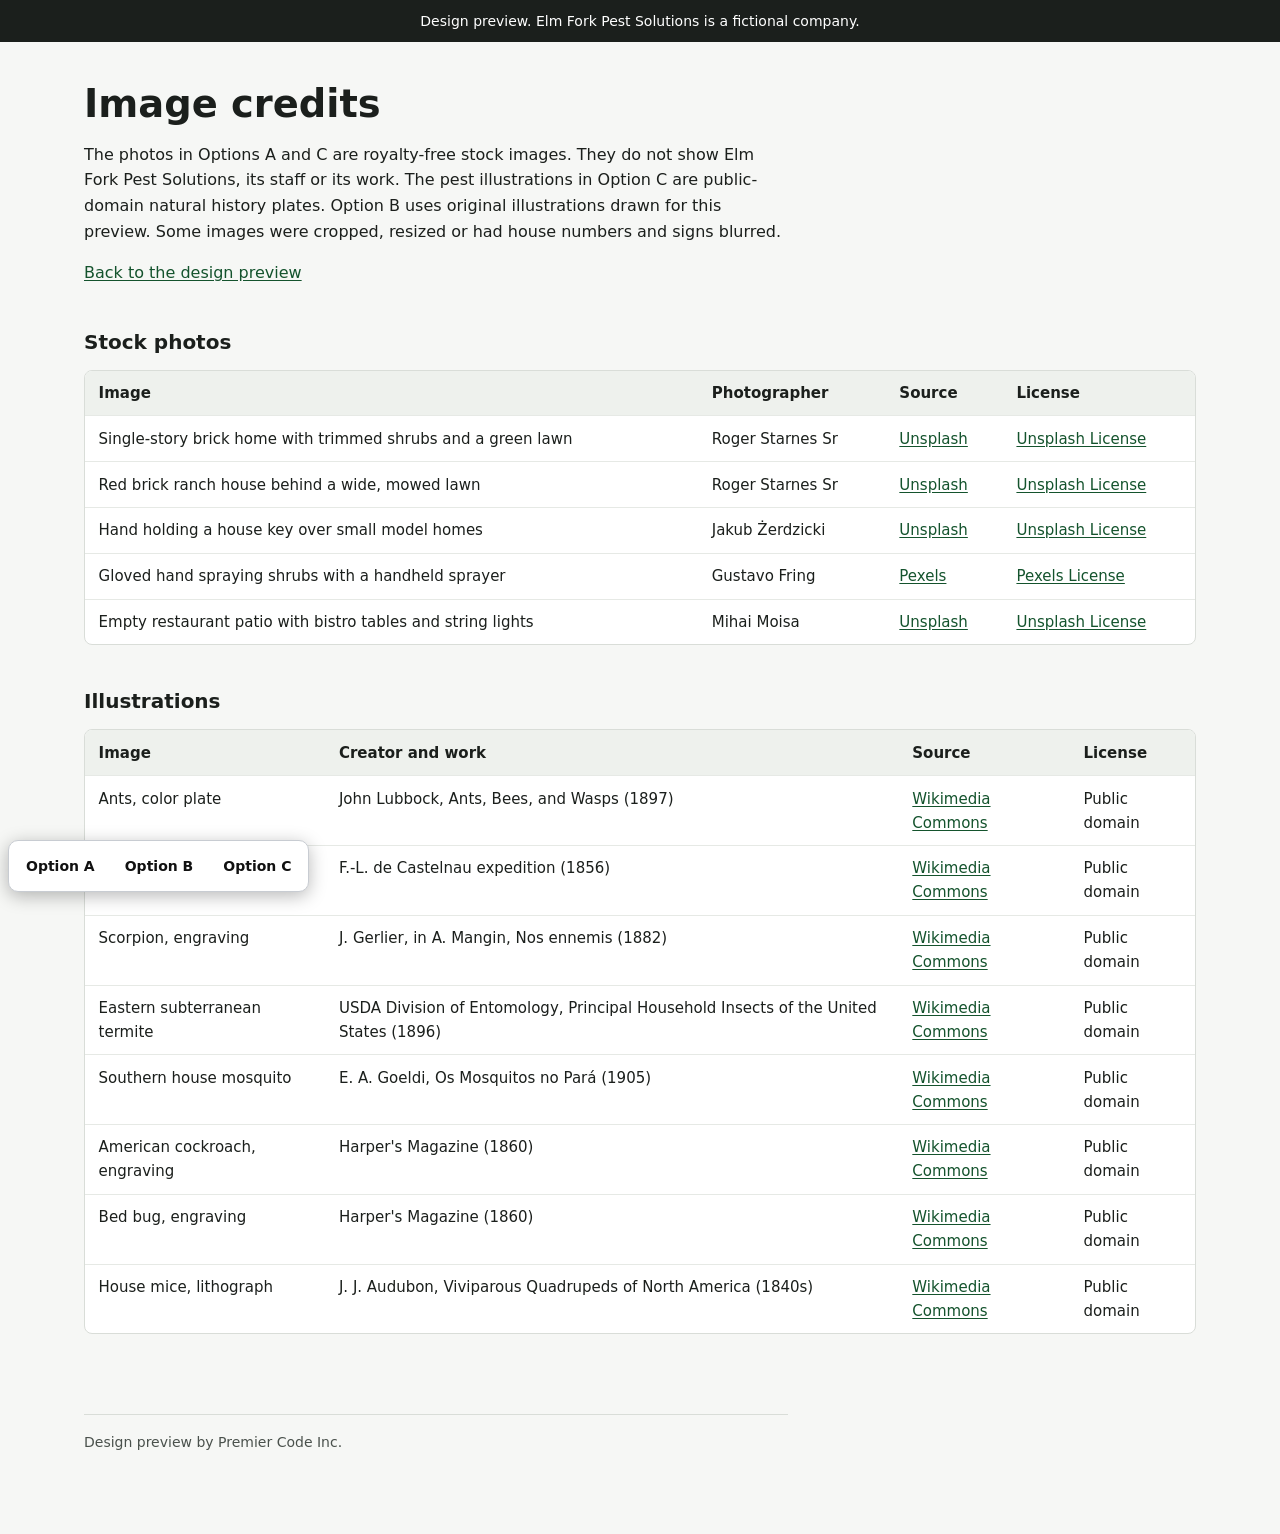
<file: credits.html>
<!doctype html>
<html lang="en">
<head>
<meta charset="utf-8">
<meta name="viewport" content="width=device-width, initial-scale=1">
<meta name="robots" content="noindex, nofollow">
<title>Image credits | Elm Fork Pest Solutions design preview</title>
<meta name="description" content="Credits for the royalty-free stock photos and public-domain illustrations used in this design preview.">
<style>
*{box-sizing:border-box}
body{margin:0;font:16px/1.6 system-ui,-apple-system,"Segoe UI",sans-serif;color:#1b1f1c;background:#f6f7f5}
.bar{background:#1b1f1c;color:#fff;font-size:14px;padding:.6rem 1rem;text-align:center}
main{max-width:72rem;margin:0 auto;padding:2.5rem 1.25rem 7rem}
h1{font-size:clamp(1.75rem,3vw,2.5rem);line-height:1.15;margin:0 0 .5rem}
h2{font-size:1.25rem;margin:2.5rem 0 .75rem}
p{max-width:44rem}
.wrap{overflow-x:auto;background:#fff;border:1px solid #d9ddd8;border-radius:8px}
table{border-collapse:collapse;width:100%;min-width:40rem;font-size:15px}
th,td{text-align:left;padding:.65rem .85rem;border-bottom:1px solid #e6e9e5;vertical-align:top}
th{background:#eef1ed;font-weight:600}
tr:last-child td{border-bottom:0}
a{color:#14532d;text-underline-offset:2px}
a:focus-visible{outline:3px solid #1a73e8;outline-offset:2px}
.skip{position:absolute;left:-999px}.skip:focus{left:1rem;top:1rem;background:#fff;padding:.5rem;z-index:10}
html body > .bar.bar{padding-bottom:.6rem}
.foot{max-width:72rem;margin:0 auto;padding:0 1.25rem;font-size:14px;color:#4a514c}
.foot p{margin:0;border-top:1px solid #d9ddd8;padding-top:1rem}
main{padding-bottom:2.5rem}
@media (max-width:640px){
.wrap{overflow:visible;background:none;border:0}
table{min-width:0}
thead{position:absolute;left:-9999px}
tr{display:block;background:#fff;border:1px solid #d9ddd8;border-radius:8px;margin:0 0 .75rem;padding:.5rem .85rem}
td{display:block;border:0;padding:.2rem 0}
td:first-child{font-weight:600}
td:nth-child(2)::before{content:"By ";color:#4a514c}
}
</style>
</head>
<body>
<a class="skip" href="#main">Skip to content</a>
<header class="bar">Design preview. Elm Fork Pest Solutions is a fictional company.</header>
<main id="main">
<h1>Image credits</h1>
<p>The photos in Options A and C are royalty-free stock images. They do not show Elm Fork Pest Solutions, its staff or its work. The pest illustrations in Option C are public-domain natural history plates. Option B uses original illustrations drawn for this preview. Some images were cropped, resized or had house numbers and signs blurred.</p>
<p><a href="option-a/">Back to the design preview</a></p>
<h2>Stock photos</h2>
<div class="wrap"><table>
<thead><tr><th scope="col">Image</th><th scope="col">Photographer</th><th scope="col">Source</th><th scope="col">License</th></tr></thead>
<tbody>
<tr><td>Single-story brick home with trimmed shrubs and a green lawn</td><td>Roger Starnes Sr</td><td><a href="https://unsplash.com/photos/a-suburban-brick-house-with-a-well-kept-lawn-t0CsdU0wopU">Unsplash</a></td><td><a href="https://unsplash.com/license">Unsplash License</a></td></tr>
<tr><td>Red brick ranch house behind a wide, mowed lawn</td><td>Roger Starnes Sr</td><td><a href="https://unsplash.com/photos/a-large-brick-house-with-a-manicured-lawn-AefnJqqb1Ao">Unsplash</a></td><td><a href="https://unsplash.com/license">Unsplash License</a></td></tr>
<tr><td>Hand holding a house key over small model homes</td><td>Jakub Żerdzicki</td><td><a href="https://unsplash.com/photos/t0CRdNl_mTg">Unsplash</a></td><td><a href="https://unsplash.com/license">Unsplash License</a></td></tr>
<tr><td>Gloved hand spraying shrubs with a handheld sprayer</td><td>Gustavo Fring</td><td><a href="https://www.pexels.com/photo/man-spraying-leaves-with-water-4975345/">Pexels</a></td><td><a href="https://www.pexels.com/license/">Pexels License</a></td></tr>
<tr><td>Empty restaurant patio with bistro tables and string lights</td><td>Mihai Moisa</td><td><a href="https://unsplash.com/photos/Djtc1T38-GY">Unsplash</a></td><td><a href="https://unsplash.com/license">Unsplash License</a></td></tr>
</tbody></table></div>
<h2>Illustrations</h2>
<div class="wrap"><table>
<thead><tr><th scope="col">Image</th><th scope="col">Creator and work</th><th scope="col">Source</th><th scope="col">License</th></tr></thead>
<tbody>
<tr><td>Ants, color plate</td><td>John Lubbock, Ants, Bees, and Wasps (1897)</td><td><a href="https://commons.wikimedia.org/wiki/File:Ants,_bees,_and_wasps_(Plate_1)_BHL9656891.jpg">Wikimedia Commons</a></td><td>Public domain</td></tr>
<tr><td>Scorpions, engraved plate</td><td>F.-L. de Castelnau expedition (1856)</td><td><a href="https://commons.wikimedia.org/wiki/File:F_de_Castelnau-scorpionsPl01.jpg">Wikimedia Commons</a></td><td>Public domain</td></tr>
<tr><td>Scorpion, engraving</td><td>J. Gerlier, in A. Mangin, Nos ennemis (1882)</td><td><a href="https://commons.wikimedia.org/wiki/File:Livre_Nos_ennemis,_par_Mangin,_illustration_par_Gerlier_003.jpg">Wikimedia Commons</a></td><td>Public domain</td></tr>
<tr><td>Eastern subterranean termite</td><td>USDA Division of Entomology, Principal Household Insects of the United States (1896)</td><td><a href="https://commons.wikimedia.org/wiki/File:Principal_household_insects_of_the_United_States_(1896)_(14803439293).jpg">Wikimedia Commons</a></td><td>Public domain</td></tr>
<tr><td>Southern house mosquito</td><td>E. A. Goeldi, Os Mosquitos no Pará (1905)</td><td><a href="https://commons.wikimedia.org/wiki/File:Culex_quinquefasciatus_E-A-Goeldi_1905.jpg">Wikimedia Commons</a></td><td>Public domain</td></tr>
<tr><td>American cockroach, engraving</td><td>Harper&#x27;s Magazine (1860)</td><td><a href="https://commons.wikimedia.org/wiki/File:American_cockroach_(Blatta_Americana).jpg">Wikimedia Commons</a></td><td>Public domain</td></tr>
<tr><td>Bed bug, engraving</td><td>Harper&#x27;s Magazine (1860)</td><td><a href="https://commons.wikimedia.org/wiki/File:The_Bed-Bug_(Cimex_lectularius).jpg">Wikimedia Commons</a></td><td>Public domain</td></tr>
<tr><td>House mice, lithograph</td><td>J. J. Audubon, Viviparous Quadrupeds of North America (1840s)</td><td><a href="https://commons.wikimedia.org/wiki/File:Common_Mouse,_Mus-Musculus,_Linn._Male,_Female_%26_Young._Natural_Size_-_DPLA_-_82f942a7de77b4210115563434f9ee4b.jpg">Wikimedia Commons</a></td><td>Public domain</td></tr>
</tbody></table></div>
</main>
<footer class="foot"><p>Design preview by Premier Code Inc.</p></footer>
<!-- REMOVE AT LAUNCH: option switcher -->
<!-- Copy this block unchanged to the end of <body> on every option page, just before </body>.
     Per page, move aria-current="page" and the "on" class to that page's own link. Change nothing else.
     Links are relative to option-a/, option-b/ and option-c/ folders (one level below the site root). -->
<style class="pv-style">
  html { scroll-padding-bottom: 6rem; }
  footer, .site-footer, body > :last-of-type:not(script):not(nav) { padding-bottom: max(env(safe-area-inset-bottom), 5rem); }
  .pv-switch {
    position: fixed; left: 8px; bottom: 8px; z-index: 9999;
    display: flex; gap: 2px; padding: 3px;
    background: #fff; border: 1px solid #c8ccd2; border-radius: 10px;
    box-shadow: 0 4px 18px rgba(0,0,0,.28);
    font: 600 14px/1.2 system-ui, -apple-system, "Segoe UI", sans-serif;
  }
  .pv-switch a {
    display: flex; align-items: center; justify-content: center;
    min-height: 44px; padding: 0 14px; border-radius: 7px;
    color: #111; background: transparent; text-decoration: none; white-space: nowrap;
  }
  .pv-switch a:hover { background: #eceef1; }
  .pv-switch a.on { color: #fff; background: #111; }
  .pv-switch a:focus-visible { outline: 3px solid #1a73e8; outline-offset: 1px; }
  @media (max-width: 420px) { .pv-switch a { padding: 0 11px; font-size: 13px; } }
  @media print { .pv-switch { display: none; } }
</style>
<nav class="pv-switch" aria-label="Design options">
  <a href="../option-a/">Option A</a>
  <a href="../option-b/">Option B</a>
  <a href="../option-c/">Option C</a>
</nav>
<!-- /REMOVE AT LAUNCH -->
</body>
</html>
</file>
<file: option-a/styles.css>
/* Option A: "The shield"
   Deep green and black, one bright protective line. Archivo (expanded) + Inter + JetBrains Mono. */

@layer reset, base, layout, components, sections, motion;

@property --intro { syntax: "<number>"; inherits: true; initial-value: 1; }
@property --draw  { syntax: "<number>"; inherits: true; initial-value: 1; }
@property --steps { syntax: "<number>"; inherits: true; initial-value: 1; }
@property --loop  { syntax: "<number>"; inherits: true; initial-value: 1; }

:root {
  --bg: #04110b;
  --bg-2: #071a11;
  --surface: #0b2318;
  --surface-2: #0f2c1f;
  --line: #3df29a;             /* the shield line */
  --line-deep: #1fbf72;
  --text: #ecf6f0;
  --text-2: #a9c2b4;           /* 9.4:1 on --bg */
  --text-3: #86a595;           /* 6.6:1 on --bg */
  --border: rgba(173, 230, 199, 0.12);
  --border-2: rgba(173, 230, 199, 0.22);
  --paper: #e8efe9;
  --ink: #06140d;
  --ink-2: #2f4a3c;            /* 8.6:1 on paper */

  --font-display: "Archivo", "Arial Narrow", system-ui, sans-serif;
  --font-body: "Archivo", system-ui, -apple-system, "Segoe UI", sans-serif;
  --font-mono: "JetBrains Mono", ui-monospace, "SFMono-Regular", Menlo, monospace;

  --gutter: clamp(1.25rem, 4vw, 3rem);
  --wrap: 90rem;
  --radius: 1.25rem;
  --ease: cubic-bezier(0.16, 1, 0.3, 1);
  --bar-h: 2.25rem;
  --header-h: 4.5rem;
}

@layer reset {
  *, *::before, *::after { box-sizing: border-box; }
  * { margin: 0; }
  img, svg { display: block; max-width: 100%; }
  img { height: auto; }
  input, button, select, textarea { font: inherit; color: inherit; }
  ul, ol { padding: 0; list-style: none; }
  button { cursor: pointer; }
  fieldset { border: 0; padding: 0; min-width: 0; }
}

@layer base {
  /* Fluid root size so 1920 and 3200 screens scale up instead of leaving a tiny island */
  html {
    font-size: clamp(16px, 11px + 0.35vw, 23px);
    scroll-behavior: smooth;
    scroll-padding-top: calc(var(--header-h) + 1rem);
    -webkit-text-size-adjust: 100%;
    background: var(--bg);
  }
  @media (min-width: 2200px) {
    html { font-size: calc(4px + 0.72vw); }   /* 20px at 2200, 27px at 3200 */
    :root { --wrap: 96rem; }
  }
  body {
    font-family: var(--font-body);
    font-size: 1rem;
    line-height: 1.6;
    color: var(--text);
    background: var(--bg);
    -webkit-font-smoothing: antialiased;
    text-rendering: optimizeLegibility;
    overflow-x: clip;
  }
  h1, h2, h3 {
    font-family: var(--font-display);
    font-stretch: 112%;
    font-weight: 800;
    line-height: 1.04;
    letter-spacing: -0.02em;
    text-wrap: balance;
  }
  p { text-wrap: pretty; }
  a { color: inherit; }
  :focus-visible {
    outline: 3px solid var(--line);
    outline-offset: 3px;
    border-radius: 4px;
  }
  ::selection { background: var(--line); color: var(--ink); }
}

/* ---------- Switcher padding guard ----------
   The library switcher pads every body child that is the last of its tag.
   Undo that for everything except the footer. */
html body > a.skip-link.skip-link,
html body > div.preview-bar.preview-bar,
html body > header.site-header.site-header { padding-bottom: 0; }
html body > main#main { padding-bottom: 0; }
html body > .preview-bar.preview-bar { padding-block: 0.45rem; }

@layer layout {
  .wrap {
    width: min(100% - 2 * var(--gutter), var(--wrap));
    margin-inline: auto;
  }
  .section { padding-block: clamp(4.5rem, 9vw, 9rem); position: relative; }
}

@layer components {
  .skip-link {
    position: absolute; left: 1rem; top: -4rem; z-index: 100;
    background: var(--line); color: var(--ink);
    padding: 0.75rem 1.1rem; border-radius: 0.6rem; font-weight: 700; text-decoration: none;
    transition: top 0.2s;
  }
  .skip-link:focus { top: 1rem; }

  .preview-bar {
    background: #000;
    color: #d9e7df;
    font-size: 0.8125rem;
    line-height: 1.35;
    text-align: center;
    padding-inline: var(--gutter);
    border-bottom: 1px solid var(--border);
  }
  .preview-bar strong { color: var(--line); font-weight: 700; }

  .tag {
    display: inline-flex; align-items: center;
    font-family: var(--font-mono);
    font-size: 0.6875rem; font-weight: 600;
    letter-spacing: 0.08em; text-transform: uppercase;
    line-height: 1;
    padding: 0.3em 0.55em;
    border-radius: 0.35em;
    border: 1px solid color-mix(in oklch, var(--line), transparent 55%);
    color: var(--line);
    background: color-mix(in oklch, var(--line), transparent 90%);
    vertical-align: middle;
    white-space: nowrap;
  }
  .tag-dark { color: var(--ink); border-color: var(--ink); background: transparent; }

  .eyebrow {
    display: flex; align-items: center; gap: 0.75rem; flex-wrap: nowrap;
    font-family: var(--font-display); font-stretch: 100%;
    font-size: 0.95rem; font-weight: 700;
    color: var(--line);
    margin-bottom: 1.25rem;
  }
  .eyebrow-line { width: 2.5rem; height: 2px; background: currentColor; border-radius: 2px; }

  .visually-hidden { position: absolute !important; width: 1px; height: 1px; padding: 0; margin: -1px; overflow: hidden; clip: rect(0 0 0 0); white-space: nowrap; border: 0; }

  .btn {
    --pad: 0.8rem 1.35rem;
    display: inline-flex; align-items: center; justify-content: center; gap: 0.6rem;
    min-height: 2.875rem;
    padding: var(--pad);
    border-radius: 999px;
    font-family: var(--font-body); font-weight: 700; font-size: 0.975rem;
    line-height: 1.15;
    text-decoration: none; text-align: center;
    border: 1.5px solid transparent;
    transition: transform 0.25s var(--ease), box-shadow 0.25s var(--ease), background-color 0.2s, border-color 0.2s, color 0.2s;
  }
  .btn svg { transition: transform 0.25s var(--ease); flex: none; }
  .btn:hover svg { transform: translateX(3px); }
  .btn-primary {
    background: var(--line); color: var(--ink);
  }
  .btn-primary:hover { transform: translateY(-2px); background: color-mix(in oklch, var(--line), white 22%); }
  .btn-ghost { border-color: var(--border-2); color: var(--text); background: rgba(255,255,255,0.02); }
  .btn-ghost:hover { border-color: var(--line); color: var(--line); }
  .btn-dark { background: var(--ink); color: var(--paper); }
  .btn-dark:hover { transform: translateY(-2px); background: #000; }
  .btn-lg { --pad: 1rem 1.6rem; min-height: 3.25rem; font-size: 1.025rem; }
  .btn-block { width: 100%; }
  .btn .tag { font-size: 0.625rem; }
}

/* ---------------- Header ---------------- */
@layer components {
  .site-header {
    position: sticky; top: 0; z-index: 50;
    background: color-mix(in oklch, var(--bg), transparent 18%);
    -webkit-backdrop-filter: blur(16px) saturate(140%);
    backdrop-filter: blur(16px) saturate(140%);
    border-bottom: 1px solid var(--border);
  }
  @supports not (backdrop-filter: blur(1px)) {
    .site-header { background: var(--bg); }
  }
  .header-inner {
    display: flex; align-items: center; justify-content: space-between; gap: 1rem;
    min-height: var(--header-h);
  }
  .wordmark {
    display: flex; flex-direction: column; text-decoration: none; line-height: 1;
    font-family: var(--font-display);
  }
  .wordmark-top { white-space: nowrap; font-size: clamp(1.05rem, 0.8rem + 1vw, 1.3rem); font-weight: 900; font-stretch: 125%; letter-spacing: -0.02em; text-transform: uppercase; }
  .wordmark-sub { font-family: var(--font-mono); font-size: 0.66rem; font-weight: 600; letter-spacing: 0.22em; text-transform: uppercase; color: var(--line); margin-top: 0.3rem; }

  .main-nav { display: none; }
  .main-nav ul { display: flex; gap: 0.25rem; }
  .main-nav a {
    position: relative; display: inline-flex; align-items: center; min-height: 2.75rem; padding-inline: 0.8rem;
    text-decoration: none; font-size: 0.9rem; font-weight: 500; color: var(--text-2);
    transition: color 0.2s;
  }
  .main-nav a::after {
    content: ""; position: absolute; left: 0.8rem; right: 0.8rem; bottom: 0.55rem; height: 2px;
    background: var(--line); transform: scaleX(0); transform-origin: left; transition: transform 0.3s var(--ease);
  }
  .main-nav a:hover { color: var(--text); }
  .main-nav a:hover::after { transform: scaleX(1); }

  .header-actions { display: flex; align-items: center; gap: 0.5rem; }
  .header-phone {
    display: inline-flex; align-items: center; justify-content: center; gap: 0.5rem;
    min-width: 2.875rem; min-height: 2.875rem; padding: 0 0.5rem;
    border-radius: 999px; border: 1.5px solid var(--border-2);
    text-decoration: none; font-weight: 600; font-size: 0.95rem; color: var(--text);
  }
  .header-phone:hover { border-color: var(--line); }
  .header-phone .tag { display: none; }
  .header-phone-num { position: absolute; width: 1px; height: 1px; overflow: hidden; clip: rect(0 0 0 0); white-space: nowrap; }
  .btn-header { --pad: 0.6rem 1rem; font-size: 0.9rem; white-space: nowrap; }
  .btn-header .long { display: none; }

  @media (min-width: 720px) {
    .header-phone { border: 0; padding: 0 0.5rem; }
    .header-phone-num, .header-phone .tag { display: inline-flex; }
    .header-phone-num { position: static; width: auto; height: auto; overflow: visible; clip: auto; }
    .btn-header .long { display: inline; }
    .btn-header .short { display: none; }
  }
  @media (min-width: 1180px) {
    .main-nav { display: block; }
  }
}

/* ---------------- Hero ---------------- */
@layer sections {
  .hero {
    position: relative;
    isolation: isolate;
    overflow: hidden;
    padding-block: clamp(2.5rem, 6vw, 4rem) clamp(2rem, 4vw, 3rem);
    background:
      radial-gradient(60rem 40rem at 85% 30%, rgba(31, 191, 114, 0.16), transparent 60%),
      radial-gradient(40rem 30rem at 0% 100%, rgba(31, 191, 114, 0.08), transparent 60%),
      var(--bg);
  }
  .hero::before { /* fine grain */
    content: ""; position: absolute; inset: 0; z-index: -1; opacity: 0.35; pointer-events: none;
    background-image: url("data:image/svg+xml,%3Csvg xmlns='http://www.w3.org/2000/svg' width='160' height='160'%3E%3Cfilter id='n'%3E%3CfeTurbulence type='fractalNoise' baseFrequency='.85' numOctaves='2' stitchTiles='stitch'/%3E%3CfeColorMatrix values='0 0 0 0 1 0 0 0 0 1 0 0 0 0 1 0 0 0 .06 0'/%3E%3C/filter%3E%3Crect width='100%25' height='100%25' filter='url(%23n)'/%3E%3C/svg%3E");
  }
  .hero::after { /* survey grid */
    content: ""; position: absolute; inset: 0; z-index: -1; pointer-events: none;
    background-image:
      linear-gradient(to right, rgba(173,230,199,0.05) 1px, transparent 1px),
      linear-gradient(to bottom, rgba(173,230,199,0.05) 1px, transparent 1px);
    background-size: 4rem 4rem;
    -webkit-mask-image: radial-gradient(ellipse 80% 70% at 70% 45%, #000 20%, transparent 75%);
    mask-image: radial-gradient(ellipse 80% 70% at 70% 45%, #000 20%, transparent 75%);
  }
  .hero-grid { display: grid; gap: 2.5rem; align-items: center; }

  .hero h1 {
    font-size: clamp(2.5rem, 1rem + 4vw, 5rem);
    font-stretch: 118%;
    font-weight: 850;
    line-height: 0.98;
    letter-spacing: -0.035em;
    margin-bottom: 1.5rem;
  }
  .hero-lede { font-size: clamp(1.05rem, 0.95rem + 0.4vw, 1.3rem); color: var(--text-2); max-width: 36em; }
  .hero-ctas { display: flex; flex-wrap: wrap; gap: 0.75rem; margin-top: 2rem; }

  .trust {
    display: flex; flex-wrap: wrap; gap: 0.5rem 1.4rem;
    font-size: 0.9rem; color: var(--text-2);
  }
  .trust li { display: inline-flex; align-items: center; gap: 0.45rem; }
  .trust-mark { width: 1.1rem; height: 3px; border-radius: 2px; background: var(--line); flex: none; }

  /* The stage: photo and the line share one coordinate box (1280 x 848) */
  .hero-visual { display: grid; gap: 1.5rem; }
  .hero-figure { position: relative; }
  .shield-stage {
    position: relative; aspect-ratio: 1280 / 848;
    border-radius: var(--radius); overflow: hidden;
    box-shadow: 0 0 0 1px rgba(61,242,154,0.28), 0 0 0 6px rgba(61,242,154,0.05), 0 40px 90px -40px rgba(61,242,154,0.45);
  }
  .shield-stage img {
    position: absolute; inset: 0; width: 100%; height: 100%; object-fit: cover;
    filter: saturate(0.85) contrast(1.06) brightness(0.9);
  }
  .shield-stage::before { /* dusk grade so the line reads against the sky */
    content: ""; position: absolute; inset: 0; z-index: 1; pointer-events: none;
    background: linear-gradient(to bottom, rgba(4,17,11,0.55) 0%, rgba(4,17,11,0.2) 40%, transparent 60%, transparent 78%, rgba(4,17,11,0.5) 100%);
  }
  .shield-svg { position: absolute; inset: 0; width: 100%; height: 100%; z-index: 2; overflow: visible; }
  .shield-line, .shield-halo {
    fill: none;
    stroke: var(--line);
    stroke-width: 7;
    stroke-linejoin: round;
    stroke-linecap: round;
    stroke-dasharray: var(--intro) 2;
    stroke-dashoffset: 0;
  }
  .shield-halo { stroke-width: 22; opacity: calc(0.12 + var(--draw) * 0.45); filter: url(#lineGlow); }
  .shield-node {
    fill: var(--bg); stroke: var(--line); stroke-width: 5;
    transition: opacity 0.4s;
  }
  .shield-node.n1 { opacity: clamp(0, (var(--intro) - 0.08) * 30, 1); }
  .shield-node.n2 { opacity: clamp(0, (var(--intro) - 0.27) * 30, 1); }
  .shield-node.n3 { opacity: clamp(0, (var(--intro) - 0.58) * 30, 1); }
  .shield-node.n4 { opacity: clamp(0, (var(--intro) - 0.66) * 30, 1); }
  .shield-leader { fill: none; stroke: var(--line); stroke-width: 3; stroke-dasharray: 6 7; opacity: clamp(0, (var(--intro) - 0.8) * 8, 1); }
  .shield-leader-dot { fill: var(--line); opacity: clamp(0, (var(--intro) - 0.8) * 8, 1); }

  .shield-label {
    position: absolute; z-index: 3;
    font-family: var(--font-mono); font-size: clamp(0.62rem, 0.5rem + 0.3vw, 0.78rem); font-weight: 600;
    letter-spacing: 0.1em; text-transform: uppercase;
    color: var(--ink); background: var(--line);
    padding: 0.35em 0.6em; border-radius: 0.35em;
    white-space: nowrap;
    transform: translate(-50%, -100%);
  }
  .l-eaves { left: 85.2%; top: 27.8%; opacity: clamp(0, (var(--intro) - 0.8) * 8, 1); }
  .shield-legend {
    position: absolute; z-index: 3; left: 3%; top: 5%;
    display: inline-flex; align-items: center; gap: 0.55em;
    font-family: var(--font-mono); font-size: clamp(0.6rem, 0.5rem + 0.28vw, 0.76rem); font-weight: 600;
    letter-spacing: 0.08em; text-transform: uppercase; color: var(--text);
    background: rgba(4,17,11,0.72); border: 1px solid rgba(61,242,154,0.35);
    -webkit-backdrop-filter: blur(6px); backdrop-filter: blur(6px);
    padding: 0.45em 0.7em; border-radius: 999px;
    opacity: clamp(0, (var(--intro) - 0.92) * 14, 1);
  }
  .shield-legend i { width: 1.4em; height: 3px; border-radius: 2px; background: var(--line); box-shadow: 0 0 8px var(--line); }

  @media (max-width: 959px) {
    /* shorter crop on phones so the shield shows on the first screen; img and svg both slice from the bottom */
    .shield-stage { aspect-ratio: 1280 / 640; }
    .shield-stage img { object-position: center bottom; }
    .l-eaves, .shield-leader, .shield-leader-dot { display: none; }
    .hero-ctas { margin-top: 1.5rem; }
    .hero { padding-top: 1.75rem; }
    .hero-copy > .eyebrow { display: none; }  /* lede already says Denton; keeps the shield on the first screen */
    .shield-legend { display: none; }
    /* keep the trust ticks out of the switcher zone on the first screen */
    .hero-visual { gap: 3.5rem; }
    .trust { padding-top: 3rem; border-top: 1px solid var(--border); }
  }
  @media (max-width: 479px) {
    .shield-line { stroke-width: 10; }
    .shield-legend { left: 0.6rem; top: 0.6rem; }
  }

  @media (min-width: 960px) {
    .hero {
      min-height: min(calc(100svh - var(--bar-h) - var(--header-h)), 1000px);
      display: grid; align-items: center;
      padding-block: 2.5rem 4rem;
    }
    .hero-grid { grid-template-columns: minmax(0, 1.08fr) minmax(0, 1fr); gap: clamp(2rem, 4vw, 5rem); }
    .hero-visual {
      /* keep stage + trust row inside the capped hero height */
      max-width: calc((min(100svh, 1100px) - 12.5rem) * 1.509);
      width: 100%;
      justify-self: end;
    }
    .trust { font-size: 0.85rem; gap: 0.4rem 1.1rem; }
  }
  @media (min-width: 2400px) {
    .hero-grid { grid-template-columns: minmax(0, 1fr) minmax(0, 1.1fr); }
  }
}

/* ---------------- Section heads ---------------- */
@layer sections {
  .section-head { margin-bottom: clamp(2.5rem, 5vw, 4.5rem); max-width: 52rem; }
  .section-head.split { max-width: none; display: grid; gap: 1.25rem; align-items: end; }
  .section h2 { font-size: clamp(2.1rem, 1.3rem + 3.2vw, 4.4rem); }
  .section-lede { font-size: clamp(1.02rem, 0.95rem + 0.3vw, 1.2rem); color: var(--text-2); max-width: 34em; margin-top: 1.25rem; }
  .section-head.split .section-lede { margin-top: 0; }
  @media (min-width: 900px) {
    .section-head.split { grid-template-columns: 1.15fr 0.85fr; gap: 4rem; }
  }
}

/* ---------------- Pests ---------------- */
@layer sections {
  .pests { background: var(--bg); border-top: 1px solid var(--border); }
  .pest-grid { display: grid; gap: 1px; background: var(--border); border: 1px solid var(--border); border-radius: var(--radius); overflow: hidden; }
  .pest-card {
    position: relative;
    background: var(--bg);
    padding: clamp(1.5rem, 2.5vw, 2.25rem);
    display: flex; flex-direction: column; gap: 0.75rem;
    transition: background-color 0.3s;
  }
  .pest-card:hover { background: var(--bg-2); }
  .pest-card::before {
    content: ""; position: absolute; left: 0; top: 0; height: 2px; width: 100%;
    background: var(--line); transform: scaleX(0); transform-origin: left; transition: transform 0.5s var(--ease);
  }
  .pest-card:hover::before { transform: scaleX(1); }
  .pest-icon {
    width: 4.5rem; height: 4.5rem; border-radius: 50%;
    display: grid; place-items: center;
    border: 1.5px solid var(--border-2);
    background: radial-gradient(circle, rgba(61,242,154,0.1), transparent 70%);
    margin-bottom: 0.5rem;
    transition: border-color 0.3s, transform 0.5s var(--ease);
  }
  .pest-card:hover .pest-icon { border-color: var(--line); transform: rotate(-6deg); }
  .pest-icon svg { width: 2.9rem; height: 2.9rem; fill: none; stroke: var(--line); stroke-width: 2.2; stroke-linecap: round; stroke-linejoin: round; }
  .pest-icon svg .fill { fill: var(--line); stroke: none; }
  .pest-card h3 { font-size: 1.4rem; font-stretch: 115%; }
  .pest-card p { font-size: 0.95rem; color: var(--text-2); }
  .pest-card .pest-note {
    margin-top: auto; padding-top: 0.9rem; border-top: 1px dashed var(--border-2);
    font-size: 0.88rem; font-style: italic; color: var(--text-2);
  }
  @media (max-width: 639px) {
    .pest-card { display: grid; grid-template-columns: 3rem 1fr; column-gap: 1rem; row-gap: 0.4rem; padding: 1.25rem; align-items: start; }
    .pest-card > * { grid-column: 2; }
    .pest-card .pest-icon { grid-column: 1; grid-row: 1 / span 3; width: 3rem; height: 3rem; margin: 0; }
    .pest-icon svg { width: 2rem; height: 2rem; }
    .pest-card h3 { font-size: 1.2rem; align-self: center; min-height: 3rem; display: flex; align-items: center; }
    .pest-card p { font-size: 0.9rem; line-height: 1.5; }
    .pest-card .pest-note { padding-top: 0.6rem; font-size: 0.82rem; }
  }
  @media (min-width: 640px) { .pest-grid { grid-template-columns: repeat(2, 1fr); } }
  @media (min-width: 1100px) { .pest-grid { grid-template-columns: repeat(4, 1fr); } }
}

/* ---------------- Plans ---------------- */
@layer sections {
  .plans {
    background:
      radial-gradient(50rem 30rem at 50% 0%, rgba(61,242,154,0.09), transparent 65%),
      var(--surface);
  }
  .plan-grid { display: grid; gap: 1.25rem; align-items: stretch; }
  .plan {
    position: relative;
    display: flex; flex-direction: column; gap: 1rem;
    padding: clamp(1.75rem, 2.5vw, 2.5rem);
    border-radius: var(--radius);
    background: var(--bg-2);
    border: 1px solid var(--border);
    transition: transform 0.4s var(--ease), border-color 0.3s;
  }
  .plan:hover { transform: translateY(-4px); border-color: var(--border-2); }
  .plan-feature {
    background: linear-gradient(180deg, #0f3524, var(--bg-2) 70%);
    border-color: color-mix(in oklch, var(--line), transparent 40%);
  }
  .plan-rings { width: 6.5rem; height: auto; margin-bottom: 0.25rem; }
  .ring { fill: none; stroke-linejoin: round; stroke-width: 2.5; }
  .ring.r1 { stroke: var(--line); }
  .ring.r2 { stroke: color-mix(in oklch, var(--line), transparent 30%); }
  .ring.r3 { stroke: color-mix(in oklch, var(--line), transparent 55%); }
  .plan h3 { font-size: 1.8rem; font-stretch: 120%; text-transform: uppercase; letter-spacing: -0.01em; }
  .price { display: flex; align-items: baseline; flex-wrap: wrap; gap: 0.25rem 0.35rem; }
  .price .from, .extra-price .from, .wdi-price-amount .from { font-size: 0.9rem; color: var(--text-2); font-weight: 500; }
  .price .amount { font-family: var(--font-display); font-size: clamp(2.6rem, 10vw, 3.4rem); font-weight: 800; font-stretch: 110%; line-height: 1; letter-spacing: -0.03em; }
  .price .per { color: var(--text-2); font-weight: 600; }
  .price .tag { align-self: center; margin-left: 0.4rem; }
  .plan-list { display: grid; gap: 0.6rem; padding-block: 1rem 1.25rem; border-top: 1px solid var(--border); }
  .plan-list li { position: relative; padding-left: 1.6rem; color: var(--text-2); font-size: 0.97rem; }
  .plan-list li::before {
    content: ""; position: absolute; left: 0; top: 0.5em; width: 0.9rem; height: 0.5rem;
    border-left: 2px solid var(--line); border-bottom: 2px solid var(--line); transform: rotate(-45deg) translateY(-25%);
  }
  
  .plan .btn { width: 100%; margin-top: auto; }
  /* --text-3 is 6.6:1 on --bg and 4.9:1 on the lightest part of .plan-feature */
  .plan-no-label { font-family: var(--font-display); font-weight: 700; font-size: 0.85rem; color: var(--text-3); margin-top: -0.5rem; }
  .plan-list-no { border-top: 0; padding-top: 0; gap: 0.45rem; }
  .plan-list-no li { color: var(--text-3); font-size: 0.92rem; }
  .plan-list-no li::before { border: 0; transform: none; top: 0.72em; height: 2px; width: 0.8rem; background: var(--text-3); }

  .extras {
    display: grid; gap: 1px; margin-top: 1.25rem;
    border: 1px solid var(--border); border-radius: var(--radius); overflow: hidden; background: var(--border);
  }
  .extra { display: grid; grid-template-columns: 1fr auto; gap: 0.15rem 1rem; align-items: center; padding: 1.25rem clamp(1.25rem, 2.5vw, 2.5rem); background: var(--bg-2); }
  .extra-name { font-family: var(--font-display); font-weight: 800; font-stretch: 112%; font-size: 1.15rem; }
  .extra-desc { grid-column: 1; color: var(--text-2); font-size: 0.92rem; }
  .extra-price { grid-row: 1 / span 2; grid-column: 2; font-family: var(--font-display); font-size: 1.7rem; font-weight: 800; display: flex; align-items: baseline; gap: 0.35rem; flex-wrap: wrap; justify-content: flex-end; }
  .extra-price .tag { align-self: center; }

  @media (max-width: 559px) {
    .extra { grid-template-columns: 1fr; }
    .extra-price { grid-row: auto; grid-column: 1; justify-content: flex-start; margin-top: 0.4rem; }
  }
  @media (min-width: 900px) {
    .plan-grid { grid-template-columns: repeat(3, 1fr); }
    .extras { grid-template-columns: 1fr 1fr; }
  }
}

/* ---------------- WDI (light chapter) ---------------- */
@layer sections {
  .wdi { background: var(--paper); color: var(--ink); }
  /* Sentence-case kicker, the one section label kept: it names the service the heading doesn't */
  .wdi .kicker {
    display: flex; align-items: center; gap: 0.75rem;
    font-family: var(--font-display); font-stretch: 100%; font-weight: 700;
    font-size: clamp(1.05rem, 0.95rem + 0.45vw, 1.4rem); letter-spacing: -0.005em;
    color: #0b6b3e;  /* 6.0:1 on paper */
    margin-bottom: 1rem;
  }
  .wdi .kicker::before { content: ""; width: 2.5rem; height: 3px; border-radius: 2px; background: currentColor; flex: none; }
  .wdi .section-lede { color: var(--ink-2); }
  .wdi :focus-visible { outline-color: var(--ink); }
  .wdi-grid { display: grid; gap: 2rem; }
  .wdi-media { position: relative; }
  .wdi-media img { width: 100%; border-radius: var(--radius); aspect-ratio: 4 / 3; object-fit: cover; }
  .wdi-price {
    position: relative; margin: -3.5rem 1rem 0; padding: 1.5rem 1.6rem;
    background: var(--line); color: var(--ink); border-radius: calc(var(--radius) - 0.25rem);
    box-shadow: 0 24px 50px -20px rgba(6,20,13,0.45);
  }
  .wdi-price-label { font-family: var(--font-display); font-size: 0.95rem; font-weight: 700; }
  .wdi-price-amount { font-family: var(--font-display); font-weight: 800; font-size: 2.6rem; font-stretch: 112%; line-height: 1.1; display: flex; align-items: baseline; gap: 0.4rem; flex-wrap: wrap; }
  .wdi-price-amount .from { color: var(--ink); }
  .wdi-price-amount .tag { align-self: center; }
  .wdi-turn { font-weight: 600; margin-bottom: 1rem; }
  .wdi-facts { display: grid; gap: 1rem; align-content: start; }
  .fact-block { padding: 1.5rem 1.6rem; border-radius: var(--radius); background: #fff; border: 1px solid rgba(6,20,13,0.08); }
  .fact-block h3 { font-size: 1.3rem; font-stretch: 115%; margin-bottom: 0.9rem; }
  .fact-block p { color: var(--ink-2); }
  .checks { display: grid; gap: 0.7rem; }
  .checks li { position: relative; padding-left: 1.75rem; color: var(--ink-2); }
  .checks li::before {
    content: ""; position: absolute; left: 0; top: 0.78em; width: 1rem; height: 3px; border-radius: 2px;
    background: #0b6b3e;
  }
  .checks-neg li::before { background: transparent; border-top: 2px dashed var(--ink-2); height: 0; }
  .termite-strip { display: grid; gap: 1px; margin-top: clamp(2.5rem, 5vw, 4rem); background: rgba(6,20,13,0.14); border-block: 1px solid rgba(6,20,13,0.14); }
  .termite-strip li { background: var(--paper); padding: 1.4rem 1.25rem 1.4rem 0; color: var(--ink-2); font-size: 0.95rem; }
  .strip-k { display: block; font-family: var(--font-display); font-weight: 800; font-stretch: 115%; font-size: 1.35rem; color: var(--ink); margin-bottom: 0.35rem; letter-spacing: -0.01em; }
  @media (min-width: 640px) {
    .termite-strip { grid-template-columns: repeat(2, 1fr); }
    .termite-strip li { padding-left: 1.25rem; }
  }
  @media (min-width: 960px) {
    .wdi-grid { grid-template-columns: 0.9fr 1.1fr; gap: clamp(2rem, 4vw, 4.5rem); }
    .termite-strip { grid-template-columns: repeat(4, 1fr); }
  }
}

/* ---------------- How it works ---------------- */
@layer sections {
  .how { background: var(--bg); overflow: hidden; }
  .how-top { display: grid; gap: 2rem; align-items: end; margin-bottom: clamp(2.5rem, 5vw, 4.5rem); }
  .how-top .section-head { margin-bottom: 0; }
  .how-figure img { width: 100%; border-radius: var(--radius); aspect-ratio: 16 / 9; object-fit: cover; filter: saturate(0.9); }

  .steps { position: relative; display: grid; gap: 2.25rem; padding-left: 2.5rem; }
  .steps-track {
    position: absolute; left: 0.6rem; top: 0.6rem; bottom: 0.6rem; width: 2px;
    background: var(--border-2); border-radius: 2px;
  }
  .steps-fill {
    position: absolute; inset: 0; background: var(--line); border-radius: inherit;
    transform-origin: top; transform: scaleY(var(--steps));
  }
  .step { position: relative; }
  .step-node {
    position: absolute; left: -2.5rem; top: 0.15rem; z-index: 1;
    width: 1.25rem; height: 1.25rem; border-radius: 50%;
    background: var(--bg); border: 2px solid var(--line);
    box-shadow: 0 0 0 5px var(--bg);
  }
  .step h3 { font-size: clamp(1.6rem, 1.2rem + 1.2vw, 2.2rem); font-stretch: 120%; text-transform: uppercase; margin-bottom: 0.75rem; }
  .step p { color: var(--text-2); font-size: 0.97rem; }
  .step a { color: var(--line); font-weight: 600; text-underline-offset: 3px; }

  .commercial {
    display: grid; grid-template-columns: 1fr; gap: 1.25rem; align-items: center;
    margin-top: clamp(3rem, 5vw, 4.5rem); padding: 1rem; padding-right: 1.5rem;
    border: 1px solid var(--border); border-radius: var(--radius); background: var(--bg-2);
  }
  .commercial img { width: 100%; height: 9rem; object-fit: cover; border-radius: calc(var(--radius) - 0.4rem); }
  .commercial .eyebrow { margin-bottom: 0.5rem; }
  .commercial-text { font-size: clamp(1rem, 0.9rem + 0.4vw, 1.3rem); font-weight: 500; }

  @media (min-width: 960px) {
    .how-top { grid-template-columns: 1fr 1fr; gap: 4rem; }
    .steps { grid-template-columns: repeat(4, 1fr); gap: 2.5rem; padding-left: 0; padding-top: 3rem; }
    .steps-track { left: 0; right: 0; top: 0.6rem; bottom: auto; width: auto; height: 2px; }
    .steps-fill { transform-origin: left; transform: scaleX(var(--steps)); }
    .step-node { left: 0; top: -3rem; }
    .commercial { grid-template-columns: 10rem 1fr; padding-right: 3rem; max-width: 60rem; }
    .commercial img { height: 8rem; }
  }
}

/* ---------------- Guarantee ---------------- */
@layer sections {
  .guarantee {
    background:
      radial-gradient(45rem 25rem at 50% 50%, rgba(61,242,154,0.14), transparent 70%),
      #020a06;
    text-align: center;
  }
  .loop-box {
    position: relative;
    max-width: 68rem; margin-inline: auto;
    padding: clamp(3rem, 7vw, 6.5rem) clamp(1.5rem, 5vw, 5rem);
    display: grid; justify-items: center;
  }
  .loop-svg { position: absolute; inset: 0; width: 100%; height: 100%; overflow: visible; pointer-events: none; }
  .loop-rect {
    width: calc(100% - 6px); height: calc(100% - 6px);
    fill: none; stroke: var(--line); stroke-width: 2.5;
    stroke-dasharray: var(--loop) 2;
  }
  .guarantee h2 { font-size: clamp(2.4rem, 1.2rem + 5vw, 6.2rem); font-stretch: 120%; line-height: 0.98; max-width: 14ch; }
  .guarantee-sub { font-size: clamp(1.1rem, 1rem + 0.5vw, 1.5rem); color: var(--text-2); margin-block: 1.5rem 2.25rem; }
  .reservice { display: grid; gap: 1px; width: 100%; max-width: 56rem; margin-bottom: 2.5rem; text-align: left;
    background: var(--border); border: 1px solid var(--border); border-radius: var(--radius); overflow: hidden; }
  .reservice li { position: relative; display: grid; row-gap: 0.15rem; align-content: start; padding: 1.5rem 1.4rem 1.25rem; background: #04130c; }
  /* the loop line runs along the top of the three cells, so order reads without digits */
  .reservice li::before { content: ""; position: absolute; left: 1.4rem; right: 1.4rem; top: 0; height: 3px; background: var(--line); }
  .rs-k { font-family: var(--font-display); font-weight: 800; font-stretch: 112%; font-size: 1.15rem; }
  .rs-v { color: var(--text-2); font-size: 0.95rem; }
  .rs-v .tag { margin-left: 0.25rem; }
  @media (min-width: 800px) { .reservice { grid-template-columns: repeat(3, 1fr); } .reservice li:not(:last-child)::before { right: 0; } }
}

/* ---------------- Reviews ---------------- */
@layer sections {
  .reviews { background: var(--surface); }
  .review-grid { display: grid; gap: 1.25rem; }
  .review {
    position: relative; display: flex; flex-direction: column; gap: 1.25rem;
    padding: clamp(1.75rem, 2.5vw, 2.5rem);
    border-radius: var(--radius); background: var(--bg-2); border: 1px solid var(--border);
  }
  .review::before {
    content: "\201C"; position: absolute; right: 1.5rem; top: 0.5rem;
    font-family: var(--font-display); font-size: 6rem; line-height: 1; color: rgba(61,242,154,0.15);
  }
  .tag-review { align-self: flex-start; font-size: 0.72rem; }
  .review blockquote p { font-size: clamp(1.05rem, 0.98rem + 0.3vw, 1.25rem); line-height: 1.55; }
  .review figcaption { margin-top: auto; font-weight: 600; color: var(--text-2); padding-top: 1rem; border-top: 1px solid var(--border); }
  @media (min-width: 900px) {
    /* one lead review, two supporting: breaks the three-equal-cards row */
    .review-grid { grid-template-columns: 1.35fr 1fr; }
    .review:first-child { grid-row: span 2; }
    .review:first-child blockquote { margin-block: auto; }
    .review:first-child figcaption { margin-top: 0; }
    .review:first-child blockquote p { font-family: var(--font-display); font-stretch: 105%; font-weight: 600; font-size: clamp(1.5rem, 1rem + 1.4vw, 2.4rem); line-height: 1.25; letter-spacing: -0.01em; }
  }
}

/* ---------------- Area + Form ---------------- */
@layer sections {
  .area {
    background:
      radial-gradient(50rem 30rem at 15% 40%, rgba(61,242,154,0.08), transparent 65%),
      var(--bg);
  }
  .area-grid { display: grid; gap: 3rem; align-items: start; }
  .area-copy h2 { margin-bottom: 1.5rem; font-size: clamp(2rem, 1.2rem + 2.2vw, 3.4rem); }
  .city-list { display: flex; flex-wrap: wrap; gap: 0.5rem; margin-bottom: 2rem; }
  .city-list li {
    padding: 0.45rem 0.9rem; border-radius: 999px; border: 1px solid var(--border-2);
    font-weight: 600; font-size: 0.95rem;
  }
  .city-list li:first-child { background: var(--line); color: var(--ink); border-color: var(--line); }
  .area-map { max-width: 24rem; }
  .area-map svg { width: 100%; height: auto; }
  .map-line {
    fill: rgba(61,242,154,0.05); stroke: var(--line); stroke-width: 3; stroke-linejoin: round;
    stroke-dasharray: var(--loop) 2;
  }
  .map-dots circle { fill: var(--bg); stroke: var(--line); stroke-width: 3; }
  .map-dots .base { fill: var(--line); }
  .map-labels text { fill: var(--text); font-family: var(--font-body); font-size: 17px; font-weight: 600; }
  .map-labels .base { font-family: var(--font-display); font-weight: 800; font-size: 22px; fill: var(--line); }
  .area-map figcaption { margin-top: 0.75rem; font-size: 0.82rem; color: var(--text-3); }

  .form-card {
    padding: clamp(1.5rem, 3vw, 2.75rem);
    border-radius: calc(var(--radius) + 0.25rem);
    background: linear-gradient(180deg, var(--surface-2), var(--bg-2));
    border: 1px solid color-mix(in oklch, var(--line), transparent 60%);
  }
  .form-card .form-title { font-size: clamp(1.6rem, 1.2rem + 1vw, 2.2rem); font-stretch: 115%; margin-bottom: 0.5rem; }
  .form-intro { color: var(--text-2); margin-bottom: 1.75rem; }
  #inspect-form { display: grid; gap: 1.1rem; }
  .field { display: grid; gap: 0.45rem; }
  .field-row { display: grid; gap: 1.1rem; }
  .field > label, legend { font-weight: 600; font-size: 0.92rem; }
  legend { margin-bottom: 0.55rem; padding: 0; }
  .hint { color: var(--text-3); font-weight: 400; }
  input[type="text"], input[type="tel"], input[type="email"], select {
    width: 100%; min-height: 3rem; padding: 0.7rem 0.95rem;
    border-radius: 0.7rem; border: 1.5px solid var(--text-3);
    background: rgba(2,10,6,0.6); color: var(--text);
    transition: border-color 0.2s, box-shadow 0.2s;
  }
  select {
    appearance: none;
    background-image: url("data:image/svg+xml,%3Csvg xmlns='http://www.w3.org/2000/svg' viewBox='0 0 20 20'%3E%3Cpath d='M5 8l5 5 5-5' fill='none' stroke='%233df29a' stroke-width='2' stroke-linecap='round'/%3E%3C/svg%3E");
    background-repeat: no-repeat; background-position: right 0.9rem center; background-size: 1.1rem;
    padding-right: 2.5rem;
  }
  select option { background: var(--bg-2); color: var(--text); }
  input:hover, select:hover { border-color: var(--text-2); }
  input:focus-visible, select:focus-visible { outline: 2px solid var(--line); outline-offset: 2px; border-color: var(--line); }

  .chips { display: flex; flex-wrap: wrap; gap: 0.5rem; }
  .chip { position: relative; display: inline-flex; cursor: pointer; }
  .chip input { position: absolute; opacity: 0; inset: 0; width: 100%; height: 100%; margin: 0; cursor: pointer; }
  .chip span {
    display: inline-flex; align-items: center; gap: 0.45rem; min-height: 2.75rem; padding: 0.5rem 0.95rem;
    border-radius: 999px; border: 1.5px solid var(--border-2); font-size: 0.9rem; font-weight: 500;
    transition: background-color 0.2s, border-color 0.2s, color 0.2s;
  }
  .chip:hover span { border-color: rgba(173,230,199,0.45); }
  .chip input:checked + span { background: var(--line); color: var(--ink); border-color: var(--line); font-weight: 600; }
  .chip input:focus-visible + span { outline: 3px solid var(--line); outline-offset: 3px; }

  .hp-field { position: absolute !important; left: -10000px; top: auto; width: 1px; height: 1px; overflow: hidden; }

  .form-note { text-align: center; font-size: 0.88rem; color: var(--text-2); margin-top: -0.25rem; }
  .form-status:not(:empty) {
    text-align: center; font-weight: 700; color: var(--ink); background: var(--line);
    padding: 0.8rem 1rem; border-radius: 0.7rem;
  }
  .recaptcha-note { text-align: center; font-size: 0.78rem; color: var(--text-3); }

  @media (min-width: 640px) { .field-row { grid-template-columns: 1fr 1fr; } }
  @media (min-width: 1000px) {
    .area-grid { grid-template-columns: 0.85fr 1.15fr; gap: clamp(3rem, 6vw, 7rem); }
    .area-copy { position: sticky; top: calc(var(--header-h) + 2rem); }
  }
}

/* ---------------- Footer ---------------- */
@layer sections {
  .site-footer { background: #000; border-top: 1px solid var(--border); padding-top: 4rem; color: var(--text-2); font-size: 0.92rem; }
  .footer-grid { display: grid; gap: 2rem; }
  .footer-grid p + p { margin-top: 0.35rem; }
  .wordmark-footer { color: var(--text); margin-bottom: 1rem; }
  .footer-h { font-family: var(--font-display); font-size: 0.95rem; font-weight: 700; color: var(--line); margin-bottom: 0.75rem; }
  .site-footer a { color: var(--text); text-underline-offset: 3px; display: inline-block; padding-block: 0.6rem; margin-block: -0.6rem; }
  .site-footer a:hover { color: var(--line); }
  .footer-legal { padding-top: 1.5rem; border-top: 1px solid var(--border); grid-column: 1 / -1; display: flex; flex-wrap: wrap; justify-content: space-between; gap: 0.5rem 2rem; }
  .footer-legal p + p { margin-top: 0; }
  @media (min-width: 800px) { .footer-grid { grid-template-columns: 1.3fr 1fr 1fr; } }
}

/* ---------------- Motion (only when JS is on and motion is allowed) ---------------- */
@layer motion {
  @keyframes intro-draw { from { --intro: 0; } to { --intro: 1; } }
  @keyframes scroll-draw { from { --draw: 0; } to { --draw: 1; } }
  @keyframes steps-draw { from { --steps: 0; } to { --steps: 1; } }
  @keyframes loop-draw { from { --loop: 0; } to { --loop: 1; } }
  @keyframes rise { from { opacity: 0; transform: translateY(1.5rem); } to { opacity: 1; transform: none; } }

  @media (prefers-reduced-motion: no-preference) {
    html.js .hero-figure { --intro: 0; --draw: 0; animation: intro-draw 2.4s 0.3s cubic-bezier(0.65, 0, 0.35, 1) forwards; }
    html.js .steps { --steps: 0; }
    html.js .loop-box, html.js .area-map { --loop: 0; }

    /* Native scroll-driven version */
    @supports (animation-timeline: scroll()) {
      html.js .hero-figure {
        animation: intro-draw 2.4s 0.3s cubic-bezier(0.65, 0, 0.35, 1) forwards,
                   scroll-draw linear both;
        animation-timeline: auto, scroll(root);
        animation-range: normal, 10svh 90svh;
      }
      @media (min-width: 960px) {
        html.js .hero-figure { animation-range: normal, 0 42svh; }
      }
      html.js .steps { animation: steps-draw linear both; animation-timeline: view(); animation-range: entry 60% cover 55%; }
      html.js .loop-box { animation: loop-draw linear both; animation-timeline: view(); animation-range: entry 20% cover 50%; }
      html.js .area-map { animation: loop-draw linear both; animation-timeline: view(); animation-range: entry 10% cover 45%; }
    }

    html.js .hero-copy > * { animation: rise 0.9s var(--ease) both; }
    html.js .hero-copy > :nth-child(2) { animation-delay: 0.08s; }
    html.js .hero-copy > :nth-child(3) { animation-delay: 0.16s; }
    html.js .hero-copy > :nth-child(4) { animation-delay: 0.24s; }
    html.js .hero-copy > :nth-child(5) { animation-delay: 0.32s; }

  }

  @media (prefers-reduced-motion: reduce) {
    html { scroll-behavior: auto; }
    *, *::before, *::after { transition-duration: 0.01ms !important; animation-duration: 0.01ms !important; }
  }
}

/* a11y fixes: compact menu below 1180px; header wraps at 320px */
.nav-menu { position: relative; margin-left: auto; }
.nav-menu summary {
  list-style: none; cursor: pointer; display: inline-flex; align-items: center; min-height: 2.875rem; padding: 0 0.9rem;
  border-radius: 999px; border: 1.5px solid var(--text-3); color: var(--text); font-weight: 600; font-size: 0.9rem;
}
.nav-menu summary::-webkit-details-marker { display: none; }
.nav-menu[open] summary { border-color: var(--line); }
.nav-menu ul {
  position: absolute; right: 0; top: calc(100% + 0.5rem); min-width: 13rem; z-index: 60;
  display: grid; padding: 0.4rem; border-radius: 0.9rem; border: 1px solid var(--text-3); background: var(--bg-2);
  box-shadow: 0 18px 40px rgba(0,0,0,0.5);
}
.nav-menu a { display: flex; align-items: center; min-height: 2.75rem; padding: 0 0.85rem; border-radius: 0.6rem; text-decoration: none; color: var(--text); }
.nav-menu a:hover { background: var(--surface-2); }
.header-actions { margin-left: 0.5rem; }
@media (min-width: 1180px) { .nav-menu { display: none; } .header-actions { margin-left: 0; } }
@media (max-width: 339px) {
  .header-inner { flex-wrap: wrap; justify-content: center; row-gap: 0.5rem; padding-block: 0.5rem; }
  .nav-menu { margin-left: 0; }
  html { scroll-padding-top: 9rem; }
}

/* phones: icon-only menu button; hero already shows a call link, so drop the header phone */
.nav-menu summary { gap: 0.45rem; }
@media (max-width: 479px) {
  .nav-menu summary { width: 2.75rem; min-width: 2.75rem; padding: 0; justify-content: center; }
  .nav-menu-label { position: absolute; width: 1px; height: 1px; overflow: hidden; clip: rect(0 0 0 0); white-space: nowrap; }
  .header-phone { display: none; }
}
@media (min-width: 480px) { .nav-menu-ico { display: none; } }

/* keep the phone header on one row at 360-479px */
@media (max-width: 479px) { .site-header .wordmark * { white-space: nowrap; } .site-header .btn { white-space: nowrap; } .header-inner { gap: 0.6rem; } }

.nav-menu ul { max-height: calc(100dvh - 4.5rem); overflow-y: auto; overscroll-behavior: contain; }
</file>
<file: option-b/styles.css>
/* Option B: "Friendly neighborhood"
   Bricolage Grotesque (headings) + Figtree (body).
   One accent (terracotta orange) + one warm neutral (sand), slate ink for text. Everything else is tints. */

:root {
  --ink: #2a2f45;
  --ink-soft: #545a70;
  --ink-faint: #6e7286;

  --accent: #c4431f;        /* white text on this: 5.0:1 */
  --accent-700: #a3361a;
  --accent-300: #f1a27f;
  --accent-100: #fbe0d4;
  --accent-50: #fdf1eb;

  --sand-50: #fcf8f3;
  --sand-100: #f6efe6;
  --sand-200: #ecdfcf;
  --sand-300: #e2cdb5;

  --sky-50: #eef6fb;
  --sky-100: #dcebf5;
  --sky-300: #9cc3de;
  --sky-700: #1f5f8b;       /* on white: 6.6:1 */

  --line: #ebe2d7;
  --bg: #ffffff;

  --font-head: "Bricolage Grotesque", "Avenir Next", system-ui, sans-serif;
  --font-body: "Figtree", system-ui, -apple-system, "Segoe UI", sans-serif;

  --text-base: 1.0625rem;
  --text-lg: clamp(1.125rem, 1.05rem + 0.3vw, 1.3rem);
  --h3: clamp(1.25rem, 1.15rem + 0.3vw, 1.45rem);
  --h2: clamp(2rem, 1.5rem + 1.8vw, 3.1rem);
  --h1: clamp(2.5rem, 1.6rem + 3.2vw, 4.5rem);

  --space-2: 0.5rem;
  --space-3: 0.75rem;
  --space-4: 1rem;
  --space-5: 1.25rem;
  --space-6: 1.5rem;
  --space-8: 2rem;
  --space-10: 2.5rem;
  --space-12: 3rem;
  --space-16: 4rem;
  --section-y: clamp(4rem, 3rem + 4vw, 7rem);

  --radius-sm: 0.3rem;      /* tags, checkboxes */
  --radius-md: 0.5rem;      /* buttons, inputs */
  --radius-lg: 0.875rem;    /* cards */
  --radius-xl: 1.25rem;     /* the few big panels */
  --radius-full: 999px;     /* round things only: pins, dots */

  --shadow-sm: 0 1px 2px rgb(42 47 69 / 0.06), 0 2px 6px rgb(42 47 69 / 0.05);
  --shadow-md: 0 8px 22px -8px rgb(42 47 69 / 0.2), 0 2px 6px rgb(42 47 69 / 0.06);
  --shadow-lg: 0 28px 50px -24px rgb(42 47 69 / 0.35);

  --focus: #2f6fd6;
  --ease: cubic-bezier(.2, .7, .2, 1);
  --wrap: 78rem;
}

html {
  font-size: clamp(100%, 0.55vw + 0.5rem, 137.5%);
  scroll-behavior: smooth;
  scroll-padding-top: 5.5rem;
  -webkit-text-size-adjust: 100%;
}
@media (prefers-reduced-motion: reduce) { html { scroll-behavior: auto; } }

*, *::before, *::after { box-sizing: border-box; }
body {
  margin: 0;
  font-family: var(--font-body);
  font-size: var(--text-base);
  line-height: 1.6;
  color: var(--ink);
  background: var(--bg);
  -webkit-font-smoothing: antialiased;
}
img, svg { display: block; max-width: 100%; }
h1, h2, h3 { text-wrap: balance; font-family: var(--font-head); line-height: 1.1; margin: 0; letter-spacing: -0.015em; font-weight: 700; }
p { margin: 0; }
ul, ol { margin: 0; padding: 0; }
ul[role="list"], ol[role="list"] { list-style: none; }
a { color: inherit; }
figure { margin: 0; }
fieldset { margin: 0; padding: 0; border: 0; min-width: 0; }

/* Switcher padding override. The library rule pads every last-of-type body child at (0,1,3);
   all page content lives in .page, so reset just that with a higher-specificity selector. */
html body > div.page.page { padding-bottom: 0; }

:focus-visible { outline: 3px solid var(--focus); outline-offset: 3px; border-radius: 6px; }

.visually-hidden {
  position: absolute !important; width: 1px; height: 1px; padding: 0; margin: -1px;
  overflow: hidden; clip: rect(0 0 0 0); white-space: nowrap; border: 0;
}

.wrap { width: min(100% - 2.5rem, var(--wrap)); margin-inline: auto; }

.skip-link {
  position: absolute; left: 1rem; top: -4rem; z-index: 100;
  background: var(--ink); color: #fff; padding: 0.75rem 1.1rem; border-radius: var(--radius-md);
  font-weight: 700; text-decoration: none; transition: top 150ms ease;
}
.skip-link:focus { top: 0.75rem; }

.preview-bar { background: var(--ink); color: #eceef4; font-size: 0.85rem; line-height: 1.4; text-align: center; padding: 0.5rem 1.25rem; }
.preview-bar strong { color: var(--accent-300); font-weight: 700; }

/* Sample tag */
.tag-sample {
  display: inline-flex; align-items: center;
  font-family: var(--font-body);
  font-size: 0.7rem; font-weight: 700; letter-spacing: 0.06em; text-transform: uppercase;
  line-height: 1; padding: 0.3em 0.55em; border-radius: var(--radius-sm);
  color: var(--ink); background: #fff; border: 1.5px dashed var(--ink-faint);
  vertical-align: middle; white-space: nowrap;
}
.tag-sample--tiny { font-size: 0.62rem; padding: 0.25em 0.45em; }
.tag-sample--dark, .tag-sample--on-accent { background: transparent; color: #fff; border-color: rgb(255 255 255 / .7); }

/* Buttons */
.btn {
  display: inline-flex; align-items: center; justify-content: center; gap: 0.55rem;
  min-height: 2.9rem; padding: 0.7rem 1.35rem;
  font: 700 1rem/1.2 var(--font-body);
  border-radius: var(--radius-md); border: 2px solid transparent;
  text-decoration: none; cursor: pointer;
  transition: transform 180ms var(--ease), box-shadow 180ms var(--ease), background-color 150ms ease, border-color 150ms ease, color 150ms ease;
}
.btn-sm { min-height: 2.75rem; padding: 0.55rem 1.1rem; font-size: 0.95rem; }
.btn-lg { min-height: 3.4rem; padding: 0.9rem 1.7rem; font-size: 1.05rem; }
.btn-block { width: 100%; }
.btn-primary { background: var(--accent); color: #fff; box-shadow: 0 6px 0 -2px rgb(163 54 26 / .3); }
.btn-primary:hover { background: var(--accent-700); transform: translateY(-2px); box-shadow: 0 10px 18px -8px rgb(163 54 26 / .55); }
.btn-primary:active { transform: translateY(0); }
.btn-quiet { background: #fff; color: var(--ink); border-color: var(--sand-200); }
.btn-quiet:hover { border-color: var(--ink); transform: translateY(-2px); }
.btn-outline { background: #fff; color: var(--accent-700); border-color: var(--accent-300); }
.btn-outline:hover { background: var(--accent-50); border-color: var(--accent); transform: translateY(-2px); }

/* Header */
.site-header {
  position: sticky; top: 0; z-index: 50;
  background: rgb(255 255 255 / 0.95);
  backdrop-filter: saturate(1.3) blur(10px);
  border-bottom: 1px solid transparent;
  transition: border-color 200ms ease, box-shadow 200ms ease;
}
.site-header.is-scrolled { border-color: var(--line); box-shadow: 0 6px 20px -14px rgb(42 47 69 / .35); }
.header-inner { display: flex; align-items: center; gap: var(--space-4); min-height: 4.25rem; padding-block: 0.5rem; }
.wordmark { display: inline-flex; flex-direction: column; text-decoration: none; line-height: 1; margin-right: auto; padding-block: 0.25rem; }
.wordmark-top { font-family: var(--font-head); font-weight: 800; font-size: 1.35rem; letter-spacing: -0.02em; }
.wordmark-bottom { font-size: 0.72rem; font-weight: 700; letter-spacing: 0.14em; text-transform: uppercase; color: var(--accent-700); margin-top: 0.2rem; }
.main-nav { display: none; }
.main-nav ul { display: flex; gap: 0.25rem; list-style: none; }
.main-nav a {
  display: inline-flex; align-items: center; min-height: 2.75rem; padding: 0 0.8rem;
  border-radius: var(--radius-md); text-decoration: none; font-weight: 600; font-size: 0.95rem; color: var(--ink-soft);
  transition: background-color 150ms ease, color 150ms ease;
}
.main-nav a:hover { background: var(--accent-50); color: var(--ink); }
.header-actions { display: flex; align-items: center; gap: var(--space-2); }
.header-phone {
  display: inline-flex; align-items: center; justify-content: center; gap: 0.45rem;
  min-width: 2.75rem; min-height: 2.75rem; border-radius: var(--radius-md);
  text-decoration: none; font-weight: 700; color: var(--ink); background: var(--sand-100);
}
.header-phone .ico { width: 1.25rem; height: 1.25rem; }
.header-phone-text { display: none; }
.cta-long { display: none; }
@media (min-width: 40em) { .cta-long { display: inline; } .cta-short { display: none; } }
@media (min-width: 60em) {
  .header-phone { background: none; padding: 0 0.5rem; }
  .header-phone-text { display: inline-flex; align-items: center; gap: 0.4rem; }
  .header-phone-sr { display: none; }
}
@media (min-width: 72em) { .main-nav { display: block; margin-inline: auto; } .wordmark { margin-right: 0; } }

/* Hero location line (sentence case, with a map pin that matches the area map) */
.hero-place { display: inline-flex; align-items: center; gap: 0.4rem; font-weight: 700; font-size: 1rem; color: var(--sky-700); margin-bottom: var(--space-4); }
.hero-pin { width: 1.25rem; height: 1.25rem; color: var(--accent); flex: none; }

/* Hero */
.hero {
  position: relative;
  background: linear-gradient(180deg, var(--sky-50) 0%, #f7f9f4 100%);
  padding-top: clamp(2.5rem, 1.5rem + 4vw, 5rem);
  padding-bottom: clamp(4.5rem, 3rem + 4vw, 7rem);
  overflow: hidden;
}
.hero-grid { display: grid; gap: var(--space-12); align-items: center; }
.hero h1 { font-size: var(--h1); font-weight: 800; letter-spacing: -0.02em; line-height: 1.06; max-width: 13ch; }
.hero-lede { font-size: var(--text-lg); color: var(--ink-soft); max-width: 36rem; margin-top: var(--space-6); }
.hero-actions { display: flex; flex-wrap: wrap; gap: var(--space-3); margin-top: var(--space-8); }
.trust { list-style: none; display: flex; flex-wrap: wrap; align-items: center; gap: 0.6rem 1.25rem; margin-top: var(--space-8); font-weight: 600; font-size: 0.95rem; }
.trust li { display: inline-flex; align-items: center; gap: 0.5rem; }
.trust-check { display: inline-grid; place-items: center; color: var(--accent); flex: none; }
.trust-check svg { width: 1.2rem; height: 1.2rem; }

.hero-art { width: 100%; max-width: 36rem; margin-inline: auto; }
.hero-frame {
  border-radius: 999px 999px var(--radius-lg) var(--radius-lg);
  overflow: hidden;
  border: 0.55rem solid #fff;
  box-shadow: var(--shadow-lg);
  background: var(--sky-50);
}
.scene { width: 100%; height: auto; }
.hero-lawn { position: absolute; left: 0; right: 0; bottom: -1px; width: 100%; height: clamp(2rem, 3vw, 3.5rem); }
@media (min-width: 60em) {
  .hero-grid { grid-template-columns: 1.1fr 1fr; gap: var(--space-16); }
  .hero-art { margin-right: 0; }
}

/* Sections */
.section { padding-block: var(--section-y); }
.section-head { max-width: 44rem; margin-bottom: clamp(2rem, 1.5rem + 2vw, 3.5rem); }
.section-head h2, .wdi h2, .contact h2 { font-size: var(--h2); }
.section-lede { font-size: var(--text-lg); color: var(--ink-soft); margin-top: var(--space-4); }

/* Pests: one warm card style, the drawings carry the color */
.pests { padding-top: clamp(2.5rem, 1rem + 4vw, 6rem); }
.pest-grid { display: grid; gap: var(--space-5); grid-template-columns: repeat(auto-fill, minmax(min(100%, 16.5rem), 1fr)); }
.pest-card {
  position: relative; display: flex; flex-direction: column;
  background: var(--sand-50); border: 1px solid var(--line); border-radius: var(--radius-lg);
  padding: var(--space-5) var(--space-6) var(--space-5);
  transition: border-color 200ms ease, background-color 200ms ease;
}
.pest-card:hover { border-color: var(--sand-300); background: #fff; }
.pest-ico-wrap {
  position: relative; width: 7.25rem; height: 6.5rem;
  display: grid; place-items: end center; margin: 0 0 var(--space-4) -0.5rem;
}
/* a soft patch of ground under each drawing */
.pest-ico-wrap::before {
  content: ""; position: absolute; left: 8%; right: 8%; bottom: 0.1rem; height: 1.1rem;
  border-radius: 50%; background: var(--sand-200);
}
.pest-ico { position: relative; }
.pest-ico { width: 6.6rem; height: 6.6rem; color: var(--ink); transition: transform 260ms var(--ease); }
.pest-card:hover .pest-ico { transform: rotate(-6deg) scale(1.04); }
.pest-card h3 { font-size: var(--h3); margin-bottom: var(--space-2); }
.pest-card > p { font-size: 0.97rem; color: var(--ink-soft); }
.pest-card > p.pest-note {
  margin-top: var(--space-4); padding-top: var(--space-3);
  border-top: 2px dotted var(--sand-300);
  font-size: 0.9rem; font-weight: 600; color: var(--ink);
}
.pest-link {
  margin-top: auto; padding-top: var(--space-4);
  display: inline-flex; align-items: center; gap: 0.35rem; min-height: 2.75rem;
  font-weight: 700; font-size: 0.95rem; color: var(--accent-700); text-decoration: none;
}
.pest-link span { transition: transform 180ms var(--ease); }
.pest-link:hover { text-decoration: underline; text-underline-offset: 3px; }
.pest-link:hover span { transform: translateX(3px); }

/* Plans */
.plans { background: var(--sand-100); }
.plan-grid { display: grid; gap: var(--space-5); align-items: stretch; }
.plan {
  display: flex; flex-direction: column;
  background: #fff; border-radius: var(--radius-lg); overflow: hidden;
  border: 1px solid var(--sand-200); box-shadow: var(--shadow-sm);
}
.plan-top { padding: 1.5rem 1.5rem 1.25rem; border-bottom: 1px solid var(--sand-200); }
.plan-top h3 { font-size: 1.6rem; }
.plan-sum { color: var(--ink-soft); font-weight: 600; margin-top: 0.2rem; }
.plan--rec { border: 2px solid var(--accent); box-shadow: var(--shadow-md); }
.price { display: flex; flex-wrap: wrap; align-items: baseline; gap: 0.25rem 0.4rem; margin-top: var(--space-4); }
.price-from { font-size: 0.9rem; font-weight: 600; color: var(--ink-soft); }
.price-num { font-family: var(--font-head); font-size: clamp(2.6rem, 2.2rem + 1.2vw, 3.4rem); font-weight: 800; line-height: 1; letter-spacing: -0.03em; }
.price-per { font-weight: 700; margin-right: 0.4rem; }
.price .tag-sample { align-self: center; }
.plan-body { padding: 1.25rem 1.5rem 1.5rem; }
.plan-list { list-style: none; display: grid; gap: 0.6rem; }
.plan-list li { position: relative; padding-left: 1.1rem; }
/* quiet marker: a short accent dash */
.plan-list li::before { content: ""; position: absolute; left: 0; top: 0.8em; width: 0.5rem; height: 2px; background: var(--accent); }
.plan-not-label { margin-top: var(--space-5); padding-top: var(--space-4); border-top: 1px dotted var(--sand-300); font-size: 0.85rem; font-weight: 700; color: var(--ink-faint); }
.plan-list--not { margin-top: 0.5rem; color: var(--ink-faint); }  /* #6e7286 on white: 4.9:1 */
.plan-list--not li::before { background: var(--sand-300); }
.plan-cta { margin: 0 1.5rem 1.5rem; }
.extras {
  display: grid; gap: var(--space-4); margin-top: var(--space-6);
  background: #fff; border-radius: var(--radius-lg); padding: var(--space-6);
  border: 2px dashed var(--sand-300);
}
.extra-name { font-family: var(--font-head); font-weight: 700; font-size: 1.2rem; }
.extra-desc { color: var(--ink-soft); font-size: 0.95rem; }
.extra-price { margin-top: 0.35rem; font-family: var(--font-head); font-weight: 800; font-size: 1.6rem; display: flex; align-items: center; gap: 0.45rem; flex-wrap: wrap; }
.extra-price .price-from { font-family: var(--font-body); }
@media (min-width: 52em) {
  .plan-grid { grid-template-columns: repeat(3, 1fr); grid-template-rows: auto 1fr auto; row-gap: 0; }
  /* Subgrid: header, feature list and button rows line up across all three cards */
  .plan { display: grid; grid-row: span 3; grid-template-rows: subgrid; row-gap: 0; }
  .extras { grid-template-columns: 1fr 1fr; align-items: center; gap: var(--space-8); padding: var(--space-6) var(--space-8); }
  .extra + .extra { border-left: 2px dotted var(--sand-300); padding-left: var(--space-8); }
}

/* WDI */
.wdi { background: #fff; }
.wdi-grid { display: grid; gap: var(--space-12); }
.wdi h2 { max-width: 16ch; }
.audience { list-style: none; display: flex; flex-wrap: wrap; gap: 0.25rem 1.25rem; margin-top: var(--space-5); font-weight: 700; color: var(--sky-700); }
.audience li { display: inline-flex; align-items: center; gap: 0.5rem; }
.audience li::before { content: ""; width: 0.45rem; height: 0.45rem; border-radius: 50%; background: var(--accent); flex: none; }
.wdi-lede { font-size: var(--text-lg); color: var(--ink-soft); margin-top: var(--space-6); max-width: 40rem; }
.facts-head { font-size: 1.15rem; margin-top: var(--space-8); }
.facts-head + .facts { margin-top: var(--space-4); }
.facts { list-style: none; display: grid; gap: var(--space-4); }
.facts li { position: relative; padding-left: 2.2rem; max-width: 40rem; }
.facts li::before {
  content: ""; position: absolute; left: 0; top: 0.2rem; width: 1.4rem; height: 1.4rem; border-radius: 50%;
  background: var(--accent) url("data:image/svg+xml,%3Csvg xmlns='http://www.w3.org/2000/svg' viewBox='0 0 24 24'%3E%3Cpath d='M6 12.5l4 4 8-9' fill='none' stroke='%23fff' stroke-width='3' stroke-linecap='round' stroke-linejoin='round'/%3E%3C/svg%3E") center / 0.9rem no-repeat;
}
.facts--not li::before { background: none; width: 0.9rem; height: 3px; border-radius: 2px; top: 0.75em; left: 0.25rem; background-color: var(--ink-faint); }
.wdi-side { display: grid; gap: var(--space-5); align-content: start; }
.wdi-art svg { width: 100%; height: auto; }
.art-text { font: 600 15px var(--font-body); fill: var(--ink-soft); }
.art-text--title { font: 800 19px var(--font-head); fill: var(--ink); }
.wdi-price { background: var(--sand-100); border-radius: var(--radius-lg); padding: var(--space-6); display: grid; gap: 0.3rem; }
.wdi-price-label { font-weight: 700; color: var(--ink-soft); }
.wdi-price-num { font-family: var(--font-head); font-weight: 800; font-size: 2.3rem; line-height: 1.1; display: flex; align-items: center; gap: 0.5rem; flex-wrap: wrap; }
.wdi-price-num .price-from { font-family: var(--font-body); }
.wdi-price-note { color: var(--ink-soft); }
.wdi-price .btn { justify-self: start; margin-top: var(--space-3); }
.wdi-callout { background: var(--accent-50); border: 1.5px dashed var(--accent-300); border-radius: var(--radius-lg); padding: var(--space-5); font-size: 0.97rem; color: var(--ink-soft); }
.wdi-callout strong { color: var(--accent-700); }
@media (min-width: 60em) { .wdi-grid { grid-template-columns: 1.15fr 1fr; gap: var(--space-16); align-items: start; } }

/* How it works */
.how { background: var(--sand-50); }
/* The order is shown by a dashed path that runs from one drawing to the next (down on phones, across on desktop). */
.steps { display: grid; position: relative; max-width: 44rem; }
.step {
  position: relative; display: grid; grid-template-columns: 4.5rem 1fr; column-gap: var(--space-5);
  align-content: start; padding-bottom: var(--space-8);
}
.step:last-child { padding-bottom: 0; }
.step::before {
  content: ""; position: absolute; left: calc(2.25rem - 1.5px); top: 5rem; bottom: 0.5rem;
  border-left: 3px dashed var(--accent-300);
}
.step:last-child::before { display: none; }
.step-ico { grid-row: 1 / span 2; position: relative; z-index: 1; width: 4.5rem; height: 4.5rem; display: grid; place-items: center; color: var(--ink); }
.step-ico svg { width: 4rem; height: 4rem; }
.step h3 { font-size: var(--h3); margin: 0.6rem 0 var(--space-2); }
.step p:last-child { color: var(--ink-soft); max-width: 30rem; }
.how-notes { display: grid; gap: var(--space-4); margin-top: var(--space-8); }
.how-notes { margin-top: var(--space-12); padding-top: var(--space-6); border-top: 1px solid var(--sand-200); }
.how-notes p { color: var(--ink-soft); max-width: 36rem; }
.how-notes strong { color: var(--ink); }
.how-notes a { font-weight: 700; color: var(--accent-700); text-underline-offset: 3px; }
@media (min-width: 64em) {
  .steps { grid-template-columns: repeat(4, 1fr); max-width: none; }
  .step { display: block; padding: 0 var(--space-8) 0 0; }
  .step::before { left: 5.25rem; right: 1.25rem; top: calc(2.25rem - 1.5px); bottom: auto; border-left: 0; border-top: 3px dashed var(--accent-300); }
  /* small arrowhead where the path meets the next drawing */
  .step:not(:last-child)::after {
    content: ""; position: absolute; right: 1.2rem; top: calc(2.25rem - 0.4rem); width: 0.8rem; height: 0.8rem;
    border-top: 3px solid var(--accent-300); border-right: 3px solid var(--accent-300); transform: rotate(45deg);
  }
  .step-ico { margin-bottom: var(--space-4); }
  .step h3 { margin-top: 0; }
  .how-notes { grid-template-columns: 1fr 1fr; gap: var(--space-10); }
}

/* Guarantee: the one big accent block on the page */
.guarantee-card {
  background: var(--accent); color: #fff; border-radius: var(--radius-xl);
  padding: clamp(2rem, 1.5rem + 3vw, 4rem); position: relative; overflow: hidden;
}
.guarantee-card::before {
  content: ""; position: absolute; right: -8rem; bottom: -14rem; width: 30rem; height: 30rem; border-radius: 50%;
  background: rgb(0 0 0 / .06); pointer-events: none;
}
.guarantee-head { display: grid; gap: var(--space-6); align-items: center; position: relative; }
.guarantee-art { width: clamp(7.5rem, 6rem + 6vw, 11rem); }
.guarantee-label { display: flex; align-items: center; flex-wrap: wrap; gap: 0.5rem; font-weight: 700; font-size: 1.05rem; margin-bottom: var(--space-3); }
.guarantee h2 { font-size: clamp(2.2rem, 1.6rem + 2.4vw, 3.6rem); max-width: 16ch; font-weight: 800; }
.guarantee-lede { font-size: var(--text-lg); margin-top: var(--space-3); font-weight: 500; }
/* A single white track: pests show up, you call, we come back. Order comes from the track and its arrowheads. */
.g-steps { display: grid; gap: var(--space-6); margin-top: var(--space-10); position: relative; }
.g-steps li { position: relative; padding-left: var(--space-6); border-left: 3px solid rgb(255 255 255 / .6); }
.g-steps strong { display: block; font-size: 1.05rem; margin-bottom: 0.15rem; }
.g-steps p { color: #fff; }
.g-fine { position: relative; margin-top: var(--space-5); font-size: 0.88rem; color: #fff; }
@media (min-width: 48em) {
  .guarantee-head { grid-template-columns: auto 1fr; gap: var(--space-10); }
  .g-steps { grid-template-columns: repeat(3, 1fr); gap: var(--space-8); }
  .g-steps li { padding: var(--space-5) var(--space-4) 0 0; border-left: 0; border-top: 3px solid rgb(255 255 255 / .6); }
  .g-steps li:not(:last-child)::after {
    content: ""; position: absolute; right: -0.1rem; top: -0.55rem; width: 0.8rem; height: 0.8rem;
    border-top: 3px solid #fff; border-right: 3px solid #fff; transform: rotate(45deg);
  }
}

/* Reviews */
.reviews { background: var(--sand-100); }
.review-grid { display: grid; gap: var(--space-5); }
.review {
  position: relative; background: #fff; border-radius: var(--radius-lg) var(--radius-lg) var(--radius-lg) 0.2rem;
  padding: var(--space-6); border: 1px solid var(--sand-200);
  display: flex; flex-direction: column;
}
.review-tag { align-self: flex-start; font-size: 0.72rem; font-weight: 700; letter-spacing: 0.06em; text-transform: uppercase; padding: 0.3rem 0.55rem; border-radius: var(--radius-sm); border: 1.5px dashed var(--ink-faint); color: var(--ink); }
.review--lead { background: var(--sky-50); border-color: var(--sky-100); }
.review.review--lead blockquote { font-family: var(--font-head); font-weight: 600; font-size: clamp(1.35rem, 1.1rem + 0.9vw, 1.85rem); line-height: 1.3; letter-spacing: -0.01em; }
.review blockquote { margin: var(--space-5) 0; font-size: 1.1rem; line-height: 1.55; }
.review-who { margin-top: auto; font-weight: 700; color: var(--ink-soft); }
.review-who::before { content: ""; display: inline-block; width: 1.5rem; height: 3px; border-radius: 2px; background: var(--accent); vertical-align: middle; margin-right: 0.6rem; }
@media (min-width: 56em) {
  .review-grid { grid-template-columns: 1.35fr 1fr; }
  .review--lead { grid-row: span 2; padding: var(--space-8); justify-content: center; }
  .review--lead .review-who { margin-top: var(--space-2); }
}

/* Contact / service area */
.contact { scroll-margin-top: 4.5rem; }
.contact:focus { outline: none; }
.contact-grid { display: grid; gap: var(--space-10); }
.area-map { margin-top: var(--space-8); }
.area-map svg { width: 100%; height: auto; }
.area-map figcaption { margin-top: var(--space-3); font-size: 0.9rem; color: var(--ink-soft); }
.map-label text { font: 700 17px var(--font-body); fill: var(--ink); paint-order: stroke; stroke: #fff; stroke-width: 5px; stroke-linejoin: round; }
.map-label .map-label--main { font: 800 22px var(--font-head); }
.map-label .map-label--sub { font: 600 13px var(--font-body); fill: var(--accent-700); }
.map-compass text { font: 800 13px var(--font-body); fill: var(--ink-soft); }
.map-note { font: 600 13px var(--font-body); fill: var(--ink-soft); }
.next { margin-top: var(--space-8); background: var(--sand-50); border: 1px solid var(--line); border-radius: var(--radius-lg); padding: var(--space-6); }
.next h3 { font-size: 1.3rem; display: flex; align-items: center; gap: 0.6rem; flex-wrap: wrap; }
.next ol { display: grid; gap: var(--space-4); margin-top: var(--space-5); }
.next ol { gap: 0; }
.next li { position: relative; padding: 0 0 var(--space-4) 1.75rem; }
.next li:last-child { padding-bottom: 0; }
.next li::before { content: ""; position: absolute; left: 0; top: 0.45rem; width: 0.8rem; height: 0.8rem; border-radius: 50%; background: var(--accent); }
.next li:not(:last-child)::after { content: ""; position: absolute; left: calc(0.4rem - 1px); top: 1.5rem; bottom: 0.3rem; border-left: 2px dotted var(--accent-300); }
.next a { font-weight: 700; color: var(--accent-700); text-underline-offset: 3px; }

.form-card { background: #fff; border-radius: var(--radius-lg); padding: clamp(1.25rem, 1rem + 1.5vw, 2.25rem); box-shadow: var(--shadow-lg); border: 1px solid var(--line); }
.inspect-form { display: grid; gap: var(--space-5); }
.form-row { display: grid; gap: var(--space-5); }
.field label, .field-group legend { display: block; font-weight: 700; font-size: 0.95rem; margin-bottom: 0.4rem; }
.legend-hint { font-weight: 500; color: var(--ink-faint); font-size: 0.85rem; margin-left: 0.35rem; }
.field input, .field select {
  width: 100%; min-height: 3rem; padding: 0.65rem 0.9rem;
  font: inherit; color: var(--ink); background: var(--sand-50);
  border: 1.5px solid #8d8173; border-radius: var(--radius-md);
  transition: border-color 150ms ease, box-shadow 150ms ease, background-color 150ms ease;
}
.field input:hover, .field select:hover { border-color: #6f6458; }
.field input:focus-visible, .field select:focus-visible { outline: 3px solid var(--focus); outline-offset: 2px; border-color: var(--focus); background: #fff; }
.select-wrap { position: relative; }
.select-wrap::after { content: ""; position: absolute; right: 1rem; top: 50%; width: 0.55rem; height: 0.55rem; border-right: 2.5px solid var(--ink); border-bottom: 2.5px solid var(--ink); transform: translateY(-70%) rotate(45deg); pointer-events: none; }
.field select { appearance: none; padding-right: 2.5rem; }
.check-grid { display: grid; grid-template-columns: repeat(2, 1fr); gap: 0.5rem; }
.radio-row { display: flex; gap: 0.5rem; }
.radio-row .check { flex: 1; }
.check { position: relative; display: block; cursor: pointer; }
.check input { position: absolute; opacity: 0; inset: 0; width: 100%; height: 100%; margin: 0; cursor: pointer; }
.check span {
  display: flex; align-items: center; gap: 0.55rem; min-height: 2.9rem; padding: 0.5rem 0.8rem;
  border: 1.5px solid #8d8173; border-radius: var(--radius-md); background: var(--sand-50);
  font-weight: 600; font-size: 0.95rem; line-height: 1.2;
  transition: border-color 150ms ease, background-color 150ms ease;
}
.check span::before { content: ""; flex: none; width: 1.15rem; height: 1.15rem; border-radius: var(--radius-sm); border: 2px solid #8d8173; background: #fff center / 0.8rem no-repeat; transition: background-color 150ms ease, border-color 150ms ease; }
.check input[type="radio"] + span::before { border-radius: 50%; }
.check:hover span { border-color: #a99a89; }
.check input:checked + span { border-color: var(--accent); background: var(--accent-50); }
.check input:checked + span::before {
  background-color: var(--accent); border-color: var(--accent);
  background-image: url("data:image/svg+xml,%3Csvg xmlns='http://www.w3.org/2000/svg' viewBox='0 0 24 24'%3E%3Cpath d='M6 12.5l4 4 8-9' fill='none' stroke='%23fff' stroke-width='3.5' stroke-linecap='round' stroke-linejoin='round'/%3E%3C/svg%3E");
}
.check input[type="radio"]:checked + span::before { background-image: none; box-shadow: inset 0 0 0 3px #fff; }
.check input:focus-visible + span { outline: 3px solid var(--focus); outline-offset: 2px; }
.hp-wrap { position: absolute; left: -9999px; width: 1px; height: 1px; overflow: hidden; }
.form-note { text-align: center; font-weight: 600; color: var(--ink-soft); margin-top: -0.5rem; }
.form-recaptcha { text-align: center; font-size: 0.8rem; color: var(--ink-faint); margin-top: -0.75rem; }
.form-status:empty { padding: 0; border: 0; }
.form-status { text-align: center; font-weight: 700; background: var(--accent-50); border: 1px solid var(--accent-100); border-radius: var(--radius-md); padding: 0.8rem 1rem; }
@media (max-width: 24.99em) { .check-grid { grid-template-columns: 1fr; } }
@media (min-width: 36em) {
  .form-row--2 { grid-template-columns: 1fr 1fr; }
  .check-grid { grid-template-columns: repeat(3, 1fr); }
}
@media (min-width: 64em) {
  .contact-grid { grid-template-columns: 0.9fr 1.1fr; gap: var(--space-16); align-items: start; }
}

/* Footer */
.site-footer { background: var(--ink); color: #d9dbe4; padding-top: var(--space-16); font-size: 0.95rem; }
.footer-grid { display: grid; gap: var(--space-8); grid-template-columns: repeat(auto-fit, minmax(min(100%, 13rem), 1fr)); }
.footer-grid p + p { margin-top: 0.35rem; }
.footer-name { font-family: var(--font-head); font-weight: 800; font-size: 1.4rem; color: #fff; letter-spacing: -0.015em; margin-bottom: 0.5rem; }
.footer-grid .footer-head { font-weight: 700; color: var(--accent-300); font-size: 1rem; margin: 0 0 0.6rem; }
.site-footer a { color: #fff; text-underline-offset: 3px; }
.site-footer a:hover { color: var(--accent-300); }
.site-footer :focus-visible { outline-color: #fff; }
.footer-links { list-style: none; display: grid; gap: 0.1rem; }
.footer-links a, .footer-grid > div > p a { display: inline-flex; align-items: center; min-height: 2.75rem; }
.footer-base { display: flex; flex-wrap: wrap; gap: 0.5rem 2rem; justify-content: space-between; margin-top: var(--space-10); padding-top: var(--space-6); border-top: 1px solid rgb(255 255 255 / .15); color: #bfc2d0; }

/* Wide and very wide screens */
@media (min-width: 110em) { :root { --wrap: 82rem; } .hero-art { max-width: 32rem; } }
@media (min-width: 2200px) {
  html { font-size: clamp(125%, 0.78vw, 160%); }
  :root { --wrap: 84rem; }
}

/* Short desktop viewports: keep the hero's trust points above the bottom-left switcher zone */
@media (min-width: 60em) and (max-height: 900px) {
  .hero { padding-top: 2.5rem; }
  .hero h1 { line-height: 1.02; }
  .hero-lede { margin-top: 1.25rem; }
  .hero-actions { margin-top: 1.75rem; }
  .trust { margin-top: 1.5rem; }
  .hero-art { max-width: 31rem; }
}
@media (min-width: 60em) and (max-height: 780px) {
  .hero { padding-top: 1.75rem; }
  .hero h1 { font-size: min(var(--h1), 3.7rem); }
  .hero-lede { font-size: 1.1rem; }
  .hero-art { max-width: 27rem; }
}

/* Phones */
@media (max-width: 39.99em) {
  .preview-bar { font-size: 0.8rem; padding-block: 0.45rem; }
  .hero { padding-top: 1.5rem; }
  .hero-place { margin-bottom: 0.75rem; }
  .hero-lede { font-size: 1.05rem; line-height: 1.55; margin-top: 1rem; }
  .hero-actions { margin-top: 1.5rem; }
  .hero-actions { display: grid; gap: 0.6rem; justify-items: start; }
  /* Trust points sit under the art so the switcher corner only overlaps the illustration.
     Visual order only; the list has nothing focusable, so focus order is unchanged. */
  .hero-grid { gap: 0; }
  .hero-copy { display: contents; }
  .hero-art { order: 10; margin-top: 1.75rem; }
  .trust { order: 11; margin-top: 1.5rem; gap: 0.5rem 1rem; }

  .pest-card { display: grid; grid-template-columns: auto 1fr; column-gap: 1rem; align-items: center; padding: 1.25rem 1.25rem 1rem; }
  .pest-card > :not(.pest-ico-wrap):not(h3) { grid-column: 1 / -1; }
  .pest-ico-wrap { width: 5rem; height: 4.6rem; margin: 0 0 0.75rem -0.25rem; }
  .pest-ico { width: 4.3rem; height: 4.3rem; }
  .pest-card h3 { margin-bottom: 0.5rem; }
}

/* The only motion: the sun comes up and the clouds drift in on the hero drawing. Text never waits on animation. */
.js-motion .scene-sun { animation: sun-in 900ms var(--ease) 300ms both; transform-origin: 455px 120px; transform-box: view-box; }
.js-motion .scene-cloud { animation: drift 900ms var(--ease) 350ms both; }
@keyframes sun-in { from { opacity: 0; transform: translateY(18px) scale(.92); } to { opacity: 1; transform: none; } }
@keyframes drift { from { opacity: 0; transform: translateX(-14px); } to { opacity: 1; transform: none; } }

@media (prefers-reduced-motion: reduce) {
  *, *::before, *::after { transition: none !important; animation: none !important; }
  .btn:hover { transform: none; }
  .pest-card:hover .pest-ico { transform: none; }
}

@media print {
  .site-header { position: static; }
  .preview-bar { background: none; color: #000; }
}
@media (min-width: 52em) {
  .plan-top { display: flex; flex-direction: column; }
  .plan-top .price { margin-top: auto; padding-top: var(--space-4); }
}

/* a11y fixes: required marker, compact menu below 72em */
.req { font-weight: 500; color: var(--ink-soft); }
.nav-menu { position: relative; }
.nav-menu summary {
  list-style: none; cursor: pointer; display: inline-flex; align-items: center; min-height: 2.75rem; padding: 0 0.95rem;
  border-radius: var(--radius-md); background: var(--sand-100); color: var(--ink); font-weight: 700; font-size: 0.95rem;
}
.nav-menu summary::-webkit-details-marker { display: none; }
.nav-menu ul {
  position: absolute; right: 0; top: calc(100% + 0.5rem); min-width: 12.5rem; z-index: 60; list-style: none;
  display: grid; padding: 0.4rem; border-radius: var(--radius-lg); background: #fff; border: 1px solid #8d8173;
  box-shadow: 0 18px 40px -12px rgb(42 47 69 / .35);
}
.nav-menu a { display: flex; align-items: center; min-height: 2.75rem; padding: 0 0.85rem; border-radius: var(--radius-md); text-decoration: none; font-weight: 600; color: var(--ink); }
.nav-menu a:hover { background: var(--accent-50); }
@media (min-width: 72em) { .nav-menu { display: none; } }
@media (max-width: 21.2em) { .header-inner { flex-wrap: wrap; justify-content: center; } .wordmark { margin-right: 0; } html { scroll-padding-top: 8rem; } }

/* phones: icon-only menu button; hero already shows a call link, so drop the header phone */
.nav-menu summary { gap: 0.45rem; }
@media (max-width: 479px) {
  .nav-menu summary { width: 2.75rem; min-width: 2.75rem; padding: 0; justify-content: center; }
  .nav-menu-label { position: absolute; width: 1px; height: 1px; overflow: hidden; clip: rect(0 0 0 0); white-space: nowrap; }
  .header-phone { display: none; }
}
@media (min-width: 480px) { .nav-menu-ico { display: none; } }

/* keep the phone header on one row at 360-479px */
@media (max-width: 479px) { .site-header .wordmark * { white-space: nowrap; } .site-header .btn { white-space: nowrap; } .header-inner { gap: 0.6rem; } }

.nav-menu ul { max-height: calc(100dvh - 4.5rem); overflow-y: auto; overscroll-behavior: contain; }
@media (max-width: 21.2em) { .nav-menu ul { max-height: calc(100dvh - 8rem); } }
</file>
<file: option-c/styles.css>
/* ==========================================================================
   Option C, "Field guide"
   Cream paper, iron-gall ink, Prussian blue. Cormorant Garamond display, Source Serif 4
   text, IM Fell English SC for plate labels. Hairline rules, plate captions,
   marginal notes, asymmetric editorial grid.
   ========================================================================== */

:root {
  /* Paper and ink */
  --paper: #f3ead6;
  --paper-light: #f8f2e4;
  --paper-deep: #e9dcc0;
  --ink: #2a2119;
  --ink-soft: #4a3e33;          /* 8.9:1 on paper */
  --ink-muted: #5f5245;         /* 6.4:1 on paper */
  --rule: #b9a787;
  --rule-strong: #8a7759;

  /* Accents */
  --accent: #2b4a66;            /* Prussian blue engraving ink, 7.7:1 on paper, 6.8:1 on the plans tint */
  --accent-dark: #1a3349;
  --accent-wash: #d6dde2;
  --olive: #4c5433;             /* 7.0:1 on paper */
  --ochre: #a7823f;             /* decorative only */

  /* Type */
  --font-display: "Cormorant Garamond", "Iowan Old Style", "Palatino Linotype", Palatino, Georgia, serif;
  --font-text: "Source Serif 4", "Iowan Old Style", Georgia, "Times New Roman", serif;
  --font-label: "IM Fell English SC", "Cormorant Garamond", Georgia, serif;

  --text-xs: 0.875rem;
  --text-sm: 1rem;
  --text-base: 1.0625rem;
  --text-lg: clamp(1.125rem, 1.05rem + 0.3vw, 1.3125rem);
  --text-xl: clamp(1.375rem, 1.2rem + 0.6vw, 1.75rem);
  --text-2xl: clamp(1.875rem, 1.5rem + 1.4vw, 2.75rem);
  --text-3xl: clamp(2.25rem, 1.7rem + 2.2vw, 3.75rem);
  --text-hero: clamp(2.75rem, 1.6rem + 3.6vw, 6rem);

  /* Space (4px base) */
  --s-1: 0.25rem; --s-2: 0.5rem; --s-3: 0.75rem; --s-4: 1rem; --s-5: 1.25rem;
  --s-6: 1.5rem; --s-8: 2rem; --s-10: 2.5rem; --s-12: 3rem; --s-16: 4rem;
  --s-20: 5rem; --s-24: 6rem;

  --wrap: 82rem;
  --gutter: clamp(1.25rem, 4vw, 3rem);

  --radius: 2px;
  --ease: cubic-bezier(.2, .6, .2, 1);

  --noise: url("data:image/svg+xml,%3Csvg xmlns='http://www.w3.org/2000/svg' width='260' height='260'%3E%3Cfilter id='n'%3E%3CfeTurbulence type='fractalNoise' baseFrequency='.85' numOctaves='3' stitchTiles='stitch'/%3E%3CfeColorMatrix values='0 0 0 0 .33 0 0 0 0 .25 0 0 0 0 .14 0 0 0 .11 0'/%3E%3C/filter%3E%3Crect width='100%25' height='100%25' filter='url(%23n)'/%3E%3C/svg%3E");
  --fibers: url("data:image/svg+xml,%3Csvg xmlns='http://www.w3.org/2000/svg' width='600' height='600'%3E%3Cfilter id='f'%3E%3CfeTurbulence type='fractalNoise' baseFrequency='.012 .09' numOctaves='2' seed='7'/%3E%3CfeColorMatrix values='0 0 0 0 .45 0 0 0 0 .36 0 0 0 0 .2 0 0 0 .07 0'/%3E%3C/filter%3E%3Crect width='100%25' height='100%25' filter='url(%23f)'/%3E%3C/svg%3E");
}

/* Scale the whole page on very wide screens so content never becomes an island */
@media (min-width: 1800px) { html { font-size: 112.5%; } }
/* 18px at 2200 rising to ~22.5px (1.4x) at 3200; container widens with it to ~65% of the screen */
@media (min-width: 2200px) { html { font-size: clamp(18px, 0.45vw + 8.1px, 23px); } :root { --wrap: 96rem; } }

/* --------------------------------------------------------------------------
   Base
   -------------------------------------------------------------------------- */
*, *::before, *::after { box-sizing: border-box; }

html {
  -webkit-text-size-adjust: 100%;
  scroll-behavior: smooth;
  scroll-padding-top: 5rem;
}

body {
  margin: 0;
  font-family: var(--font-text);
  font-size: var(--text-base);
  line-height: 1.6;
  color: var(--ink);
  background-color: var(--paper);
  background-image:
    var(--noise),
    var(--fibers),
    radial-gradient(120% 80% at 50% 0%, rgba(255, 252, 240, .55), transparent 60%),
    radial-gradient(140% 120% at 50% 50%, transparent 65%, rgba(150, 112, 60, .10) 100%);
  background-attachment: scroll, scroll, fixed, fixed;
  font-optical-sizing: auto;
  text-rendering: optimizeLegibility;
  -webkit-font-smoothing: antialiased;
}

img, svg { display: block; max-width: 100%; }
img { height: auto; }

h1, h2, h3 { margin: 0; font-weight: 500; }
p { margin: 0; }
ul, ol { margin: 0; padding: 0; }
figure { margin: 0; }

a { color: var(--accent); text-decoration-thickness: 1px; text-underline-offset: .18em; }
a:hover { color: var(--accent-dark); text-decoration-thickness: 2px; }

:focus-visible {
  outline: 2px solid var(--accent);
  outline-offset: 3px;
  border-radius: 1px;
}

.nowrap { white-space: nowrap; }

.wrap {
  width: 100%;
  max-width: var(--wrap);
  margin-inline: auto;
  padding-inline: var(--gutter);
}

/* Undo the switcher's :last-of-type padding on body children (its selector is 0,1,3) */
body > .skip-link.skip-link,
body > .preview-bar.preview-bar,
body > .site-header.site-header { padding-bottom: 0; }
body > main#main { padding-bottom: 0; }
body > .preview-bar.preview-bar { padding-block: .45rem; }

/* --------------------------------------------------------------------------
   Skip link and preview bar
   -------------------------------------------------------------------------- */
.skip-link {
  position: absolute;
  left: 1rem; top: -100px;
  z-index: 10000;
  padding: .75rem 1rem;
  background: var(--ink);
  color: var(--paper-light);
  font-weight: 600;
  text-decoration: none;
}
.skip-link:focus { top: 1rem; color: var(--paper-light); }

.preview-bar {
  background: var(--ink);
  color: #efe6d2;
  font-size: var(--text-xs);
  line-height: 1.45;
  text-align: center;
  padding-inline: var(--gutter);
}
.preview-bar strong { color: #fff; font-weight: 600; letter-spacing: .02em; }

/* --------------------------------------------------------------------------
   Header
   -------------------------------------------------------------------------- */
.site-header {
  position: sticky; top: 0; z-index: 50;
  background: rgba(243, 234, 214, .94);
  -webkit-backdrop-filter: blur(6px);
  backdrop-filter: blur(6px);
  border-bottom: 1px solid var(--rule);
  box-shadow: 0 1px 0 rgba(255, 255, 255, .6) inset;
}
.header-inner {
  display: flex; align-items: center; justify-content: space-between;
  gap: var(--s-4);
  min-height: 4rem;
}

.wordmark {
  display: inline-flex; flex-direction: column;
  color: var(--ink); text-decoration: none; line-height: 1;
}
.wordmark:hover { color: var(--ink); }
.wordmark-name {
  font-family: var(--font-display);
  font-weight: 600;
  font-size: 1.625rem;
  letter-spacing: .01em;
}
.wordmark-sub {
  font-family: var(--font-label);
  font-size: .8125rem;
  letter-spacing: .14em;
  color: var(--ink-muted);
  margin-top: .15rem;
}

.header-nav { display: none; }
.header-nav ul { display: flex; gap: var(--s-1); list-style: none; }
.header-nav a {
  display: inline-flex; align-items: center; min-height: 44px; padding: 0 var(--s-3);
  color: var(--ink-soft); text-decoration: none; font-size: var(--text-sm);
  position: relative;
}
.header-nav a::after {
  content: ""; position: absolute; left: var(--s-3); right: var(--s-3); bottom: .7rem;
  height: 1px; background: var(--accent);
  transform: scaleX(0); transform-origin: left; transition: transform 200ms var(--ease);
}
.header-nav a:hover { color: var(--ink); }
.header-nav a:hover::after { transform: scaleX(1); }

.header-actions { display: flex; align-items: center; gap: var(--s-3); }
.header-phone {
  display: none;
  flex-direction: column; align-items: flex-end;
  min-height: 44px; justify-content: center;
  color: var(--ink); text-decoration: none; line-height: 1.15;
}
.header-phone-label { font-size: var(--text-xs); color: var(--ink-muted); }
.header-phone-num { font-weight: 600; font-variant-numeric: lining-nums; font-size: var(--text-sm); }
.header-phone:hover { color: var(--accent); }

.header-phone-icon {
  display: inline-flex; align-items: center; justify-content: center;
  width: 44px; height: 44px;
  color: var(--ink); border: 1px solid var(--rule-strong); border-radius: var(--radius);
}
.header-phone-icon:hover { color: var(--accent); border-color: var(--accent); }
@media (min-width: 720px) { .header-phone { display: inline-flex; } .header-phone-icon { display: none; } }
@media (min-width: 1080px) { .header-nav { display: block; } }

/* --------------------------------------------------------------------------
   Buttons, labels
   -------------------------------------------------------------------------- */
.btn {
  display: inline-flex; align-items: center; justify-content: center; gap: var(--s-2);
  min-height: 44px;
  padding: .7rem 1.4rem;
  font-family: var(--font-text);
  font-size: var(--text-sm);
  font-weight: 600;
  letter-spacing: .01em;
  line-height: 1.2;
  text-align: center;
  text-decoration: none;
  border: 1px solid transparent;
  border-radius: var(--radius);
  cursor: pointer;
  transition: background-color 180ms var(--ease), box-shadow 180ms var(--ease), transform 180ms var(--ease);
}
.btn-primary {
  background: var(--accent);
  color: #fbf4e6;
  box-shadow: 0 1px 0 rgba(255,255,255,.15) inset, 0 1px 2px rgba(60, 30, 10, .25);
}
.btn-primary:hover {
  background: var(--accent-dark);
  color: #fff;
  box-shadow: 0 1px 0 rgba(255,255,255,.12) inset, 0 6px 14px -6px rgba(60, 25, 10, .55);
}
.btn-primary:active { transform: translateY(1px); }
.btn-sm { padding: .55rem 1rem; }
.btn-lg { padding: .95rem 1.75rem; font-size: var(--text-base); }
.btn-block { display: flex; width: 100%; }

.sample-tag {
  display: inline-block;
  vertical-align: middle;
  padding: .12rem .45rem .1rem;
  border: 1px solid var(--accent);
  border-radius: 2px;
  color: var(--accent);
  background: rgba(248, 242, 228, .7);
  font-family: var(--font-text);
  font-size: .75rem;
  font-weight: 600;
  font-style: normal;
  letter-spacing: .1em;
  line-height: 1.4;
  text-transform: uppercase;
  white-space: nowrap;
  transform: rotate(-2deg);
}
.sample-inline { color: var(--accent); font-style: italic; font-size: .92em; }

.feature-label, .field-notes-title, .wdi-card-label {
  font-family: var(--font-label);
  letter-spacing: .06em;
}

/* --------------------------------------------------------------------------
   Plates and captions
   -------------------------------------------------------------------------- */
.plate-frame {
  position: relative;
  overflow: hidden;
  background: var(--paper-light);
  border: 1px solid var(--rule-strong);
  padding: .5rem;
  box-shadow: 0 1px 0 rgba(255,255,255,.7), 0 14px 30px -22px rgba(70, 45, 20, .45);
}
.plate-frame::after {   /* inner hairline, like a printed plate border */
  content: ""; position: absolute; inset: .3rem;
  border: 1px solid rgba(138, 119, 89, .45);
  pointer-events: none;
}
.plate-frame img, .plate-frame svg { width: 100%; height: 100%; }
.plate-frame--photo { background: #e6d3b0; }
.plate-frame--photo img {
  object-fit: cover;
  filter: grayscale(1) sepia(.45) contrast(.94) brightness(.97);
  mix-blend-mode: multiply;
}
.plate-frame--photo::before {   /* warm ink wash over the photo, like a toned printed plate */
  content: ""; position: absolute; inset: .5rem; z-index: 1; pointer-events: none;
  background: linear-gradient(180deg, rgba(243, 228, 196, .1), rgba(120, 72, 34, .08));
  mix-blend-mode: multiply;
}
.credit { font-style: normal; font-size: .92em; color: var(--ink-muted); white-space: nowrap; }

.plate-tint img { mix-blend-mode: multiply; }   /* white engraving paper takes on the cream */

.plate-caption {
  margin-top: var(--s-2);
  font-size: var(--text-xs);
  font-style: italic;
  line-height: 1.45;
  color: var(--ink-muted);
}
.fig-num { font-style: normal; font-family: var(--font-label); letter-spacing: .05em; color: var(--ink-soft); margin-right: .25em; }

/* --------------------------------------------------------------------------
   Rules and chapter heads
   -------------------------------------------------------------------------- */
.rule {
  height: 0; margin: var(--s-5) 0 var(--s-10);
  border: 0; border-top: 1px solid var(--rule-strong);
  position: relative;
  overflow: visible;
}
.rule::after {
  content: ""; position: absolute; left: 0; right: 0; top: 2px;
  border-top: 1px solid var(--rule);
  opacity: .6;
}

.chapter-head { display: grid; }
.chapter-titles h2 {
  font-family: var(--font-display);
  font-weight: 500;
  font-size: var(--text-3xl);
  line-height: 1.05;
  letter-spacing: -.005em;
}
.chapter-dek {
  margin-top: var(--s-3);
  max-width: 38rem;
  font-size: var(--text-lg);
  font-style: italic;
  color: var(--ink-soft);
  line-height: 1.5;
}


.section { padding-block: clamp(4rem, 3rem + 4vw, 7.5rem); }

/* --------------------------------------------------------------------------
   Hero
   -------------------------------------------------------------------------- */
.hero {
  padding-block: clamp(1.75rem, 1rem + 2vw, 3rem) clamp(2.5rem, 1.5rem + 2.5vw, 4rem);
  border-bottom: 1px solid var(--rule);
}
.hero-grid {
  display: grid;
  gap: var(--s-10);
}
.hero-margin { display: none; }

@media (max-width: 479px) {
  .lede-more { display: none; }
}
@media (max-width: 639px) {
  .hero-lede { margin-top: var(--s-4); font-size: var(--text-base); }
  .hero-actions { margin-top: var(--s-6); }
}

.hero-title {
  font-family: var(--font-display);
  font-weight: 500;
  font-size: var(--text-hero);
  line-height: .98;
  letter-spacing: -.015em;
}

.hero-lede {
  margin-top: var(--s-6);
  max-width: 34rem;
  font-size: var(--text-lg);
  line-height: 1.6;
  color: var(--ink-soft);
}

.hero-actions {
  margin-top: var(--s-8);
  display: flex; flex-wrap: wrap; align-items: center; gap: var(--s-3) var(--s-5);
}
.hero-call {
  display: inline-flex; align-items: center; gap: var(--s-2); flex-wrap: wrap;
  min-height: 44px;
  color: var(--ink); font-size: var(--text-sm);
}

.trust-list {
  margin-top: calc(-1 * var(--s-4));
  padding-top: var(--s-4);
  border-top: 1px solid var(--rule);
  list-style: none;
  display: flex; flex-wrap: wrap; align-items: center;
  gap: var(--s-2) var(--s-5);
  font-size: var(--text-sm);
  color: var(--ink-soft);
}
.trust-list li:not(.trust-sample) { position: relative; padding-left: 1rem; }
.trust-list li:not(.trust-sample)::before {
  content: ""; position: absolute; left: 0; top: .6em;
  width: 5px; height: 5px; transform: rotate(45deg);
  background: var(--olive);
}

.hero-plate .plate-frame { aspect-ratio: 4 / 3; }
/* Hero plate: 4:3, house fills the frame, roofline in the upper third, less lawn */
.hero-plate .crop img { object-fit: cover; transform: scale(1.25); transform-origin: 50% 70%; }

@media (min-width: 1024px) {
  .hero { padding-block: clamp(2rem, 1rem + 2vw, 3.5rem) clamp(3rem, 2rem + 2vw, 4.5rem); }
  .hero-grid {
    grid-template-columns: minmax(0, 6fr) minmax(0, 5.6fr);
    gap: var(--s-12);
    align-items: center;
  }
  .hero-copy { grid-column: 1; grid-row: 1; align-self: end; position: relative; }
  .hero-plate { grid-column: 2; grid-row: 1 / span 2; }
  .trust-list { grid-column: 1; grid-row: 2; align-self: start; margin-top: 0; }
  .hero-grid { row-gap: var(--s-8); }
  .hero-grid { position: relative; }
  .hero-line { white-space: nowrap; }
}
@media (min-width: 1800px) {
  .hero-grid { grid-template-columns: minmax(0, 1fr) minmax(0, 1.05fr); }
}
@media (min-width: 1280px) {
  .hero-margin {
    position: absolute; top: 0; bottom: 0; left: calc((var(--gutter) - 1.75rem) / 2);
    width: 1.75rem;
    display: flex; flex-direction: column; align-items: center; gap: var(--s-4);
    align-self: stretch; justify-content: flex-start;
    padding-top: var(--s-2);
    color: var(--ink-muted);
  }
  .hero-margin-note {
    writing-mode: vertical-rl; transform: rotate(180deg);
    font-family: var(--font-label); letter-spacing: .12em; font-size: var(--text-sm);
  }
  .hero-margin-rule { width: 1px; flex: 1; max-height: 14rem; background: var(--rule-strong); }
}

/* --------------------------------------------------------------------------
   Identify your pest
   -------------------------------------------------------------------------- */
.pests-layout { display: grid; gap: var(--s-10); }

.field-notes {
  border-top: 2px solid var(--ink);
  padding-top: var(--s-3);
}
.field-notes-title { font-size: var(--text-base); color: var(--accent); margin-bottom: var(--s-3); }
.field-notes-list {
  list-style: none;
  display: grid; gap: var(--s-4);
  font-size: var(--text-sm);
  line-height: 1.55;
  color: var(--ink-soft);
}
.field-notes-list li { position: relative; padding-left: 1.4rem; }
.field-notes-list li::before { content: ""; position: absolute; left: 0; top: .5em; width: 5px; height: 5px; transform: rotate(45deg); background: var(--olive); }
.field-notes-list cite { display: block; margin-top: .2rem; font-size: var(--text-xs); color: var(--ink-muted); }

@media (min-width: 640px) and (max-width: 1023px) {
  .field-notes-list { grid-template-columns: 1fr 1fr; column-gap: var(--s-8); }
}
.field-notes-list.wdi-notes { grid-template-columns: 1fr; }

.specimens {
  list-style: none;
  display: grid;
  gap: var(--s-12) var(--s-8);
}
.specimen { display: flex; flex-direction: column; }
.specimen-plate { position: relative; }
.plate-frame--specimen { aspect-ratio: 4 / 3.2; }
@media (min-width: 640px) { .plate-frame--specimen { aspect-ratio: 4 / 4.6; } }
.specimen-name {
  margin-top: var(--s-4);
  font-family: var(--font-display);
  font-weight: 600;
  font-size: var(--text-xl);
  line-height: 1.15;
  padding-bottom: var(--s-2);
  border-bottom: 1px solid var(--rule);
}
.specimen-copy {
  margin-top: var(--s-3);
  font-size: var(--text-sm);
  line-height: 1.58;
  color: var(--ink-soft);
}

/* Image fits within each plate */
.fit-cover { object-fit: cover; }
.fit-contain { object-fit: contain; }
.pos-top { object-position: 50% 20%; }
.pos-scorp { object-position: 50% 30%; }
.pos-termite { object-position: 72% 50%; }
.crop { position: relative; z-index: 0; width: 100%; height: 100%; overflow: hidden; }
/* The mouse plate keeps the same outer plate as its neighbours; the tight 4:3 crop sits centred on the plate's paper, like a small figure on a page */
.plate-frame--wide { display: grid; align-items: center; }
.plate-frame--wide .crop { height: auto; aspect-ratio: 4 / 3; }
/* Mouse plate: tight on the mouse on the plate and the standing mouse, jar and cheese mostly cropped out */
.pos-mouse { object-fit: cover; object-position: 50% 70%; transform: scale(3.3); transform-origin: 42.5% 70%; }
.pos-gerlier { object-position: 50% 60%; }

.plate-drawn { display: grid; place-items: center; color: #5a3a22; }
.plate-drawn svg { width: 96%; height: 96%; }

@media (min-width: 640px) {
  .specimens { grid-template-columns: repeat(2, minmax(0, 1fr)); }
}

@media (min-width: 1024px) {
  .field-notes { display: grid; grid-template-columns: 9rem minmax(0, 1fr); column-gap: var(--s-8); padding-top: var(--s-4); }
  .field-notes-list { grid-template-columns: repeat(4, minmax(0, 1fr)); column-gap: var(--s-8); }
  .pests-layout { gap: var(--s-12); }
}

@media (min-width: 1280px) {
  .specimens { grid-template-columns: repeat(4, minmax(0, 1fr)); gap: var(--s-12) var(--s-6); }
}

/* Feature: scorpion note */
.feature-note {
  margin-top: clamp(4rem, 3rem + 4vw, 7rem);
  display: grid; gap: var(--s-8);
  padding-top: var(--s-10);
  border-top: 1px solid var(--rule-strong);
}
.plate-frame--feature { aspect-ratio: 5 / 5.4; max-width: 26rem; }
.plate-frame--feature img { object-fit: cover; mix-blend-mode: multiply; }
.feature-label { color: var(--accent); font-size: var(--text-base); }
.feature-quote {
  margin-top: var(--s-4);
  font-family: var(--font-display);
  font-style: italic;
  font-weight: 500;
  font-size: var(--text-2xl);
  line-height: 1.18;
  color: var(--ink);
  max-width: 30ch;
}
.feature-copy > p:not(.feature-label):not(.feature-quote) {
  margin-top: var(--s-5);
  max-width: 34rem;
  color: var(--ink-soft);
}
.text-link {
  display: inline-flex; align-items: center; min-height: 44px; margin-top: var(--s-4);
  font-weight: 600;
}
.text-link::after { content: "→"; margin-left: .5em; transition: transform 180ms var(--ease); }
.text-link:hover::after { transform: translateX(3px); }

@media (min-width: 1024px) {
  .feature-note {
    grid-template-columns: minmax(0, 26rem) minmax(0, 1fr);
    column-gap: var(--s-12);
    align-items: center;
  }
  .feature-copy { padding-right: 4vw; }
}

/* --------------------------------------------------------------------------
   Plans
   -------------------------------------------------------------------------- */
.section-plans {
  background:
    linear-gradient(rgba(233, 220, 192, .55), rgba(233, 220, 192, .55));
  border-block: 1px solid var(--rule);
}

.plans {
  display: grid;
  border-top: 2px solid var(--ink);
  border-bottom: 1px solid var(--rule-strong);
}
.plan { padding: var(--s-8) 0; }
.plan + .plan { border-top: 1px solid var(--rule); }
.plan-name {
  font-family: var(--font-display);
  font-weight: 600;
  font-size: var(--text-2xl);
  line-height: 1.1;
}
.plan-price {
  margin-top: var(--s-4);
  display: flex; align-items: baseline; flex-wrap: wrap; gap: .1rem .35rem;
}
.plan-from { font-style: italic; color: var(--ink-muted); font-size: var(--text-base); }
.plan-amount {
  font-family: var(--font-display);
  font-weight: 500;
  font-size: clamp(3rem, 2.4rem + 2vw, 4.25rem);
  line-height: 1;
  font-variant-numeric: lining-nums;
}
.plan-per { color: var(--ink-muted); font-size: var(--text-base); margin-right: .5rem; }
.plan-price::after { content: ""; flex-basis: 100%; order: 1; }
.plan-price .sample-tag { order: 2; margin-top: var(--s-2); }
.plan-desc { margin-top: var(--s-4); color: var(--ink-soft); max-width: 30rem; }

@media (min-width: 860px) {
  .plans { grid-template-columns: repeat(3, minmax(0, 1fr)); }
  .plan { padding: var(--s-8) var(--s-8) var(--s-10); }
  .plan:first-child { padding-left: 0; }
  .plan + .plan { border-top: 0; border-left: 1px solid var(--rule); }
}

.price-ledger { margin: var(--s-8) 0 0; display: grid; gap: var(--s-2); }
.ledger-row {
  display: flex; flex-wrap: wrap; align-items: baseline; gap: var(--s-1) var(--s-3);
  padding: var(--s-3) 0;
  border-bottom: 1px dotted var(--rule-strong);
}
.ledger-row dt { font-family: var(--font-display); font-weight: 600; font-size: var(--text-xl); flex: 1 1 16rem; }
.ledger-note { display: block; font-family: var(--font-text); font-weight: 400; font-style: italic; font-size: var(--text-sm); color: var(--ink-muted); }
.ledger-row dd { margin: 0; display: flex; align-items: baseline; gap: .4rem; font-family: var(--font-display); font-weight: 600; font-size: var(--text-xl); font-variant-numeric: lining-nums; }
.ledger-row dd .sample-tag { align-self: center; margin-left: .25rem; }
.ledger-dots { display: none; }

.plans-cta {
  margin-top: var(--s-10);
  display: flex; flex-wrap: wrap; align-items: center; gap: var(--s-4) var(--s-6);
}
.plans-cta-note { font-size: var(--text-sm); font-style: italic; color: var(--ink-muted); max-width: 30rem; }

/* --------------------------------------------------------------------------
   WDI
   -------------------------------------------------------------------------- */
.wdi-grid { display: grid; gap: var(--s-10); }
.wdi-article { max-width: 44rem; }
.dropcap { font-size: var(--text-lg); line-height: 1.65; color: var(--ink); }
.dropcap::first-letter {
  float: left;
  font-family: var(--font-display);
  font-weight: 600;
  font-size: 4.6em;
  line-height: .8;
  margin: .06em .1em 0 0;
  color: var(--accent);
}
.wdi-columns { margin-top: var(--s-8); display: grid; gap: var(--s-6) var(--s-10); }
.small-head {
  font-family: var(--font-text);
  font-style: italic;
  font-weight: 600;
  font-size: var(--text-base);
  color: var(--accent);
  margin-bottom: var(--s-3);
}
.small-head:not(:first-child) { margin-top: var(--s-6); }
.dash-list { list-style: none; display: grid; gap: var(--s-3); color: var(--ink-soft); font-size: var(--text-base); }
.dash-list li { position: relative; padding-left: 1.4rem; }
.dash-list li::before { content: ""; position: absolute; left: 0; top: .8em; width: .8rem; height: 1px; background: var(--rule-strong); }

.wdi-card {
  background: var(--paper-light);
  border: 1px solid var(--rule-strong);
  outline: 1px solid var(--rule);
  outline-offset: -6px;
  padding: var(--s-8) var(--s-6);
  box-shadow: 0 20px 40px -30px rgba(70, 45, 20, .5);
}
.wdi-card-label { color: var(--accent); font-size: var(--text-base); }
.wdi-card-price {
  margin-top: var(--s-2);
  display: flex; flex-wrap: wrap; align-items: baseline; gap: .4rem;
  font-family: var(--font-display); font-weight: 500;
  font-size: clamp(2.5rem, 2rem + 1.5vw, 3.25rem); line-height: 1;
}
.wdi-card-price .plan-from { font-family: var(--font-text); }
.wdi-card-price .sample-tag { align-self: center; }
.wdi-card-turn { margin: var(--s-3) 0 var(--s-6); font-style: italic; color: var(--ink-soft); font-size: var(--text-sm); }
.wdi-notes { margin-top: var(--s-8); }

.wdi-plate { margin-top: var(--s-8); }
.wdi-plate .plate-frame { aspect-ratio: 3 / 2; }

@media (min-width: 720px) {
  .wdi-columns { grid-template-columns: 1fr 1fr; }
}
@media (min-width: 1024px) {
  .wdi-grid {
    grid-template-columns: minmax(0, 1fr) minmax(16rem, 21rem);
    column-gap: var(--s-12);
    align-items: start;
  }
  .wdi-article { grid-column: 1; grid-row: 1; }
  .wdi-aside { grid-column: 2; grid-row: 1; }
}

/* --------------------------------------------------------------------------
   Process
   -------------------------------------------------------------------------- */
.process-grid { display: grid; gap: var(--s-12); }
.steps { list-style: none; display: grid; gap: 0; }
.step {
  display: grid;
  grid-template-columns: 3rem 1fr;
  column-gap: var(--s-4);
  padding: var(--s-6) 0;
  border-top: 1px solid var(--rule);
  align-content: start;
}
.step:last-child { border-bottom: 1px solid var(--rule); }
.step-icon { grid-row: 1 / span 3; width: 3rem; height: 3rem; color: var(--olive); }
.step-name { font-family: var(--font-display); font-weight: 600; font-size: var(--text-xl); line-height: 1.15; }
.step p:last-child { margin-top: var(--s-2); color: var(--ink-soft); font-size: var(--text-base); }
.process-plate .plate-frame { aspect-ratio: 3 / 2; }

@media (min-width: 720px) {
  .steps { grid-template-columns: repeat(2, minmax(0, 1fr)); column-gap: var(--s-8); }
  .step:nth-last-child(2) { border-bottom: 1px solid var(--rule); }
}
@media (min-width: 1024px) {
  /* Steps read left to right, top to bottom; the sprayer plate sits to the right at about 30% */
  .process-grid {
    grid-template-columns: minmax(0, 1fr) minmax(16rem, 30%);
    column-gap: var(--s-12);
    align-items: start;
  }
  .steps { grid-column: 1; grid-row: 1; }
  .process-plate { grid-column: 2; grid-row: 1; }
  .process-plate .plate-frame { aspect-ratio: 1 / 1; }
}

.footnotes {
  margin-top: var(--s-10);
  display: grid; gap: var(--s-3);
  font-size: var(--text-sm); color: var(--ink-muted);
  max-width: 52rem;
}
.footnotes p { padding-left: var(--s-4); border-left: 1px solid var(--rule-strong); }

/* --------------------------------------------------------------------------
   Guarantee
   -------------------------------------------------------------------------- */
.section-guarantee { padding-block: clamp(3rem, 2rem + 3vw, 5rem); }
.guarantee {
  position: relative;
  max-width: 60rem;
  margin-inline: auto;
  padding: clamp(2.5rem, 2rem + 3vw, 4.5rem) clamp(1.25rem, 4vw, 4rem);
  text-align: center;
  background: var(--paper-light);
  border: 1px solid var(--rule-strong);
  outline: 1px solid var(--rule-strong);
  outline-offset: -10px;
  box-shadow: 0 30px 60px -45px rgba(70, 45, 20, .55);
}
.guarantee-title {
  font-family: var(--font-label);
  font-size: var(--text-lg);
  letter-spacing: .1em;
  color: var(--ink-soft);
}
.ornament { width: 10rem; height: 1rem; margin: var(--s-5) auto; color: var(--ochre); }
.guarantee-quote {
  font-family: var(--font-display);
  font-style: italic;
  font-weight: 500;
  font-size: var(--text-3xl);
  line-height: 1.12;
  max-width: 22ch;
  margin-inline: auto;
}
.guarantee-terms {
  margin: var(--s-8) auto 0;
  max-width: 46rem;
  display: grid; gap: var(--s-5);
  text-align: left;
  border-top: 1px solid var(--rule);
  padding-top: var(--s-6);
}
.guarantee-terms dt { font-family: var(--font-label); letter-spacing: .05em; color: var(--accent); font-size: var(--text-base); }
.guarantee-terms dd { margin: var(--s-1) 0 0; color: var(--ink-soft); font-size: var(--text-sm); line-height: 1.55; }
@media (min-width: 720px) {
  .guarantee-terms { grid-template-columns: repeat(2, minmax(0, 1fr)); column-gap: var(--s-10); }
}
.guarantee-sample {
  margin-top: var(--s-6);
  display: inline-flex; align-items: center; gap: var(--s-3); flex-wrap: wrap; justify-content: center;
  font-size: var(--text-sm); font-style: italic; color: var(--ink-muted);
}

/* --------------------------------------------------------------------------
   Reviews
   -------------------------------------------------------------------------- */
.reviews { list-style: none; display: grid; gap: var(--s-6); }
.review {
  position: relative;
  padding: var(--s-6) var(--s-6) var(--s-6);
  background: rgba(248, 242, 228, .75);
  border: 1px solid var(--rule);
  display: flex; flex-direction: column;
}
.review::before {
  content: "\201C";
  position: absolute; right: var(--s-5); top: -.15em;
  font-family: var(--font-display); font-size: 5rem; line-height: 1;
  color: var(--accent-wash);
  pointer-events: none;
}
.review blockquote { margin: var(--s-4) 0 0; flex: 1; }
.review blockquote p {
  font-family: var(--font-text);
  font-size: var(--text-lg);
  font-style: normal;
  font-weight: 400;
  line-height: 1.55;
  color: var(--ink);
}
.review-by {
  margin-top: var(--s-5);
  padding-top: var(--s-3);
  border-top: 1px solid var(--rule);
  font-style: italic;
  color: var(--ink-soft);
}
@media (min-width: 860px) {
  .reviews { grid-template-columns: repeat(3, minmax(0, 1fr)); }
}
@media (min-width: 1280px) {
  .reviews { gap: var(--s-8); }
}

/* --------------------------------------------------------------------------
   Service area and form
   -------------------------------------------------------------------------- */
.section-area { border-top: 1px solid var(--rule); }
.area-grid { display: grid; gap: var(--s-12); }

.gazetteer { list-style: none; display: grid; gap: 0; }
.gazetteer li {
  display: flex; align-items: baseline; gap: var(--s-3);
  padding: var(--s-2) 0;
  font-family: var(--font-display); font-weight: 600; font-size: var(--text-xl);
}
.gz-dots { flex: 1; border-bottom: 1px dotted var(--rule-strong); transform: translateY(-.3em); }
.gz-note { font-family: var(--font-text); font-weight: 400; font-style: italic; font-size: var(--text-sm); color: var(--ink-muted); }
.area-call { margin-top: var(--s-8); display: flex; flex-wrap: wrap; align-items: center; gap: var(--s-2) var(--s-3); color: var(--ink-soft); }
.next-steps { margin-top: var(--s-10); padding-top: var(--s-5); border-top: 2px solid var(--ink); }
.next-steps-title { display: flex; align-items: center; gap: var(--s-3); font-family: var(--font-label); letter-spacing: .06em; color: var(--accent); font-size: var(--text-base); }
.next-steps ol { list-style: none; margin-top: var(--s-4); display: grid; gap: var(--s-4); }
.next-steps li { display: grid; grid-template-columns: 2rem 1fr; color: var(--ink-soft); font-size: var(--text-sm); line-height: 1.55; }
.next-steps li::before { content: ""; width: .8rem; height: 1px; margin-top: .8em; background: var(--rule-strong); }
.area-call a { display: inline-flex; align-items: center; min-height: 44px; font-weight: 600; font-size: var(--text-lg); }

.form-card {
  position: relative;
  background: var(--paper-light);
  border: 1px solid var(--rule-strong);
  padding: clamp(1.5rem, 1rem + 2.5vw, 3rem);
  box-shadow: 0 30px 60px -40px rgba(70, 45, 20, .55);
  scroll-margin-top: 5.5rem;
}
.form-card::before {   /* ruled margin line, like a record card */
  content: ""; position: absolute; top: 0; bottom: 0; left: clamp(.6rem, 1.2vw, 1.1rem);
  border-left: 1px solid rgba(43, 74, 102, .25);
}
.form-title {
  font-family: var(--font-display); font-weight: 600;
  font-size: var(--text-2xl); line-height: 1.1;
}
.form-intro { margin-top: var(--s-2); color: var(--ink-soft); font-style: italic; }

.inspection-form { margin-top: var(--s-6); display: grid; gap: var(--s-5); }
.field-row { display: grid; gap: var(--s-5); }
.field { display: grid; gap: var(--s-1); }
.field label, .field-set legend {
  font-size: var(--text-sm);
  font-weight: 600;
  color: var(--ink);
}
.field input, .field select {
  width: 100%;
  min-height: 46px;
  padding: .55rem .75rem;
  font: inherit;
  font-size: var(--text-base);
  color: var(--ink);
  background: #fffcf4;
  border: 1px solid var(--rule-strong);
  border-bottom: 2px solid var(--ink-muted);
  border-radius: var(--radius);
  transition: border-color 150ms var(--ease), box-shadow 150ms var(--ease);
}
.field select {
  appearance: none;
  background-image: url("data:image/svg+xml,%3Csvg xmlns='http://www.w3.org/2000/svg' width='12' height='8' viewBox='0 0 12 8'%3E%3Cpath d='M1 1l5 5 5-5' fill='none' stroke='%232a2119' stroke-width='1.5'/%3E%3C/svg%3E");
  background-repeat: no-repeat; background-position: right .9rem center;
  padding-right: 2.5rem;
}
.field input:hover, .field select:hover { border-color: var(--ink-muted); }
.field input:focus-visible, .field select:focus-visible {
  outline: 2px solid var(--accent);
  outline-offset: 2px;
  border-color: var(--accent);
}

.field-set { margin: 0; padding: 0; border: 0; min-width: 0; }
.field-set legend { padding: 0; margin-bottom: var(--s-2); }
.legend-hint { font-weight: 400; font-style: italic; color: var(--ink-muted); margin-left: .35rem; }
.check-grid { display: grid; grid-template-columns: repeat(2, minmax(0, 1fr)); gap: var(--s-1) var(--s-3); }
.radio-row { display: flex; flex-wrap: wrap; gap: var(--s-1) var(--s-5); }
.check {
  display: inline-flex; align-items: center; gap: var(--s-2);
  min-height: 44px;
  font-size: var(--text-sm);
  color: var(--ink-soft);
  cursor: pointer;
}
.check input {
  width: 1.15rem; height: 1.15rem; margin: 0; flex: none;
  accent-color: var(--accent);
}
.check input:focus-visible { outline: 2px solid var(--accent); outline-offset: 2px; }
.check-wide { grid-column: 1 / -1; }

.form-submit { margin-top: var(--s-2); display: grid; gap: var(--s-2); }
.form-note { font-size: var(--text-sm); font-style: italic; color: var(--ink-soft); text-align: center; }
.form-recaptcha { font-size: var(--text-xs); color: var(--ink-muted); text-align: center; }
.form-status:not(:empty) {
  margin-top: var(--s-2);
  padding: var(--s-3) var(--s-4);
  border: 1px solid var(--olive);
  background: rgba(76, 84, 51, .08);
  color: var(--olive);
  font-weight: 600;
  text-align: center;
}

.hp-wrap { position: absolute !important; left: -10000px; top: auto; width: 1px; height: 1px; overflow: hidden; }

@media (min-width: 560px) {
  .field-row { grid-template-columns: 1fr 1fr; }
  .check-grid { grid-template-columns: repeat(3, minmax(0, 1fr)); }
  .check-wide { grid-column: auto; }
}
@media (min-width: 1024px) {
  .area-grid {
    grid-template-columns: minmax(0, 5fr) minmax(0, 7fr);
    column-gap: clamp(3rem, 5vw, 6rem);
    align-items: start;
  }
  .area-copy { position: sticky; top: 7rem; }
}

/* --------------------------------------------------------------------------
   Footer
   -------------------------------------------------------------------------- */
body > footer.site-footer.site-footer {
  padding-top: var(--s-16);
  padding-bottom: max(env(safe-area-inset-bottom), 6rem);
}
.site-footer {
  background: var(--ink);
  color: #e6dcc6;
  font-size: var(--text-sm);
  background-image: var(--noise);
}
.site-footer a { color: #f3e3c4; }
.site-footer a:hover { color: #fff; }
.site-footer :focus-visible { outline-color: #c3d2de; }
.site-footer .sample-tag { color: #c3d2de; border-color: #9fb4c5; background: transparent; }
.footer-grid { display: grid; gap: var(--s-8); }
.footer-grid p + p { margin-top: var(--s-2); }
.wordmark--footer { display: block; color: #fbf4e6; line-height: 1.2; margin-bottom: var(--s-3); }
.wordmark--footer .wordmark-name { font-size: 1.75rem; }
.wordmark--footer .wordmark-sub { color: #d7cbb2; font-size: .9375rem; }
.footer-head { font-family: var(--font-label); letter-spacing: .08em; color: #c3d2de; font-size: var(--text-base); margin-bottom: var(--s-2); }
.footer-fine { padding-top: var(--s-6); border-top: 1px solid rgba(230, 220, 198, .25); color: #d7cbb2; }
@media (min-width: 860px) {
  .footer-grid { grid-template-columns: 1.3fr 1fr 1.2fr; column-gap: var(--s-12); }
  .footer-fine { grid-column: 1 / -1; display: flex; justify-content: space-between; gap: var(--s-6); }
  .footer-fine p + p { margin-top: 0; }
}

/* --------------------------------------------------------------------------
   Motion: plates "ink in" from soft to sharp and rules are drawn like a pen stroke.
   Text never fades or slides; it is always on the page.
   Only after JS adds .motion to <html>, and never with reduced motion.
   -------------------------------------------------------------------------- */
@media (prefers-reduced-motion: no-preference) {
  .motion .reveal .plate-frame:not(.plate-frame--photo) img,
  .motion .reveal .plate-frame svg {
    filter: blur(3px) sepia(.6) contrast(.7);
    transition: filter 600ms var(--ease);
  }
  .motion .reveal.is-in .plate-frame:not(.plate-frame--photo) img,
  .motion .reveal.is-in .plate-frame svg { filter: none; }

  .motion .rule-draw { transform: scaleX(0); transform-origin: left; transition: transform 600ms var(--ease); }
  .motion .rule-draw.is-in { transform: scaleX(1); }

  .motion .hero-plate { animation: ink-in 600ms var(--ease) both; }

  @keyframes ink-in {
    from { opacity: 0; filter: blur(2px); }
    to { opacity: 1; filter: none; }
  }
}

@media (prefers-reduced-motion: reduce) {
  html { scroll-behavior: auto; }
  *, *::before, *::after { transition: none !important; animation: none !important; }
}

@media print {
  .site-header, .preview-bar { position: static; }
  body { background: #fff; }
}

/* a11y: footer and next-steps labels are real headings; keep their original look */
h2.footer-head, h3.next-steps-title { font-weight: 400; line-height: inherit; margin-top: 0; }

/* a11y fix: compact contents menu below 1080px (works without JS) */
.nav-menu { position: relative; margin-left: auto; }
.nav-menu summary {
  list-style: none; cursor: pointer; display: inline-flex; align-items: center; min-height: 2.75rem; padding: 0 0.85rem;
  border: 1px solid var(--rule-strong); color: var(--ink); font-family: var(--font-label); letter-spacing: .06em; font-size: var(--text-sm);
}
.nav-menu summary::-webkit-details-marker { display: none; }
.nav-menu[open] summary { border-color: var(--accent); color: var(--accent); }
.nav-menu ul {
  position: absolute; left: 0; top: calc(100% + 0.5rem); min-width: 12rem; z-index: 60; list-style: none; margin: 0;
  display: grid; padding: 0.35rem; background: var(--paper-light); border: 1px solid var(--rule-strong);
  box-shadow: 0 14px 30px -12px rgba(42, 33, 25, .45);
}
.nav-menu a { display: flex; align-items: center; min-height: 2.75rem; padding: 0 0.8rem; text-decoration: none; color: var(--ink); }
.nav-menu a:hover { background: var(--paper-deep); color: var(--accent); }
@media (min-width: 1080px) { .nav-menu { display: none; } }
@media (max-width: 339px) {
  .header-inner { flex-wrap: wrap; row-gap: 0.5rem; padding-block: 0.5rem; }
  .nav-menu { order: 3; margin-left: 0; }
  .header-actions { order: 3; margin-left: auto; }
  html { scroll-padding-top: 9rem; }
}

/* phones: icon-only menu button; hero already shows a call link, so drop the header phone */
.nav-menu summary { gap: 0.45rem; }
@media (max-width: 479px) {
  .nav-menu summary { width: 2.75rem; min-width: 2.75rem; padding: 0; justify-content: center; }
  .nav-menu-label { position: absolute; width: 1px; height: 1px; overflow: hidden; clip: rect(0 0 0 0); white-space: nowrap; }
  .header-phone-icon { display: none; }
}
@media (min-width: 480px) { .nav-menu-ico { display: none; } }

/* keep the phone header on one row at 360-479px */
@media (max-width: 479px) { .site-header .wordmark * { white-space: nowrap; } .site-header .btn { white-space: nowrap; } .header-inner { gap: 0.6rem; } }

.nav-menu ul { max-height: calc(100dvh - 4.5rem); overflow-y: auto; overscroll-behavior: contain; }
@media (max-width: 479px) { .nav-menu ul { left: auto; right: 0; min-width: 0; width: max-content; max-width: calc(100vw - 2.5rem); } }

/* Specimen titles share a baseline: captions reserve two lines where cards sit side by side */
@media (min-width: 640px) {
  .specimen .plate-caption { min-height: calc(2 * 1.45em); }
}
</file>
